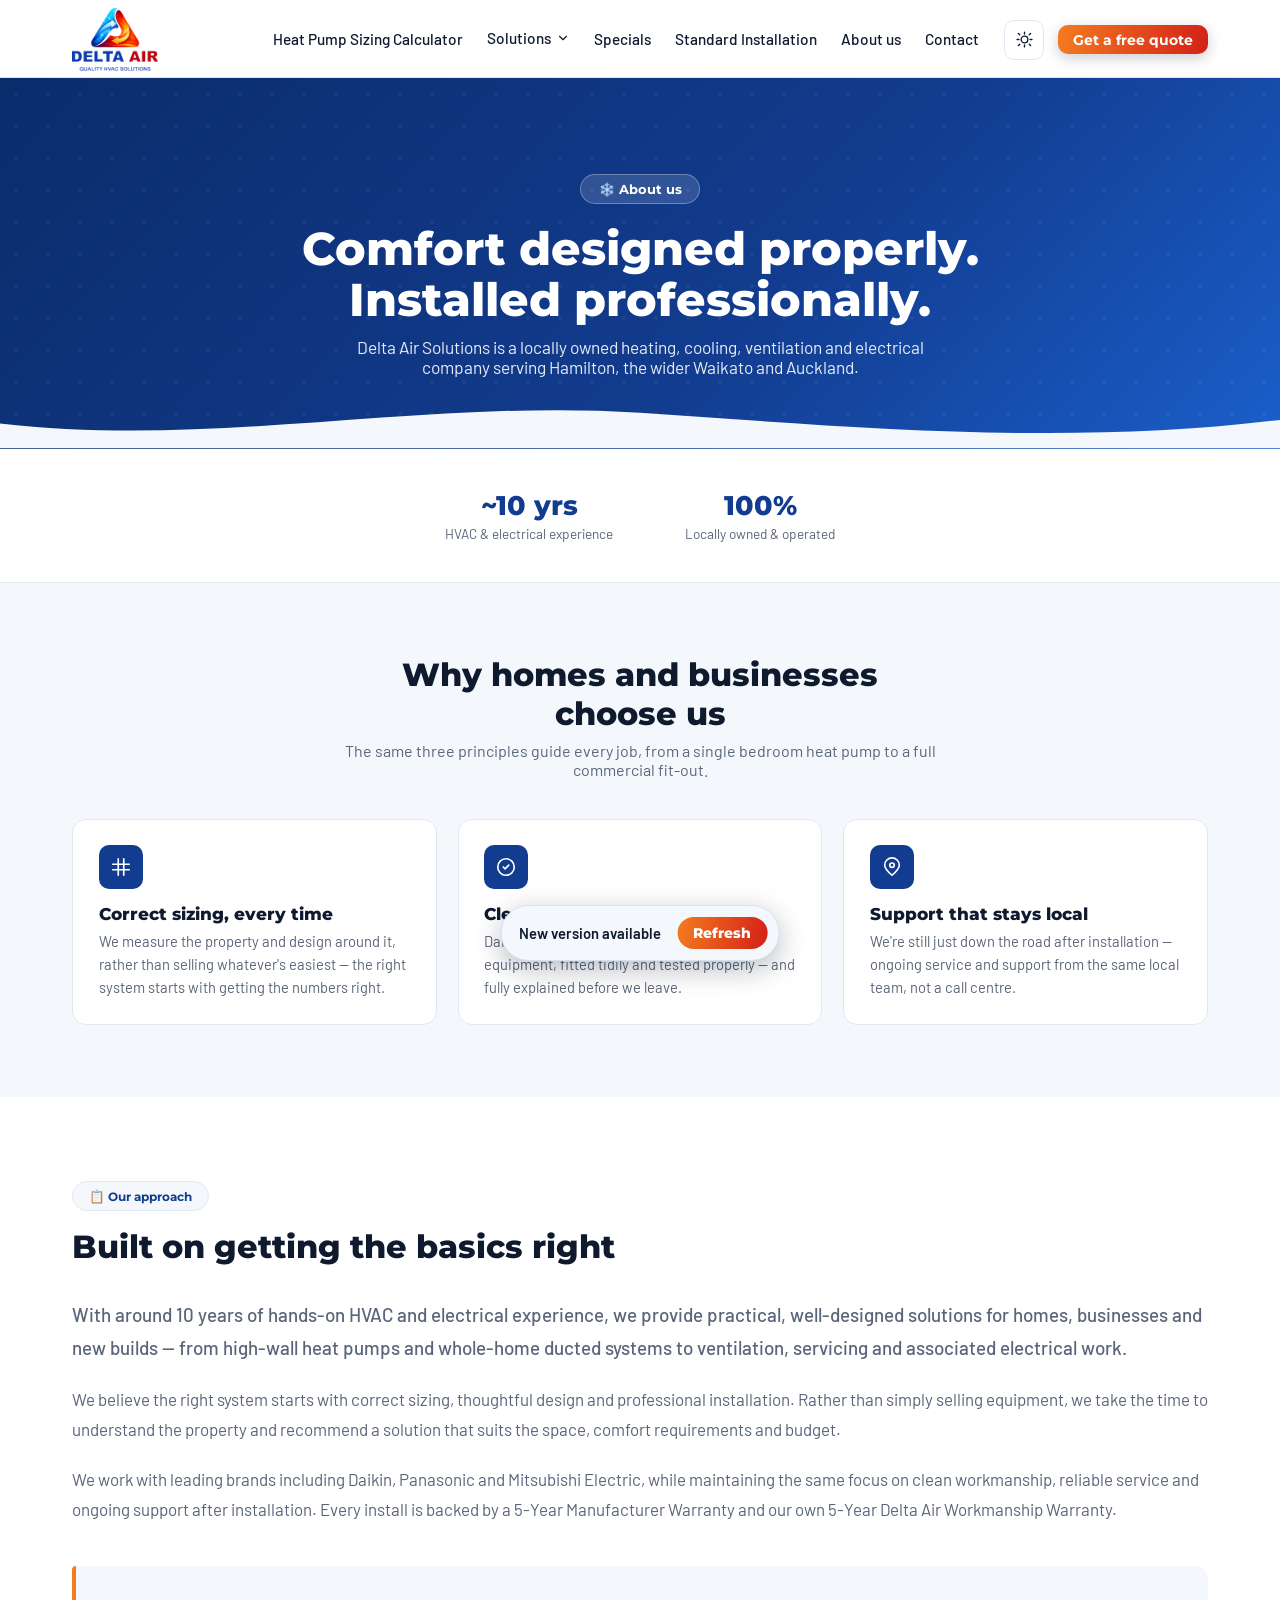
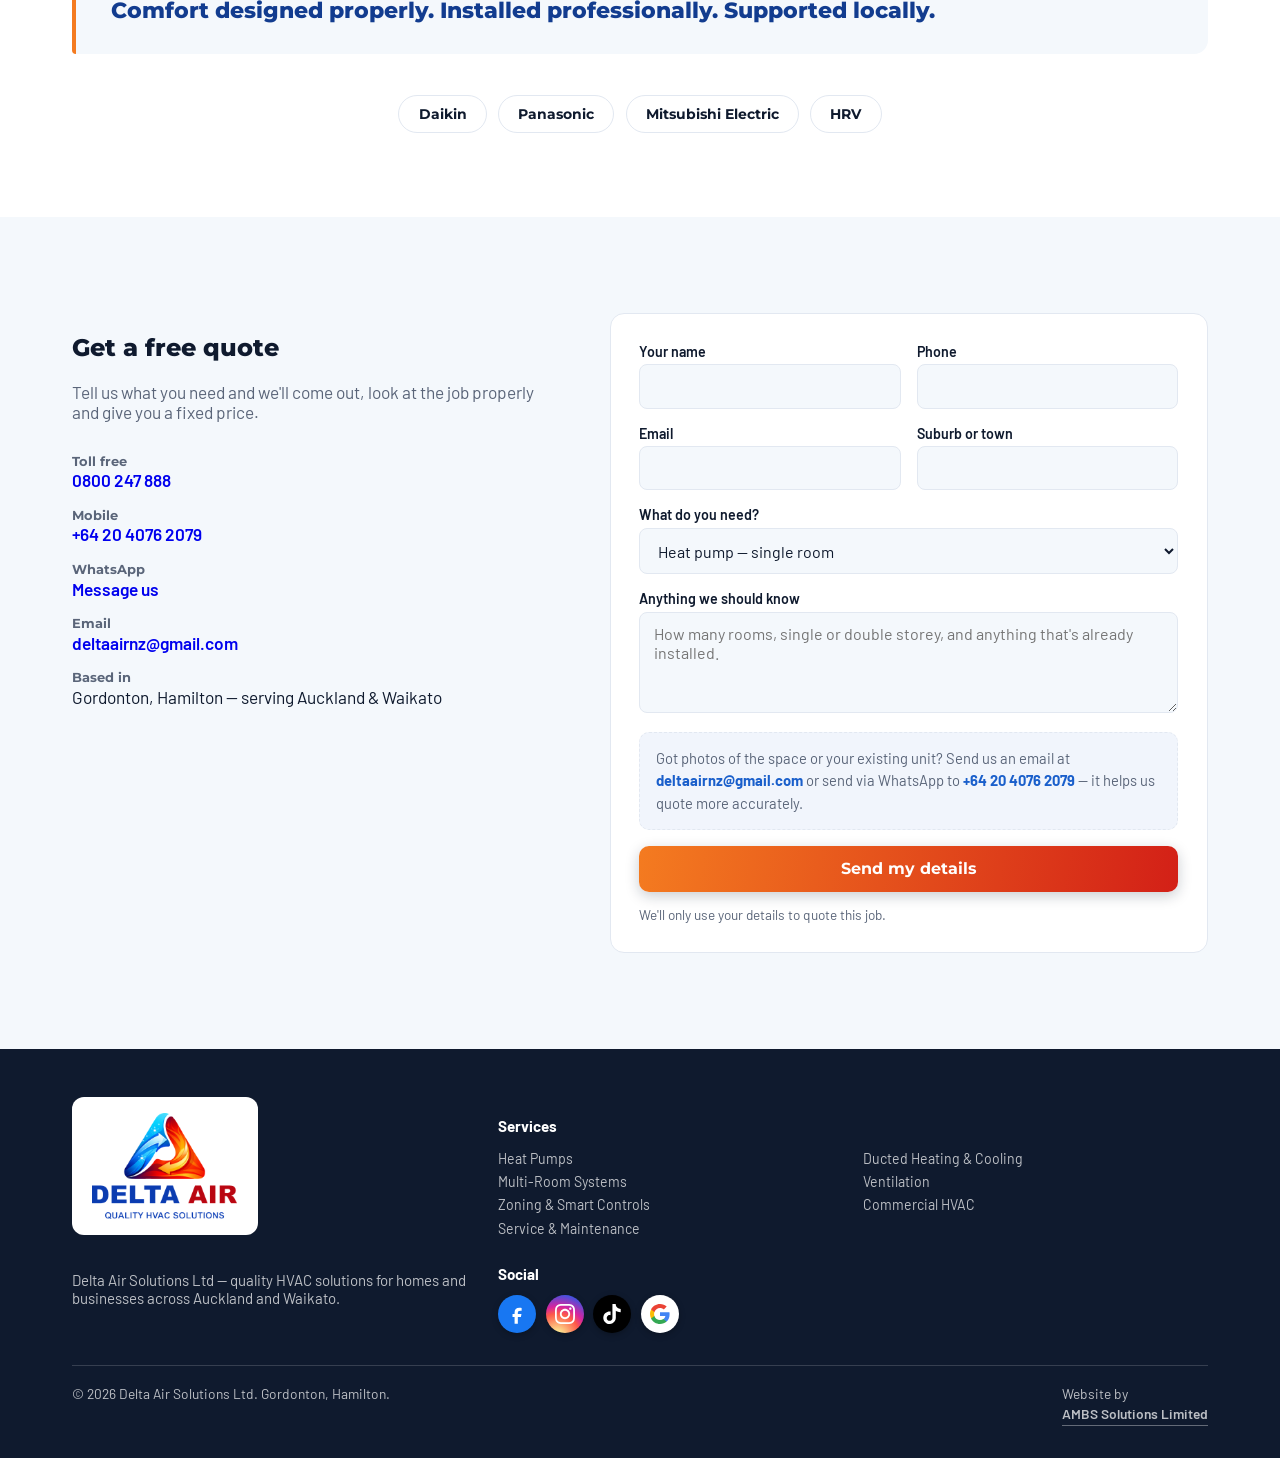
<file: about.html>
<!DOCTYPE html>
<html lang="en">
<head>
<meta charset="UTF-8">
<meta name="viewport" content="width=device-width, initial-scale=1.0, viewport-fit=cover">
<title>About Delta Air Solutions — Local HVAC Experts, Auckland & Waikato</title>
<meta name="description" content="Locally owned heating, cooling and ventilation company serving Hamilton, the wider Waikato and Auckland. Correct sizing, clean installs and local support.">
<link rel="preconnect" href="https://fonts.googleapis.com">
<link rel="preconnect" href="https://fonts.gstatic.com" crossorigin>
<link href="https://fonts.googleapis.com/css2?family=Montserrat:wght@600;700;800&family=Barlow:wght@400;500;600;700&display=swap" rel="stylesheet">
<link rel="icon" type="image/png" href="[data-uri]">
<link rel="apple-touch-icon" href="[data-uri]">
<style>
  :root{
    --ink:#0F1A2E; --muted:#5A6579; --bg:#F4F8FC; --card:#FFFFFF; --line:#E2E8F1;
    /* These three were declared ONLY inside the dark-mode blocks, so in light
       mode they resolved to nothing: the footer lost its navy background and
       its white text landed on the near-white page, and 33 surface usages had
       no colour. Light values must exist in the base :root, as on index. */
    --footer:#0F1A2E; --surface:#FFFFFF; --surface-2:#F4F8FC;
    --blue-900:#0B2C6B; --blue-800:#123C8F; --blue-600:#1A5FCB; --blue-400:#4FB2EE;
    --red-600:#D32017; --orange-500:#F47B20; --orange-400:#FBA01C;
  }
  *{box-sizing:border-box}
  /* height:100% caps the page at the viewport and breaks position:sticky
     on the header and promo bar — min-height keeps the layout intent. */
  html,body{min-height:100%}
  body{margin:0;background:var(--bg);color:var(--ink);font-family:'Barlow',system-ui,-apple-system,sans-serif;-webkit-font-smoothing:antialiased}
  h1,h2,h3{font-family:'Montserrat',system-ui,sans-serif;font-weight:800}
  .wrap{max-width:900px;margin:0 auto;padding:0 22px}
  .wrap--narrow{max-width:720px}

  .topbar{display:flex;align-items:center;justify-content:space-between;padding:1rem 1.2rem;background:#fff;border-bottom:1px solid var(--line)}
  .topbar .brand{display:flex;align-items:center;gap:.6rem;text-decoration:none;color:var(--ink);font-family:'Montserrat',sans-serif;font-weight:800;font-size:1.05rem}
  .topbar .brand img{width:32px;height:32px;border-radius:6px}
  .topbar .home-link{font-family:'Montserrat',sans-serif;font-weight:700;font-size:.88rem;color:var(--blue-600);text-decoration:none}
  .topbar .home-link:hover{text-decoration:underline}

  /* Hero */
  .about-hero{position:relative;overflow:hidden;background:linear-gradient(135deg,var(--blue-900),var(--blue-800) 60%,var(--blue-600));color:#fff;padding:clamp(56px,9vw,96px) 0 clamp(50px,7vw,72px);text-align:center}
  .about-hero__decor{position:absolute;inset:0;background-image:radial-gradient(rgba(255,255,255,.1) 2px,transparent 2px);background-size:32px 32px;opacity:.5;pointer-events:none}
  .about-hero__inner{position:relative}
  .about-hero__kicker{display:inline-flex;align-items:center;gap:.4rem;background:rgba(255,255,255,.14);border:1px solid rgba(255,255,255,.3);border-radius:999px;padding:.4rem 1.1rem;font-family:'Montserrat',sans-serif;font-weight:700;font-size:.8rem;margin-bottom:1.2rem}
  .about-hero h1{font-size:clamp(2rem,5vw,2.9rem);color:#fff;margin:0 0 .7rem;line-height:1.1}
  .about-hero p{font-size:1.08rem;color:rgba(255,255,255,.9);max-width:58ch;margin:0 auto}
  .about-wave{position:absolute;left:0;bottom:0;display:block;width:100%;height:auto}

  /* Stats strip */
  .stats-strip{background:var(--card);border-bottom:1px solid var(--line);padding:clamp(28px,4vw,40px) 0}
  /* Auto-fits however many stats are present, so the row stays centred
     rather than leaving empty columns. */
  .stats-grid{display:flex;flex-wrap:wrap;justify-content:center;gap:clamp(1.8rem,6vw,4.5rem);text-align:center}
  .stat-item b{display:block;font-family:'Montserrat',sans-serif;font-weight:800;font-size:clamp(1.3rem,2.6vw,1.7rem);color:var(--blue-800)}
  .stat-item span{display:block;font-size:.85rem;color:var(--muted);margin-top:.2rem}
  @media(max-width:700px){.stats-grid{grid-template-columns:repeat(2,1fr);gap:1.6rem 1rem}}

  /* Why us grid */
  .why-us{background:var(--bg);padding:clamp(48px,7vw,72px) 0}
  .why-us__head{text-align:center;max-width:600px;margin:0 auto clamp(28px,4vw,40px)}
  .why-us__head h2{font-size:clamp(1.5rem,3.2vw,2rem);margin:0 0 .5rem}
  .why-us__head p{color:var(--muted);margin:0;font-size:1rem}
  .why-grid{display:grid;grid-template-columns:repeat(3,1fr);gap:1.3rem}
  .why-card{background:var(--card);border:1px solid var(--line);border-radius:14px;padding:1.6rem;text-align:left;transition:border-color .15s,box-shadow .15s,transform .12s}
  .why-card:hover{border-color:var(--blue-400);box-shadow:0 10px 24px rgba(11,44,107,.08);transform:translateY(-2px)}
  .why-card__icon{width:44px;height:44px;border-radius:10px;background:var(--blue-800);color:#fff;display:grid;place-items:center;margin-bottom:.9rem}
  .why-card__icon svg{width:22px;height:22px}
  .why-card h3{font-size:1.05rem;margin:0 0 .4rem}
  .why-card p{margin:0;color:var(--muted);font-size:.92rem;line-height:1.55}
  @media(max-width:760px){.why-grid{grid-template-columns:1fr}}

  /* Story */
  .about-story{background:var(--card);padding:clamp(56px,8vw,84px) 0}
  .about-story__head{text-align:left;max-width:600px;margin:0 0 clamp(24px,3.4vw,32px)}
  .about-story__kicker{display:inline-flex;align-items:center;gap:.4rem;background:var(--bg);border:1px solid var(--line);border-radius:999px;padding:.4rem 1rem;font-family:'Montserrat',sans-serif;font-weight:700;font-size:.78rem;color:var(--blue-800);margin-bottom:1rem}
  .about-story__head h2{font-size:clamp(1.5rem,3.2vw,2rem);margin:0}
  .about-story p{font-size:1.06rem;line-height:1.75;color:var(--ink);margin:0 0 1.3rem}
  .about-story p:first-of-type{font-size:1.18rem;font-weight:500;color:var(--blue-900)}

  .about-tagline{position:relative;font-family:'Montserrat',sans-serif;font-weight:800;font-size:clamp(1.1rem,2.4vw,1.35rem);color:var(--blue-800);text-align:left;margin:2.6rem 0;padding:1.8rem 1.8rem 1.8rem 2.2rem;background:var(--bg);border-left:4px solid var(--orange-500);border-radius:4px 14px 14px 4px;line-height:1.4}

  .brands-row{display:flex;flex-wrap:wrap;gap:.7rem;justify-content:center;margin:2.2rem 0 0}
  .brands-row span{display:flex;align-items:center;gap:.4rem;font-family:'Montserrat',sans-serif;font-weight:700;font-size:.9rem;background:var(--card);border:1px solid var(--line);border-radius:999px;padding:.55rem 1.2rem;color:var(--ink)}

  /* CTA band */
  .about-cta{background:linear-gradient(120deg,var(--blue-900),var(--blue-800));color:#fff;text-align:center;padding:clamp(48px,7vw,72px) 0}
  .about-cta h2{color:#fff;font-size:clamp(1.4rem,3vw,1.9rem);margin:0 0 .6rem}
  .about-cta p{color:rgba(255,255,255,.85);margin:0 0 1.6rem;font-size:1rem}
  .about-cta__btn{display:inline-block;font-family:'Montserrat',sans-serif;font-weight:800;font-size:1rem;color:#fff;background:linear-gradient(100deg,#F47B20,#D32017);padding:1rem 2.2rem;border-radius:10px;text-decoration:none;box-shadow:0 10px 24px rgba(211,32,23,.35);transition:transform .12s ease}
  .about-cta__btn:hover{transform:translateY(-2px)}
  .about-cta__phone{display:block;margin:1.1rem 0 0 0!important;font-size:.92rem;color:rgba(255,255,255,.75)}
  .about-cta__phone a{color:#fff;font-weight:700;text-decoration:none}
  .about-cta__phone a:hover{text-decoration:underline}

/* ===== Header / nav (shared with the homepage) ===== */
.header{position:sticky;top:0;z-index:50;background:rgba(255,255,255,.95);backdrop-filter:blur(10px);border-bottom:1px solid var(--line)}

/* a little breathing room under the logo on laptop/desktop */
.header__bar{display:flex;align-items:center;gap:1.4rem;padding:.5rem 22px .4rem;max-width:var(--wrap);margin:0 auto}

/* Daikin heat pump giveaway — promo bar */
.giveaway-fab{
  position:fixed;right:1.1rem;bottom:1.1rem;z-index:80;
  display:flex;align-items:center;gap:.6rem;
  background:linear-gradient(100deg,var(--red-600),var(--orange-500));color:#fff;
  font-family:"Montserrat",sans-serif;
  padding:.7rem 1.1rem;border-radius:999px;text-decoration:none;
  box-shadow:0 10px 26px rgba(211,32,23,.4);
  animation:fabPulse 2.6s ease-in-out infinite, fabShake 6s ease-in-out infinite;
  transition:transform .15s ease,box-shadow .15s ease;
}
.giveaway-fab:hover{transform:translateY(-3px) !important;box-shadow:0 14px 30px rgba(211,32,23,.48)}
.giveaway-fab__icon{font-size:1.4rem;line-height:1;display:inline-block;animation:fabIconWiggle 1.8s ease-in-out infinite}
.giveaway-fab__body{display:flex;flex-direction:column;gap:.05rem;line-height:1.15}
.giveaway-fab__text{font-weight:800;font-size:.86rem;white-space:nowrap}
.giveaway-fab__countdown{font-weight:700;font-size:.72rem;color:#FFE7B8;white-space:nowrap}
@keyframes fabPulse{0%,100%{box-shadow:0 10px 26px rgba(211,32,23,.4)}50%{box-shadow:0 10px 26px rgba(211,32,23,.4),0 0 0 9px rgba(211,32,23,.16)}}
@keyframes fabShake{0%,88%,100%{transform:rotate(0)}90%{transform:rotate(-4deg)}92%{transform:rotate(4deg)}94%{transform:rotate(-3deg)}96%{transform:rotate(3deg)}98%{transform:rotate(0)}}
@keyframes fabIconWiggle{0%,100%{transform:rotate(0) scale(1)}50%{transform:rotate(-8deg) scale(1.08)}}
@media(prefers-reduced-motion:reduce){.giveaway-fab,.giveaway-fab__icon{animation:none}}
@media(max-width:480px){
  .giveaway-fab{right:.8rem;bottom:.8rem;padding:.6rem .95rem}
  .giveaway-fab__icon{font-size:1.2rem}
  .giveaway-fab__text{font-size:.78rem}
  .giveaway-fab__countdown{font-size:.66rem}
}
.brand{display:flex;align-items:center;text-decoration:none;flex:0 0 auto}
.brand__logo{display:block;width:135px;height:63px;background:var(--logo) left center/contain no-repeat}
.nav{display:flex;gap:1.5rem;margin-left:auto}
.nav a{font-weight:500;font-size:.96rem;color:var(--ink);text-decoration:none;padding:.3rem 0;border-bottom:2px solid transparent}
.nav a:hover{border-bottom-color:var(--orange-500)}
.nav__drop{position:relative;pointer-events:none}
.nav__panel-back{display:none}
.nav__drop > *{pointer-events:auto}
.nav__drop-btn{display:inline-flex;align-items:center;gap:.3rem;font-family:inherit;font-weight:500;font-size:.96rem;line-height:1.65;color:var(--ink);background:none;border:none;border-bottom:2px solid transparent;padding:.3rem 0;cursor:pointer}
.nav__drop-btn:hover{border-bottom-color:var(--orange-500)}
.nav__chev{width:14px;height:14px;transition:transform .2s ease;flex:0 0 auto}
.nav__drop.is-open .nav__chev{transform:rotate(180deg)}
.nav__panel{
  position:absolute;top:calc(100% + 14px);left:50%;transform:translateX(-50%) translateY(-6px);
  background:var(--surface);border:1px solid var(--line);border-radius:12px;
  box-shadow:0 16px 34px rgba(3,12,36,.16);padding:.5rem;min-width:230px;
  display:flex;flex-direction:column;gap:.1rem;
  opacity:0;pointer-events:none;transition:opacity .18s ease,transform .18s ease;z-index:60;
}
.nav__drop.is-open .nav__panel{opacity:1;pointer-events:auto;transform:translateX(-50%) translateY(0)}
.nav__panel a{padding:.55rem .7rem;border-radius:8px;font-size:.92rem;color:var(--ink);text-decoration:none;border-bottom:none!important;font-weight:500}
.nav__panel a:hover{background:var(--surface-2);color:var(--blue-600)}
.header__cta{display:flex;align-items:center;gap:.85rem}
.header__cta .btn{padding:.4rem .95rem;font-size:.85rem}
.header__call{display:grid;place-items:center;width:34px;height:34px;border-radius:50%;border:2px solid var(--line);color:var(--blue-800);text-decoration:none;transition:background .18s,border-color .18s,color .18s;flex:0 0 auto;animation:callFlash 2s ease-in-out infinite}
@keyframes callFlash{
  0%,100%{box-shadow:0 0 0 0 rgba(26,95,203,.45);border-color:var(--line)}
  50%{box-shadow:0 0 0 7px rgba(26,95,203,0);border-color:var(--blue-600)}
}
@media(prefers-reduced-motion:reduce){.header__call{animation:none}}
.header__call:hover{background:var(--blue-800);border-color:var(--blue-800);color:#fff;animation:none}
.header__call svg{width:16px;height:16px;fill:currentColor}
.burger{display:none;background:none;border:1px solid var(--line);border-radius:8px;padding:.45rem .7rem;font-size:1.1rem;cursor:pointer}
@media(max-width:980px){
  /* On mobile the Solutions item opens a slide-in submenu rather than an
     accordion, so point the chevron right (">") instead of down. */
  .nav__chev{transform:rotate(-90deg)}
  .nav__drop.is-open .nav__chev{transform:rotate(-90deg)}
  .nav{
    display:flex;order:3;width:100%;flex-direction:column;align-items:center;gap:0;
    max-height:0;opacity:0;overflow:hidden;
    transition:max-height .8s cubic-bezier(.4,0,.2,1),opacity .6s ease,padding-bottom .8s ease;
    padding-bottom:0;
  }
  /* Overlay the open menu rather than letting it expand the sticky header.
     Expanding in-flow grew the header ~250px, which pushed page content down
     and shifted the visitor's scroll position whenever they opened the menu
     part-way down the page. */
  .nav.is-open{
    max-height:calc(100vh - 100%);opacity:1;padding-bottom:.5rem;
    position:absolute;left:0;right:0;top:100%;
    background:rgba(255,255,255,.98);backdrop-filter:blur(10px);
    border-bottom:1px solid var(--line);
    box-shadow:0 18px 32px rgba(3,14,40,.16);
    overflow-y:auto;z-index:55;
  }
  .nav > a, .nav > .nav__drop{
    width:100%;text-align:center;padding:.7rem 0;border-bottom:1px solid var(--line);
    opacity:0;transform:translateY(-16px);
  }
  .nav.is-open > a, .nav.is-open > .nav__drop{animation:navDrop .6s cubic-bezier(.2,.8,.2,1) forwards}
  .nav.is-open > *:nth-child(1){animation-delay:.15s}
  .nav.is-open > *:nth-child(2){animation-delay:.28s}
  .nav.is-open > *:nth-child(3){animation-delay:.41s}
  .nav.is-open > *:nth-child(4){animation-delay:.54s}
  .nav.is-open > *:nth-child(5){animation-delay:.67s}
  .nav.is-open > *:nth-child(6){animation-delay:.80s}
  .nav__drop-btn{width:100%;justify-content:center;padding:.7rem 0}
  .nav > .nav__drop{border-bottom:none;padding:0;position:static}
  .nav__drop .nav__drop-btn{border-bottom:1px solid var(--line)}
  .nav__panel{
    position:static;transform:none!important;box-shadow:none;border:none;border-radius:0;
    background:var(--surface-2);min-width:0;padding:0;
    max-height:0;opacity:1;overflow:hidden;transition:max-height .4s ease;
  }
  .nav__drop.is-open .nav__panel{max-height:400px}
  .nav__panel a{text-align:center;border-radius:0;padding:.65rem 0;border-bottom:1px solid var(--line)!important}
  .nav__panel-back{display:none;width:100%;align-items:center;justify-content:center;gap:.4rem;background:none;border:none;border-bottom:1px solid var(--line);padding:.75rem 0;font-family:inherit;font-weight:700;font-size:.92rem;color:var(--blue-600);cursor:pointer}
  .nav__panel-back svg{width:16px;height:16px}
  /* Mobile drill-down: tapping "Solutions" replaces the main menu with the
     full Solutions submenu (plus the Back button above), rather than an
     inline accordion — tap Back to return to the main menu. */
  .nav.submenu-active > a, .nav.submenu-active > .nav__drop > .nav__drop-btn{display:none!important}
  .nav.submenu-active .nav__panel{
    display:flex!important;flex-direction:column;max-height:none!important;overflow:visible!important;
    position:static!important;width:100%;opacity:1!important;pointer-events:auto!important;
  }
  .nav.submenu-active .nav__panel a{display:block;width:100%}
  .nav.submenu-active .nav__panel-back{display:flex}
  @keyframes navDrop{
    from{opacity:0;transform:translateY(-16px)}
    to{opacity:1;transform:translateY(0)}
  }
  .header__bar{flex-wrap:wrap;gap:.7rem}
  .header__cta{margin-left:auto}
  .header__cta .btn{display:none}
  .burger{display:block;margin-left:.2rem}
  .brand__logo{width:106px;height:50px}
}

@media (prefers-color-scheme: dark){
html:not([data-theme="light"]){
    --ink:#E9EFF7;
    --muted:#97A6BC;
    --line:#22314C;
    --surface:#0B1220;
    --surface-2:#111B2C;
    --footer:#060B14;
  }
html:not([data-theme="light"]) body{background:var(--surface)}
html:not([data-theme="light"]) .header{background:rgba(11,18,32,.92);border-bottom-color:var(--line)}
html:not([data-theme="light"]) .header__call{border-color:var(--line);color:#9CC6FF}
html:not([data-theme="light"]) .header__call:hover{background:#9CC6FF;border-color:#9CC6FF;color:#0B1220}
html:not([data-theme="light"]) .burger{color:var(--ink);border-color:var(--line)}
html:not([data-theme="light"]) /* cards and panels */
  .hero__card, html:not([data-theme="light"]) .offer, html:not([data-theme="light"]) .form, html:not([data-theme="light"]) .revs__arrow, html:not([data-theme="light"]) .brands span, html:not([data-theme="light"]) .cards span{background:#121D31;border-color:var(--line);color:var(--ink)}
html:not([data-theme="light"]) .hero__card .price, html:not([data-theme="light"]) .offer .price{color:#9CC6FF}
html:not([data-theme="light"]) .offer:nth-child(2) .price{color:#FF9A5A}
html:not([data-theme="light"]) .field input, html:not([data-theme="light"]) .field select, html:not([data-theme="light"]) .field textarea{background:#0D1626;border-color:var(--line);color:var(--ink)}
html:not([data-theme="light"]) .field input:focus, html:not([data-theme="light"]) .field select:focus, html:not([data-theme="light"]) .field textarea:focus{background:#121D31}
html:not([data-theme="light"]) .revs__arrow{color:#9CC6FF}
html:not([data-theme="light"]) .revs__arrow:hover{background:#9CC6FF;border-color:#9CC6FF;color:#0B1220}
html:not([data-theme="light"]) .form__ok{background:#11301F;border-color:#245C3A;color:#B6F0C9}
html:not([data-theme="light"]) a{color:#9CC6FF}

  }

/* ===== About page dark mode ===== */
@media (prefers-color-scheme: dark){
html:not([data-theme="light"]) body{background:var(--surface);color:var(--ink)}
html:not([data-theme="light"]) .stats-strip{background:var(--surface-2);border-bottom-color:var(--line)}
html:not([data-theme="light"]) .stat-item b{color:#9CC6FF}
html:not([data-theme="light"]) .stat-item span{color:var(--muted)}
html:not([data-theme="light"]) .why-card, html:not([data-theme="light"]) .about-story__card{background:var(--surface-2);border-color:var(--line)}
html:not([data-theme="light"]) .why-card h3, html:not([data-theme="light"]) .about-story h2, html:not([data-theme="light"]) .why h2{color:var(--ink)}
html:not([data-theme="light"]) .why-card p, html:not([data-theme="light"]) .about-story p{color:var(--muted)}
html:not([data-theme="light"]) .nav__panel{background:var(--surface-2);border-color:var(--line);box-shadow:0 18px 38px rgba(0,0,0,.55)}
html:not([data-theme="light"]) .nav__panel a{color:var(--ink)}
html:not([data-theme="light"]) .nav.is-open{background:var(--surface-2);border-bottom-color:var(--line)}
html:not([data-theme="light"]) .nav a, html:not([data-theme="light"]) .nav__drop-btn{color:var(--ink)}
}

/* Header logo (background image, copied from the homepage) */
.brand__logo{display:block;width:135px;height:63px;background:var(--logo) left center/contain no-repeat}
/* Dark mode: the why-us and story sections kept light backgrounds. */
@media (prefers-color-scheme: dark){
html:not([data-theme="light"]) .why-us{background:var(--surface)}
html:not([data-theme="light"]) .why-us__head h2{color:var(--ink)}
html:not([data-theme="light"]) .why-us__head p{color:var(--muted)}
html:not([data-theme="light"]) .why-us__card, html:not([data-theme="light"]) .why-us .card{background:var(--surface-2);border-color:var(--line)}
html:not([data-theme="light"]) .why-us__card h3{color:var(--ink)}
html:not([data-theme="light"]) .why-us__card p{color:var(--muted)}
html:not([data-theme="light"]) .about-story{background:var(--surface-2)}
html:not([data-theme="light"]) .about-story h2{color:var(--ink)}
html:not([data-theme="light"]) .about-story p{color:var(--muted)}
}

/* "New version available" banner */
.update-bar{
  position:fixed;left:50%;bottom:18px;transform:translateX(-50%) translateY(140%);
  z-index:200;display:flex;align-items:center;gap:1rem;
  background:var(--ink);color:#fff;border-radius:999px;
  padding:.7rem .7rem .7rem 1.1rem;box-shadow:0 14px 34px rgba(3,12,36,.35);
  font-size:.92rem;max-width:calc(100% - 32px);
  transition:transform .4s cubic-bezier(.2,.8,.2,1);
}
.update-bar.is-visible{transform:translateX(-50%) translateY(0)}
.update-bar span{white-space:nowrap;overflow:hidden;text-overflow:ellipsis}
.update-bar button{
  flex:0 0 auto;background:var(--orange-500);color:#fff;border:0;border-radius:999px;
  font-family:"Montserrat",sans-serif;font-weight:700;font-size:.86rem;
  padding:.5rem 1rem;cursor:pointer;transition:background .2s;
}
.update-bar button:hover{background:var(--orange-400)}

/* ===== Mobile nav panel — dark mode ==================================
   The open menu kept a near-white background while the links went light,
   leaving the items almost invisible with the page showing through. */
@media (prefers-color-scheme: dark){
html:not([data-theme="light"]) .nav.is-open{
    background:#111B2C!important;
    border-bottom-color:#22314C!important;
    box-shadow:0 18px 32px rgba(0,0,0,.6)!important;
  }
html:not([data-theme="light"]) .nav.is-open > a, html:not([data-theme="light"]) .nav.is-open > .nav__drop > .nav__drop-btn{color:#E9EFF7!important}
html:not([data-theme="light"]) .nav > a, html:not([data-theme="light"]) .nav > .nav__drop{border-bottom-color:#22314C!important}
html:not([data-theme="light"]) .nav__panel{background:#111B2C!important;border-color:#22314C!important}
html:not([data-theme="light"]) .nav__panel a{color:#E9EFF7!important}
html:not([data-theme="light"]) .nav__panel-back{color:#9CC6FF!important;border-bottom-color:#22314C!important}
}

/* The open mobile menu kept a white background in dark mode while the link
   text went light — leaving the items nearly invisible with page content
   showing through. */
@media (prefers-color-scheme: dark){
html:not([data-theme="light"]) .nav.is-open{background:var(--surface-2)!important;border-bottom-color:var(--line)!important}
html:not([data-theme="light"]) .nav a, html:not([data-theme="light"]) .nav__drop-btn{color:var(--ink)!important}
html:not([data-theme="light"]) .nav__panel{background:var(--surface-2)!important;border-color:var(--line)!important}
html:not([data-theme="light"]) .nav__panel a{color:var(--ink)!important}
html:not([data-theme="light"]) .nav__panel-back{color:#9CC6FF!important}
html:not([data-theme="light"]) .nav > a, html:not([data-theme="light"]) .nav > .nav__drop{border-bottom-color:var(--line)!important}
}
/* mobile nav must be dark — marker */

/* "Install app" sits in the menu rather than the header bar — browsers bury
   their own install prompt, and the header had no room for another button.
   Hidden until the browser confirms the page is actually installable. */
.nav__install{display:none!important;align-items:center;gap:.4rem;color:var(--blue-600)!important;font-weight:700}
.nav__install.is-ready{display:inline-flex!important}
@media(max-width:980px){.nav__install.is-ready{display:block!important;width:100%;text-align:center}}
@media (prefers-color-scheme: dark){
html:not([data-theme="light"]) .nav__install{color:#9CC6FF!important}}

/* Promo banner (shared with the homepage) */
.giveaway-carousel{color:#fff;transition:background .5s ease;position:sticky;top:72px;z-index:49}
.giveaway-carousel{top:70px}
.giveaway-carousel[data-scheme="orange"]{background:linear-gradient(100deg,var(--red-600),var(--orange-500))}
.giveaway-carousel[data-scheme="blue"]{background:linear-gradient(100deg,var(--blue-900),var(--blue-600))}
.giveaway-carousel__inner{display:flex;align-items:center;justify-content:center;gap:1.4rem;flex-wrap:nowrap;padding:.5rem 22px;text-align:center;min-height:0}
.giveaway-carousel__viewport{flex:1 1 auto;min-width:0;overflow:hidden}
.giveaway-carousel__marquee{display:flex;width:max-content;will-change:transform;animation:giveawayMarquee 38s linear infinite}
.giveaway-carousel:hover .giveaway-carousel__marquee{animation-play-state:paused}
.giveaway-carousel__strip{
  display:inline-flex;align-items:center;flex:0 0 auto;white-space:nowrap;
  font-family:"Montserrat",sans-serif;font-weight:600;font-size:.98rem;line-height:1;
}
.giveaway-carousel__strip{font-weight:700}
.giveaway-carousel__strip b{font-weight:700}
.giveaway-carousel__sep{display:inline-block;width:4.5rem}
.giveaway-carousel__marquee{animation:none}
.giveaway-carousel__cta{font-family:"Montserrat",sans-serif;font-weight:800;font-size:.9rem;color:var(--red-600);background:#fff;text-decoration:none;white-space:nowrap;flex:0 0 auto;padding:.42rem 1.05rem;border-radius:999px;box-shadow:0 3px 10px rgba(0,0,0,.22);transition:transform .15s ease,box-shadow .15s ease;animation:ctaFlash 1.6s ease-in-out infinite}
.giveaway-carousel__cta{animation:none}
.giveaway-carousel__cta:hover{transform:translateY(-1px);box-shadow:0 5px 14px rgba(0,0,0,.28)}
.giveaway-carousel[data-scheme="blue"] .giveaway-carousel__cta{background:linear-gradient(100deg,#F47B20,#D32017);color:#fff}
.giveaway-carousel.is-hidden{display:none}
  .giveaway-carousel__inner{padding:.42rem 10px;gap:.6rem}
  .giveaway-carousel__strip{font-size:.8rem}
  .giveaway-carousel__cta{font-size:.8rem;padding:.38rem .75rem}
  .giveaway-carousel__strip{font-size:.72rem}
  .giveaway-carousel__cta{font-size:.72rem;padding:.34rem .65rem}
  .giveaway-carousel__inner{gap:.4rem}
  .giveaway-carousel__strip{font-size:.66rem}
  .giveaway-carousel__cta{font-size:.66rem;padding:.3rem .55rem}
.giveaway-carousel__clock{
  flex:0 0 auto;display:inline-flex;align-items:center;gap:.25rem;
  font-family:"Barlow",monospace;font-weight:700;font-size:.76rem;
  color:#fff;background:rgba(0,0,0,.2);
  border:1px solid rgba(255,255,255,.3);border-radius:999px;
  padding:.2rem .55rem;white-space:nowrap;letter-spacing:.01em;
}
.giveaway-carousel__clock{font-size:.66rem;padding:.16rem .4rem}
.giveaway-carousel__clock{font-size:.6rem;padding:.14rem .32rem;gap:.15rem}
.giveaway-carousel__clock{font-size:.55rem;padding:.12rem .28rem}
  .giveaway-carousel__cta{background:#1A5FCB;color:#fff;box-shadow:0 3px 10px rgba(0,0,0,.35)}
  .giveaway-carousel[data-scheme="blue"] .giveaway-carousel__cta{background:linear-gradient(100deg,#F47B20,#D32017);color:#fff}
  html:not([data-theme="dark"]) .giveaway-carousel__cta{background:#fff;color:var(--red-600);box-shadow:0 3px 10px rgba(0,0,0,.22)}
.giveaway-carousel__clock{
  font-family:"Montserrat",sans-serif!important;
  font-size:.86rem!important;font-weight:700!important;
  font-variant-numeric:tabular-nums;
}
.giveaway-carousel__cta{font-size:.86rem;font-weight:700}
.giveaway-carousel__strip{font-size:.8rem;font-weight:700}
.giveaway-carousel__strip b{font-size:inherit;font-weight:700}
  .giveaway-carousel__clock{font-size:.66rem!important}
  .giveaway-carousel__cta{font-size:.72rem}
  .giveaway-carousel__strip{font-size:.7rem}
  .giveaway-carousel__strip b{font-size:inherit}
  .giveaway-carousel__clock{font-size:.6rem!important}
  .giveaway-carousel__cta{font-size:.64rem}
  .giveaway-carousel__strip{font-size:.64rem}
  .giveaway-carousel__strip b{font-size:inherit}
  .giveaway-carousel__inner{gap:.5rem;padding-left:12px;padding-right:12px}
  .giveaway-carousel__clock{font-size:.62rem!important;padding:.12rem .38rem!important;gap:.12rem}
  .giveaway-carousel__cta{font-size:.68rem;padding:.3rem .6rem}
  .giveaway-carousel__strip{font-size:.76rem}
  .giveaway-carousel__inner{gap:.38rem;padding-left:10px;padding-right:10px}
  .giveaway-carousel__clock{font-size:.58rem!important;padding:.1rem .3rem!important}
  .giveaway-carousel__cta{font-size:.62rem;padding:.26rem .5rem}
  .giveaway-carousel__strip{font-size:.72rem}
.giveaway-carousel__strip{
  font-family:"Montserrat","Helvetica Neue",Arial,sans-serif!important;
  font-weight:700!important;
  -webkit-text-size-adjust:100%!important;
  text-size-adjust:100%!important;
}
.giveaway-carousel__strip b,
.giveaway-carousel__strip span{
  font-family:inherit!important;
  font-size:inherit!important;
  font-weight:inherit!important;
  font-style:normal!important;
}
    var sep = '<span class="giveaway-carousel__sep"></span>';
    var html = '';
    for (var i = 0; i < messages.length; i++) {
      var m = messages[i];
      html += (typeof m === 'function' ? m() : m) + sep;
    }
@media(max-width:1023px){.giveaway-carousel{top:70px}}
@media(prefers-reduced-motion:reduce){.giveaway-carousel__marquee{animation:none}}
@media(prefers-reduced-motion:reduce){.giveaway-carousel__cta{animation:none}}
@media(max-width:780px){.giveaway-carousel__clock{font-size:.66rem;padding:.16rem .4rem}}
@media(max-width:520px){.giveaway-carousel__clock{font-size:.6rem;padding:.14rem .32rem;gap:.15rem}}
@media(max-width:400px){.giveaway-carousel__clock{font-size:.55rem;padding:.12rem .28rem}}
@media (prefers-color-scheme: light){
  html:not([data-theme="dark"]) .giveaway-carousel__cta{background:#fff;color:var(--red-600);box-shadow:0 3px 10px rgba(0,0,0,.22)}
}

/* The phone icon is a mobile convenience — on desktop the number is in the
   footer and contact section, so it only adds clutter beside the CTA. */
@media(min-width:981px){
  .header__call{display:none!important}
}
/* phone icon is mobile-only — marker */

/* Promo bar — re-declared last so the homepage values win over any
   earlier page-specific overrides, keeping the bar identical
   across every page. */
.giveaway-carousel{color:#fff;transition:background .5s ease;position:sticky;top:72px;z-index:49}

@media(max-width:1023px){.giveaway-carousel{top:70px}}
.giveaway-carousel[data-scheme="orange"]{background:linear-gradient(100deg,var(--red-600),var(--orange-500))}

.giveaway-carousel[data-scheme="blue"]{background:linear-gradient(100deg,var(--blue-900),var(--blue-600))}

.giveaway-carousel__inner{display:flex;align-items:center;justify-content:center;gap:1.4rem;flex-wrap:nowrap;padding:.5rem 22px;text-align:center;min-height:0}

.giveaway-carousel__viewport{flex:1 1 auto;min-width:0;overflow:hidden}

.giveaway-carousel__marquee{display:flex;width:max-content;will-change:transform;animation:giveawayMarquee 38s linear infinite}

.giveaway-carousel:hover .giveaway-carousel__marquee{animation-play-state:paused}

.giveaway-carousel__strip{
  display:inline-flex;align-items:center;flex:0 0 auto;white-space:nowrap;
  font-family:"Montserrat",sans-serif;font-weight:600;font-size:.98rem;line-height:1;
}

.giveaway-carousel__strip{font-weight:700}

.giveaway-carousel__strip b{font-weight:700}

.giveaway-carousel__sep{display:inline-block;width:4.5rem}

@media(prefers-reduced-motion:reduce){.giveaway-carousel__marquee{animation:none}}
.giveaway-carousel__cta{font-family:"Montserrat",sans-serif;font-weight:800;font-size:.9rem;color:var(--red-600);background:#fff;text-decoration:none;white-space:nowrap;flex:0 0 auto;padding:.42rem 1.05rem;border-radius:999px;box-shadow:0 3px 10px rgba(0,0,0,.22);transition:transform .15s ease,box-shadow .15s ease;animation:ctaFlash 1.6s ease-in-out infinite}

@media(prefers-reduced-motion:reduce){.giveaway-carousel__cta{animation:none}}
.giveaway-carousel__cta:hover{transform:translateY(-1px);box-shadow:0 5px 14px rgba(0,0,0,.28)}

.giveaway-carousel[data-scheme="blue"] .giveaway-carousel__cta{background:linear-gradient(100deg,#F47B20,#D32017);color:#fff}

.giveaway-carousel.is-hidden{display:none}

@media(max-width:640px){
  .giveaway-carousel__inner{padding:.42rem 10px;gap:.6rem}
  
.giveaway-carousel__strip{font-size:.8rem}
  
.giveaway-carousel__cta{font-size:.8rem;padding:.38rem .75rem}
}
@media(max-width:360px){
  .giveaway-carousel__strip{font-size:.72rem}
  
.giveaway-carousel__cta{font-size:.72rem;padding:.34rem .65rem}
}
@media(max-width:330px){
  .giveaway-carousel__inner{gap:.4rem}
  
.giveaway-carousel__strip{font-size:.66rem}
  
.giveaway-carousel__cta{font-size:.66rem;padding:.3rem .55rem}
}
.giveaway-carousel__clock{
  flex:0 0 auto;display:inline-flex;align-items:center;gap:.25rem;
  font-family:"Barlow",monospace;font-weight:700;font-size:.76rem;
  color:#fff;background:rgba(0,0,0,.2);
  border:1px solid rgba(255,255,255,.3);border-radius:999px;
  padding:.2rem .55rem;white-space:nowrap;letter-spacing:.01em;
}

@media(max-width:780px){.giveaway-carousel__clock{font-size:.66rem;padding:.16rem .4rem}}
@media(max-width:520px){.giveaway-carousel__clock{font-size:.6rem;padding:.14rem .32rem;gap:.15rem}}
@media(max-width:400px){.giveaway-carousel__clock{font-size:.55rem;padding:.12rem .28rem}}
@media (prefers-color-scheme: dark){
html:not([data-theme="light"]) .giveaway-carousel__cta{background:#1A5FCB;color:#fff;box-shadow:0 3px 10px rgba(0,0,0,.35)}
html:not([data-theme="light"]) .giveaway-carousel[data-scheme="blue"] .giveaway-carousel__cta{background:linear-gradient(100deg,#F47B20,#D32017);color:#fff}
}
@media (prefers-color-scheme: light){
  html:not([data-theme="dark"]) .giveaway-carousel__cta{background:#fff;color:var(--red-600);box-shadow:0 3px 10px rgba(0,0,0,.22)}
}
.giveaway-carousel__clock{
  font-family:"Montserrat",sans-serif!important;
  font-size:.86rem!important;font-weight:700!important;
  font-variant-numeric:tabular-nums;
}

.giveaway-carousel__cta{font-size:.86rem;font-weight:700}

.giveaway-carousel__strip{font-size:.8rem;font-weight:700}

.giveaway-carousel__strip b{font-size:inherit;font-weight:700}

@media(max-width:780px){
  .giveaway-carousel__clock{font-size:.66rem!important}
  
.giveaway-carousel__cta{font-size:.72rem}
  
.giveaway-carousel__strip{font-size:.7rem}
  
.giveaway-carousel__strip b{font-size:inherit}
}
@media(max-width:520px){
  .giveaway-carousel__clock{font-size:.6rem!important}
  
.giveaway-carousel__cta{font-size:.64rem}
  
.giveaway-carousel__strip{font-size:.64rem}
  
.giveaway-carousel__strip b{font-size:inherit}
}
@media(max-width:560px){
  .giveaway-carousel__inner{gap:.5rem;padding-left:12px;padding-right:12px}
  
.giveaway-carousel__clock{font-size:.62rem!important;padding:.12rem .38rem!important;gap:.12rem}
  
.giveaway-carousel__cta{font-size:.68rem;padding:.3rem .6rem}
  
.giveaway-carousel__strip{font-size:.76rem}
}
@media(max-width:400px){
  .giveaway-carousel__inner{gap:.38rem;padding-left:10px;padding-right:10px}
  
.giveaway-carousel__clock{font-size:.58rem!important;padding:.1rem .3rem!important}
  
.giveaway-carousel__cta{font-size:.62rem;padding:.26rem .5rem}
  
.giveaway-carousel__strip{font-size:.72rem}
}
.giveaway-carousel__strip{
  font-family:"Montserrat","Helvetica Neue",Arial,sans-serif!important;
  font-weight:700!important;
  -webkit-text-size-adjust:100%!important;
  text-size-adjust:100%!important;
}

.giveaway-carousel__strip b,
.giveaway-carousel__strip span{
  font-family:inherit!important;
  font-size:inherit!important;
  font-weight:inherit!important;
  font-style:normal!important;
}


    var sep = '<span class="giveaway-carousel__sep"></span>';
    var html = '';
    for (var i = 0; i < messages.length; i++) {
      var m = messages[i];
      html += (typeof m === 'function' ? m() : m) + sep;
    }
    
/* About used a narrower content width than the rest of the site */
:root{ --wrap:1180px; }

/* Pin the pill and button geometry to the homepage values — page CSS
   was giving them different padding, so the bar sat shorter. */
.giveaway-carousel .giveaway-carousel__cta{font-family:"Montserrat",sans-serif;font-weight:800;font-size:.9rem;color:var(--red-600);background:#fff;text-decoration:none;white-space:nowrap;flex:0 0 auto;padding:.42rem 1.05rem;border-radius:999px;box-shadow:0 3px 10px rgba(0,0,0,.22);transition:transform .15s ease,box-shadow .15s ease;animation:ctaFlash 1.6s ease-in-out infinite}
.giveaway-carousel .giveaway-carousel__clock{
  flex:0 0 auto;display:inline-flex;align-items:center;gap:.25rem;
  font-family:"Barlow",monospace;font-weight:700;font-size:.76rem;
  color:#fff;background:rgba(0,0,0,.2);
  border:1px solid rgba(255,255,255,.3);border-radius:999px;
  padding:.2rem .55rem;white-space:nowrap;letter-spacing:.01em;
}

/* Page-level link/button styles kept altering the pill padding, so the bar
   rendered a few px shorter than the homepage. Fix the geometry outright. */
.giveaway-carousel .giveaway-carousel__inner{min-height:36px}
.giveaway-carousel .giveaway-carousel__cta{
  padding:.42rem 1.05rem!important;line-height:1.45!important;min-height:0!important;
  display:inline-flex!important;align-items:center!important;border-radius:999px!important;
}
.giveaway-carousel .giveaway-carousel__clock{
  padding:.2rem .55rem!important;line-height:1.45!important;min-height:0!important;
}

/* Final: one fixed height for the bar and its controls on every page. */
.giveaway-carousel .giveaway-carousel__inner{min-height:38px;align-items:center}
.giveaway-carousel .giveaway-carousel__cta{height:30px!important;padding:0 1rem!important}
.giveaway-carousel .giveaway-carousel__clock{height:24px!important;padding:0 .55rem!important}
@media(max-width:560px){
  .giveaway-carousel .giveaway-carousel__cta{height:26px!important;padding:0 .7rem!important}
  .giveaway-carousel .giveaway-carousel__clock{height:22px!important;padding:0 .4rem!important}
}

/* The marquee keyframes did not come across with the banner CSS, so the
   animation was assigned but had nothing to run. */
@keyframes giveawayMarquee{from{transform:translateX(0)}to{transform:translateX(-50%)}}

/* The promo bar must span the same width on every page — About in particular
   was using a 900px content wrapper, which squeezed the scrolling message
   into far less space than the homepage. */
/* About has its own narrower .wrap (900px) for body copy; the promo bar
   must still span the full site width like every other page. */
.giveaway-carousel > .wrap,
.giveaway-carousel .giveaway-carousel__inner{max-width:1180px!important;width:100%}

/* Promo bar width — declared last, with an id selector so it beats any
   page-specific .wrap rule (About caps body copy at 900px). */
#giveawayCarousel .wrap{max-width:1180px!important;width:100%!important}
#giveawayCarousel .giveaway-carousel__viewport{flex:1 1 auto!important}

/* Promo bar spans the full site width on every page (About caps its body
   .wrap at 900px, which was squeezing the scrolling message). */
#giveawayCarousel .wrap{max-width:1180px!important;width:100%!important}

/* Logo image and CTA button styles were missing here, so the header
   showed no logo and a plain underlined link instead of the button. */
:root{
  /* --logo now lives in shared.css */
}
.btn{display:inline-flex;align-items:center;justify-content:center;gap:.5rem;font-family:"Montserrat",sans-serif;font-weight:700;font-size:.97rem;padding:.85rem 1.5rem;border-radius:10px;border:2px solid transparent;text-decoration:none;cursor:pointer;transition:transform .12s ease,box-shadow .12s ease,background .2s}
.btn--hot{background:linear-gradient(100deg,#F47B20,#D32017);color:#fff;box-shadow:0 6px 18px rgba(211,32,23,.26)}
.header .brand__logo{background:var(--logo) left center/contain no-repeat;display:block;width:135px;height:63px}
@media(max-width:980px){.header .brand__logo{width:106px;height:50px}}

/* ===== Critical chrome fixes (also in shared.css) ====================
   Duplicated inline so the page still renders correctly if shared.css
   is unavailable — e.g. previewing this file on its own. */
.nav a,.nav__drop-btn{line-height:1.65!important;display:inline-flex;align-items:center}
.nav__drop-btn{padding-top:.3rem;padding-bottom:.3rem}
@media(min-width:981px){
  .hero__inner{align-items:start}
  .hero__card{margin-top:0}
}
.about-story h2,.why-us__head h2,.why-us__card h3{color:var(--ink)}
.about-story p,.why-us__head p,.why-us__card p,.stat-item span{color:var(--muted)}
.stat-item b{color:var(--blue-800)}

/* ===== Header in dark mode =========================================
   The header kept its white background while the rest of the page went
   dark, which left a bright band across the top and a hard black seam
   where it met the promo bar. */
@media (prefers-color-scheme: dark){
html:not([data-theme="light"]) .header{
    background:rgba(11,18,32,.95)!important;
    border-bottom-color:var(--line)!important;
  }
html:not([data-theme="light"]) .header__bar{background:transparent!important}
html:not([data-theme="light"]) .burger{border-color:var(--line)!important;color:var(--ink)!important;background:transparent!important}
html:not([data-theme="light"]) .header__call{border-color:var(--line)!important;color:#9CC6FF!important}
html:not([data-theme="light"]) .header__call:hover{background:var(--blue-600)!important;border-color:var(--blue-600)!important;color:#fff!important}
html:not([data-theme="light"]) .nav a, html:not([data-theme="light"]) .nav__drop-btn{color:var(--ink)!important}
html:not([data-theme="light"]) body{background:var(--surface)}
}

/* Mobile menu items centred (fallback if shared.css is absent) */
@media(max-width:980px){
  .nav > a,.nav > .nav__drop,.nav__install{
    width:100%!important;text-align:center!important;
    display:block!important;
  }
  .nav > .nav__drop > .nav__drop-btn{
    width:100%!important;justify-content:center!important;
  }
}


/* The promo bar's sticky offset (72px) was larger than the header's actual
   height on tablet and mobile (65px), leaving a strip of page showing
   between the two as you scroll. Match the offset to the real height. */

/* Brand pills kept a white background in dark mode while the text went
   light, leaving white-on-white. Give them the dark surface instead. */
@media (prefers-color-scheme: dark){
html:not([data-theme="light"]) .brands span, html:not([data-theme="light"]) .brands-row span, html:not([data-theme="light"]) .cards span, html:not([data-theme="light"]) .about-brands span, html:not([data-theme="light"]) .why-us .brands span{
    background:var(--surface-2)!important;
    border-color:var(--line)!important;
    color:var(--ink)!important;
  }
}

/* The CTA carried a red-tinted glow behind an orange gradient, which read as
   a second colour bleeding out around the edges rather than as a shadow.
   A neutral shadow gives the same lift without the colour halo. */
.btn--hot{
  box-shadow:0 4px 14px rgba(15,26,46,.22)!important;
}
.btn--hot:hover{
  box-shadow:0 6px 18px rgba(15,26,46,.28)!important;
}

/* Brand gradient restored (orange into red). The red *glow* behind the
   button is what was removed — the shadow is neutral, with a subtle inner
   highlight so the button still reads as embossed. */
.btn--hot{
  background:linear-gradient(100deg,#F47B20,#D32017)!important;
  box-shadow:0 4px 14px rgba(15,26,46,.24),
             inset 0 1px 0 rgba(255,255,255,.28)!important;
}
.btn--hot:hover{
  background:linear-gradient(100deg,#F58B2E,#E0311F)!important;
  box-shadow:0 6px 18px rgba(15,26,46,.30),
             inset 0 1px 0 rgba(255,255,255,.34)!important;
}

/* Gradient stays within the orange family — the previous orange-to-red ramp
   left a visibly red edge that read as a second colour. */
.btn--hot,
a.btn--hot,
button.btn--hot,
.header .btn--hot,
.hero__actions .btn--hot{
  background-image:linear-gradient(100deg,#F47B20,#D32017)!important;
  background-color:#EA6A1A!important;
  box-shadow:0 4px 14px rgba(15,26,46,.22)!important;
}
.btn--hot:hover{
  background-image:linear-gradient(100deg,#F98A2E,#E03226)!important;
}

/* The button carries a 2px transparent border. With background-clip at its
   default (border-box) the solid fill paints under that border and shows as
   a darker strip down the left edge. Clip to the padding box and drop the
   solid colour so only the gradient renders. */
/* No border at all, rather than a transparent one. A transparent border with
   padding-box clipping showed the page through it as a white ring; with
   border-box clipping it showed the fill as a dark strip. Removing it avoids
   both. */
.btn--hot,
a.btn--hot,
button.btn--hot{
  border:0!important;
  background-color:transparent!important;
  background-clip:border-box!important;
}

/* Sticky header + promo bar, hardened.
   position:sticky silently fails if any ancestor has overflow other than
   visible, or if html/body are height-constrained — both of which have bitten
   this site already. Pin the chain explicitly so it holds on every browser. */
/* No overflow on html/body: any value other than visible can silently
   disable position:sticky for descendants in some browsers. */
html,body{overflow:visible;min-height:100%;height:auto}
body{position:relative}
main,.app-wrap,.app{overflow:visible!important}
.header{position:sticky!important;top:0!important;z-index:60!important}
.giveaway-carousel{position:sticky!important;z-index:59!important}
@supports (position:-webkit-sticky){
  .header{position:-webkit-sticky!important;top:0!important}
  .giveaway-carousel{position:-webkit-sticky!important}
}

/* Dark mode: the intro paragraph in the narrow wrap kept a deep-blue colour
   that is unreadable on a dark background. Covered in shared.css, duplicated
   here so it still holds if that file is unavailable. */
@media (prefers-color-scheme: dark){
html:not([data-theme="light"]) .wrap--narrow p, html:not([data-theme="light"]) .about-story p, html:not([data-theme="light"]) .why-us__head p, html:not([data-theme="light"]) .why-card p, html:not([data-theme="light"]) .why-us__card p{color:var(--muted)!important}
html:not([data-theme="light"]) .wrap--narrow h2, html:not([data-theme="light"]) .about-story h2, html:not([data-theme="light"]) .why-card h3, html:not([data-theme="light"]) .why-us__card h3{color:var(--ink)!important}
}

/* The scrolling marquee is ~1638px wide by design; it must be clipped by its
   viewport. On solutions/calculator it was escaping, which made the whole
   page horizontally scrollable — that sideways scroll is what made the
   sticky header appear to drift away. */
#giveawayCarousel{overflow:hidden!important;max-width:100vw}
#giveawayCarousel .giveaway-carousel__viewport{overflow:hidden!important;min-width:0}
#giveawayCarousel .wrap{overflow:hidden}

/* Show the full hint wherever it fits — the shortened variants were kicking
   in earlier than necessary on phones. */
@media(max-width:820px){
  .hpunit__hint-full{display:inline!important}
  .hpunit__hint-mid,.hpunit__hint-short{display:none!important}
}
@media(max-width:345px){
  .hpunit__hint-full{display:none!important}
  .hpunit__hint-mid{display:inline!important}
}

/* The "new version available" bar had dark text on a dark panel in dark mode. */

/* Contact form + footer styles (shared with solutions) */
.wrap{width:100%;max-width:var(--wrap);margin:0 auto;padding:0 22px}
.section{padding:clamp(54px,7.5vw,96px) 0}
.section--tint{background:var(--surface-2)}
.lede{font-size:1.08rem;color:var(--muted);max-width:62ch}
.head{max-width:60ch;margin-bottom:2.4rem}
.head h2{margin-bottom:.6rem}
.btn{display:inline-flex;align-items:center;justify-content:center;gap:.5rem;font-family:"Montserrat",sans-serif;font-weight:700;font-size:.97rem;padding:.85rem 1.5rem;border-radius:10px;border:2px solid transparent;text-decoration:none;cursor:pointer;transition:transform .12s ease,box-shadow .12s ease,background .2s}
.btn--hot{background:linear-gradient(100deg,#F47B20,#D32017);color:#fff;box-shadow:0 6px 18px rgba(211,32,23,.26)}
.btn--hot:hover{transform:translateY(-2px)}
.btn--cool{background:linear-gradient(100deg,var(--blue-800),var(--blue-600));color:#fff;box-shadow:0 6px 18px rgba(18,60,143,.24)}
.btn--cool:hover{transform:translateY(-2px)}
.btn--ghost{background:transparent;border-color:var(--line);color:var(--ink)}
.btn--ghost:hover{border-color:var(--blue-600);color:var(--blue-800)}
.header{position:sticky;top:0;z-index:50;background:rgba(255,255,255,.95);backdrop-filter:blur(10px);border-bottom:1px solid var(--line)}
/* a little breathing room under the logo on laptop/desktop */
.header__bar{display:flex;align-items:center;gap:1.4rem;padding:.5rem 22px .4rem;max-width:var(--wrap);margin:0 auto}
.header__cta{display:flex;align-items:center;gap:.85rem}
.header__cta .btn{padding:.4rem .95rem;font-size:.85rem}
.header__call{display:grid;place-items:center;width:34px;height:34px;border-radius:50%;border:2px solid var(--line);color:var(--blue-800);text-decoration:none;transition:background .18s,border-color .18s,color .18s;flex:0 0 auto;animation:callFlash 2s ease-in-out infinite}
@media(prefers-reduced-motion:reduce){.header__call{animation:none}}
.header__call:hover{background:var(--blue-800);border-color:var(--blue-800);color:#fff;animation:none}
.header__call svg{width:16px;height:16px;fill:currentColor}
@media(max-width:980px){
  /* On mobile the Solutions item opens a slide-in submenu rather than an
     accordion, so point the chevron right (">") instead of down. */
  .nav__chev{transform:rotate(-90deg)}
  .nav__drop.is-open .nav__chev{transform:rotate(-90deg)}
  .nav{
    display:flex;order:3;width:100%;flex-direction:column;align-items:center;gap:0;
    max-height:0;opacity:0;overflow:hidden;
    transition:max-height .8s cubic-bezier(.4,0,.2,1),opacity .6s ease,padding-bottom .8s ease;
    padding-bottom:0;
  }
  /* Overlay the open menu rather than letting it expand the sticky header.
     Expanding in-flow grew the header ~250px, which pushed page content down
     and shifted the visitor's scroll position whenever they opened the menu
     part-way down the page. */
  .nav.is-open{
    max-height:calc(100vh - 100%);opacity:1;padding-bottom:.5rem;
    position:absolute;left:0;right:0;top:100%;
    background:rgba(255,255,255,.98);backdrop-filter:blur(10px);
    border-bottom:1px solid var(--line);
    box-shadow:0 18px 32px rgba(3,14,40,.16);
    overflow-y:auto;z-index:55;
  }
  .nav > a, .nav > .nav__drop{
    width:100%;text-align:center;padding:.7rem 0;border-bottom:1px solid var(--line);
    opacity:0;transform:translateY(-16px);
  }
  .nav.is-open > a, .nav.is-open > .nav__drop{animation:navDrop .6s cubic-bezier(.2,.8,.2,1) forwards}
  .nav.is-open > *:nth-child(1){animation-delay:.15s}
  .nav.is-open > *:nth-child(2){animation-delay:.28s}
  .nav.is-open > *:nth-child(3){animation-delay:.41s}
  .nav.is-open > *:nth-child(4){animation-delay:.54s}
  .nav.is-open > *:nth-child(5){animation-delay:.67s}
  .nav.is-open > *:nth-child(6){animation-delay:.80s}
  .nav__drop-btn{width:100%;justify-content:center;padding:.7rem 0}
  .nav > .nav__drop{border-bottom:none;padding:0;position:static}
  .nav__drop .nav__drop-btn{border-bottom:1px solid var(--line)}
  .nav__panel{
    position:static;transform:none!important;box-shadow:none;border:none;border-radius:0;
    background:var(--surface-2);min-width:0;padding:0;
    max-height:0;opacity:1;overflow:hidden;transition:max-height .4s ease;
  }
  .nav__drop.is-open .nav__panel{max-height:400px}
  .nav__panel a{text-align:center;border-radius:0;padding:.65rem 0;border-bottom:1px solid var(--line)!important}
  .nav__panel-back{display:none;width:100%;align-items:center;justify-content:center;gap:.4rem;background:none;border:none;border-bottom:1px solid var(--line);padding:.75rem 0;font-family:inherit;font-weight:700;font-size:.92rem;color:var(--blue-600);cursor:pointer}
  .nav__panel-back svg{width:16px;height:16px}
  /* Mobile drill-down: tapping "Solutions" replaces the main menu with the
     full Solutions submenu (plus the Back button above), rather than an
     inline accordion — tap Back to return to the main menu. */
  .nav.submenu-active > a, .nav.submenu-active > .nav__drop > .nav__drop-btn{display:none!important}
  .nav.submenu-active .nav__panel{
    display:flex!important;flex-direction:column;max-height:none!important;overflow:visible!important;
    position:static!important;width:100%;opacity:1!important;pointer-events:auto!important;
  }
  .nav.submenu-active .nav__panel a{display:block;width:100%}
  .nav.submenu-active .nav__panel-back{display:flex}
  @keyframes navDrop{
    from{opacity:0;transform:translateY(-16px)}
    to{opacity:1;transform:translateY(0)}
  }
  .header__bar{flex-wrap:wrap;gap:.7rem}
  .header__cta{margin-left:auto}
  .header__cta .btn{display:none}
  .burger{display:block;margin-left:.2rem}
  .brand__logo{width:106px;height:50px}
}
.hero .btn--ghost{border-color:rgba(255,255,255,.5);color:#fff}
.hero .btn--ghost:hover{border-color:#fff;background:rgba(255,255,255,.1)}
.hero .btn--hot{transition:background .4s ease,transform .12s ease,box-shadow .12s ease}
/* Hero CTAs always contrast against whichever background is showing —
   orange buttons on the blue (cooling) background, blue buttons on the
   orange (heating) background — instead of blending into it. */
.hero[data-mode="heating"] .hero__actions .btn--hot{background:linear-gradient(100deg,var(--blue-800),var(--blue-600));box-shadow:0 6px 18px rgba(18,60,143,.35)}
.hero[data-mode="heating"] .hero__actions .btn--ghost{border-color:rgba(111,200,255,.75)}
.hero[data-mode="heating"] .hero__actions .btn--ghost:hover{border-color:#fff;background:rgba(111,200,255,.15)}
.hero[data-mode="cooling"] .hero__actions .btn--hot{background:linear-gradient(100deg,#F47B20,#D32017);box-shadow:0 6px 18px rgba(211,32,23,.35)}
.hero[data-mode="cooling"] .hero__actions .btn--ghost{border-color:rgba(255,178,110,.8)}
.hero[data-mode="cooling"] .hero__actions .btn--ghost:hover{border-color:#fff;background:rgba(255,178,110,.15)}
.tick{color:var(--orange-500);font-weight:700}
@media(max-width:700px){
  .hpunit__air{display:block;width:380px;height:150px;top:calc(100% - 8px);--travel:82px;--depth:165px}
  .hpunit__air{width:340px;margin-left:-170px;height:150px;--travel:80px}
  .hero__inner{padding:1.4rem 0 2.4rem;gap:1.6rem}
  .hero h1{font-size:clamp(1.85rem,7.4vw,2.35rem)}
  .hpunit{margin-bottom:.8rem}
  /* Legacy sizing from the original toggle design — scoped so it no longer
     overrides the room-temperature +/- buttons, which set their own size. */
  .toggle button:not(.toggle__step){width:34px;height:32px}
  .toggle__brand{width:26px;height:21px}
  .hero__sub{font-size:1rem;margin:.75rem 0 1.15rem}
  .hero__actions{gap:.6rem}
  .hero__actions .btn{flex:1 1 100%;padding:.8rem 1.2rem}
  .hero__marks{margin-top:1.4rem;padding-top:.8rem}
  .hero__marks span{font-size:.82rem;padding-right:.7rem;margin-right:.7rem}
  .hero__stars{font-size:.92rem}
}
/* Offers */
.offers{display:grid;grid-template-columns:repeat(2,1fr);gap:1.6rem}
.offers--3{grid-template-columns:repeat(3,1fr)}
.offer{border:1px solid var(--line);border-radius:14px;padding:1.8rem;background:#fff;border-top:5px solid var(--blue-600);display:flex;flex-direction:column}
.offer:nth-child(2){border-top-color:var(--orange-500)}
.offer__badge{display:inline-block;font-family:"Montserrat",sans-serif;font-weight:800;font-size:.68rem;letter-spacing:.02em;text-transform:uppercase;padding:.4rem .7rem;border-radius:6px;margin-bottom:1rem;align-self:flex-start}
.offer__badge--urgent{background:var(--red-600);color:#fff}
.offer__badge--launch{background:var(--orange-500);color:#fff}
.offer__kicker{font-size:.9rem;font-weight:600;color:var(--muted);margin-bottom:.3rem}
.offer .price{font-family:"Montserrat";font-weight:800;font-size:3.1rem;line-height:1;color:var(--blue-900);margin:.7rem 0 .2rem}
.offer:nth-child(2) .price{color:var(--red-600)}
.offer .price sup{font-size:1.1rem;top:-1.1em}
.offer .price small{display:inline-block;font-size:1rem;font-weight:700;color:var(--muted)}
.offer ul{list-style:none;margin:1.1rem 0 1.3rem;padding:0}
.offer li{display:flex;gap:.55rem;padding:.4rem 0;font-size:.97rem;border-bottom:1px solid var(--line)}
.offer li:last-child{border-bottom:0}
.offer .btn{margin-top:auto}
@media(max-width:1000px){.offers--3{grid-template-columns:repeat(2,1fr)}}
@media(max-width:860px){.offers{grid-template-columns:1fr}}
.calc-promo .btn--hot{flex:0 0 auto}
@media(max-width:720px){
  .calc-promo{padding:2.2rem 0}
  .calc-promo__inner{text-align:center;justify-content:center}
  .calc-promo__text{min-width:100%}
  .calc-promo .btn--hot{width:100%}
}
@media(max-width:720px){.avail__inner{text-align:center;justify-content:center}.avail .btn{width:100%}}
.promise .wrap{position:relative;z-index:2}
/* Contact */
.contact{display:grid;grid-template-columns:.9fr 1.1fr;gap:3rem}
.contact__detail dt{font-family:"Montserrat";font-weight:700;font-size:.8rem;color:var(--muted);margin-bottom:.1rem}
.contact__detail dd{margin:0 0 1.1rem;font-size:1.08rem}
.contact__detail a{text-decoration:none;font-weight:600}
.form{background:#fff;border:1px solid var(--line);border-radius:14px;padding:1.8rem}
.field{margin-bottom:1rem}
.field label{display:block;font-size:.89rem;font-weight:600;margin-bottom:.3rem}
.field input,.field select,.field textarea{width:100%;font-family:inherit;font-size:1rem;padding:.72rem .85rem;border:1px solid var(--line);border-radius:8px;background:var(--surface-2);color:var(--ink)}
.field input:focus,.field select:focus,.field textarea:focus{background:#fff;border-color:var(--blue-600);outline:none;box-shadow:0 0 0 3px rgba(26,95,203,.15)}
.field--row{display:grid;grid-template-columns:1fr 1fr;gap:1rem}
.form__note{font-size:.85rem;color:var(--muted);margin:.9rem 0 0}
.form__ok{display:none;background:#E9F7EE;border:1px solid #B7E3C6;color:#14532D;padding:.9rem 1rem;border-radius:8px;margin-bottom:1rem}
.form__ok.is-visible{display:block}
@media(max-width:900px){.contact{grid-template-columns:1fr;gap:2rem}.field--row{grid-template-columns:1fr}}
/* Footer */
.footer{background:var(--footer);color:rgba(255,255,255,.72);padding:3rem 0 2rem;font-size:.94rem}
.footer__grid{display:grid;grid-template-columns:1fr 1.8fr;gap:2rem;margin-bottom:2rem}
.footer h4{font-size:.95rem;color:#fff;margin-bottom:.7rem}
.footer a{color:rgba(255,255,255,.72);text-decoration:none;display:block;padding:.2rem 0}
.footer__contact-item{display:flex;align-items:center;gap:.55rem}
.footer__contact-item svg{width:15px;height:15px;flex:0 0 auto;fill:currentColor;opacity:.85}
.footer__contact-item span{overflow-wrap:anywhere}
.footer__services-list{display:grid;grid-template-columns:1fr 1fr;column-gap:1.2rem}
.footer__services-list a{font-size:.88rem}
.footer a:hover{color:var(--orange-400)}
.footer__logo{display:inline-block;width:186px;height:138px;background:#fff var(--logo) center/78% no-repeat;border-radius:12px;margin-bottom:1.1rem}
.footer__social{display:flex;gap:.6rem;margin-top:0}
.footer__social-heading{font-size:.95rem;color:#fff;margin:1.6rem 0 .7rem}
.footer__social a{width:38px;height:38px;border-radius:50%;display:grid;place-items:center;transition:transform .15s,box-shadow .2s;box-shadow:0 2px 6px rgba(0,0,0,.25)}
.footer__social a:hover{transform:translateY(-2px);box-shadow:0 6px 14px rgba(0,0,0,.35)}
.footer__social a[aria-label*="Facebook"]{background:#1877F2}
.footer__social a[aria-label*="Google"]{background:#fff}
.footer__social a[aria-label*="TikTok"]{background:#000}
.footer__social a[aria-label*="Instagram"]{background:radial-gradient(circle at 30% 107%,#fdf497 0%,#fdf497 5%,#fd5949 45%,#d6249f 60%,#285AEB 90%)}
.footer__social svg{width:20px;height:20px}
.footer__base{border-top:1px solid rgba(255,255,255,.16);padding-top:1.2rem;display:flex;flex-wrap:wrap;gap:1rem;justify-content:space-between;font-size:.86rem}
.footer__credit{display:inline;color:#fff;font-weight:600;text-decoration:none;border-bottom:1px solid rgba(255,255,255,.35);padding:0}
.footer__credit:hover{color:var(--orange-400);border-bottom-color:var(--orange-400)}
@media(max-width:820px){.footer__grid{grid-template-columns:1fr;gap:1.6rem}}
@media(max-width:680px){
  .sol__cards--2,.sol__cards--3,.sol__products{grid-template-columns:1fr}
  .sol__cta .btn{flex:1 1 100%}
}
/* Optional photo upload on the quote form */
.filedrop{display:flex;flex-direction:column;align-items:center;gap:.3rem;padding:1.15rem 1rem;border:2px dashed var(--line);border-radius:12px;cursor:pointer;text-align:center;transition:border-color .15s,background .15s}
.filedrop:hover,.filedrop.is-over{border-color:var(--blue-600);background:rgba(26,95,203,.05)}
.filedrop svg{width:22px;height:22px;color:var(--blue-600)}
.filedrop__text{font-weight:600;font-size:.94rem;color:var(--ink)}
.filedrop__hint{font-size:.8rem;color:var(--muted)}
.filedrop__input{position:absolute;width:1px;height:1px;opacity:0;pointer-events:none}
.filelist{list-style:none;margin:.6rem 0 0;padding:0;display:flex;flex-direction:column;gap:.35rem}
.filelist li{display:flex;align-items:center;gap:.5rem;font-size:.88rem;background:var(--bg);border:1px solid var(--line);border-radius:8px;padding:.4rem .6rem}
.filelist li span{flex:1;overflow:hidden;text-overflow:ellipsis;white-space:nowrap}
.filelist li small{color:var(--muted);flex:0 0 auto}
.filelist button{border:none;background:none;color:var(--muted);cursor:pointer;font-size:1rem;line-height:1;padding:0 .2rem;flex:0 0 auto}
.filelist button:hover{color:var(--red-600)}
.field__err{color:var(--red-600);font-size:.85rem;margin:.45rem 0 0}
html[data-theme="dark"] .filelist li,
html:not([data-theme="light"]) .filelist li{background:var(--surface-2);border-color:var(--line)}
/* The promo bar must span the same width on every page — About in particular
   was using a 900px content wrapper, which squeezed the scrolling message
   into far less space than the homepage. */
.giveaway-carousel .wrap{max-width:1180px!important}
/* Promo bar width — declared last, with an id selector so it beats any
   page-specific .wrap rule (About caps body copy at 900px). */
#giveawayCarousel .wrap{max-width:1180px!important;width:100%!important}
/* Promo bar spans the full site width on every page (About caps its body
   .wrap at 900px, which was squeezing the scrolling message). */
#giveawayCarousel .wrap{max-width:1180px!important;width:100%!important}
/* The CTA carried a red-tinted glow behind an orange gradient, which read as
   a second colour bleeding out around the edges rather than as a shadow.
   A neutral shadow gives the same lift without the colour halo. */
.btn--hot{
  box-shadow:0 4px 14px rgba(15,26,46,.22)!important;
}
.btn--hot:hover{
  box-shadow:0 6px 18px rgba(15,26,46,.28)!important;
}
/* Brand gradient restored (orange into red). The red *glow* behind the
   button is what was removed — the shadow is neutral, with a subtle inner
   highlight so the button still reads as embossed. */
.btn--hot{
  background:linear-gradient(100deg,#F47B20,#D32017)!important;
  box-shadow:0 4px 14px rgba(15,26,46,.24),
             inset 0 1px 0 rgba(255,255,255,.28)!important;
}
.btn--hot:hover{
  background:linear-gradient(100deg,#F58B2E,#E0311F)!important;
  box-shadow:0 6px 18px rgba(15,26,46,.30),
             inset 0 1px 0 rgba(255,255,255,.34)!important;
}
/* Gradient stays within the orange family — the previous orange-to-red ramp
   left a visibly red edge that read as a second colour. */
.btn--hot,
a.btn--hot,
button.btn--hot,
.header .btn--hot,
.hero__actions .btn--hot{
  background-image:linear-gradient(100deg,#F47B20,#D32017)!important;
  background-color:#EA6A1A!important;
  box-shadow:0 4px 14px rgba(15,26,46,.22)!important;
}
.btn--hot:hover{
  background-image:linear-gradient(100deg,#F98A2E,#E03226)!important;
}
/* The button carries a 2px transparent border. With background-clip at its
   default (border-box) the solid fill paints under that border and shows as
   a darker strip down the left edge. Clip to the padding box and drop the
   solid colour so only the gradient renders. */
/* No border at all, rather than a transparent one. A transparent border with
   padding-box clipping showed the page through it as a white ring; with
   border-box clipping it showed the fill as a dark strip. Removing it avoids
   both. */
.btn--hot,
a.btn--hot,
button.btn--hot{
  border:0!important;
  background-color:transparent!important;
  background-clip:border-box!important;
}
.header{position:sticky!important;top:0!important;z-index:60!important}
#giveawayCarousel .wrap{overflow:hidden}
/* The visually-hidden file input was positioned past the right edge, which
   made the whole page horizontally scrollable on phones — and that sideways
   scroll is what made the sticky header look like it drifted off. Hide it
   without giving it any layout width. */
.filedrop__input{
  position:absolute!important;
  width:1px!important;height:1px!important;
  left:0!important;top:0!important;right:auto!important;
  opacity:0!important;pointer-events:none!important;
  overflow:hidden!important;
}

/* The quote form card kept a white background on About while its labels
   switched to the dark-mode light colour, so the headings vanished. */
@media (prefers-color-scheme: dark){
html:not([data-theme="light"]) #contact .form{background:#121D31!important;border-color:var(--line)!important}
html:not([data-theme="light"]) #contact .form label, html:not([data-theme="light"]) #contact .field label{color:var(--ink)!important}
html:not([data-theme="light"]) #contact .form input, html:not([data-theme="light"]) #contact .form select, html:not([data-theme="light"]) #contact .form textarea{
    background:#0D1626!important;border-color:var(--line)!important;color:var(--ink)!important;
  }
html:not([data-theme="light"]) #contact .form input::placeholder, html:not([data-theme="light"]) #contact .form textarea::placeholder{color:var(--muted)!important}
html:not([data-theme="light"]) #contact .form__fine, html:not([data-theme="light"]) #contact .form small{color:var(--muted)!important}
html:not([data-theme="light"]) #contact .filedrop{border-color:var(--line)!important}
html:not([data-theme="light"]) #contact .filedrop__text{color:var(--ink)!important}
html:not([data-theme="light"]) #contact .filedrop__hint{color:var(--muted)!important}
html:not([data-theme="light"]) #contact h2{color:var(--ink)!important}
html:not([data-theme="light"]) #contact .lede, html:not([data-theme="light"]) #contact p{color:var(--muted)!important}
}

/* Update banner: a light panel with dark text in BOTH colour schemes. The
   previous dark-mode treatment wasn't winning, leaving near-white text on a
   white panel. Fixing the colours outright avoids the conflict. */
.update-bar,
#updateBar{
  background:#F4F8FC!important;
  border:1px solid #D7E0EC!important;
  color:#0F1A2E!important;
  box-shadow:0 8px 28px rgba(3,14,40,.28)!important;
}
.update-bar span,
#updateBar span{color:#0F1A2E!important;font-weight:600}
.update-bar button,
#updateBar button{
  background:linear-gradient(100deg,#F47B20,#D32017)!important;
  color:#fff!important;border:0!important;font-weight:800!important;
}

@media(max-width:560px){
  .update-bar span,#updateBar span{font-size:.9rem}
  .update-bar,#updateBar{gap:.6rem;padding:.7rem .8rem}
}

/* Note replacing the photo upload */
.photo-note{margin:0;font-size:.92rem;line-height:1.55;color:var(--muted);
  background:rgba(26,95,203,.06);border:1px dashed var(--line);border-radius:10px;padding:.85rem 1rem}
.photo-note a{color:var(--blue-600);font-weight:700;text-decoration:none}
.photo-note a:hover{text-decoration:underline}
@media (prefers-color-scheme: dark){
html:not([data-theme="light"]) .photo-note{background:rgba(156,198,255,.07);border-color:var(--line);color:var(--muted)}
html:not([data-theme="light"]) .photo-note a{color:#9CC6FF}
}

/* ===== THEME OVERRIDE: manual dark mode ===== */
html[data-theme="dark"]{
    --ink:#E9EFF7;
    --muted:#97A6BC;
    --line:#22314C;
    --surface:#0B1220;
    --surface-2:#111B2C;
    --footer:#060B14;
  }
html[data-theme="dark"] body{background:var(--surface)}
html[data-theme="dark"] .header{background:rgba(11,18,32,.92);border-bottom-color:var(--line)}
html[data-theme="dark"] .header__call{border-color:var(--line);color:#9CC6FF}
html[data-theme="dark"] .header__call:hover{background:#9CC6FF;border-color:#9CC6FF;color:#0B1220}
html[data-theme="dark"] .burger{color:var(--ink);border-color:var(--line)}
html[data-theme="dark"] /* cards and panels */
  .hero__card, html[data-theme="dark"] .offer, html[data-theme="dark"] .form, html[data-theme="dark"] .revs__arrow, html[data-theme="dark"] .brands span, html[data-theme="dark"] .cards span{background:#121D31;border-color:var(--line);color:var(--ink)}
html[data-theme="dark"] .hero__card .price, html[data-theme="dark"] .offer .price{color:#9CC6FF}
html[data-theme="dark"] .offer:nth-child(2) .price{color:#FF9A5A}
html[data-theme="dark"] .field input, html[data-theme="dark"] .field select, html[data-theme="dark"] .field textarea{background:#0D1626;border-color:var(--line);color:var(--ink)}
html[data-theme="dark"] .field input:focus, html[data-theme="dark"] .field select:focus, html[data-theme="dark"] .field textarea:focus{background:#121D31}
html[data-theme="dark"] .revs__arrow{color:#9CC6FF}
html[data-theme="dark"] .revs__arrow:hover{background:#9CC6FF;border-color:#9CC6FF;color:#0B1220}
html[data-theme="dark"] .form__ok{background:#11301F;border-color:#245C3A;color:#B6F0C9}
html[data-theme="dark"] a{color:#9CC6FF}
html[data-theme="dark"] body{background:var(--surface);color:var(--ink)}
html[data-theme="dark"] .stats-strip{background:var(--surface-2);border-bottom-color:var(--line)}
html[data-theme="dark"] .stat-item b{color:#9CC6FF}
html[data-theme="dark"] .stat-item span{color:var(--muted)}
html[data-theme="dark"] .why-card, html[data-theme="dark"] .about-story__card{background:var(--surface-2);border-color:var(--line)}
html[data-theme="dark"] .why-card h3, html[data-theme="dark"] .about-story h2, html[data-theme="dark"] .why h2{color:var(--ink)}
html[data-theme="dark"] .why-card p, html[data-theme="dark"] .about-story p{color:var(--muted)}
html[data-theme="dark"] .nav__panel{background:var(--surface-2);border-color:var(--line);box-shadow:0 18px 38px rgba(0,0,0,.55)}
html[data-theme="dark"] .nav__panel a{color:var(--ink)}
html[data-theme="dark"] .nav.is-open{background:var(--surface-2);border-bottom-color:var(--line)}
html[data-theme="dark"] .nav a, html[data-theme="dark"] .nav__drop-btn{color:var(--ink)}
html[data-theme="dark"] .why-us{background:var(--surface)}
html[data-theme="dark"] .why-us__head h2{color:var(--ink)}
html[data-theme="dark"] .why-us__head p{color:var(--muted)}
html[data-theme="dark"] .why-us__card, html[data-theme="dark"] .why-us .card{background:var(--surface-2);border-color:var(--line)}
html[data-theme="dark"] .why-us__card h3{color:var(--ink)}
html[data-theme="dark"] .why-us__card p{color:var(--muted)}
html[data-theme="dark"] .about-story{background:var(--surface-2)}
html[data-theme="dark"] .about-story h2{color:var(--ink)}
html[data-theme="dark"] .about-story p{color:var(--muted)}
html[data-theme="dark"] .nav.is-open{
    background:#111B2C!important;
    border-bottom-color:#22314C!important;
    box-shadow:0 18px 32px rgba(0,0,0,.6)!important;
  }
html[data-theme="dark"] .nav.is-open > a, html[data-theme="dark"] .nav.is-open > .nav__drop > .nav__drop-btn{color:#E9EFF7!important}
html[data-theme="dark"] .nav > a, html[data-theme="dark"] .nav > .nav__drop{border-bottom-color:#22314C!important}
html[data-theme="dark"] .nav__panel{background:#111B2C!important;border-color:#22314C!important}
html[data-theme="dark"] .nav__panel a{color:#E9EFF7!important}
html[data-theme="dark"] .nav__panel-back{color:#9CC6FF!important;border-bottom-color:#22314C!important}
html[data-theme="dark"] .nav.is-open{background:var(--surface-2)!important;border-bottom-color:var(--line)!important}
html[data-theme="dark"] .nav a, html[data-theme="dark"] .nav__drop-btn{color:var(--ink)!important}
html[data-theme="dark"] .nav__panel{background:var(--surface-2)!important;border-color:var(--line)!important}
html[data-theme="dark"] .nav__panel a{color:var(--ink)!important}
html[data-theme="dark"] .nav__panel-back{color:#9CC6FF!important}
html[data-theme="dark"] .nav > a, html[data-theme="dark"] .nav > .nav__drop{border-bottom-color:var(--line)!important}
html[data-theme="dark"] .nav__install{color:#9CC6FF!important}
html[data-theme="dark"] .giveaway-carousel__cta{background:#1A5FCB;color:#fff;box-shadow:0 3px 10px rgba(0,0,0,.35)}
html[data-theme="dark"] .giveaway-carousel[data-scheme="blue"] .giveaway-carousel__cta{background:linear-gradient(100deg,#F47B20,#D32017);color:#fff}
html[data-theme="dark"] .header{
    background:rgba(11,18,32,.95)!important;
    border-bottom-color:var(--line)!important;
  }
html[data-theme="dark"] .header__bar{background:transparent!important}
html[data-theme="dark"] .burger{border-color:var(--line)!important;color:var(--ink)!important;background:transparent!important}
html[data-theme="dark"] .header__call{border-color:var(--line)!important;color:#9CC6FF!important}
html[data-theme="dark"] .header__call:hover{background:var(--blue-600)!important;border-color:var(--blue-600)!important;color:#fff!important}
html[data-theme="dark"] .nav a, html[data-theme="dark"] .nav__drop-btn{color:var(--ink)!important}
html[data-theme="dark"] body{background:var(--surface)}
html[data-theme="dark"] .brands span, html[data-theme="dark"] .brands-row span, html[data-theme="dark"] .cards span, html[data-theme="dark"] .about-brands span, html[data-theme="dark"] .why-us .brands span{
    background:var(--surface-2)!important;
    border-color:var(--line)!important;
    color:var(--ink)!important;
  }
html[data-theme="dark"] .wrap--narrow p, html[data-theme="dark"] .about-story p, html[data-theme="dark"] .why-us__head p, html[data-theme="dark"] .why-card p, html[data-theme="dark"] .why-us__card p{color:var(--muted)!important}
html[data-theme="dark"] .wrap--narrow h2, html[data-theme="dark"] .about-story h2, html[data-theme="dark"] .why-card h3, html[data-theme="dark"] .why-us__card h3{color:var(--ink)!important}
html[data-theme="dark"] #contact .form{background:#121D31!important;border-color:var(--line)!important}
html[data-theme="dark"] #contact .form label, html[data-theme="dark"] #contact .field label{color:var(--ink)!important}
html[data-theme="dark"] #contact .form input, html[data-theme="dark"] #contact .form select, html[data-theme="dark"] #contact .form textarea{
    background:#0D1626!important;border-color:var(--line)!important;color:var(--ink)!important;
  }
html[data-theme="dark"] #contact .form input::placeholder, html[data-theme="dark"] #contact .form textarea::placeholder{color:var(--muted)!important}
html[data-theme="dark"] #contact .form__fine, html[data-theme="dark"] #contact .form small{color:var(--muted)!important}
html[data-theme="dark"] #contact .filedrop{border-color:var(--line)!important}
html[data-theme="dark"] #contact .filedrop__text{color:var(--ink)!important}
html[data-theme="dark"] #contact .filedrop__hint{color:var(--muted)!important}
html[data-theme="dark"] #contact h2{color:var(--ink)!important}
html[data-theme="dark"] #contact .lede, html[data-theme="dark"] #contact p{color:var(--muted)!important}
html[data-theme="dark"] .photo-note{background:rgba(156,198,255,.07);border-color:var(--line);color:var(--muted)}
html[data-theme="dark"] .photo-note a{color:#9CC6FF}

/* Light / dark toggle in the header */
.themetoggle{
  display:inline-flex;align-items:center;justify-content:center;
  width:40px;height:40px;flex:0 0 auto;
  background:transparent;border:1px solid var(--line);border-radius:10px;
  color:var(--ink);cursor:pointer;padding:0;margin-left:.15rem;
  transition:background .18s,border-color .18s;
}
.themetoggle:hover{background:rgba(26,95,203,.08);border-color:var(--blue-600)}
.themetoggle svg{width:19px;height:19px;fill:none;stroke:currentColor;stroke-width:1.7}
.themetoggle__moon{display:none;fill:currentColor;stroke:none}
/* show the moon when dark is active, the sun when light is */
html[data-theme="dark"] .themetoggle__sun{display:none}
html[data-theme="dark"] .themetoggle__moon{display:block}
@media (prefers-color-scheme: dark){
html:not([data-theme="light"]):not([data-theme="light"]) .themetoggle__sun{display:none}
html:not([data-theme="light"]):not([data-theme="light"]) .themetoggle__moon{display:block}
}
html[data-theme="light"] .themetoggle__sun{display:block}
html[data-theme="light"] .themetoggle__moon{display:none}
@media(max-width:980px){ .themetoggle{width:36px;height:36px} }

/* Explicit light-mode surface so toggling back from dark restores the
   background rather than leaving it transparent. */
html[data-theme="light"] body{background:var(--surface,#F4F8FC)!important;color:var(--ink,#0F1A2E)!important}
html[data-theme="light"]{color-scheme:light}
html[data-theme="dark"]{color-scheme:dark}

/* The mobile menu's item dividers were leaking onto the desktop nav in dark
   mode — they belong only to the stacked mobile menu. */
@media(min-width:981px){
  .header .nav > a,
  .header .nav > .nav__drop,
  html[data-theme="dark"] .header .nav > a,
  html[data-theme="dark"] .header .nav > .nav__drop{
    border-bottom:0!important;
  }
}

/* The mobile menu panel's own background/border/shadow were showing on the
   desktop nav in dark mode. They belong to the stacked menu only. */
@media(min-width:981px){
  .header .nav,
  html[data-theme="dark"] .header .nav,
  html:not([data-theme="light"]) .header .nav{
    background:transparent!important;
    border:0!important;
    box-shadow:none!important;
    position:static!important;
    visibility:visible!important;
    opacity:1!important;
    transform:none!important;
  }
}

/* Success confirmation sits directly under the Send button, where the eye
   already is after clicking, rather than above the form where it can be
   scrolled out of view. */
.form__ok{margin-top:1rem;margin-bottom:0}
.form__ok.is-visible{
  display:block;
  animation:okPop .35s ease-out;
  scroll-margin-top:120px;
}
@keyframes okPop{ from{opacity:0;transform:translateY(-6px)} to{opacity:1;transform:none} }

/* iOS Safari auto-inflates text runs independently of the CSS; this makes the
   declared sizes authoritative on iPhone. */
html{-webkit-text-size-adjust:100%;text-size-adjust:100%}
</style>
<link rel="stylesheet" href="shared.css">
<meta name="app-version" content="delta-air-v107">
<link rel="canonical" href="https://deltaair.co.nz/about.html">
<meta property="og:type" content="website">
<meta property="og:site_name" content="Delta Air Solutions">
<meta property="og:locale" content="en_NZ">
<meta property="og:title" content="About Delta Air Solutions — Local HVAC Experts, Auckland & Waikato">
<meta property="og:description" content="Locally owned heating, cooling and ventilation company serving Hamilton, the wider Waikato and Auckland. Correct sizing, clean installs and local support.">
<meta property="og:url" content="https://deltaair.co.nz/about.html">
<meta property="og:image" content="https://deltaair.co.nz/og-image.png">
<meta name="twitter:card" content="summary_large_image">
<meta name="twitter:title" content="About Delta Air Solutions — Local HVAC Experts, Auckland & Waikato">
<meta name="twitter:description" content="Locally owned heating, cooling and ventilation company serving Hamilton, the wider Waikato and Auckland. Correct sizing, clean installs and local support.">
<meta name="twitter:image" content="https://deltaair.co.nz/icon-512.png">
<script type="application/ld+json">{"@context": "https://schema.org", "@type": "HVACBusiness", "@id": "https://deltaair.co.nz/#business", "name": "Delta Air Solutions Ltd", "url": "https://deltaair.co.nz", "telephone": "+64800247888", "email": "deltaairnz@gmail.com", "image": "https://deltaair.co.nz/icon-512.png", "priceRange": "$$", "address": {"@type": "PostalAddress", "addressLocality": "Gordonton", "addressRegion": "Waikato", "addressCountry": "NZ"}, "areaServed": [{"@type": "Place", "name": "Auckland"}, {"@type": "Place", "name": "Waikato"}, {"@type": "Place", "name": "Hamilton"}], "sameAs": ["https://www.facebook.com/share/1Ewu4qPWee/", "https://www.instagram.com/deltaairnz"]}</script>
</head>
<body>
<div class="update-bar" id="updateBar" role="status" aria-live="polite">
  <span>New version available</span>
  <button type="button" id="updateBarBtn">Refresh</button>
</div>

<header class="header">
  <div class="header__bar">
    <a class="brand" href="index.html" aria-label="Delta Air Solutions — home">
      <span class="brand__logo" role="img" aria-label="Delta Air Solutions — Quality HVAC Solutions"></span>
    </a>
    <nav class="nav" id="nav">
      <a href="calculator.html">Heat Pump Sizing Calculator</a>
      <div class="nav__drop">
        <button type="button" class="nav__drop-btn" id="solutionsBtn" data-href="solutions.html" aria-expanded="false" aria-controls="solutionsPanel">
          Solutions
          <svg class="nav__chev" viewBox="0 0 24 24" aria-hidden="true"><path d="M6 9l6 6 6-6" stroke="currentColor" stroke-width="2" fill="none" stroke-linecap="round" stroke-linejoin="round"/></svg>
        </button>
        <div class="nav__panel" id="solutionsPanel">
          <button type="button" class="nav__panel-back" id="solutionsBack">
            <svg viewBox="0 0 24 24" aria-hidden="true"><path d="M15 18l-6-6 6-6" stroke="currentColor" stroke-width="2.2" fill="none" stroke-linecap="round" stroke-linejoin="round"/></svg>
            Back
          </button>
          <a href="solutions.html#heat-pumps">Heat Pumps</a>
          <a href="solutions.html#ducted-heating-cooling">Ducted Heating &amp; Cooling</a>
          <a href="solutions.html#multi-room-systems">Multi-Room Systems</a>
          <a href="solutions.html#ventilation">Ventilation</a>
          <a href="solutions.html#zoning-smart-controls">Zoning &amp; Smart Controls</a>
          <a href="solutions.html#commercial-hvac">Commercial HVAC</a>
          <a href="solutions.html#service-maintenance">Service &amp; Maintenance</a>
        </div>
      </div>
      <a href="index.html#offers">Specials</a>
      <a href="index.html#installdetail">Standard Installation</a>
      <a href="about.html">About us</a>
      <a href="index.html#contact">Contact</a>
      <a href="#" class="nav__install" id="installBtn" hidden>⬇ Install app</a>
    </nav>
    <div class="header__cta">
      <button type="button" class="themetoggle" id="themeToggle" aria-label="Switch between light and dark mode" title="Light / dark mode">
        <svg class="themetoggle__sun" viewBox="0 0 24 24" aria-hidden="true"><circle cx="12" cy="12" r="4.2"/><g stroke-linecap="round"><path d="M12 2.6v2.4M12 19v2.4M4.3 4.3l1.7 1.7M18 18l1.7 1.7M2.6 12h2.4M19 12h2.4M4.3 19.7L6 18M18 6l1.7-1.7"/></g></svg>
        <svg class="themetoggle__moon" viewBox="0 0 24 24" aria-hidden="true"><path d="M20 14.2A8.2 8.2 0 0 1 9.8 4a8.4 8.4 0 1 0 10.2 10.2z"/></svg>
      </button>
      <a class="header__call" href="tel:0800247888" aria-label="Call Delta Air Solutions on 0800 247 888" title="0800 247 888">
        <svg viewBox="0 0 24 24" aria-hidden="true"><path d="M6.6 10.8a15.1 15.1 0 0 0 6.6 6.6l2.2-2.2c.3-.3.7-.4 1-.2 1.2.4 2.4.6 3.6.6.6 0 1 .4 1 1V20c0 .6-.4 1-1 1C10.5 21 3 13.5 3 4c0-.6.4-1 1-1h3.5c.6 0 1 .4 1 1 0 1.3.2 2.5.6 3.6.1.4 0 .8-.2 1l-2.3 2.2z"/></svg>
      </a>
      <a class="btn btn--hot" href="index.html#contact">Get a free quote</a>
    </div>
    <button class="burger" aria-expanded="false" aria-controls="nav" aria-label="Menu">☰</button>
  </div>
</header>

<div class="giveaway-carousel" id="giveawayCarousel" data-scheme="orange">
  <div class="wrap giveaway-carousel__inner">
    <div class="giveaway-carousel__viewport">
      <div class="giveaway-carousel__marquee" id="giveawayMarquee">
        <!-- The strip is rendered twice back-to-back; the animation scrolls
             exactly one copy's width, so the loop is seamless. -->
        <span class="giveaway-carousel__strip" id="giveawayStripA"></span>
        <span class="giveaway-carousel__strip" id="giveawayStripB" aria-hidden="true"></span>
      </div>
    </div>
    <span class="giveaway-carousel__clock" id="giveawayClock" aria-label="Time remaining to enter"></span>
    <a href="giveaway.html" class="giveaway-carousel__cta">Enter now →</a>
  </div>
</div>


<section class="about-hero">
  <div class="about-hero__decor" aria-hidden="true"></div>
  <div class="wrap about-hero__inner">
    <div class="about-hero__kicker">❄️ About us</div>
    <h1>Comfort designed properly.<br>Installed professionally.</h1>
    <p>Delta Air Solutions is a locally owned heating, cooling, ventilation and electrical company serving Hamilton, the wider Waikato and Auckland.</p>
  </div>
  <svg class="about-wave" viewBox="0 0 1440 60" preserveAspectRatio="none" aria-hidden="true">
    <path d="M0,32 C240,60 480,4 720,20 C960,36 1200,58 1440,28 L1440,60 L0,60 Z" fill="#F4F8FC"/>
  </svg>
</section>

<section class="stats-strip">
  <div class="wrap">
    <div class="stats-grid">
      <div class="stat-item"><b>~10 yrs</b><span>HVAC &amp; electrical experience</span></div>
      <div class="stat-item"><b>100%</b><span>Locally owned &amp; operated</span></div>
    </div>
  </div>
</section>

<section class="why-us">
  <div class="wrap">
    <div class="why-us__head">
      <h2>Why homes and businesses choose us</h2>
      <p>The same three principles guide every job, from a single bedroom heat pump to a full commercial fit-out.</p>
    </div>
    <div class="why-grid">
      <div class="why-card">
        <div class="why-card__icon"><svg viewBox="0 0 24 24" fill="none"><path d="M9 3v18M15 3v18M3 9h18M3 15h18" stroke="currentColor" stroke-width="1.8" stroke-linecap="round"/></svg></div>
        <h3>Correct sizing, every time</h3>
        <p>We measure the property and design around it, rather than selling whatever's easiest — the right system starts with getting the numbers right.</p>
      </div>
      <div class="why-card">
        <div class="why-card__icon"><svg viewBox="0 0 24 24" fill="none"><path d="M9 12l2 2 4-4M21 12a9 9 0 11-18 0 9 9 0 0118 0z" stroke="currentColor" stroke-width="1.8" stroke-linecap="round" stroke-linejoin="round"/></svg></div>
        <h3>Clean, professional installs</h3>
        <p>Daikin, Panasonic and Mitsubishi Electric equipment, fitted tidily and tested properly — and fully explained before we leave.</p>
      </div>
      <div class="why-card">
        <div class="why-card__icon"><svg viewBox="0 0 24 24" fill="none"><path d="M12 21c-4-3.5-8-7-8-11a8 8 0 0116 0c0 4-4 7.5-8 11z" stroke="currentColor" stroke-width="1.8" stroke-linejoin="round"/><circle cx="12" cy="10" r="2.4" stroke="currentColor" stroke-width="1.8"/></svg></div>
        <h3>Support that stays local</h3>
        <p>We're still just down the road after installation — ongoing service and support from the same local team, not a call centre.</p>
      </div>
    </div>
  </div>
</section>

<section class="about-story">
  <div class="wrap wrap--narrow">
    <div class="about-story__head">
      <div class="about-story__kicker">📋 Our approach</div>
      <h2>Built on getting the basics right</h2>
    </div>

    <p>With around 10 years of hands-on HVAC and electrical experience, we provide practical, well-designed solutions for homes, businesses and new builds — from high-wall heat pumps and whole-home ducted systems to ventilation, servicing and associated electrical work.</p>

    <p>We believe the right system starts with correct sizing, thoughtful design and professional installation. Rather than simply selling equipment, we take the time to understand the property and recommend a solution that suits the space, comfort requirements and budget.</p>

    <p>We work with leading brands including Daikin, Panasonic and Mitsubishi Electric, while maintaining the same focus on clean workmanship, reliable service and ongoing support after installation. Every install is backed by a 5-Year Manufacturer Warranty and our own 5-Year Delta Air Workmanship Warranty.</p>

    <div class="about-tagline">Comfort designed properly. Installed professionally. Supported locally.</div>

    <div class="brands-row">
      <span>Daikin</span><span>Panasonic</span><span>Mitsubishi Electric</span><span>HRV</span>
    </div>
  </div>
</section>







<section class="section" id="contact">
    <div class="wrap">
      <div class="contact">
        <div>
          <h2>Get a free quote</h2>
          <p class="lede" style="margin-bottom:2rem">Tell us what you need and we'll come out, look at the job properly and give you a fixed price.</p>
          <dl class="contact__detail">
            <dt>Toll free</dt>
            <dd><a href="tel:0800247888">0800 247 888</a></dd>
            <dt>Mobile</dt>
            <dd><a href="tel:+642040762079">+64 20 4076 2079</a></dd>
            <dt>WhatsApp</dt>
            <dd><a href="https://wa.me/642040762079" target="_blank" rel="noopener" aria-label="Message us on WhatsApp">Message us</a></dd>
            <dt>Email</dt>
            <dd><a href="mailto:deltaairnz@gmail.com">deltaairnz@gmail.com</a></dd>
            <dt>Based in</dt>
            <dd>Gordonton, Hamilton — serving Auckland &amp; Waikato</dd>
          </dl>
        </div>

        <!--
          HOOK THE FORM UP: easiest options for a static site are Formspree
          (formspree.io) or a Vercel form endpoint. Replace action="#" with
          your endpoint, then delete the submit handler at the bottom of the file.
        -->
        <form class="form" action="#" method="post" enctype="multipart/form-data" novalidate>
          <div class="field--row">
            <div class="field">
              <label for="name">Your name</label>
              <input id="name" name="name" type="text" autocomplete="name" required>
            </div>
            <div class="field">
              <label for="phone">Phone</label>
              <input id="phone" name="phone" type="tel" autocomplete="tel" required>
            </div>
          </div>
          <div class="field--row">
            <div class="field">
              <label for="email">Email</label>
              <input id="email" name="email" type="email" autocomplete="email">
            </div>
            <div class="field">
              <label for="suburb">Suburb or town</label>
              <input id="suburb" name="suburb" type="text">
            </div>
          </div>
          <div class="field">
            <label for="service">What do you need?</label>
            <select id="service" name="service">
              <option>Heat pump — single room</option>
              <option>Ducted heating &amp; cooling</option>
              <option>Home ventilation or HRV</option>
              <option>Commercial air conditioning</option>
              <option>Service or repair</option>
              <option>Something else</option>
            </select>
          </div>
          <div class="field">
            <label for="message">Anything we should know</label>
            <textarea id="message" name="message" rows="4" placeholder="How many rooms, single or double storey, and anything that's already installed."></textarea>
          </div>
          <div class="field">
            <p class="photo-note">Got photos of the space or your existing unit? Send us an email at
              <a href="mailto:deltaairnz@gmail.com">deltaairnz@gmail.com</a> or send via WhatsApp to
              <a href="https://wa.me/642040762079" target="_blank" rel="noopener">+64 20 4076 2079</a> — it helps us quote more accurately.</p>
          </div>
          <button class="btn btn--hot" type="submit" style="width:100%">Send my details</button>
<div class="form__ok" id="formOk">Thanks — we've got your details and will be in touch within one business day.</div>

          <p class="form__note">We'll only use your details to quote this job.</p>
        </form>
      </div>
    </div>
  </section>

<footer class="footer">
  <div class="wrap">
    <div class="footer__grid">
      <div>
        <span class="footer__logo" role="img" aria-label="Delta Air Solutions"></span>
        <p>Delta Air Solutions Ltd — quality HVAC solutions for homes and businesses across Auckland and Waikato.</p>
      </div>
      <div>
        <h4>Services</h4>
        <div class="footer__services-list">
          <a href="#heat-pumps">Heat Pumps</a>
          <a href="#ducted-heating-cooling">Ducted Heating &amp; Cooling</a>
          <a href="#multi-room-systems">Multi-Room Systems</a>
          <a href="#ventilation">Ventilation</a>
          <a href="#zoning-smart-controls">Zoning &amp; Smart Controls</a>
          <a href="#commercial-hvac">Commercial HVAC</a>
          <a href="#service-maintenance">Service &amp; Maintenance</a>
        </div>
        <h4 class="footer__social-heading">Social</h4>
        <div class="footer__social">
          <a href="https://www.facebook.com/share/1Ewu4qPWee/" target="_blank" rel="noopener" aria-label="Delta Air Solutions on Facebook" title="Facebook">
            <svg viewBox="0 0 24 24" aria-hidden="true"><path fill="#fff" d="M9.101 23.691v-7.98H6.627v-3.667h2.474v-1.58c0-4.085 1.848-5.978 5.858-5.978.401 0 .955.042 1.468.103a8.68 8.68 0 0 1 1.141.195v3.325a8.623 8.623 0 0 0-.653-.036c-.257-.019-.628-.019-.939-.019-1.117 0-1.865.194-2.323.708-.457.514-.665 1.213-.665 2.187v1.09h4.35v.008l-.658 3.664h-3.68v7.98H9.107Z"/></svg>
          </a>
          <a href="https://www.instagram.com/deltaairnz" target="_blank" rel="noopener" aria-label="Delta Air Solutions on Instagram" title="Instagram">
            <svg viewBox="0 0 24 24" aria-hidden="true"><path fill="#fff" d="M12 0C8.74 0 8.333.015 7.053.072 5.775.132 4.905.333 4.14.63c-.789.306-1.459.717-2.126 1.384S.935 3.35.63 4.14C.333 4.905.131 5.775.072 7.053.012 8.333 0 8.74 0 12s.015 3.667.072 4.947c.06 1.277.261 2.148.558 2.913.306.788.717 1.459 1.384 2.126.667.666 1.336 1.079 2.126 1.384.766.296 1.636.499 2.913.558C8.333 23.988 8.74 24 12 24s3.667-.015 4.947-.072c1.277-.06 2.148-.262 2.913-.558.788-.306 1.459-.718 2.126-1.384.666-.667 1.079-1.335 1.384-2.126.296-.765.499-1.636.558-2.913.06-1.28.072-1.687.072-4.947s-.015-3.667-.072-4.947c-.06-1.277-.262-2.149-.558-2.913-.306-.789-.718-1.459-1.384-2.126C21.319 1.347 20.651.935 19.86.63c-.765-.297-1.636-.499-2.913-.558C15.667.012 15.26 0 12 0zm0 2.16c3.203 0 3.585.016 4.85.071 1.17.055 1.805.249 2.227.415.562.217.96.477 1.382.896.419.42.679.819.896 1.381.164.422.36 1.057.413 2.227.057 1.266.07 1.646.07 4.85s-.015 3.585-.074 4.85c-.061 1.17-.256 1.805-.421 2.227-.224.562-.479.96-.899 1.382-.419.419-.824.679-1.38.896-.42.164-1.065.36-2.235.413-1.274.057-1.649.07-4.859.07-3.211 0-3.586-.015-4.859-.074-1.171-.061-1.816-.256-2.236-.421-.569-.224-.96-.479-1.379-.899-.421-.419-.69-.824-.9-1.38-.165-.42-.359-1.065-.42-2.235-.045-1.26-.061-1.649-.061-4.844 0-3.196.016-3.586.061-4.861.061-1.17.255-1.814.42-2.234.21-.57.479-.96.9-1.381.418-.419.81-.689 1.379-.898.42-.166 1.051-.361 2.221-.421 1.275-.045 1.65-.06 4.859-.06l.045.03zm0 3.678c-3.405 0-6.162 2.76-6.162 6.162 0 3.405 2.76 6.162 6.162 6.162 3.405 0 6.162-2.76 6.162-6.162 0-3.405-2.76-6.162-6.162-6.162zM12 16c-2.21 0-4-1.79-4-4s1.79-4 4-4 4 1.79 4 4-1.79 4-4 4zm7.846-10.405c0 .795-.646 1.44-1.44 1.44-.795 0-1.44-.646-1.44-1.44 0-.794.646-1.439 1.44-1.439.793-.001 1.44.645 1.44 1.439z"/></svg>
          </a>
          <a href="https://www.tiktok.com/@deltaair.nz" target="_blank" rel="noopener" aria-label="Delta Air Solutions on TikTok" title="TikTok">
            <svg viewBox="0 0 24 24" aria-hidden="true"><path fill="#fff" d="M12.53.02C13.84 0 15.14.01 16.44 0c.08 1.53.63 3.09 1.75 4.17 1.12 1.11 2.7 1.62 4.24 1.79v4.03c-1.44-.05-2.89-.35-4.2-.97-.57-.26-1.1-.59-1.62-.93-.01 2.92.01 5.84-.02 8.75-.08 1.4-.54 2.79-1.35 3.94-1.31 1.92-3.58 3.17-5.91 3.21-1.43.08-2.86-.31-4.08-1.03-2.02-1.19-3.44-3.37-3.65-5.71-.02-.5-.03-1-.01-1.49.18-1.9 1.12-3.72 2.58-4.96 1.66-1.44 3.98-2.13 6.15-1.72.02 1.48-.04 2.96-.04 4.44-.99-.32-2.15-.23-3.02.37-.63.41-1.11 1.04-1.36 1.75-.21.51-.15 1.07-.14 1.61.24 1.64 1.82 3.02 3.5 2.87 1.12-.01 2.19-.66 2.77-1.61.19-.33.4-.67.41-1.06.1-1.79.06-3.57.07-5.36.01-4.03-.01-8.05.02-12.07z"/></svg>
          </a>
          <a href="https://maps.app.goo.gl/xtZ1iGaVWvUuCjAD9" target="_blank" rel="noopener" aria-label="Delta Air Solutions reviews on Google" title="Google reviews">
            <svg viewBox="0 0 18 18" aria-hidden="true"><path fill="#4285F4" d="M17.64 9.2045c0-.6381-.0573-1.2518-.1636-1.8409H9v3.4814h4.8436c-.2086 1.125-.8427 2.0782-1.7959 2.7164v2.2581h2.9087c1.7018-1.5668 2.6836-3.8741 2.6836-6.615z"/><path fill="#34A853" d="M9 18c2.43 0 4.4673-.806 5.9564-2.1805l-2.9087-2.2581c-.8059.54-1.8368.8591-3.0477.8591-2.344 0-4.3282-1.5831-5.036-3.7104H.9573v2.3318C2.4382 15.9832 5.4818 18 9 18Z"/><path fill="#FBBC05" d="M3.964 10.71c-.18-.54-.2823-1.1168-.2823-1.71s.1023-1.17.2823-1.71V4.9582H.9573A8.9965 8.9965 0 0 0 0 9c0 1.4523.3477 2.8268.9573 4.0418L3.964 10.71Z"/><path fill="#EA4335" d="M9 3.5799c1.3214 0 2.5077.4541 3.4405 1.346l2.5813-2.5814C13.4632.8918 11.426 0 9 0 5.4818 0 2.4382 2.0168.9573 4.9582L3.964 7.29C4.6718 5.1627 6.656 3.5799 9 3.5799Z"/></svg>
          </a>
        </div>
      </div>
    </div>
    <div class="footer__base">
      <!-- TODO: add the NZBN -->
      <span>© <span id="yr">2026</span> Delta Air Solutions Ltd. Gordonton, Hamilton.</span>
      <span>Website by <a class="footer__credit" href="https://ambs.co.nz" target="_blank" rel="noopener">AMBS Solutions Limited</a></span>
    </div>
  </div>
</footer>

<script>
// Header nav (matches the homepage): burger, Solutions dropdown/submenu,
// close on scroll, close on outside click or Escape.
var nav = document.getElementById('nav');
var burger = document.querySelector('.burger');
var solutionsDrop = document.querySelector('.nav__drop');
var solutionsBtn = document.getElementById('solutionsBtn');
var solutionsBack = document.getElementById('solutionsBack');
function closeNav(){
  if (!nav) return;
  nav.classList.remove('is-open','submenu-active');
  if (burger) burger.setAttribute('aria-expanded','false');
  if (solutionsDrop) solutionsDrop.classList.remove('is-open');
  if (solutionsBtn) solutionsBtn.setAttribute('aria-expanded','false');
}
if (burger && nav) {
  burger.addEventListener('click', function(e){
    e.preventDefault();
    try { burger.focus({preventScroll:true}); } catch(_) {}
    var keepY = window.scrollY;
    var pin = function(){ if (window.scrollY !== keepY) window.scrollTo(0, keepY); };
    pin(); requestAnimationFrame(pin); setTimeout(pin, 60);
    var open = nav.classList.toggle('is-open');
    burger.setAttribute('aria-expanded', open);
    if (!open) nav.classList.remove('submenu-active');
  });
}
function isMobileNav(){ return window.matchMedia('(max-width: 980px)').matches; }
if (solutionsBtn) {
  solutionsBtn.addEventListener('click', function(e){
    e.stopPropagation();
    if (isMobileNav()) { nav.classList.add('submenu-active'); solutionsBtn.setAttribute('aria-expanded','true'); return; }
    var open = solutionsDrop.classList.toggle('is-open');
    solutionsBtn.setAttribute('aria-expanded', open);
  });
}
if (solutionsBack) {
  solutionsBack.addEventListener('click', function(e){
    e.stopPropagation();
    nav.classList.remove('submenu-active');
    solutionsBtn.setAttribute('aria-expanded','false');
  });
}
document.addEventListener('click', function(e){
  if (!nav || !nav.classList.contains('is-open')) return;
  if (nav.contains(e.target) || (burger && burger.contains(e.target))) return;
  closeNav();
});
document.addEventListener('keydown', function(e){ if (e.key === 'Escape') closeNav(); });
var navScrollY = window.scrollY;
window.addEventListener('scroll', function(){
  if (!nav || !nav.classList.contains('is-open')) { navScrollY = window.scrollY; return; }
  if (Math.abs(window.scrollY - navScrollY) > 8) closeNav();
}, {passive:true});
var yr = document.getElementById('yr');
if (yr) yr.textContent = new Date().getFullYear();
</script>

<script>
if ('serviceWorker' in navigator) {
  window.addEventListener('load', function(){
    navigator.serviceWorker.register('/sw.js', { scope: '/' }).then(function(reg){

      function showUpdateBar(worker){
        var bar = document.getElementById('updateBar');
        if (!bar || bar.classList.contains('is-visible')) return;
        bar.classList.add('is-visible');
        document.getElementById('updateBarBtn').addEventListener('click', function(){
          worker.postMessage('SKIP_WAITING');
        }, { once: true });
      }

      // A worker was already waiting when this page loaded.
      if (reg.waiting) showUpdateBar(reg.waiting);

      // A new worker just finished installing.
      reg.addEventListener('updatefound', function(){
        var incoming = reg.installing;
        if (!incoming) return;
        incoming.addEventListener('statechange', function(){
          if (incoming.state === 'installed' && navigator.serviceWorker.controller){
            showUpdateBar(incoming);
          }
        });
      });

      // Once the new worker takes over, reload so the fresh HTML/assets apply.
      var reloading = false;
      navigator.serviceWorker.addEventListener('controllerchange', function(){
        if (reloading) return;
        reloading = true;
        window.location.reload();
      });

      // Installed PWAs often reopen from a cached launch rather than doing a
      // fresh navigation, so the browser's own update check can lag. Force a
      // check whenever the app regains focus, plus hourly as a backstop.
      document.addEventListener('visibilitychange', function(){
        if (document.visibilityState === 'visible') reg.update();
      });
      setInterval(function(){ reg.update(); }, 60 * 60 * 1000);

      // Belt-and-braces for iOS Safari, where standalone-PWA service worker
      // update timing is the least reliable: poll a tiny, never-cached
      // version.json and compare it to this page's own version. A mismatch
      // means a deploy has happened even if the SW hasn't noticed yet.
      var currentVersion = document.querySelector('meta[name="app-version"]');
      currentVersion = currentVersion ? currentVersion.content : null;
      function checkVersionFile(){
        fetch('version.json', { cache: 'no-store' })
          .then(function(r){ return r.ok ? r.json() : null; })
          .then(function(data){
            if (data && currentVersion && data.version !== currentVersion) {
              reg.update();
              showUpdateBar(reg.waiting || reg.active);
            }
          })
          .catch(function(){ /* offline — nothing to do */ });
      }
      document.addEventListener('visibilitychange', function(){
        if (document.visibilityState === 'visible') checkVersionFile();
      });
      setInterval(checkVersionFile, 30 * 60 * 1000);

    }).catch(function(err){
      console.warn('Service worker registration failed:', err);
    });
  });
}
</script>
<script>
// Clicking the "Solutions" label on desktop goes to the solutions page;
// the chevron (and any tap on mobile) still opens the submenu instead.
(function(){
  var btn = document.getElementById('solutionsBtn');
  if (!btn || !btn.dataset.href) return;
  btn.addEventListener('click', function(e){
    if (window.matchMedia('(max-width: 980px)').matches) return;   // mobile: submenu
    if (e.target.closest('.nav__chev')) return;                    // chevron: dropdown
    window.location.href = btn.dataset.href;
  }, true);
})();
</script>
<script>
</script>
<script>
</script>
<script>
// Promo banner — self-contained: config, scrolling marquee and countdown.
(function(){
  var GIVEAWAY_DEADLINE = new Date('2026-09-27T20:59:00+12:00');
  var GIVEAWAY_ENABLED = true;
  var ACTIVE = GIVEAWAY_ENABLED && (new Date() < GIVEAWAY_DEADLINE);

  var bar = document.getElementById('giveawayCarousel');
  if (!bar) return;

  // Some pages cap .wrap narrower than the site width (About uses 900px for
  // body copy), which squeezed the scrolling message. Pin the bar's own
  // wrapper to the full width so the banner reads the same everywhere.
  var barWrap = bar.querySelector('.wrap');
  if (barWrap) { barWrap.style.maxWidth = '1180px'; barWrap.style.width = '100%'; }
  // and let the message area take all the space the pill and button leave
  var barVp = bar.querySelector('.giveaway-carousel__viewport');
  if (barVp) { barVp.style.flex = '1 1 auto'; barVp.style.maxWidth = 'none'; barVp.style.minWidth = '0'; }
  if (!ACTIVE) { bar.remove(); return; }

  // --- scrolling message -------------------------------------------------
  var stripA = document.getElementById('giveawayStripA');
  var stripB = document.getElementById('giveawayStripB');
  if (stripA && stripB) {
    var full = ['🎉 <b>WIN a Daikin Alira Premium 2.5kW heat pump</b>&nbsp;plus standard installation, worth $2,499 incl. GST — entries close 8:59pm NZ on 27 September 2026, winner drawn at random and announced live on stage.'];
    var short = ['🎉 <b>WIN a Daikin Alira 2.5kW heat pump</b>&nbsp;plus installation, worth $2,499 — entries close 8:59pm, 27 September, winner drawn live on stage.'];
    var tiny  = ['🎉 <b>WIN a Daikin heat pump</b>&nbsp;plus installation, worth $2,499 — closes 8:59pm 27 September, drawn live on stage.'];
    var mqNarrow = window.matchMedia('(max-width: 520px)');
    var mqTiny   = window.matchMedia('(max-width: 380px)');
    function pick(){ return mqTiny.matches ? tiny : (mqNarrow.matches ? short : full); }
    function build(){
      var sep = '<span class="giveaway-carousel__sep"></span>';
      var html = pick().map(function(m){ return m + sep; }).join('');
      stripA.innerHTML = html;
      stripB.innerHTML = html;
    }
    build();
    mqNarrow.addEventListener('change', build);
    mqTiny.addEventListener('change', build);
  }

  // --- countdown ---------------------------------------------------------
  var clock = document.getElementById('giveawayClock');
  if (clock) {
    var compact = window.matchMedia('(max-width: 780px)');
    function pad(n){ return n < 10 ? '0' + n : '' + n; }
    function tick(){
      var diff = GIVEAWAY_DEADLINE - new Date();
      if (diff <= 0) { clock.textContent = 'Entries closed'; clearInterval(t); bar.remove(); return; }
      var d = Math.floor(diff / 86400000);
      var h = Math.floor((diff % 86400000) / 3600000);
      var m = Math.floor((diff % 3600000) / 60000);
      var s = Math.floor((diff % 60000) / 1000);
      var hms = pad(h) + ':' + pad(m) + ':' + pad(s);
      clock.textContent = '⏳ ' + (d > 0 ? d + 'd ' : '') + hms + (compact.matches ? '' : ' left');
    }
    tick();
    var t = setInterval(tick, 1000);
  }
})();
</script>
<script>
// Install-as-app menu item.
//
// Chrome / Edge / Samsung Internet fire beforeinstallprompt when the page is
// installable — tapping then opens the real install dialog straight away.
// The item is shown on Android regardless, because waiting for that event
// left the option invisible whenever it fired late (or not at all), and the
// manual steps are better than no route in.
(function(){
  var btn = document.getElementById('installBtn');
  if (!btn) return;

  var ua = navigator.userAgent;
  var deferred  = null;
  var isIOS     = /iPad|iPhone|iPod/.test(ua) && !window.MSStream;
  var isAndroid = /Android/i.test(ua);
  var isSamsung = /SamsungBrowser/i.test(ua);
  var isFirefox = /Firefox|FxiOS/i.test(ua);
  var standalone = window.matchMedia('(display-mode: standalone)').matches || navigator.standalone;
  if (standalone) return;                       // already installed

  function show(){ btn.hidden = false; btn.classList.add('is-ready'); }
  function hide(){ btn.hidden = true;  btn.classList.remove('is-ready'); }

  // Catch the event whenever it arrives — it can fire before or after load.
  window.addEventListener('beforeinstallprompt', function(e){
    e.preventDefault();
    deferred = e;
    show();
  });

  // Phones and tablets only. Chrome fires beforeinstallprompt on desktop too,
  // but a "install app" item in a laptop menu is noise — people there just
  // use the site in a tab.
  var isMobile = isAndroid || isIOS || /Mobile|Tablet/i.test(ua);
  if (!isMobile) return;
  show();

  btn.addEventListener('click', function(e){
    e.preventDefault();

    if (deferred) {                              // native dialog — one tap
      deferred.prompt();
      deferred.userChoice.then(function(choice){
        if (choice && choice.outcome === 'accepted') hide();
        deferred = null;
      });
      return;
    }

    if (isIOS) {
      alert('To install:\n\n1. Tap the Share button in Safari\n2. Tap "Add to Home Screen"\n3. Tap Add');
    } else if (isSamsung) {
      alert('To install:\n\n1. Tap the menu (three lines) in Samsung Internet\n2. Tap "Add page to"\n3. Choose "Home screen"');
    } else if (isFirefox) {
      alert('To install:\n\n1. Tap the menu (three dots)\n2. Tap "Install" or "Add to Home screen"');
    } else {
      alert('To install:\n\n1. Tap the menu (three dots) in your browser\n2. Tap "Install app" or "Add to Home screen"');
    }
  });

  window.addEventListener('appinstalled', function(){ deferred = null; hide(); });
})();
</script>
<script>
// The promo bar's sticky offset has to equal the header's real height, which
// differs a little between pages and breakpoints. Measure it rather than
// hard-coding a value that leaves a gap on some pages and overlaps on others.
(function(){
  var bar = document.getElementById('giveawayCarousel');
  var hdr = document.querySelector('.header');
  if (!bar || !hdr) return;
  function sync(){
    bar.style.top = Math.round(hdr.getBoundingClientRect().height) + 'px';
  }
  sync();
  window.addEventListener('resize', sync);
  window.addEventListener('load', sync);
  if (window.ResizeObserver) new ResizeObserver(sync).observe(hdr);
})();
</script>

<script>
// Clicking the logo returns to the top of the page rather than just the
// nearest anchor position.
(function(){
  var brand = document.querySelector('.header .brand');
  if (!brand) return;
  brand.addEventListener('click', function(e){
    var here = location.pathname.split('/').pop() || 'index.html';
    var target = (brand.getAttribute('href')||'').split('/').pop().split('#')[0] || 'index.html';
    if (target === here || target === '' ) {
      e.preventDefault();
      window.scrollTo({ top: 0, behavior: 'smooth' });
      history.replaceState(null, '', location.pathname);
    }
  });
})();
</script>
<script>
// Contact form -> Web3Forms. Sends name, phone, email, suburb, service,
// message and any attached photos, then shows the success panel.
(function(){
  var form = document.querySelector('#contact .form');
  if (!form) return;
  var okPanel = document.getElementById('formOk');
  var btn = form.querySelector('button[type=submit]');

  form.addEventListener('submit', function(e){
    e.preventDefault();

    // basic validation — name and phone are the minimum we need to call back
    var name  = form.querySelector('#name');
    var phone = form.querySelector('#phone');
    var email = form.querySelector('#email');

    function flag(el, msg){
      if (!el) return;
      el.setAttribute('aria-invalid','true');
      var err = el.parentElement.querySelector('.field__err');
      if (!err){
        err = document.createElement('p');
        err.className = 'field__err';
        el.parentElement.appendChild(err);
      }
      err.textContent = msg;
      err.hidden = false;
      el.focus();
    }
    function clearFlag(el){
      if (!el) return;
      el.removeAttribute('aria-invalid');
      var err = el.parentElement.querySelector('.field__err');
      if (err) err.hidden = true;
    }
    [name, phone, email].forEach(clearFlag);

    if (name && !name.value.trim())  { flag(name,  'Please enter your name.'); return; }
    if (phone && !phone.value.trim()){ flag(phone, 'Please enter a phone number we can reach you on.'); return; }

    // NZ numbers only. Accepts 0-prefixed and +64 forms, with spaces,
    // brackets or dashes anywhere:
    //   mobile    021/022/027/029 + 6-8 digits
    //   landline  03/04/06/07/09  + 7 digits
    //   toll free 0800/0508       + 5-8 digits
    if (phone){
      var raw = phone.value.trim();
      var d = raw.replace(/[\s()\-.]/g, '');
      if (d.indexOf('+64') === 0) d = '0' + d.slice(3);
      else if (d.indexOf('0064') === 0) d = '0' + d.slice(4);
      else if (d.indexOf('64') === 0 && d.length >= 10) d = '0' + d.slice(2);

      var nzOk = /^0(2[01279])\d{6,8}$/.test(d)          // mobile
              || /^0[34679]\d{7}$/.test(d)                // landline
              || /^0(800|508)\d{5,8}$/.test(d);           // toll free
      if (!/^[0-9+\s()\-.]+$/.test(raw) || !nzOk){
        flag(phone, 'Please enter a New Zealand phone number, e.g. 021 234 5678 or 07 123 4567.');
        return;
      }
    }

    // Email is optional, but if one is given it has to be usable — the form
    // is novalidate, so the browser won't check type="email" for us.
    if (email && email.value.trim()){
      var v = email.value.trim();
      var ok = /^[^\s@]+@[^\s@]+\.[^\s@]{2,}$/.test(v) && !/\.\./.test(v);
      if (!ok){ flag(email, 'That email address doesn\'t look right — please check it.'); return; }
    }

    var original = btn ? btn.textContent : '';
    if (btn) { btn.disabled = true; btn.textContent = 'Sending…'; }

    var data = new FormData(form);
    data.append('access_key', 'c81ae06f-8a07-47b7-8896-48ddd8217cda');
    data.append('subject', 'New quote request — deltaair.co.nz');
    data.append('from_name', 'Delta Air website');
    // Where the enquiry came from. A plain page name reads better in the
    // inbox than a raw URL; the full URL still goes through underneath so
    // campaign parameters aren't lost.
    var PAGE_NAMES = {
      'index.html': 'Homepage',
      '': 'Homepage',
      '/': 'Homepage',
      'solutions.html': 'Solutions',
      'about.html': 'About us',
      'calculator.html': 'Heat pump calculator',
      'giveaway.html': 'Giveaway'
    };
    var file = window.location.pathname.split('/').pop();
    data.append('Page', PAGE_NAMES[file] || document.title);
    data.append('Page URL', window.location.href);
    var cta = (typeof window.DELTA_LAST_CTA === 'function') ? window.DELTA_LAST_CTA() : '';
    if (cta) data.append('Came from button', cta);
    // Only report a referrer when it's from outside the site. An internal
    // referrer just says which page they were on before, which reads as if
    // the enquiry came from there — misleading next to "Page".
    try {
      if (document.referrer) {
        var ref = new URL(document.referrer);
        if (ref.hostname !== window.location.hostname) {
          data.append('Found us via', ref.hostname);
        }
      }
    } catch (e) { /* malformed referrer — skip it */ }

    fetch('https://api.web3forms.com/submit', { method: 'POST', body: data })
      .then(function(r){ return r.json(); })
      .then(function(res){
        if (res.success) {
          // Greet by first name only — "Thanks, Satwinder" reads better than
          // the full name.
          var nameField = form.querySelector('#name');
          var first = nameField ? (nameField.value.trim().split(/\s+/)[0] || '') : '';
          if (okPanel) {
            var line = okPanel.querySelector('[data-ok-text]') || okPanel;
            line.textContent = first
              ? 'Thanks, ' + first + " — we've got your details and will be in touch within one business day."
              : "Thanks — we've got your details and will be in touch within one business day.";
          }
          form.reset();
          if (okPanel) {
            okPanel.classList.add('is-visible');
            okPanel.scrollIntoView({ block: 'center' });
          }
        } else {
          alert('Sorry, that didn\'t send. Please call 0800 247 888 and we\'ll sort it out.');
        }
      })
      .catch(function(){
        alert('Sorry, that didn\'t send — you may be offline. Please call 0800 247 888.');
      })
      .finally(function(){
        if (btn) { btn.disabled = false; btn.textContent = original; }
      });
  });
})();
</script>

<script>
// Light / dark toggle. Defaults to the device setting; an explicit choice is
// remembered so it survives navigation and repeat visits.
(function(){
  var KEY = 'delta-theme';
  var root = document.documentElement;
  try {
    // The override is deliberately SESSION-scoped. A choice made now sticks
    // while you browse, but opening the site fresh goes back to following the
    // device — which is what people expect from a phone that switches at
    // sunset. Any legacy value in localStorage is cleared, otherwise the first
    // tap a visitor ever made would pin them permanently.
    localStorage.removeItem(KEY);
  } catch(e) {}
  try {
    var saved = sessionStorage.getItem(KEY);
    if (saved === 'dark' || saved === 'light') root.setAttribute('data-theme', saved);
  } catch(e) {}

  function current(){
    var set = root.getAttribute('data-theme');
    if (set) return set;
    return window.matchMedia('(prefers-color-scheme: dark)').matches ? 'dark' : 'light';
  }

  function systemTheme(){
    return window.matchMedia('(prefers-color-scheme: dark)').matches ? 'dark' : 'light';
  }

  document.addEventListener('click', function(e){
    var btn = e.target.closest('#themeToggle');
    if (!btn) return;
    var next = current() === 'dark' ? 'light' : 'dark';

    if (next === systemTheme()) {
      // Toggling back to whatever the device is set to means "follow my phone
      // again" — so drop the override rather than pinning it. Without this the
      // first tap ever made stuck forever, and the site stopped following the
      // device when it switched at sunset.
      root.removeAttribute('data-theme');
      try { sessionStorage.removeItem(KEY); } catch(err) {}
    } else {
      root.setAttribute('data-theme', next);
      try { sessionStorage.setItem(KEY, next); } catch(err) {}
    }
  });

  // With no explicit override, track the device live — so the site changes with
  // the phone at sunset instead of only on the next page load.
  try {
    var mq = window.matchMedia('(prefers-color-scheme: dark)');
    var onChange = function(){
      var saved = null;
      try { saved = sessionStorage.getItem(KEY); } catch(err) {}
      if (saved !== 'dark' && saved !== 'light') root.removeAttribute('data-theme');
    };
    mq.addEventListener ? mq.addEventListener('change', onChange) : mq.addListener(onChange);
  } catch(e) {}
})();
</script>

<script>
// Live validation: flag problems as the person leaves a field, and clear the
// message as soon as they start correcting it — rather than holding
// everything back until they press Send.
(function(){
  var form = document.querySelector('#contact .form');
  if (!form) return;

  function nzPhoneOk(raw){
    var d = raw.replace(/[\s()\-.]/g, '');
    if (d.indexOf('+64') === 0) d = '0' + d.slice(3);
    else if (d.indexOf('0064') === 0) d = '0' + d.slice(4);
    else if (d.indexOf('64') === 0 && d.length >= 10) d = '0' + d.slice(2);
    return /^0(2[01279])\d{6,8}$/.test(d) || /^0[34679]\d{7}$/.test(d) || /^0(800|508)\d{5,8}$/.test(d);
  }
  function emailOk(v){ return /^[^\s@]+@[^\s@]+\.[^\s@]{2,}$/.test(v) && !/\.\./.test(v); }

  function errEl(field){
    var e = field.parentElement.querySelector('.field__err');
    if (!e){
      e = document.createElement('p');
      e.className = 'field__err';
      field.parentElement.appendChild(e);
    }
    return e;
  }
  function show(field, msg){
    var e = errEl(field);
    e.textContent = msg; e.hidden = false;
    field.setAttribute('aria-invalid','true');
  }
  function clear(field){
    var e = field.parentElement.querySelector('.field__err');
    if (e) e.hidden = true;
    field.removeAttribute('aria-invalid');
  }

  function check(field){
    var v = (field.value || '').trim();
    if (field.id === 'name'){
      if (!v){ show(field,'Please enter your name.'); return false; }
    }
    if (field.id === 'phone'){
      if (!v){ show(field,'Please enter a phone number we can reach you on.'); return false; }
      if (!nzPhoneOk(v)){ show(field,'Please enter a New Zealand phone number, e.g. 021 234 5678 or 07 123 4567.'); return false; }
    }
    if (field.id === 'email'){
      if (v && !emailOk(v)){ show(field,"That email address doesn't look right — please check it."); return false; }
    }
    clear(field);
    return true;
  }

  ['name','phone','email'].forEach(function(id){
    var f = form.querySelector('#' + id);
    if (!f) return;
    // validate when they move on
    f.addEventListener('blur', function(){ check(f); });
    // and clear the moment they start fixing it
    f.addEventListener('input', function(){
      if (f.getAttribute('aria-invalid')) clear(f);
    });
  });
})();
</script>

<script>
// Expose the deploy time in the visitor's own local timezone. The stored
// value is an ISO timestamp with the NZ offset, so it converts correctly
// wherever the site is opened from.
(function(){
  fetch('version.json', { cache: 'no-store' })
    .then(function(r){ return r.json(); })
    .then(function(v){
      if (!v || !v.deployedAt) return;
      var d = new Date(v.deployedAt);
      if (isNaN(d)) return;
      var local = d.toLocaleString(undefined, {
        day: 'numeric', month: 'short', year: 'numeric',
        hour: 'numeric', minute: '2-digit'
      });
      window.DELTA_BUILD = { version: v.version, deployedLocal: local, deployedISO: v.deployedAt };
      var bar = document.getElementById('updateBar');
      if (bar) bar.setAttribute('title', 'Latest version published ' + local);
    })
    .catch(function(){ /* offline — nothing to show */ });
})();
</script>

<script>
// The refresh banner can be triggered by the version-file check even when no
// service worker is sitting in "waiting" — in that case the button had no
// handler and tapping it did nothing. Guarantee a reload either way.
(function(){
  var btn = document.getElementById('updateBarBtn');
  if (!btn) return;

  btn.addEventListener('click', function(){
    btn.disabled = true;
    btn.textContent = 'Refreshing…';

    var done = false;
    function hardReload(){
      if (done) return;
      done = true;
      // cache-bust so the new build is fetched rather than the cached one
      var u = new URL(window.location.href);
      u.searchParams.set('_v', Date.now());
      window.location.replace(u.toString());
    }

    // Ask any waiting worker to take over, and clear caches so the reload
    // can't be served the old build.
    if ('serviceWorker' in navigator) {
      navigator.serviceWorker.getRegistration().then(function(reg){
        if (reg && reg.waiting) reg.waiting.postMessage('SKIP_WAITING');
      }).catch(function(){});
    }
    if (window.caches && caches.keys) {
      caches.keys().then(function(keys){
        return Promise.all(keys.map(function(k){ return caches.delete(k); }));
      }).catch(function(){}).finally(hardReload);
    } else {
      hardReload();
    }

    // Never leave the button stuck if something above stalls.
    setTimeout(hardReload, 1500);
  });
})();
</script>

<script>
// Record which call-to-action brought someone to the form, so the enquiry
// says "Hero — Get your free quote" rather than just naming the page.
(function(){
  var KEY = 'delta-last-cta';

  function sectionName(el){
    var sec = el.closest('section, header, footer, .hero, .offer');
    if (!sec) return '';
    if (sec.id){
      var NAMES = {
        contact: 'Contact', offers: 'Specials', solutions: 'Solutions',
        finance: 'Finance', availability: 'Availability', reviews: 'Reviews'
      };
      return NAMES[sec.id] || sec.id;
    }
    if (sec.classList.contains('hero')) return 'Hero';
    if (sec.tagName === 'HEADER') return 'Header';
    if (sec.tagName === 'FOOTER') return 'Footer';
    var h = sec.querySelector('h2, h3');
    return h ? h.textContent.trim().slice(0, 40) : '';
  }

  document.addEventListener('click', function(e){
    var el = e.target.closest('a[href*="#contact"], button[data-cta], .btn');
    if (!el) return;
    // ignore the form's own submit button
    if (el.closest('#contact .form')) return;
    var label = (el.textContent || '').trim().replace(/\s+/g, ' ').slice(0, 60);
    if (!label) return;
    var sec = sectionName(el);
    try { sessionStorage.setItem(KEY, sec ? sec + ' — ' + label : label); } catch(err) {}
  }, true);

  window.DELTA_LAST_CTA = function(){
    try { return sessionStorage.getItem(KEY) || ''; } catch(err) { return ''; }
  };
})();
</script>
</body>
</html>
</file>
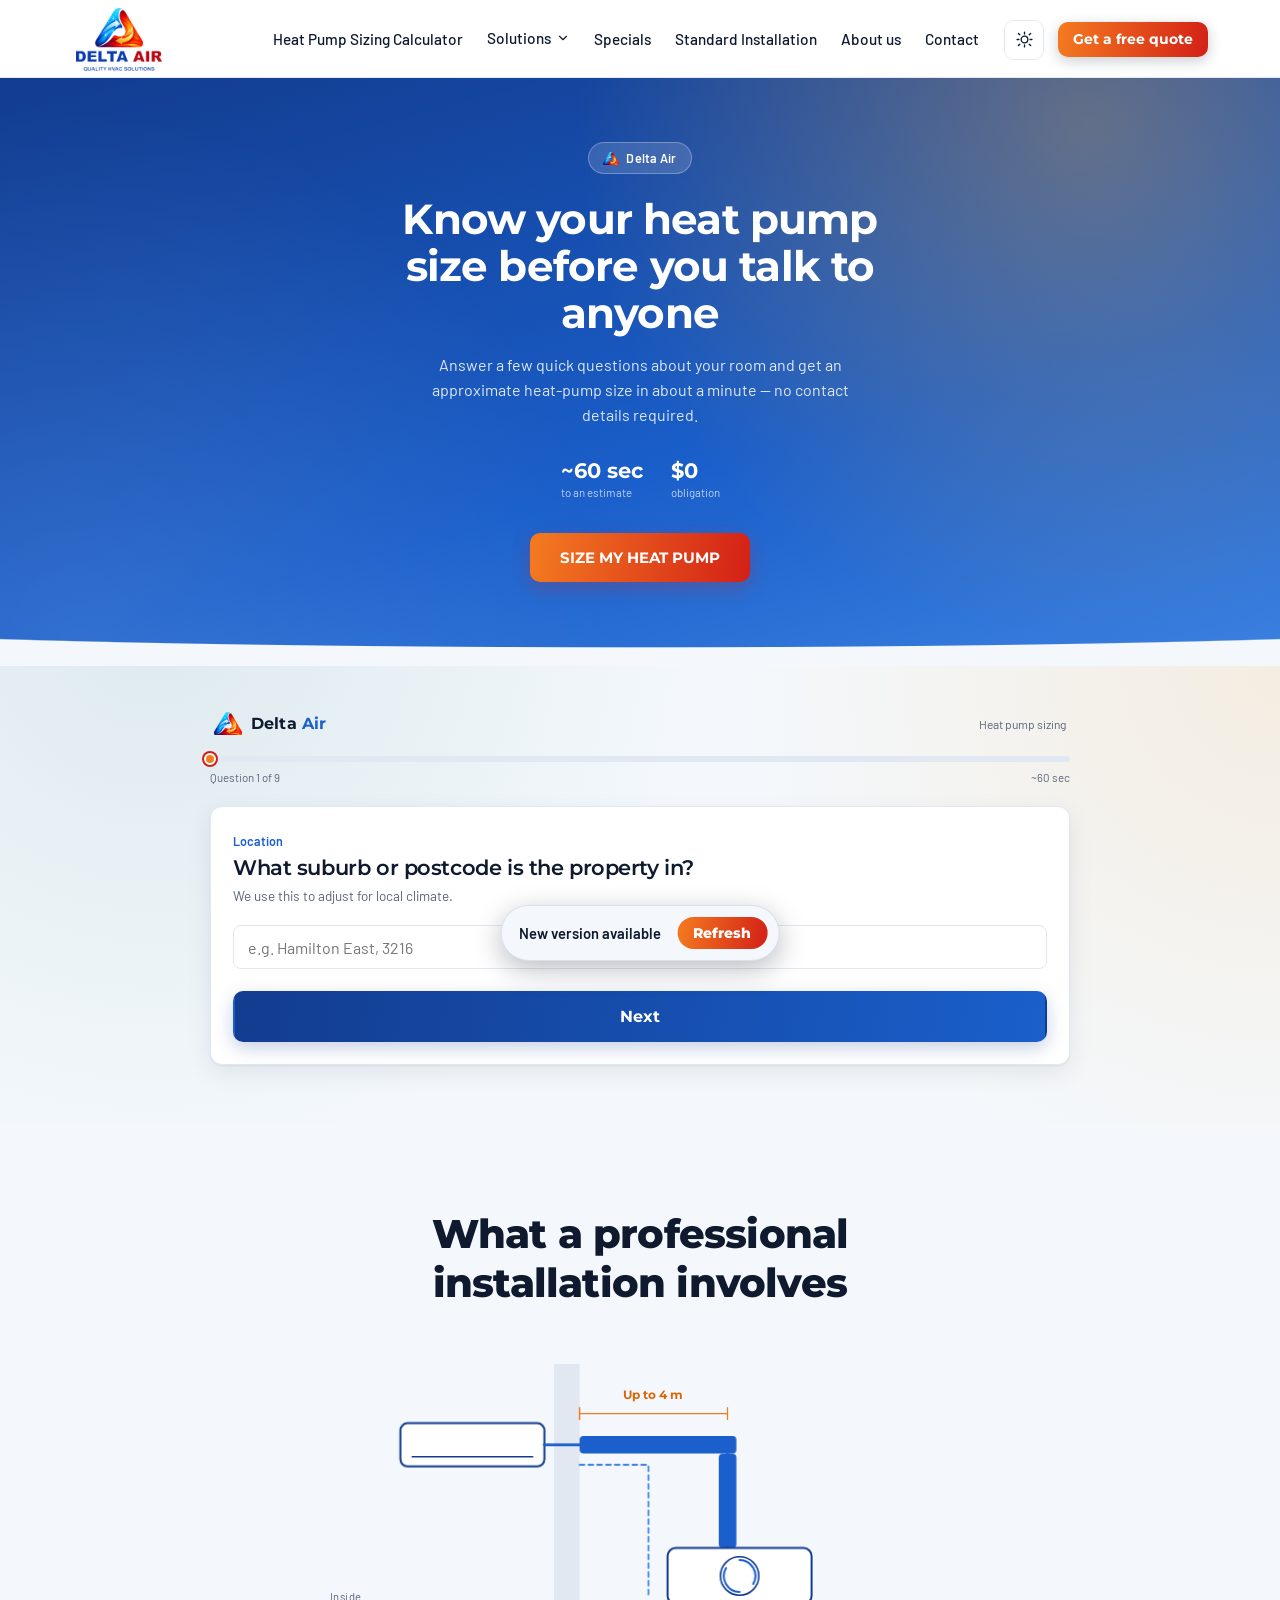
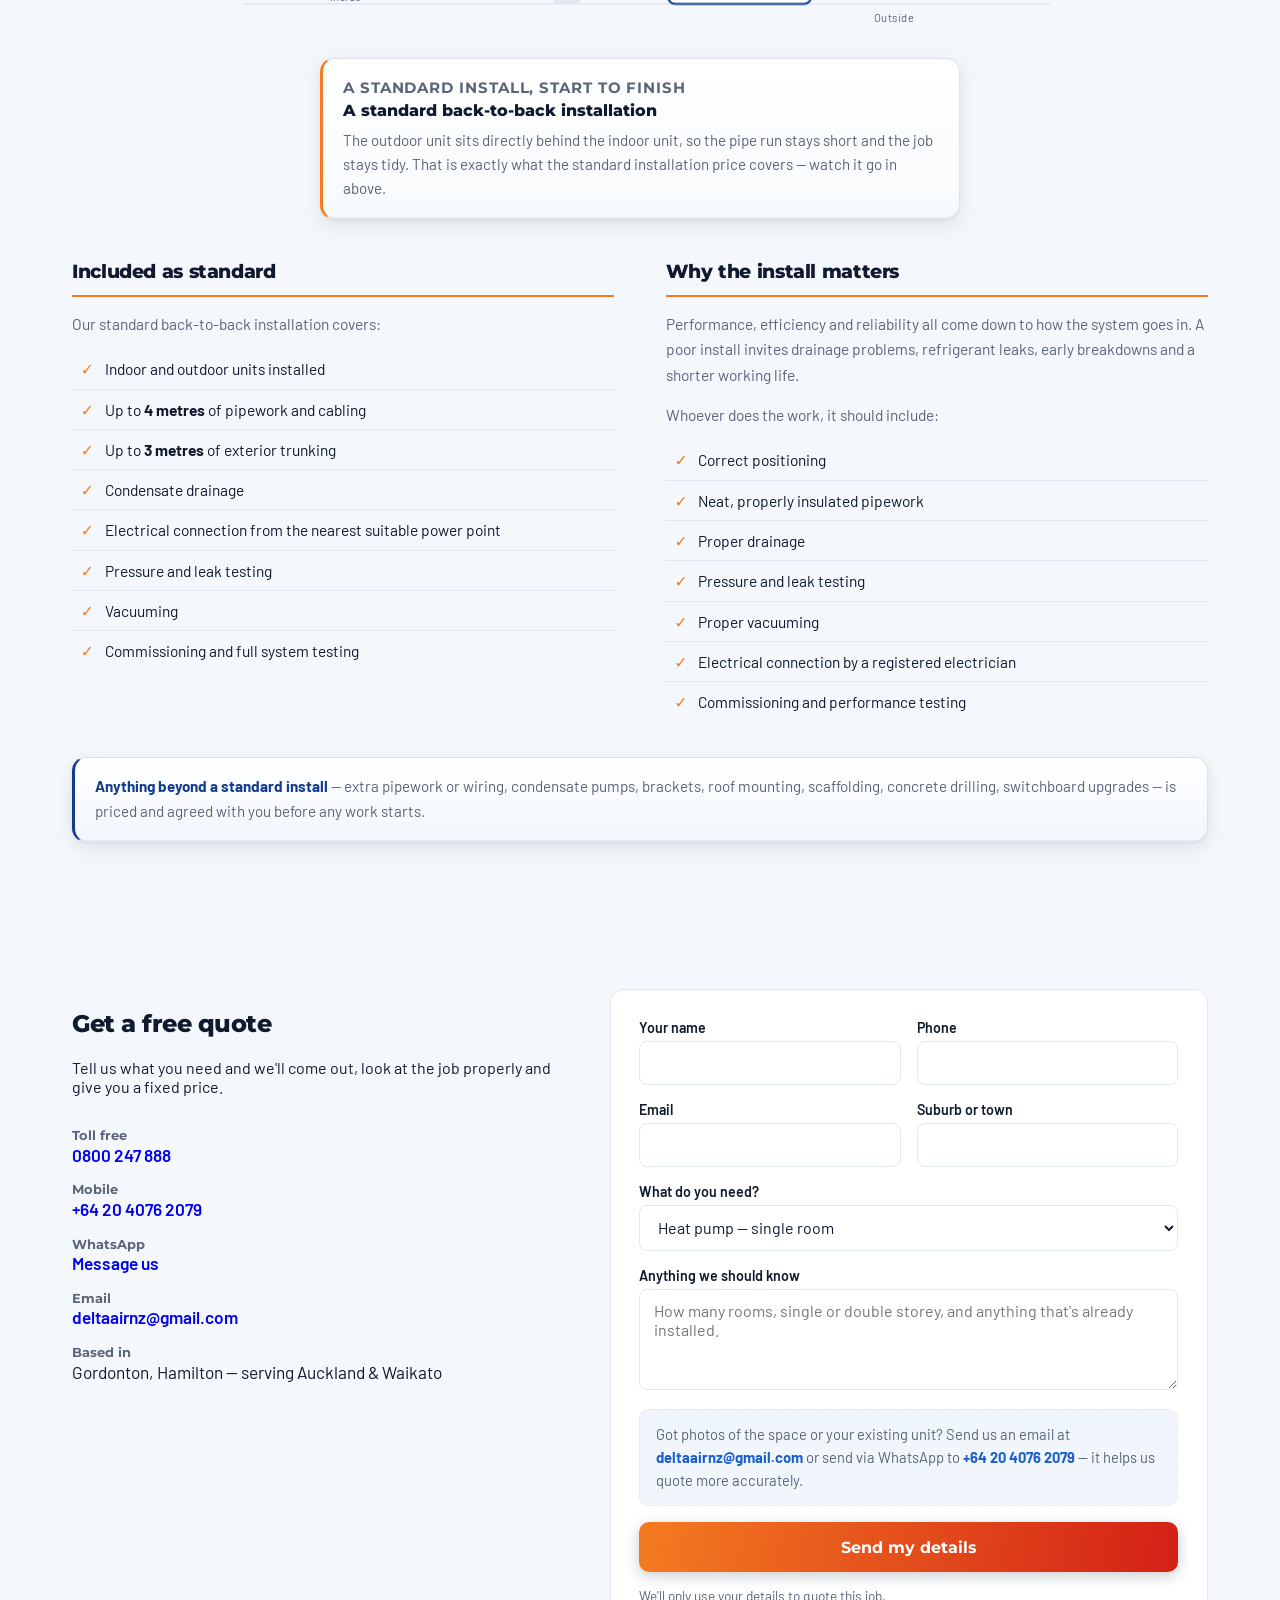
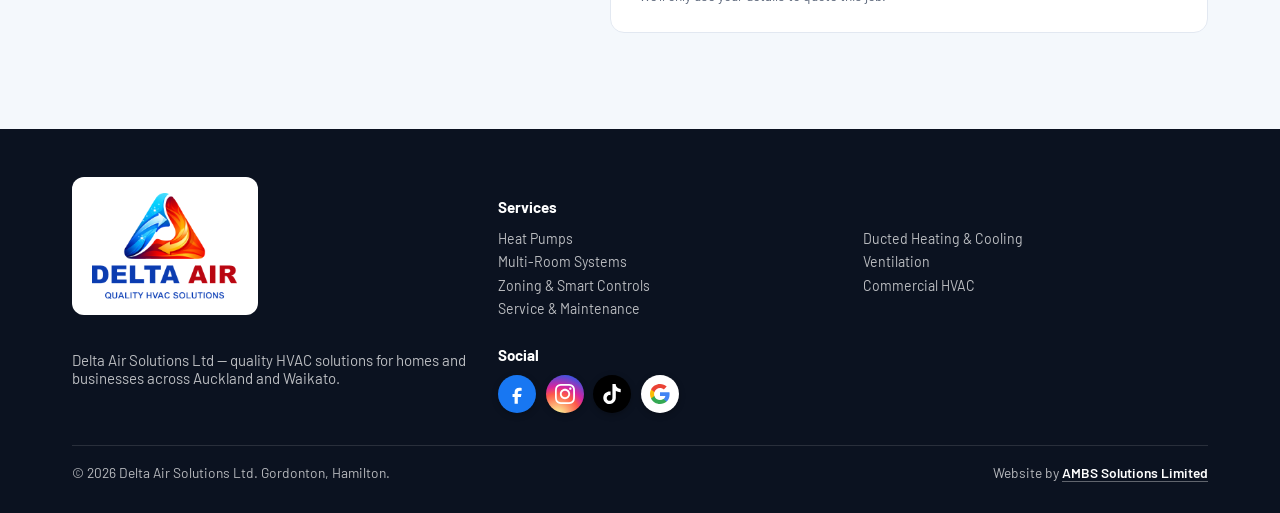
<file: calculator.html>
<!DOCTYPE html>
<html lang="en">
<head>
<meta charset="UTF-8">
<meta name="viewport" content="width=device-width, initial-scale=1.0, viewport-fit=cover">
<title>Heat Pump Sizing Calculator — Free Room Size Estimate | Delta Air</title>
<meta name="description" content="Work out what size heat pump your room needs in about a minute. Free, no contact details required. Sized for Auckland and Waikato homes by Delta Air Solutions.">
<link rel="preconnect" href="https://fonts.googleapis.com">
<link rel="preconnect" href="https://fonts.gstatic.com" crossorigin>
<link href="https://fonts.googleapis.com/css2?family=Montserrat:wght@600;700;800&family=Barlow:wght@400;500;600;700&display=swap" rel="stylesheet">
<link rel="icon" type="image/png" href="[data-uri]">
<link rel="apple-touch-icon" href="[data-uri]">
<style>
  :root{
    --ink:#0F1A2E;
    --muted:#5A6579;
    --bg:#F4F8FC;
    --card:#FFFFFF;
    --line:#E2E8F1;
    --primary:#1A5FCB;
    --primary-dark:#123C8F;
    --primary-tint:#EAF1FC;
    --accent:#F47B20;
    --accent-deep:#D32017;
    --accent-tint:#FDEEE1;
    --danger:#D32017;
    --danger-tint:#FBEAE8;
    --radius:12px;
    --shadow: 0 1px 2px rgba(15,26,46,.06), 0 8px 24px rgba(15,26,46,.08);
  }
  *{box-sizing:border-box;}
  html,body{min-height:100%;}
  body{
    margin:0;
    background:var(--bg);
    color:var(--ink);
    font-family:'Barlow',system-ui,-apple-system,sans-serif;
    -webkit-font-smoothing:antialiased;
  }
  h1,h2,h3,.display{ font-family:'Montserrat',system-ui,sans-serif; font-weight:800; letter-spacing:-.02em; }
  .app-wrap{
    display:flex;
    justify-content:center;
    padding:44px 14px 60px;
    background-image:
      radial-gradient(circle at 12% -10%, rgba(27,110,118,.10), transparent 45%),
      radial-gradient(circle at 100% 0%, rgba(242,169,59,.14), transparent 40%);
  }
  .app{ width:100%; max-width:460px; }

  /* ---------- hero ---------- */
  .hero{
    position:relative;
    overflow:hidden;
    background:linear-gradient(165deg, var(--primary-dark) 0%, var(--primary) 62%, var(--blue-400,#4FB2EE) 100%);
    color:#fff;
    padding:64px 20px 84px;
    text-align:center;
  }
  .hero::before{
    content:"";
    position:absolute; inset:0;
    background-image:
      radial-gradient(circle at 85% 8%, rgba(242,169,59,.35), transparent 42%),
      radial-gradient(circle at 6% 95%, rgba(255,255,255,.10), transparent 40%);
    pointer-events:none;
  }
  .hero-inner{ position:relative; max-width:560px; margin:0 auto; }
  .hero-badge{
    display:inline-flex; align-items:center; gap:7px;
    background:rgba(255,255,255,.14); border:1px solid rgba(255,255,255,.28);
    color:#fff; font-size:12.5px; font-weight:600; letter-spacing:.01em;
    padding:7px 14px; border-radius:20px; margin-bottom:22px;
  }
  .hero h1{
    font-size:clamp(30px,6vw,42px); line-height:1.12; font-weight:700;
    margin:0 0 16px; color:#fff;
  }
  .hero p{
    font-size:16px; line-height:1.55; color:rgba(255,255,255,.86);
    max-width:440px; margin:0 auto 30px;
  }
  .hero-stats{
    display:flex; justify-content:center; gap:28px; margin-bottom:34px; flex-wrap:wrap;
  }
  .hero-stats .stat{ text-align:left; }
  .hero-stats .stat .num{ font-family:'Montserrat'; font-size:21px; font-weight:700; color:#fff; }
  .hero-stats .stat .lbl{ font-size:11.5px; color:rgba(255,255,255,.72); margin-top:2px; }
  .hero-cta{
    appearance:none; border:none; cursor:pointer;
    background:linear-gradient(100deg,var(--accent),var(--accent-deep)); color:#fff;
    font-family:'Montserrat',sans-serif; font-weight:700; font-size:15px;
    padding:15px 30px; border-radius:10px;
    box-shadow:0 6px 18px rgba(211,32,23,.26);
    transition:transform .12s ease,box-shadow .12s ease;
  }
  .hero-cta:hover{ transform:translateY(-2px); box-shadow:0 10px 24px rgba(211,32,23,.32); }
  .hero-inner{ z-index:2; }
  .hero-wave{
    pointer-events:none; z-index:1;
    position:absolute; left:0; right:0; bottom:-1px; height:48px;
    background:var(--bg);
    -webkit-mask:radial-gradient(120% 100% at 50% 0%, transparent 58%, #000 60%);
    mask:radial-gradient(120% 100% at 50% 0%, transparent 58%, #000 60%);
  }
  @media (max-width:480px){ .hero{ padding:52px 18px 76px; } }

  /* ---------- brand header ---------- */
  .brand-mark{ display:inline-block; flex:none; background:url("[data-uri]") center/contain no-repeat; }
  .brand{ display:flex; align-items:center; gap:9px; margin-bottom:18px; padding:0 4px; }
  .brand svg{ flex:none; }
  .brand-name{ font-family:'Montserrat'; font-weight:700; font-size:16px; letter-spacing:.01em; }
  .brand-name b{ color:var(--primary); }
  .brand-sub{ margin-left:auto; font-size:12px; color:var(--muted); }

  /* ---------- gauge / progress ---------- */
  .gauge-wrap{ margin-bottom:22px; }
  .gauge-track{ position:relative; height:6px; border-radius:6px; background:var(--line); overflow:visible; }
  .gauge-fill{ position:absolute; left:0; top:0; height:100%; border-radius:6px;
    background:linear-gradient(90deg, var(--primary), var(--accent)); transition:width .35s ease; }
  .gauge-dot{ position:absolute; top:50%; width:12px; height:12px; border-radius:50%;
    background:var(--accent); border:2px solid #fff; box-shadow:0 0 0 2px var(--accent-deep);
    transform:translate(-50%,-50%); transition:left .35s ease; }
  .gauge-label{ display:flex; justify-content:space-between; margin-top:8px; font-size:11.5px; color:var(--muted); }

  /* ---------- card ---------- */
  .card{ background:var(--card); border:1px solid var(--line); border-radius:var(--radius);
    box-shadow:var(--shadow); padding:26px 22px 22px; }
  .kicker{ font-size:12.5px; color:var(--primary); font-weight:600; margin-bottom:6px; }
  .q-title{ font-size:21px; font-weight:600; line-height:1.28; margin:0 0 4px; }
  .q-help{ font-size:13.5px; color:var(--muted); margin:0 0 20px; line-height:1.45; }

  /* ---------- option cards ---------- */
  .options{ display:flex; flex-direction:column; gap:9px; margin-bottom:6px; }
  .opt{ display:flex; align-items:center; gap:12px; width:100%; text-align:left;
    border:1.5px solid var(--line); background:#fff; border-radius:11px; padding:13px 14px;
    font-family:'Barlow'; font-size:15px; font-weight:500; color:var(--ink); cursor:pointer;
    transition:border-color .15s, background .15s; min-height:50px; }
  .opt:hover{ border-color:#B8CFCD; }
  .opt .bar{ width:4px; align-self:stretch; border-radius:3px; background:var(--line); flex:none; }
  .opt.selected{ border-color:var(--primary); background:var(--primary-tint); }
  .opt.selected .bar{ background:var(--primary); }
  .opt .opt-sub{ display:block; font-size:12px; font-weight:400; color:var(--muted); margin-top:2px; }
  .opt-grid{ display:grid; grid-template-columns:1fr 1fr; gap:9px; margin-bottom:6px; }
  .opt-grid .opt{ justify-content:center; text-align:center; flex-direction:column; gap:2px; }

  /* ---------- inputs ---------- */
  .field{ margin-bottom:16px; }
  .field label{ display:block; font-size:13px; font-weight:600; color:var(--ink); margin-bottom:7px; }
  .field .hint{ font-size:12px; color:var(--muted); margin-top:6px; }
  input[type=text], input[type=number], input[type=tel], input[type=email]{
    width:100%; border:1.5px solid var(--line); border-radius:10px; padding:13px 14px;
    font-size:16px; font-family:'Barlow'; color:var(--ink); background:#fff; }
  input:focus{ outline:none; border-color:var(--primary); box-shadow:0 0 0 3px var(--primary-tint); }
  .dim-row{ display:flex; gap:10px; }
  .dim-row .field{ flex:1; margin-bottom:0; }
  .unit-suffix{ position:relative; }
  .unit-suffix span{ position:absolute; right:13px; top:50%; transform:translateY(-50%);
    font-size:12.5px; color:var(--muted); pointer-events:none; }

  .toggle-row{ display:flex; gap:10px; margin-bottom:6px; }
  .toggle-row .opt{ flex:1; justify-content:center; text-align:center; }

  .error{ color:var(--danger); font-size:13px; margin:2px 0 14px; display:none; }
  .error.show{ display:block; }

  /* ---------- nav buttons ---------- */
  .nav{ display:flex; gap:10px; margin-top:22px; }
  .btn{ appearance:none; border:none; border-radius:10px; font-family:'Montserrat',sans-serif; font-weight:700;
    font-size:15px; padding:14px 18px; cursor:pointer; min-height:50px;
    transition:transform .12s ease,box-shadow .12s ease,background .2s; }
  .btn-primary{ background:linear-gradient(100deg,var(--primary-dark),var(--primary)); color:#fff; flex:1;
    box-shadow:0 6px 18px rgba(18,60,143,.24); }
  .btn-primary:hover{ transform:translateY(-2px); box-shadow:0 10px 24px rgba(18,60,143,.3); }
  .btn-primary:disabled{ background:#A9BFBD; box-shadow:none; transform:none; cursor:not-allowed; }
  .btn-ghost{ background:transparent; color:var(--muted); border:1.5px solid var(--line); }
  .btn-ghost:hover{ border-color:var(--primary); color:var(--primary-dark); }
  .btn-full{ width:100%; }
  .btn-outline{ background:#fff; color:var(--primary); border:1.5px solid var(--primary); width:100%; }
  .btn-outline:hover{ background:var(--primary-tint); border-color:var(--primary-dark); color:var(--primary-dark); }

  /* ---------- result ---------- */
  .result-hero{ text-align:center; padding:6px 0 18px; }
  .result-line{ margin-bottom:0; }
  .result-line__label{ display:block; font-size:13px; color:var(--muted); font-weight:600; margin-bottom:6px; }
  .result-line--main .result-line__value{ font-size:40px; font-weight:800; color:var(--primary-dark); line-height:1.1; }
  .result-line--class{ margin-top:18px; padding-top:16px; border-top:1px solid var(--line); }
  .result-line--class .result-line__value{ font-size:22px; font-weight:700; color:var(--accent-deep); }

  .product-card{ display:flex; gap:12px; border:1.5px solid var(--line); border-radius:12px;
    padding:14px; margin:18px 0 6px; align-items:flex-start; }
  .product-card .thumb{ flex:none; width:52px; height:52px; border-radius:10px; background:var(--primary-tint);
    display:flex; align-items:center; justify-content:center; overflow:hidden; }
  .product-card .thumb img{ width:100%; height:100%; object-fit:cover; }
  .product-card .pinfo{ flex:1; min-width:0; }
  .product-card .pinfo .cat{ font-size:11px; font-weight:700; color:var(--accent-deep); text-transform:uppercase; letter-spacing:.04em; }
  .product-card .pinfo .name{ font-size:15.5px; font-weight:600; margin:2px 0; line-height:1.25; text-wrap:balance; }
  .product-card .pinfo .spec{ font-size:12.5px; color:var(--muted); }
  .product-card .price{ flex:none; text-align:right; font-family:'Montserrat'; font-weight:700; font-size:17px; color:var(--ink); padding-top:1px; }

  .cta-stack{ display:flex; flex-direction:column; gap:10px; margin-top:18px; }

  .disclaimer{ margin-top:20px; padding-top:16px; border-top:1px solid var(--line);
    font-size:11.5px; line-height:1.5; color:var(--muted); }

  /* ---------- referral ---------- */
  .referral-box{ text-align:center; padding:10px 0 4px; }
  .referral-box .icon{ width:52px; height:52px; margin:0 auto 16px; }
  .referral-box h2{ font-size:19px; margin:0 0 8px; }
  .referral-box p{ font-size:14px; color:var(--muted); line-height:1.5; margin:0 0 4px; }

  /* ---------- summary chip list (lead screen) ---------- */
  .summary-list{ border:1px solid var(--line); border-radius:10px; padding:4px 14px; margin-bottom:18px; }
  .summary-list .row{ display:flex; justify-content:space-between; gap:10px; padding:9px 0;
    border-bottom:1px solid var(--line); font-size:12.5px; }
  .summary-list .row:last-child{ border-bottom:none; }
  .summary-list .row span:first-child{ color:var(--muted); }
  .summary-list .row span:last-child{ font-weight:600; text-align:right; }

  .confirm-box{ text-align:center; padding:14px 0; }
  .confirm-box .tick{ width:52px; height:52px; border-radius:50%; background:var(--primary-tint);
    display:flex; align-items:center; justify-content:center; margin:0 auto 16px; }

  footer.small-print{ text-align:center; font-size:11px; color:var(--muted); margin-top:20px; padding:0 10px; }

/* ===== Dark mode =====================================================
   The page is built on CSS variables, so most of dark mode is a token
   swap. A few components with literal colours are corrected below. */
@media (prefers-color-scheme: dark){
html:not([data-theme="light"]){
    --ink:#E9EFF7;
    --muted:#97A6BC;
    --bg:#0B1220;
    --card:#111B2C;
    --line:#22314C;
    --primary:#3D82E0;
    --primary-dark:#1A5FCB;
    --primary-tint:#16233A;
    --accent:#F47B20;
    --accent-deep:#D32017;
    --accent-tint:#2A1A12;
    --danger:#FF6B5E;
    --danger-tint:#2A1416;
    --shadow: 0 1px 2px rgba(0,0,0,.4), 0 8px 24px rgba(0,0,0,.45);
  }
html:not([data-theme="light"]) body{background:var(--bg);color:var(--ink)}
html:not([data-theme="light"]) .card, html:not([data-theme="light"]) .panel, html:not([data-theme="light"]) .opt, html:not([data-theme="light"]) .result-card, html:not([data-theme="light"]) .q-card{background:var(--card);border-color:var(--line);color:var(--ink)}
html:not([data-theme="light"]) input, html:not([data-theme="light"]) select, html:not([data-theme="light"]) textarea{background:#0D1626;border-color:var(--line);color:var(--ink)}
html:not([data-theme="light"]) input::placeholder, html:not([data-theme="light"]) textarea::placeholder{color:var(--muted)}
html:not([data-theme="light"]) .opt:hover{border-color:var(--primary)}
html:not([data-theme="light"]) .opt.is-selected, html:not([data-theme="light"]) .opt[aria-pressed="true"]{background:var(--primary-tint);border-color:var(--primary);color:var(--ink)}
html:not([data-theme="light"]) .btn-ghost{background:transparent;border-color:var(--line);color:var(--ink)}
html:not([data-theme="light"]) .btn-ghost:hover{background:var(--primary-tint)}
html:not([data-theme="light"]) .progress{background:var(--line)}
html:not([data-theme="light"]) .nav, html:not([data-theme="light"]) .app-wrap{background:transparent}
html:not([data-theme="light"]) .fine, html:not([data-theme="light"]) .hint, html:not([data-theme="light"]) small{color:var(--muted)}
html:not([data-theme="light"]) h1, html:not([data-theme="light"]) h2, html:not([data-theme="light"]) h3, html:not([data-theme="light"]) .display{color:var(--ink)}
}

/* ===== Shared header / footer / form (from the homepage) =============
   The calculator defines its own colour tokens, so the homepage variable
   names used by these components are mapped onto them here. */
:root{
  --blue-900:#0A1F3F; --blue-800:#123C8F; --blue-600:#1A5FCB; --blue-400:#3D82E0;
  --orange-500:#F47B20; --orange-400:#FF9A4D; --red-600:#D32017;
  --surface:#F4F8FC; --surface-2:#FFFFFF; --footer:#0B1220;
}
@media (prefers-color-scheme: dark){
html:not([data-theme="light"]){ --surface:#0B1220; --surface-2:#111B2C; --footer:#060B14; }
}

.header{position:sticky;top:0;z-index:50;background:rgba(255,255,255,.95);backdrop-filter:blur(10px);border-bottom:1px solid var(--line)}

/* a little breathing room under the logo on laptop/desktop */
.header__bar{display:flex;align-items:center;gap:1.4rem;padding:.5rem 22px .4rem;max-width:var(--wrap);margin:0 auto}

/* Daikin heat pump giveaway — promo bar */
.giveaway-fab{
  position:fixed;right:1.1rem;bottom:1.1rem;z-index:80;
  display:flex;align-items:center;gap:.6rem;
  background:linear-gradient(100deg,var(--red-600),var(--orange-500));color:#fff;
  font-family:"Montserrat",sans-serif;
  padding:.7rem 1.1rem;border-radius:999px;text-decoration:none;
  box-shadow:0 10px 26px rgba(211,32,23,.4);
  animation:fabPulse 2.6s ease-in-out infinite, fabShake 6s ease-in-out infinite;
  transition:transform .15s ease,box-shadow .15s ease;
}
.giveaway-fab:hover{transform:translateY(-3px) !important;box-shadow:0 14px 30px rgba(211,32,23,.48)}
.giveaway-fab__icon{font-size:1.4rem;line-height:1;display:inline-block;animation:fabIconWiggle 1.8s ease-in-out infinite}
.giveaway-fab__body{display:flex;flex-direction:column;gap:.05rem;line-height:1.15}
.giveaway-fab__text{font-weight:800;font-size:.86rem;white-space:nowrap}
.giveaway-fab__countdown{font-weight:700;font-size:.72rem;color:#FFE7B8;white-space:nowrap}
@keyframes fabPulse{0%,100%{box-shadow:0 10px 26px rgba(211,32,23,.4)}50%{box-shadow:0 10px 26px rgba(211,32,23,.4),0 0 0 9px rgba(211,32,23,.16)}}
@keyframes fabShake{0%,88%,100%{transform:rotate(0)}90%{transform:rotate(-4deg)}92%{transform:rotate(4deg)}94%{transform:rotate(-3deg)}96%{transform:rotate(3deg)}98%{transform:rotate(0)}}
@keyframes fabIconWiggle{0%,100%{transform:rotate(0) scale(1)}50%{transform:rotate(-8deg) scale(1.08)}}
@media(prefers-reduced-motion:reduce){.giveaway-fab,.giveaway-fab__icon{animation:none}}
@media(max-width:480px){
  .giveaway-fab{right:.8rem;bottom:.8rem;padding:.6rem .95rem}
  .giveaway-fab__icon{font-size:1.2rem}
  .giveaway-fab__text{font-size:.78rem}
  .giveaway-fab__countdown{font-size:.66rem}
}
.brand{display:flex;align-items:center;text-decoration:none;flex:0 0 auto}
.brand__logo{display:block;width:135px;height:63px;background:var(--logo) left center/contain no-repeat}
.nav{display:flex;gap:1.5rem;margin-left:auto}
.nav a{font-weight:500;font-size:.96rem;color:var(--ink);text-decoration:none;padding:.3rem 0;border-bottom:2px solid transparent}
.nav a:hover{border-bottom-color:var(--orange-500)}
.nav__drop{position:relative;pointer-events:none}
.nav__panel-back{display:none}
.nav__drop > *{pointer-events:auto}
.nav__drop-btn{display:inline-flex;align-items:center;gap:.3rem;font-family:inherit;font-weight:500;font-size:.96rem;line-height:1.65;color:var(--ink);background:none;border:none;border-bottom:2px solid transparent;padding:.3rem 0;cursor:pointer}
.nav__drop-btn:hover{border-bottom-color:var(--orange-500)}
.nav__chev{width:14px;height:14px;transition:transform .2s ease;flex:0 0 auto}
.nav__drop.is-open .nav__chev{transform:rotate(180deg)}
.nav__panel{
  position:absolute;top:calc(100% + 14px);left:50%;transform:translateX(-50%) translateY(-6px);
  background:var(--surface);border:1px solid var(--line);border-radius:12px;
  box-shadow:0 16px 34px rgba(3,12,36,.16);padding:.5rem;min-width:230px;
  display:flex;flex-direction:column;gap:.1rem;
  opacity:0;pointer-events:none;transition:opacity .18s ease,transform .18s ease;z-index:60;
}
.nav__drop.is-open .nav__panel{opacity:1;pointer-events:auto;transform:translateX(-50%) translateY(0)}
.nav__panel a{padding:.55rem .7rem;border-radius:8px;font-size:.92rem;color:var(--ink);text-decoration:none;border-bottom:none!important;font-weight:500}
.nav__panel a:hover{background:var(--surface-2);color:var(--blue-600)}
.header__cta{display:flex;align-items:center;gap:.85rem}
.header__cta .btn{padding:.4rem .95rem;font-size:.85rem}
.header__call{display:grid;place-items:center;width:34px;height:34px;border-radius:50%;border:2px solid var(--line);color:var(--blue-800);text-decoration:none;transition:background .18s,border-color .18s,color .18s;flex:0 0 auto;animation:callFlash 2s ease-in-out infinite}
@keyframes callFlash{
  0%,100%{box-shadow:0 0 0 0 rgba(26,95,203,.45);border-color:var(--line)}
  50%{box-shadow:0 0 0 7px rgba(26,95,203,0);border-color:var(--blue-600)}
}
@media(prefers-reduced-motion:reduce){.header__call{animation:none}}
.header__call:hover{background:var(--blue-800);border-color:var(--blue-800);color:#fff;animation:none}
.header__call svg{width:16px;height:16px;fill:currentColor}
.burger{display:none;background:none;border:1px solid var(--line);border-radius:8px;padding:.45rem .7rem;font-size:1.1rem;cursor:pointer}
@media(max-width:980px){
  /* On mobile the Solutions item opens a slide-in submenu rather than an
     accordion, so point the chevron right (">") instead of down. */
  .nav__chev{transform:rotate(-90deg)}
  .nav__drop.is-open .nav__chev{transform:rotate(-90deg)}
  .nav{
    display:flex;order:3;width:100%;flex-direction:column;align-items:center;gap:0;
    max-height:0;opacity:0;overflow:hidden;
    transition:max-height .8s cubic-bezier(.4,0,.2,1),opacity .6s ease,padding-bottom .8s ease;
    padding-bottom:0;
  }
  /* Overlay the open menu rather than letting it expand the sticky header.
     Expanding in-flow grew the header ~250px, which pushed page content down
     and shifted the visitor's scroll position whenever they opened the menu
     part-way down the page. */
  .nav.is-open{
    max-height:calc(100vh - 100%);opacity:1;padding-bottom:.5rem;
    position:absolute;left:0;right:0;top:100%;
    background:rgba(255,255,255,.98);backdrop-filter:blur(10px);
    border-bottom:1px solid var(--line);
    box-shadow:0 18px 32px rgba(3,14,40,.16);
    overflow-y:auto;z-index:55;
  }
  .nav > a, .nav > .nav__drop{
    width:100%;text-align:center;padding:.7rem 0;border-bottom:1px solid var(--line);
    opacity:0;transform:translateY(-16px);
  }
  .nav.is-open > a, .nav.is-open > .nav__drop{animation:navDrop .6s cubic-bezier(.2,.8,.2,1) forwards}
  .nav.is-open > *:nth-child(1){animation-delay:.15s}
  .nav.is-open > *:nth-child(2){animation-delay:.28s}
  .nav.is-open > *:nth-child(3){animation-delay:.41s}
  .nav.is-open > *:nth-child(4){animation-delay:.54s}
  .nav.is-open > *:nth-child(5){animation-delay:.67s}
  .nav.is-open > *:nth-child(6){animation-delay:.80s}
  .nav__drop-btn{width:100%;justify-content:center;padding:.7rem 0}
  .nav > .nav__drop{border-bottom:none;padding:0;position:static}
  .nav__drop .nav__drop-btn{border-bottom:1px solid var(--line)}
  .nav__panel{
    position:static;transform:none!important;box-shadow:none;border:none;border-radius:0;
    background:var(--surface-2);min-width:0;padding:0;
    max-height:0;opacity:1;overflow:hidden;transition:max-height .4s ease;
  }
  .nav__drop.is-open .nav__panel{max-height:400px}
  .nav__panel a{text-align:center;border-radius:0;padding:.65rem 0;border-bottom:1px solid var(--line)!important}
  .nav__panel-back{display:none;width:100%;align-items:center;justify-content:center;gap:.4rem;background:none;border:none;border-bottom:1px solid var(--line);padding:.75rem 0;font-family:inherit;font-weight:700;font-size:.92rem;color:var(--blue-600);cursor:pointer}
  .nav__panel-back svg{width:16px;height:16px}
  /* Mobile drill-down: tapping "Solutions" replaces the main menu with the
     full Solutions submenu (plus the Back button above), rather than an
     inline accordion — tap Back to return to the main menu. */
  .nav.submenu-active > a, .nav.submenu-active > .nav__drop > .nav__drop-btn{display:none!important}
  .nav.submenu-active .nav__panel{
    display:flex!important;flex-direction:column;max-height:none!important;overflow:visible!important;
    position:static!important;width:100%;opacity:1!important;pointer-events:auto!important;
  }
  .nav.submenu-active .nav__panel a{display:block;width:100%}
  .nav.submenu-active .nav__panel-back{display:flex}
  @keyframes navDrop{
    from{opacity:0;transform:translateY(-16px)}
    to{opacity:1;transform:translateY(0)}
  }
  .header__bar{flex-wrap:wrap;gap:.7rem}
  .header__cta{margin-left:auto}
  .header__cta .btn{display:none}
  .burger{display:block;margin-left:.2rem}
  .brand__logo{width:106px;height:50px}
}

.brand__logo{display:block;width:135px;height:63px;background:var(--logo) left center/contain no-repeat}
.section{padding:clamp(54px,7.5vw,96px) 0}
.section--tint{background:var(--surface-2)}

.footer{background:var(--footer);color:rgba(255,255,255,.72);padding:3rem 0 2rem;font-size:.94rem}
.footer__grid{display:grid;grid-template-columns:1fr 1.8fr;gap:2rem;margin-bottom:2rem}
.footer h4{font-size:.95rem;color:#fff;margin-bottom:.7rem}
.footer a{color:rgba(255,255,255,.72);text-decoration:none;display:block;padding:.2rem 0}
.footer__contact-item{display:flex;align-items:center;gap:.55rem}
.footer__contact-item svg{width:15px;height:15px;flex:0 0 auto;fill:currentColor;opacity:.85}
.footer__contact-item span{overflow-wrap:anywhere}
.footer__services-list{display:grid;grid-template-columns:1fr 1fr;column-gap:1.2rem}
.footer__services-list a{font-size:.88rem}
.footer a:hover{color:var(--orange-400)}
.footer__logo{display:inline-block;width:186px;height:138px;background:#fff var(--logo) center/78% no-repeat;border-radius:12px;margin-bottom:1.1rem}
.footer__social{display:flex;gap:.6rem;margin-top:0}
.footer__social-heading{font-size:.95rem;color:#fff;margin:1.6rem 0 .7rem}
.footer__social a{width:38px;height:38px;border-radius:50%;display:grid;place-items:center;transition:transform .15s,box-shadow .2s;box-shadow:0 2px 6px rgba(0,0,0,.25)}
.footer__social a:hover{transform:translateY(-2px);box-shadow:0 6px 14px rgba(0,0,0,.35)}
.footer__social a[aria-label*="Facebook"]{background:#1877F2}
.footer__social a[aria-label*="Google"]{background:#fff}
.footer__social a[aria-label*="TikTok"]{background:#000}
.footer__social a[aria-label*="Instagram"]{background:radial-gradient(circle at 30% 107%,#fdf497 0%,#fdf497 5%,#fd5949 45%,#d6249f 60%,#285AEB 90%)}
.footer__social svg{width:20px;height:20px}
.footer__base{display:flex;flex-wrap:wrap;align-items:center;justify-content:space-between;gap:.4rem 1.2rem;padding-top:1.1rem;border-top:1px solid rgba(255,255,255,.12);font-size:.86rem;color:rgba(255,255,255,.7)}
/* keep the credit on a single line rather than wrapping mid-phrase */
.footer__base > span{white-space:nowrap}
.footer__credit{white-space:nowrap}
@media(max-width:560px){
  .footer__base{justify-content:center;text-align:center}
  .footer__base > span,.footer__credit{white-space:normal}
}
/* .footer a sets display:block for the link columns; the credit is inline
   text inside a sentence, so it needs to opt out or it drops to its own line. */
.footer .footer__credit{display:inline;color:#fff;font-weight:600;text-decoration:none;border-bottom:1px solid rgba(255,255,255,.35);padding:0}
.form{background:#fff;border:1px solid var(--line);border-radius:14px;padding:1.8rem}
.field{margin-bottom:1rem}
.field label{display:block;font-size:.89rem;font-weight:600;margin-bottom:.3rem}
.field input,.field select,.field textarea{width:100%;font-family:inherit;font-size:1rem;padding:.72rem .85rem;border:1px solid var(--line);border-radius:8px;background:var(--surface-2);color:var(--ink)}
.field input:focus,.field select:focus,.field textarea:focus{background:#fff;border-color:var(--blue-600);outline:none;box-shadow:0 0 0 3px rgba(26,95,203,.15)}
.field--row{display:grid;grid-template-columns:1fr 1fr;gap:1rem}
.form__note{font-size:.85rem;color:var(--muted);margin:.9rem 0 0}
.form__ok{display:none;background:#E9F7EE;border:1px solid #B7E3C6;color:#14532D;padding:.9rem 1rem;border-radius:8px;margin-bottom:1rem}
.form__ok.is-visible{display:block}

/* Sticky mobile call bar */
.callbar{display:none}
@media(max-width:900px){
  .callbar{display:grid;grid-template-columns:1fr 1fr;gap:0;position:fixed;left:0;right:0;bottom:0;z-index:60;box-shadow:0 -4px 18px rgba(0,0,0,.18);transform:translateY(110%);opacity:0;pointer-events:none;transition:transform .3s ease,opacity .3s ease}
  .callbar.is-visible{transform:none;opacity:1;pointer-events:auto}
  .callbar a{padding:.95rem;text-align:center;font-family:"Montserrat";font-weight:700;color:#fff;text-decoration:none;font-size:.95rem}
  .callbar a:first-child{background:var(--blue-800)}
  .callbar a:last-child{background:linear-gradient(100deg,#F47B20,#D32017)}
  body{padding-bottom:58px}
  /* Keep the giveaway floating button clear of the sticky call bar below it */
  .giveaway-fab{bottom:calc(1.1rem + 58px)}
}

/* scroll reveals and counters */
.reveal{opacity:0;transform:translateY(22px);transition:opacity .7s cubic-bezier(.2,.7,.3,1),transform .7s cubic-bezier(.2,.7,.3,1)}
.reveal.is-in{opacity:1;transform:none}
.count{font-variant-numeric:tabular-nums}
@media(prefers-reduced-motion:reduce){.reveal{opacity:1;transform:none;transition:none}}


.hero h1{transition:transform .55s cubic-bezier(.3,.85,.3,1);animation:airnudge 9s cubic-bezier(.35,.1,.25,1) infinite 3.6s}
.hero__sub{transition:transform .55s cubic-bezier(.3,.85,.3,1);animation:airnudge 9s cubic-bezier(.35,.1,.25,1) infinite 4s}
.hero__actions{transition:transform .55s cubic-bezier(.3,.85,.3,1);animation:airnudge 9s cubic-bezier(.35,.1,.25,1) infinite 4.3s}
@keyframes airnudge{0%{transform:translateY(0)}9%{transform:translateY(14px)}42%{transform:translateY(0)}100%{transform:translateY(0)}}
.hero.unit-off h1,.hero.unit-off .hero__sub,.hero.unit-off .hero__actions{animation:none;opacity:1;transform:translateY(0);transition:transform .55s cubic-bezier(.3,.85,.3,1)}
@media(prefers-reduced-motion:reduce){.hero h1,.hero__sub,.hero__actions{animation:none}}

/* hero text arrival */
.hero h1 .w{display:inline-block;opacity:0;transform:translateY(26px);animation:wordin .75s cubic-bezier(.2,.75,.3,1) forwards}
@keyframes wordin{to{opacity:1;transform:none}}
.hero__sub,.hero__actions,.hero__marks{opacity:0;transform:translateY(16px);animation:heroin .8s cubic-bezier(.2,.75,.3,1) forwards}
.hero__sub{animation-delay:.7s}
.hero__actions{animation-delay:.88s}
.hero__marks{animation-delay:1.05s}
@keyframes heroin{to{opacity:1;transform:none}}
.hero__sub.is-swapping{opacity:0;transform:translateY(6px);transition:opacity .22s,transform .22s}
@media(prefers-reduced-motion:reduce){
  .hero h1 .w,.hero__sub,.hero__actions,.hero__marks{opacity:1;transform:none;animation:none}
}

/* ---------- dark mode: follows the phone's system setting ---------- */
@media (prefers-color-scheme: dark){
html:not([data-theme="light"]){
    --ink:#E9EFF7;
    --muted:#97A6BC;
    --line:#22314C;
    --surface:#0B1220;
    --surface-2:#111B2C;
    --footer:#060B14;
  }
html:not([data-theme="light"]) body{background:var(--surface)}
html:not([data-theme="light"]) .header{background:rgba(11,18,32,.92);border-bottom-color:var(--line)}
html:not([data-theme="light"]) .header__call{border-color:var(--line);color:#9CC6FF}
html:not([data-theme="light"]) .header__call:hover{background:#9CC6FF;border-color:#9CC6FF;color:#0B1220}
html:not([data-theme="light"]) .burger{color:var(--ink);border-color:var(--line)}
html:not([data-theme="light"]) /* cards and panels */
  .hero__card, html:not([data-theme="light"]) .offer, html:not([data-theme="light"]) .form, html:not([data-theme="light"]) .revs__arrow, html:not([data-theme="light"]) .brands span, html:not([data-theme="light"]) .cards span{background:#121D31;border-color:var(--line);color:var(--ink)}
html:not([data-theme="light"]) .hero__card .price, html:not([data-theme="light"]) .offer .price{color:#9CC6FF}
html:not([data-theme="light"]) .offer:nth-child(2) .price{color:#FF9A5A}
html:not([data-theme="light"]) .field input, html:not([data-theme="light"]) .field select, html:not([data-theme="light"]) .field textarea{background:#0D1626;border-color:var(--line);color:var(--ink)}
html:not([data-theme="light"]) .field input:focus, html:not([data-theme="light"]) .field select:focus, html:not([data-theme="light"]) .field textarea:focus{background:#121D31}
html:not([data-theme="light"]) .revs__arrow{color:#9CC6FF}
html:not([data-theme="light"]) .revs__arrow:hover{background:#9CC6FF;border-color:#9CC6FF;color:#0B1220}
html:not([data-theme="light"]) .form__ok{background:#11301F;border-color:#245C3A;color:#B6F0C9}
html:not([data-theme="light"]) a{color:#9CC6FF}

  /* the unit stays white — it is a physical appliance, not a panel */

}

/* Footer */
.footer{background:var(--footer);color:rgba(255,255,255,.72);padding:3rem 0 2rem;font-size:.94rem}
.footer__grid{display:grid;grid-template-columns:1fr 1.8fr;gap:2rem;margin-bottom:2rem}
.footer h4{font-size:.95rem;color:#fff;margin-bottom:.7rem}
.footer a{color:rgba(255,255,255,.72);text-decoration:none;display:block;padding:.2rem 0}
.footer__contact-item{display:flex;align-items:center;gap:.55rem}
.footer__contact-item svg{width:15px;height:15px;flex:0 0 auto;fill:currentColor;opacity:.85}
.footer__contact-item span{overflow-wrap:anywhere}
.footer__services-list{display:grid;grid-template-columns:1fr 1fr;column-gap:1.2rem}
.footer__services-list a{font-size:.88rem}
.footer a:hover{color:var(--orange-400)}
.footer__logo{display:inline-block;width:186px;height:138px;background:#fff var(--logo) center/78% no-repeat;border-radius:12px;margin-bottom:1.1rem}
.footer__social{display:flex;gap:.6rem;margin-top:0}
.footer__social-heading{font-size:.95rem;color:#fff;margin:1.6rem 0 .7rem}
.footer__social a{width:38px;height:38px;border-radius:50%;display:grid;place-items:center;transition:transform .15s,box-shadow .2s;box-shadow:0 2px 6px rgba(0,0,0,.25)}
.footer__social a:hover{transform:translateY(-2px);box-shadow:0 6px 14px rgba(0,0,0,.35)}
.footer__social a[aria-label*="Facebook"]{background:#1877F2}
.footer__social a[aria-label*="Google"]{background:#fff}
.footer__social a[aria-label*="TikTok"]{background:#000}
.footer__social a[aria-label*="Instagram"]{background:radial-gradient(circle at 30% 107%,#fdf497 0%,#fdf497 5%,#fd5949 45%,#d6249f 60%,#285AEB 90%)}
.footer__social svg{width:20px;height:20px}
.footer__base{display:flex;flex-wrap:wrap;align-items:center;justify-content:space-between;gap:.4rem 1.2rem;padding-top:1.1rem;border-top:1px solid rgba(255,255,255,.12);font-size:.86rem;color:rgba(255,255,255,.7)}
/* keep the credit on a single line rather than wrapping mid-phrase */
.footer__base > span{white-space:nowrap}
.footer__credit{white-space:nowrap}
@media(max-width:560px){
  .footer__base{justify-content:center;text-align:center}
  .footer__base > span,.footer__credit{white-space:normal}
}
/* .footer a sets display:block for the link columns; the credit is inline
   text inside a sentence, so it needs to opt out or it drops to its own line. */
.footer .footer__credit{display:inline;color:#fff;font-weight:600;text-decoration:none;border-bottom:1px solid rgba(255,255,255,.35);padding:0}
.footer__credit:hover{color:var(--orange-400);border-bottom-color:var(--orange-400)}
@media(max-width:820px){.footer__grid{grid-template-columns:1fr;gap:1.6rem}}

/* Update-available banner (shown by the service worker update flow) */
.update-bar{
  position:fixed;left:50%;bottom:18px;transform:translateX(-50%) translateY(140%);
  z-index:200;display:flex;align-items:center;gap:1rem;
  background:var(--ink);color:#fff;border-radius:999px;
  padding:.7rem .7rem .7rem 1.1rem;box-shadow:0 14px 34px rgba(3,12,36,.35);
  font-size:.92rem;max-width:calc(100% - 32px);
  transition:transform .4s cubic-bezier(.2,.8,.2,1);
}
.update-bar.is-visible{transform:translateX(-50%) translateY(0)}
.update-bar span{white-space:nowrap;overflow:hidden;text-overflow:ellipsis}
.update-bar button{
  flex:0 0 auto;background:var(--orange-500);color:#fff;border:0;border-radius:999px;
  font-family:"Montserrat",sans-serif;font-weight:700;font-size:.86rem;
  padding:.5rem 1rem;cursor:pointer;transition:background .2s;
}
.update-bar button:hover{background:var(--orange-400)}
@media(max-width:480px){
  .update-bar{left:16px;right:16px;transform:translateY(140%);max-width:none}
  .update-bar.is-visible{transform:translateY(0)}
}

@media(prefers-reduced-motion:reduce){
  *{animation-duration:.001s !important;transition-duration:.001s !important}
  .hero__air path{animation:none !important;stroke-dasharray:none;stroke-dashoffset:0;opacity:.3}
  .toggle__dot,.ring,.hero__wave,.hpunit__air i{animation:none !important}
  .hpunit__flap{transition:none}
  .hpunit__flap{transform:rotateX(-70deg)}
  .toggle__dot{opacity:1}
  .meet__flow path{animation:none !important;stroke-dasharray:none;stroke-dashoffset:0;opacity:.3}
  .brandstrip__track{animation:none !important;flex-wrap:wrap;width:auto}
  .brandstrip__set{flex-wrap:wrap}
  .brandstrip__set[aria-hidden="true"]{display:none}
  html{scroll-behavior:auto;scroll-padding-top:90px}
  .nav{transition:none}
  .nav a{animation:none !important;opacity:1;transform:none}
}

/* === Realistic Daikin-style hero indoor unit ===================
   One consolidated definition (this replaces three earlier, overlapping
   attempts that had drifted out of sync with each other and silently
   broken the vent-opening animation). Matches the proportions and
   branding layout of a real wall-mounted Daikin high-wall unit: wide
   flat white body, DAIKIN wordmark bottom-left, INVERTER badge
   bottom-right, a thin vent slit that actually opens when the unit
   powers on, and a small OUT/ROOM readout above the vent.
   Existing power, temperature and heat/cool control behaviour is
   unchanged — only the unit's outer appearance is new. */
.hpunit-mount{position:relative;display:inline-block}
.hpunit{
  position:relative;
  display:inline-flex;
  width:min(100%,600px);
  /* Hold the wide, flat proportions of a real high-wall unit at every
     screen size. Padding is expressed as a percentage of the unit's own
     width, so the interior scales with the box instead of fixed pixel
     padding forcing the height up and squashing the ratio on narrow
     screens. min-height keeps the controls usable on very small phones. */
  aspect-ratio:2.85/1;
  min-height:118px;
  padding:4.4% 4.4% 9.4%;
  /* Base gap below the unit, before the "Breathe better." heading.
     Grows further once the unit is running and air is flowing — see
     .hpunit.spaced below. */
  margin-bottom:1.6rem;
  transition:margin-bottom 1.1s cubic-bezier(.3,.85,.3,1);
  border:1px solid rgba(205,214,224,.9);
  border-radius:20px 20px 16px 16px;
  background:linear-gradient(180deg,#ffffff 0%,#fbfcfd 55%,#eef1f5 100%);
  box-shadow:
    0 24px 40px rgba(3,12,36,.32),
    0 8px 14px rgba(3,12,36,.14),
    inset 0 2px 0 rgba(255,255,255,1),
    inset 0 -1px 0 rgba(151,164,180,.28);
  isolation:isolate;
}
/* Daikin badge — an SVG of the real logo (triangular mark + wordmark)
   rather than styled text, so the proportions and colours are accurate. */
.hpunit__logo{
  position:absolute;
  left:24px;
  bottom:56px;
  z-index:3;
  display:block;
  width:104px;
  line-height:0;
  filter:drop-shadow(0 1px 0 rgba(255,255,255,.9));
}
.hpunit__logo svg{width:100%;height:auto;display:block}
.hpunit .toggle{
  position:relative;
  z-index:2;
  width:100%;
  min-width:0;
  min-height:58px;
  align-self:center;
  flex-direction:column;
  align-items:center;
  justify-content:center;
  gap:0;
  padding:7px 11px;
  border:none;
  border-radius:0;
  background:transparent;
  box-shadow:none;
}
.toggle__row{display:flex;align-items:center;justify-content:center;gap:.45rem;flex-wrap:wrap}
.hpunit .toggle__power,
.hpunit .toggle__mode{background:none}


/* The vent slit + opening flap — a single, unambiguous definition.
   Closed by default; .run rotates the flap open and reveals the dark
   vent gap behind it. */
.hpunit__vent{
  position:absolute;left:22px;right:22px;bottom:32px;height:9px;
  border-radius:2px 2px 7px 7px;
  /* Closed: same tone as the unit body, so nothing shows through the
     seams of the flap sitting over it. */
  background:linear-gradient(180deg,#f7f9fb,#eef1f5);
  box-shadow:none;
  overflow:visible;
  transition:background .45s ease,box-shadow .45s ease;
}
.hpunit__vent::before{
  content:"";
  position:absolute;left:5%;right:5%;top:2px;height:2px;
  opacity:0;
  background:repeating-linear-gradient(90deg,rgba(255,255,255,.28) 0 1px,transparent 1px 9px);
  transition:opacity .4s ease .9s;
}
.hpunit.run .hpunit__vent{
  background:linear-gradient(180deg,#243343 0%,#0c1724 55%,#334252 56%,#152231 100%);
  box-shadow:inset 0 2px 3px rgba(0,0,0,.45),0 1px 0 rgba(255,255,255,.75);
}
.hpunit.run .hpunit__vent::before{opacity:.48}
.hpunit__flap{
  position:absolute;left:-2px;right:-2px;top:-3px;height:15px;z-index:3;
  /* Closed state: matches the unit's own body so the vent reads as
     completely sealed, with only a hairline seam to suggest the join. */
  background:linear-gradient(180deg,#fdfefe 0%,#f7f9fb 55%,#eef1f5 100%);
  border:none;
  border-radius:2px 2px 9px 9px;
  transform-origin:50% 0;
  transform:perspective(90px) rotateX(0deg) translateY(0);
  box-shadow:0 1px 0 rgba(151,164,180,.22);
  transition:transform 1.7s cubic-bezier(.4,.05,.3,1),box-shadow 1.7s ease,border-color 1.7s ease;
}
.hpunit.run .hpunit__flap{
  transform:perspective(90px) rotateX(-74deg) translateY(5px);
  box-shadow:0 6px 6px rgba(3,12,36,.24);
  transition-duration:1.9s;transition-delay:1.9s;
}
/* Airflow must emanate from BELOW the vent opening, not above it. The vent
   sits 32px up from the unit base and is 9px tall, so its lower edge is
   ~23px from the bottom — start the airflow just under that. */
.hpunit__air{top:calc(100% - 21px)}
/* When the unit is running, open up more room beneath it so the airflow
   animation has space to breathe before the headline starts. The delay
   lets the vent finish opening first. */
.hpunit.spaced{margin-bottom:clamp(3.2rem,6vw,5rem);transition-delay:1.9s}

@media(max-width:640px){
  .hpunit{padding:3.6% 4% 15%;width:100%;min-height:118px}
  .hpunit-mount{display:block}
  .hpunit__logo{left:14px;bottom:38px;width:60px}
  .hpunit .toggle{padding:4px 4px;gap:.3rem;min-height:44px}
  .hpunit__vent{left:14px;right:14px;bottom:26px;height:6px}
  /* Keep everything on one row on phones by shrinking the controls */
  .toggle__row{flex-wrap:nowrap;gap:.3rem}
  .toggle__stat{min-width:0;padding:3px 6px;gap:2px;height:44px}
  .toggle__stat i{font-size:.52rem;letter-spacing:.02em}
  .toggle__stat b{font-size:.86rem}
  .toggle__step{width:17px;height:17px;min-width:17px;min-height:17px;font-size:.66rem}
  .toggle__temp-ctrl{gap:.22rem}
  .toggle__power{min-width:0;padding:3px 6px;gap:2px;height:44px}
  .toggle__mode{min-width:0;padding:3px 6px;gap:2px;height:44px}
  .toggle__power svg,.toggle__mode svg{width:17px;height:17px}
  .toggle__power em,.toggle__mode em{font-size:.54rem}
  .toggle__div{height:24px}
}
/* Narrowest phones: the hint is too wide to sit beside the badge, so give
   the badge its own centred line beneath it rather than letting them collide. */
@media(max-width:380px){
  .hpunit{padding:3.6% 4% 20%;min-height:128px}
  .hpunit__logo{bottom:40px;width:56px}
  .hpunit__hint{font-size:.6rem}
}


/* ===== Solutions sections ===== */
.sol{scroll-margin-top:0}

.sol__eyebrow{display:inline-block;font-family:"Montserrat",sans-serif;font-weight:800;font-size:.72rem;letter-spacing:.12em;text-transform:uppercase;color:var(--blue-600);margin-bottom:.5rem}
.sol__badges{display:flex;flex-wrap:wrap;gap:.5rem;margin:0 0 1.6rem}
.sol__badge{font-family:"Montserrat",sans-serif;font-weight:700;font-size:.78rem;color:var(--blue-800);background:#fff;border:1px solid var(--line);border-radius:999px;padding:.4rem 1rem}
.sol__cards{display:grid;gap:1.2rem;margin-bottom:1.6rem}
.sol__cards--2{grid-template-columns:repeat(2,1fr)}
.sol__cards--3{grid-template-columns:repeat(3,1fr)}
.sol__card{background:#fff;border:1px solid var(--line);border-radius:14px;padding:1.5rem}
.sol__card h3{font-size:1.05rem;margin:0 0 .6rem}
.sol__card p{margin:0 0 .8rem;color:var(--muted);font-size:.94rem;line-height:1.6}
.sol__card p:last-child{margin-bottom:0}
.sol__card--accent{border-left:4px solid var(--orange-500)}
.sol__tag{display:inline-block;font-family:"Montserrat",sans-serif;font-weight:800;font-size:.66rem;letter-spacing:.08em;text-transform:uppercase;color:var(--orange-500);margin-bottom:.5rem}
.sol__label{font-family:"Montserrat",sans-serif;font-weight:700;font-size:.78rem;color:var(--ink);margin:.9rem 0 .4rem!important}
.sol__list{margin:0 0 .4rem;padding-left:1.1rem;color:var(--muted);font-size:.92rem;line-height:1.7}
.sol__list li{margin-bottom:.15rem}
.sol__note{background:#fff;border:1px solid var(--line);border-radius:14px;padding:1.5rem;margin-bottom:1.6rem}
.sol__note h3{font-size:1.02rem;margin:0 0 .5rem}
.sol__note p{margin:0 0 .7rem;color:var(--muted);font-size:.94rem;line-height:1.65}
.sol__note p:last-child{margin-bottom:0}
.sol__products{display:grid;grid-template-columns:repeat(3,1fr);gap:1.2rem;margin-bottom:1.6rem}
.sol__product{background:#fff;border:1px solid var(--line);border-radius:14px;padding:1.5rem;border-top:3px solid var(--blue-600)}
.sol__product h3{font-size:1.02rem;margin:0 0 .4rem;color:var(--blue-800)}
.sol__product p{margin:0 0 .7rem;color:var(--muted);font-size:.92rem}
.sol__elec{font-size:.9rem;color:var(--muted);font-style:italic;border-left:3px solid var(--line);padding-left:.9rem;margin:0 0 1.6rem}
.sol__cta{display:flex;flex-wrap:wrap;gap:.8rem}
@media(max-width:900px){
  .sol__cards--3,.sol__products{grid-template-columns:repeat(2,1fr)}
}
@media(max-width:680px){
  .sol__cards--2,.sol__cards--3,.sol__products{grid-template-columns:1fr}
  .sol__cta .btn{flex:1 1 100%}
}

/* Tablet range: keep every control on one row. Between ~640px and ~980px
   the desktop sizing is too wide to fit, but the phone overrides don't
   apply yet — without this the HEAT button wraps onto a second line and
   collides with the Daikin badge. */
/* Tablet range. Above 640px the phone overrides stop applying, but the
   unit isn't width-matched to the headline until 900px — so without these
   the desktop logo/hint sizing lands inside a much smaller box and the
   Daikin badge collides with the control row. */
@media(min-width:641px) and (max-width:980px){
  .hpunit{width:100%;min-height:150px;padding:4% 4% 14%}
  .toggle__row{flex-wrap:nowrap;gap:.3rem}
  .toggle__stat{min-width:0;padding:4px 8px}
  .toggle__stat i{font-size:.56rem}
  .toggle__stat b{font-size:1rem}
  .toggle__power,.toggle__mode{min-width:0;padding:5px 7px}
  .toggle__step{width:19px;height:19px;font-size:.78rem}
  .toggle__temp-ctrl{gap:.25rem}
  .hpunit__hint{font-size:.76rem;margin-top:.45rem}
  .hpunit__hint svg{width:13px;height:13px}
  .hpunit__logo{left:18px;bottom:40px;width:80px}
  .hpunit__vent{left:16px;right:16px;bottom:22px;height:8px}
}

.sol__link{display:block;background:#fff;border:1px solid var(--line);border-radius:14px;padding:1.4rem;text-decoration:none;transition:border-color .15s,box-shadow .15s,transform .12s}
.sol__link:hover{border-color:var(--blue-400);box-shadow:0 10px 24px rgba(11,44,107,.08);transform:translateY(-2px)}
.sol__link h3{font-size:1.02rem;margin:0 0 .4rem;color:var(--ink)}
.sol__link p{margin:0;color:var(--muted);font-size:.92rem;line-height:1.55}

/* The hint text comes in three lengths so it stays comfortably inside the
   unit at any width, rather than one long sentence crowding narrow units. */
.hpunit__hint-mid,.hpunit__hint-short{display:none}
@media(max-width:820px){
  .hpunit__hint-full{display:none}
  .hpunit__hint-mid{display:inline}
}
@media(max-width:400px){
  .hpunit__hint-mid{display:none}
  .hpunit__hint-short{display:inline}
}



/* Countdown pill — always visible, sitting beside the sliding carousel. */
.giveaway-carousel__clock{
  flex:0 0 auto;display:inline-flex;align-items:center;gap:.25rem;
  font-family:"Barlow",monospace;font-weight:700;font-size:.76rem;
  color:#fff;background:rgba(0,0,0,.2);
  border:1px solid rgba(255,255,255,.3);border-radius:999px;
  padding:.2rem .55rem;white-space:nowrap;letter-spacing:.01em;
}
@media(max-width:780px){.giveaway-carousel__clock{font-size:.66rem;padding:.16rem .4rem}}
@media(max-width:520px){.giveaway-carousel__clock{font-size:.6rem;padding:.14rem .32rem;gap:.15rem}}
@media(max-width:400px){.giveaway-carousel__clock{font-size:.55rem;padding:.12rem .28rem}}

/* ===== Dark mode: components defined after the main dark block =====
   These selectors are declared later in the file, so their light-mode
   values would otherwise win on source order regardless of the media
   query. Keeping them here, last, makes the override reliable. */
@media (prefers-color-scheme: dark){
html:not([data-theme="light"]) .sol__link{background:var(--surface-2);border-color:var(--line)}
html:not([data-theme="light"]) .sol__link h3{color:var(--ink)}
html:not([data-theme="light"]) .sol__link p{color:var(--muted)}
html:not([data-theme="light"]) .sol__link:hover{border-color:#9CC6FF;box-shadow:0 10px 24px rgba(0,0,0,.45)}
html:not([data-theme="light"]) .nav__panel{background:var(--surface-2);border-color:var(--line);box-shadow:0 18px 38px rgba(0,0,0,.55)}
html:not([data-theme="light"]) .nav__panel a{color:var(--ink)}
html:not([data-theme="light"]) .nav__panel a:hover{background:rgba(156,198,255,.12)}
html:not([data-theme="light"]) .nav__panel-back{color:#9CC6FF;border-bottom-color:var(--line)}
html:not([data-theme="light"]) .nav.is-open{background:var(--surface-2);border-bottom-color:var(--line);box-shadow:0 18px 32px rgba(0,0,0,.55)}
html:not([data-theme="light"]) .nav > a, html:not([data-theme="light"]) .nav > .nav__drop{border-bottom-color:var(--line)}
html:not([data-theme="light"]) .nav a, html:not([data-theme="light"]) .nav__drop-btn{color:var(--ink)}
}

/* ===== Manual light/dark toggle =====
   [data-theme] on <html> overrides the OS preference, so the same
   dark styles apply whichever way the theme was chosen. */
html[data-theme="dark"]{
  --ink:#E9EFF7; --muted:#97A6BC; --line:#22314C;
  --surface:#0B1220; --surface-2:#111B2C; --footer:#060B14;
}
html[data-theme="dark"] body{background:var(--surface)}
html[data-theme="dark"] .header{background:rgba(11,18,32,.92);border-bottom-color:var(--line)}
html[data-theme="dark"] .burger{color:var(--ink);border-color:var(--line)}
html[data-theme="dark"] .header__call{border-color:var(--line);color:#9CC6FF}
html[data-theme="dark"] .hero__card,
html[data-theme="dark"] .offer,
html[data-theme="dark"] .form,
html[data-theme="dark"] .revs__arrow,
html[data-theme="dark"] .brands span,
html[data-theme="dark"] .cards span{background:#121D31;border-color:var(--line);color:var(--ink)}
html[data-theme="dark"] .hero__card .price,
html[data-theme="dark"] .offer .price{color:#9CC6FF}
html[data-theme="dark"] .field input,
html[data-theme="dark"] .field select,
html[data-theme="dark"] .field textarea{background:#0D1626;border-color:var(--line);color:var(--ink)}
html[data-theme="dark"] .sol__link{background:var(--surface-2);border-color:var(--line)}
html[data-theme="dark"] .sol__link h3{color:var(--ink)}
html[data-theme="dark"] .sol__link p{color:var(--muted)}
html[data-theme="dark"] .sol__card,
html[data-theme="dark"] .sol__note,
html[data-theme="dark"] .sol__product{background:var(--surface-2);border-color:var(--line)}
html[data-theme="dark"] .nav__panel{background:var(--surface-2);border-color:var(--line);box-shadow:0 18px 38px rgba(0,0,0,.55)}
html[data-theme="dark"] .nav__panel a{color:var(--ink)}
html[data-theme="dark"] .nav__panel-back{color:#9CC6FF;border-bottom-color:var(--line)}
html[data-theme="dark"] .nav.is-open{background:var(--surface-2);border-bottom-color:var(--line);box-shadow:0 18px 32px rgba(0,0,0,.55)}
/* the submenu fills the panel, so drop the strip of nav padding that
   otherwise shows as a mismatched band under the last item */
html[data-theme="dark"] .nav.submenu-active{padding-bottom:0}
.nav.submenu-active{padding-bottom:0}
html[data-theme="dark"] .nav > a,
html[data-theme="dark"] .nav > .nav__drop{border-bottom-color:var(--line)}
html[data-theme="dark"] .nav a,
html[data-theme="dark"] .nav__drop-btn{color:var(--ink)}
html[data-theme="dark"] a{color:#9CC6FF}

/* Force light even when the OS prefers dark */
html[data-theme="light"] body{background:var(--bg)}



/* Dark mode: both CTAs go blue rather than inheriting the light-mode
   white/orange fills, which were leaving pale blue text on pale
   backgrounds and reading poorly. */
/* Scoped to the dark media query — without it these applied in light mode
   too, which left the "Enter now" button white-on-white while the hero was
   in heating mode. */
@media (prefers-color-scheme: dark){
html:not([data-theme="light"]) .giveaway-carousel__cta{background:#1A5FCB;color:#fff;box-shadow:0 3px 10px rgba(0,0,0,.35)}
html:not([data-theme="light"]) .giveaway-carousel[data-scheme="blue"] .giveaway-carousel__cta{background:linear-gradient(100deg,#F47B20,#D32017);color:#fff}
}
/* The bottom call bar keeps its light-mode colours in dark mode — the
   0800 button and Free quote button stay exactly as they are. Only the
   text colour is pinned white, so the dark-mode link colour can't leak in. */
.callbar a{color:#fff!important}
@media (prefers-color-scheme: light){
  html:not([data-theme="dark"]) .giveaway-carousel__cta{background:#fff;color:var(--red-600);box-shadow:0 3px 10px rgba(0,0,0,.22)}
}

/* Optional photo upload on the quote form */
.filedrop{display:flex;flex-direction:column;align-items:center;gap:.3rem;padding:1.15rem 1rem;border:2px dashed var(--line);border-radius:12px;cursor:pointer;text-align:center;transition:border-color .15s,background .15s}
.filedrop:hover,.filedrop.is-over{border-color:var(--blue-600);background:rgba(26,95,203,.05)}
.filedrop svg{width:22px;height:22px;color:var(--blue-600)}
.filedrop__text{font-weight:600;font-size:.94rem;color:var(--ink)}
.filedrop__hint{font-size:.8rem;color:var(--muted)}
.filedrop__input{position:absolute;width:1px;height:1px;opacity:0;pointer-events:none}
.filelist{list-style:none;margin:.6rem 0 0;padding:0;display:flex;flex-direction:column;gap:.35rem}
.filelist li{display:flex;align-items:center;gap:.5rem;font-size:.88rem;background:var(--bg);border:1px solid var(--line);border-radius:8px;padding:.4rem .6rem}
.filelist li span{flex:1;overflow:hidden;text-overflow:ellipsis;white-space:nowrap}
.filelist li small{color:var(--muted);flex:0 0 auto}
.filelist button{border:none;background:none;color:var(--muted);cursor:pointer;font-size:1rem;line-height:1;padding:0 .2rem;flex:0 0 auto}
.filelist button:hover{color:var(--red-600)}
.field__err{color:var(--red-600);font-size:.85rem;margin:.45rem 0 0}
/* Optional photo upload on the quote form */
.filedrop{display:flex;flex-direction:column;align-items:center;gap:.3rem;padding:1.15rem 1rem;border:2px dashed var(--line);border-radius:12px;cursor:pointer;text-align:center;transition:border-color .15s,background .15s}
.filedrop:hover,.filedrop.is-over{border-color:var(--blue-600);background:rgba(26,95,203,.05)}
.filedrop svg{width:22px;height:22px;color:var(--blue-600)}
.filedrop__text{font-weight:600;font-size:.94rem;color:var(--ink)}
.filedrop__hint{font-size:.8rem;color:var(--muted)}
.filedrop__input{position:absolute;width:1px;height:1px;opacity:0;pointer-events:none}
.filelist{list-style:none;margin:.6rem 0 0;padding:0;display:flex;flex-direction:column;gap:.35rem}
.filelist li{display:flex;align-items:center;gap:.5rem;font-size:.88rem;background:var(--bg);border:1px solid var(--line);border-radius:8px;padding:.4rem .6rem}
.filelist li span{flex:1;overflow:hidden;text-overflow:ellipsis;white-space:nowrap}
.filelist li small{color:var(--muted);flex:0 0 auto}
.filelist button{border:none;background:none;color:var(--muted);cursor:pointer;font-size:1rem;line-height:1;padding:0 .2rem;flex:0 0 auto}
.filelist button:hover{color:var(--red-600)}
.field__err{color:var(--red-600);font-size:.85rem;margin:.45rem 0 0}
html[data-theme="dark"] .filelist li,
html:not([data-theme="light"]) .filelist li{background:var(--surface-2);border-color:var(--line)}

/* Brand lockup + button styles the shared header depends on */
.brand{display:flex;align-items:center;text-decoration:none;flex:0 0 auto}
.btn{display:inline-flex;align-items:center;justify-content:center;gap:.5rem;font-family:"Montserrat",sans-serif;font-weight:700;font-size:.97rem;padding:.85rem 1.5rem;border-radius:10px;border:2px solid transparent;text-decoration:none;cursor:pointer;transition:transform .12s ease,box-shadow .12s ease,background .2s}
.btn--hot{background:linear-gradient(100deg,#F47B20,#D32017);color:#fff;box-shadow:0 6px 18px rgba(211,32,23,.26)}
.btn--hot:hover{transform:translateY(-2px)}
.btn--cool{background:linear-gradient(100deg,var(--blue-800),var(--blue-600));color:#fff;box-shadow:0 6px 18px rgba(18,60,143,.24)}
.btn--cool:hover{transform:translateY(-2px)}
.btn--ghost{background:transparent;border-color:var(--line);color:var(--ink)}

.header .brand__logo{display:block}

/* Logo image (base64 data URI, shared with the homepage) */
:root{
  /* --logo now lives in shared.css */
}

/* Contact section layout */
.wrap{width:100%;max-width:var(--wrap);margin:0 auto;padding:0 22px}
.contact{display:grid;grid-template-columns:.9fr 1.1fr;gap:3rem}
.contact__detail dt{font-family:"Montserrat";font-weight:700;font-size:.8rem;color:var(--muted);margin-bottom:.1rem}
.contact__detail dd{margin:0 0 1.1rem;font-size:1.08rem}
.contact__detail a{text-decoration:none;font-weight:600}

/* layout width token used by .wrap */
:root{ --wrap:1180px; }

/* Form row grid + the responsive breakpoint (missing here, so the two
   contact columns stayed side-by-side and overflowed on phones). */
.field--row{display:grid;grid-template-columns:1fr 1fr;gap:1rem}
.header__cta .btn{padding:.4rem .95rem;font-size:.85rem}
/* match the homepage header height */
.header__cta .btn{line-height:1.65}

/* Responsive breakpoints last, so they are not overridden by the
   unconditional rules declared later in the sheet. */
@media(max-width:900px){.contact{grid-template-columns:1fr;gap:2rem}.field--row{grid-template-columns:1fr}}
@media(max-width:900px){.header__bar{flex-wrap:wrap}}

/* The calculator's own .btn sets min-height:50px for its large touch
   targets; the header CTA should match the homepage instead. */
.header .header__cta .btn{min-height:0!important;line-height:1.65!important}

/* The calculator page has global vertical margins on links/nav that the
   shared header does not expect, pushing it ~18px taller than the
   homepage. Zero them inside the header only. */
/* Zero the page's global vertical margins inside the header, but keep the
   nav's margin-left:auto — that is what pushes it to the right. */
.header .brand,.header .nav,.header .header__cta,.header .burger{margin-top:0!important;margin-bottom:0!important}
.header .nav{margin-left:auto!important}

/* Mobile header sizing to match the homepage */
@media(max-width:980px){
  .brand__logo{width:106px;height:50px}
}

/* Install-as-app button — only shown when the browser actually offers it */
.installbtn{
  display:none;align-items:center;gap:.45rem;
  font-family:"Montserrat",sans-serif;font-weight:700;font-size:.8rem;
  color:var(--blue-800);background:#fff;border:2px solid var(--line);
  border-radius:999px;padding:.4rem .9rem;cursor:pointer;flex:0 0 auto;
  transition:background .18s,border-color .18s;
}
.installbtn.is-ready{display:inline-flex}
.installbtn:hover{background:var(--blue-800);border-color:var(--blue-800);color:#fff}
.installbtn svg{width:14px;height:14px;fill:currentColor}
@media(max-width:980px){.installbtn{font-size:.72rem;padding:.32rem .7rem}}
@media (prefers-color-scheme: dark){
html:not([data-theme="light"]) .installbtn{background:transparent;color:#9CC6FF;border-color:var(--line)}
}

/* "New version available" banner */
.update-bar{
  position:fixed;left:50%;bottom:18px;transform:translateX(-50%) translateY(140%);
  z-index:200;display:flex;align-items:center;gap:1rem;
  background:var(--ink);color:#fff;border-radius:999px;
  padding:.7rem .7rem .7rem 1.1rem;box-shadow:0 14px 34px rgba(3,12,36,.35);
  font-size:.92rem;max-width:calc(100% - 32px);
  transition:transform .4s cubic-bezier(.2,.8,.2,1);
}
.update-bar.is-visible{transform:translateX(-50%) translateY(0)}
.update-bar span{white-space:nowrap;overflow:hidden;text-overflow:ellipsis}
.update-bar button{
  flex:0 0 auto;background:var(--orange-500);color:#fff;border:0;border-radius:999px;
  font-family:"Montserrat",sans-serif;font-weight:700;font-size:.86rem;
  padding:.5rem 1rem;cursor:pointer;transition:background .2s;
}
.update-bar button:hover{background:var(--orange-400)}

/* ===== Mobile nav panel — dark mode ==================================
   The open menu kept a near-white background while the links went light,
   leaving the items almost invisible with the page showing through. */
@media (prefers-color-scheme: dark){
html:not([data-theme="light"]) .nav.is-open{
    background:#111B2C!important;
    border-bottom-color:#22314C!important;
    box-shadow:0 18px 32px rgba(0,0,0,.6)!important;
  }
html:not([data-theme="light"]) .nav.is-open > a, html:not([data-theme="light"]) .nav.is-open > .nav__drop > .nav__drop-btn{color:#E9EFF7!important}
html:not([data-theme="light"]) .nav > a, html:not([data-theme="light"]) .nav > .nav__drop{border-bottom-color:#22314C!important}
html:not([data-theme="light"]) .nav__panel{background:#111B2C!important;border-color:#22314C!important}
html:not([data-theme="light"]) .nav__panel a{color:#E9EFF7!important}
html:not([data-theme="light"]) .nav__panel-back{color:#9CC6FF!important;border-bottom-color:#22314C!important}
}

/* The open mobile menu kept a white background in dark mode while the link
   text went light — leaving the items nearly invisible with page content
   showing through. */
@media (prefers-color-scheme: dark){
html:not([data-theme="light"]) .nav.is-open{background:var(--surface-2)!important;border-bottom-color:var(--line)!important}
html:not([data-theme="light"]) .nav a, html:not([data-theme="light"]) .nav__drop-btn{color:var(--ink)!important}
html:not([data-theme="light"]) .nav__panel{background:var(--surface-2)!important;border-color:var(--line)!important}
html:not([data-theme="light"]) .nav__panel a{color:var(--ink)!important}
html:not([data-theme="light"]) .nav__panel-back{color:#9CC6FF!important}
html:not([data-theme="light"]) .nav > a, html:not([data-theme="light"]) .nav > .nav__drop{border-bottom-color:var(--line)!important}
}
/* mobile nav must be dark — marker */

/* "Install app" sits in the menu rather than the header bar — browsers bury
   their own install prompt, and the header had no room for another button.
   Hidden until the browser confirms the page is actually installable. */
.nav__install{display:none!important;align-items:center;gap:.4rem;color:var(--blue-600)!important;font-weight:700}
.nav__install.is-ready{display:inline-flex!important}
@media(max-width:980px){.nav__install.is-ready{display:block!important;width:100%;text-align:center}}
@media (prefers-color-scheme: dark){
html:not([data-theme="light"]) .nav__install{color:#9CC6FF!important}}

/* Promo banner (shared with the homepage) */
.giveaway-carousel{color:#fff;transition:background .5s ease;position:sticky;top:72px;z-index:49}
.giveaway-carousel{top:70px}
.giveaway-carousel[data-scheme="orange"]{background:linear-gradient(100deg,var(--red-600),var(--orange-500))}
.giveaway-carousel[data-scheme="blue"]{background:linear-gradient(100deg,var(--blue-900),var(--blue-600))}
.giveaway-carousel__inner{display:flex;align-items:center;justify-content:center;gap:1.4rem;flex-wrap:nowrap;padding:.5rem 22px;text-align:center;min-height:0}
.giveaway-carousel__viewport{flex:1 1 auto;min-width:0;overflow:hidden}
.giveaway-carousel__marquee{display:flex;width:max-content;will-change:transform;animation:giveawayMarquee 38s linear infinite}
.giveaway-carousel:hover .giveaway-carousel__marquee{animation-play-state:paused}
.giveaway-carousel__strip{
  display:inline-flex;align-items:center;flex:0 0 auto;white-space:nowrap;
  font-family:"Montserrat",sans-serif;font-weight:600;font-size:.98rem;line-height:1;
}
.giveaway-carousel__strip{font-weight:700}
.giveaway-carousel__strip b{font-weight:700}
.giveaway-carousel__sep{display:inline-block;width:4.5rem}
.giveaway-carousel__marquee{animation:none}
.giveaway-carousel__cta{font-family:"Montserrat",sans-serif;font-weight:800;font-size:.9rem;color:var(--red-600);background:#fff;text-decoration:none;white-space:nowrap;flex:0 0 auto;padding:.42rem 1.05rem;border-radius:999px;box-shadow:0 3px 10px rgba(0,0,0,.22);transition:transform .15s ease,box-shadow .15s ease;animation:ctaFlash 1.6s ease-in-out infinite}
.giveaway-carousel__cta{animation:none}
.giveaway-carousel__cta:hover{transform:translateY(-1px);box-shadow:0 5px 14px rgba(0,0,0,.28)}
.giveaway-carousel[data-scheme="blue"] .giveaway-carousel__cta{background:linear-gradient(100deg,#F47B20,#D32017);color:#fff}
.giveaway-carousel.is-hidden{display:none}
  .giveaway-carousel__inner{padding:.42rem 10px;gap:.6rem}
  .giveaway-carousel__strip{font-size:.8rem}
  .giveaway-carousel__cta{font-size:.8rem;padding:.38rem .75rem}
  .giveaway-carousel__strip{font-size:.72rem}
  .giveaway-carousel__cta{font-size:.72rem;padding:.34rem .65rem}
  .giveaway-carousel__inner{gap:.4rem}
  .giveaway-carousel__strip{font-size:.66rem}
  .giveaway-carousel__cta{font-size:.66rem;padding:.3rem .55rem}
.giveaway-carousel__clock{
  flex:0 0 auto;display:inline-flex;align-items:center;gap:.25rem;
  font-family:"Barlow",monospace;font-weight:700;font-size:.76rem;
  color:#fff;background:rgba(0,0,0,.2);
  border:1px solid rgba(255,255,255,.3);border-radius:999px;
  padding:.2rem .55rem;white-space:nowrap;letter-spacing:.01em;
}
.giveaway-carousel__clock{font-size:.66rem;padding:.16rem .4rem}
.giveaway-carousel__clock{font-size:.6rem;padding:.14rem .32rem;gap:.15rem}
.giveaway-carousel__clock{font-size:.55rem;padding:.12rem .28rem}
  .giveaway-carousel__cta{background:#1A5FCB;color:#fff;box-shadow:0 3px 10px rgba(0,0,0,.35)}
  .giveaway-carousel[data-scheme="blue"] .giveaway-carousel__cta{background:linear-gradient(100deg,#F47B20,#D32017);color:#fff}
  html:not([data-theme="dark"]) .giveaway-carousel__cta{background:#fff;color:var(--red-600);box-shadow:0 3px 10px rgba(0,0,0,.22)}
.giveaway-carousel__clock{
  font-family:"Montserrat",sans-serif!important;
  font-size:.86rem!important;font-weight:700!important;
  font-variant-numeric:tabular-nums;
}
.giveaway-carousel__cta{font-size:.86rem;font-weight:700}
.giveaway-carousel__strip{font-size:.8rem;font-weight:700}
.giveaway-carousel__strip b{font-size:inherit;font-weight:700}
  .giveaway-carousel__clock{font-size:.66rem!important}
  .giveaway-carousel__cta{font-size:.72rem}
  .giveaway-carousel__strip{font-size:.7rem}
  .giveaway-carousel__strip b{font-size:inherit}
  .giveaway-carousel__clock{font-size:.6rem!important}
  .giveaway-carousel__cta{font-size:.64rem}
  .giveaway-carousel__strip{font-size:.64rem}
  .giveaway-carousel__strip b{font-size:inherit}
  .giveaway-carousel__inner{gap:.5rem;padding-left:12px;padding-right:12px}
  .giveaway-carousel__clock{font-size:.62rem!important;padding:.12rem .38rem!important;gap:.12rem}
  .giveaway-carousel__cta{font-size:.68rem;padding:.3rem .6rem}
  .giveaway-carousel__strip{font-size:.76rem}
  .giveaway-carousel__inner{gap:.38rem;padding-left:10px;padding-right:10px}
  .giveaway-carousel__clock{font-size:.58rem!important;padding:.1rem .3rem!important}
  .giveaway-carousel__cta{font-size:.62rem;padding:.26rem .5rem}
  .giveaway-carousel__strip{font-size:.72rem}
.giveaway-carousel__strip{
  font-family:"Montserrat","Helvetica Neue",Arial,sans-serif!important;
  font-weight:700!important;
  -webkit-text-size-adjust:100%!important;
  text-size-adjust:100%!important;
}
.giveaway-carousel__strip b,
.giveaway-carousel__strip span{
  font-family:inherit!important;
  font-size:inherit!important;
  font-weight:inherit!important;
  font-style:normal!important;
}
    var sep = '<span class="giveaway-carousel__sep"></span>';
    var html = '';
    for (var i = 0; i < messages.length; i++) {
      var m = messages[i];
      html += (typeof m === 'function' ? m() : m) + sep;
    }
@media(max-width:1023px){.giveaway-carousel{top:70px}}
@media(prefers-reduced-motion:reduce){.giveaway-carousel__marquee{animation:none}}
@media(prefers-reduced-motion:reduce){.giveaway-carousel__cta{animation:none}}
@media(max-width:780px){.giveaway-carousel__clock{font-size:.66rem;padding:.16rem .4rem}}
@media(max-width:520px){.giveaway-carousel__clock{font-size:.6rem;padding:.14rem .32rem;gap:.15rem}}
@media(max-width:400px){.giveaway-carousel__clock{font-size:.55rem;padding:.12rem .28rem}}
@media (prefers-color-scheme: light){
  html:not([data-theme="dark"]) .giveaway-carousel__cta{background:#fff;color:var(--red-600);box-shadow:0 3px 10px rgba(0,0,0,.22)}
}

/* The phone icon is a mobile convenience — on desktop the number is in the
   footer and contact section, so it only adds clutter beside the CTA. */
@media(min-width:981px){
  .header__call{display:none!important}
}
/* phone icon is mobile-only — marker */

/* Promo bar — re-declared last so the homepage values win over any
   earlier page-specific overrides, keeping the bar identical
   across every page. */
.giveaway-carousel{color:#fff;transition:background .5s ease;position:sticky;top:72px;z-index:49}

@media(max-width:1023px){.giveaway-carousel{top:70px}}
.giveaway-carousel[data-scheme="orange"]{background:linear-gradient(100deg,var(--red-600),var(--orange-500))}

.giveaway-carousel[data-scheme="blue"]{background:linear-gradient(100deg,var(--blue-900),var(--blue-600))}

.giveaway-carousel__inner{display:flex;align-items:center;justify-content:center;gap:1.4rem;flex-wrap:nowrap;padding:.5rem 22px;text-align:center;min-height:0}

.giveaway-carousel__viewport{flex:1 1 auto;min-width:0;overflow:hidden}

.giveaway-carousel__marquee{display:flex;width:max-content;will-change:transform;animation:giveawayMarquee 38s linear infinite}

.giveaway-carousel:hover .giveaway-carousel__marquee{animation-play-state:paused}

.giveaway-carousel__strip{
  display:inline-flex;align-items:center;flex:0 0 auto;white-space:nowrap;
  font-family:"Montserrat",sans-serif;font-weight:600;font-size:.98rem;line-height:1;
}

.giveaway-carousel__strip{font-weight:700}

.giveaway-carousel__strip b{font-weight:700}

.giveaway-carousel__sep{display:inline-block;width:4.5rem}

@media(prefers-reduced-motion:reduce){.giveaway-carousel__marquee{animation:none}}
.giveaway-carousel__cta{font-family:"Montserrat",sans-serif;font-weight:800;font-size:.9rem;color:var(--red-600);background:#fff;text-decoration:none;white-space:nowrap;flex:0 0 auto;padding:.42rem 1.05rem;border-radius:999px;box-shadow:0 3px 10px rgba(0,0,0,.22);transition:transform .15s ease,box-shadow .15s ease;animation:ctaFlash 1.6s ease-in-out infinite}

@media(prefers-reduced-motion:reduce){.giveaway-carousel__cta{animation:none}}
.giveaway-carousel__cta:hover{transform:translateY(-1px);box-shadow:0 5px 14px rgba(0,0,0,.28)}

.giveaway-carousel[data-scheme="blue"] .giveaway-carousel__cta{background:linear-gradient(100deg,#F47B20,#D32017);color:#fff}

.giveaway-carousel.is-hidden{display:none}

@media(max-width:640px){
  .giveaway-carousel__inner{padding:.42rem 10px;gap:.6rem}
  
.giveaway-carousel__strip{font-size:.8rem}
  
.giveaway-carousel__cta{font-size:.8rem;padding:.38rem .75rem}
}
@media(max-width:360px){
  .giveaway-carousel__strip{font-size:.72rem}
  
.giveaway-carousel__cta{font-size:.72rem;padding:.34rem .65rem}
}
@media(max-width:330px){
  .giveaway-carousel__inner{gap:.4rem}
  
.giveaway-carousel__strip{font-size:.66rem}
  
.giveaway-carousel__cta{font-size:.66rem;padding:.3rem .55rem}
}
.giveaway-carousel__clock{
  flex:0 0 auto;display:inline-flex;align-items:center;gap:.25rem;
  font-family:"Barlow",monospace;font-weight:700;font-size:.76rem;
  color:#fff;background:rgba(0,0,0,.2);
  border:1px solid rgba(255,255,255,.3);border-radius:999px;
  padding:.2rem .55rem;white-space:nowrap;letter-spacing:.01em;
}

@media(max-width:780px){.giveaway-carousel__clock{font-size:.66rem;padding:.16rem .4rem}}
@media(max-width:520px){.giveaway-carousel__clock{font-size:.6rem;padding:.14rem .32rem;gap:.15rem}}
@media(max-width:400px){.giveaway-carousel__clock{font-size:.55rem;padding:.12rem .28rem}}
@media (prefers-color-scheme: dark){
html:not([data-theme="light"]) .giveaway-carousel__cta{background:#1A5FCB;color:#fff;box-shadow:0 3px 10px rgba(0,0,0,.35)}
html:not([data-theme="light"]) .giveaway-carousel[data-scheme="blue"] .giveaway-carousel__cta{background:linear-gradient(100deg,#F47B20,#D32017);color:#fff}
}
@media (prefers-color-scheme: light){
  html:not([data-theme="dark"]) .giveaway-carousel__cta{background:#fff;color:var(--red-600);box-shadow:0 3px 10px rgba(0,0,0,.22)}
}
.giveaway-carousel__clock{
  font-family:"Montserrat",sans-serif!important;
  font-size:.86rem!important;font-weight:700!important;
  font-variant-numeric:tabular-nums;
}

.giveaway-carousel__cta{font-size:.86rem;font-weight:700}

.giveaway-carousel__strip{font-size:.8rem;font-weight:700}

.giveaway-carousel__strip b{font-size:inherit;font-weight:700}

@media(max-width:780px){
  .giveaway-carousel__clock{font-size:.66rem!important}
  
.giveaway-carousel__cta{font-size:.72rem}
  
.giveaway-carousel__strip{font-size:.7rem}
  
.giveaway-carousel__strip b{font-size:inherit}
}
@media(max-width:520px){
  .giveaway-carousel__clock{font-size:.6rem!important}
  
.giveaway-carousel__cta{font-size:.64rem}
  
.giveaway-carousel__strip{font-size:.64rem}
  
.giveaway-carousel__strip b{font-size:inherit}
}
@media(max-width:560px){
  .giveaway-carousel__inner{gap:.5rem;padding-left:12px;padding-right:12px}
  
.giveaway-carousel__clock{font-size:.62rem!important;padding:.12rem .38rem!important;gap:.12rem}
  
.giveaway-carousel__cta{font-size:.68rem;padding:.3rem .6rem}
  
.giveaway-carousel__strip{font-size:.76rem}
}
@media(max-width:400px){
  .giveaway-carousel__inner{gap:.38rem;padding-left:10px;padding-right:10px}
  
.giveaway-carousel__clock{font-size:.58rem!important;padding:.1rem .3rem!important}
  
.giveaway-carousel__cta{font-size:.62rem;padding:.26rem .5rem}
  
.giveaway-carousel__strip{font-size:.72rem}
}
.giveaway-carousel__strip{
  font-family:"Montserrat","Helvetica Neue",Arial,sans-serif!important;
  font-weight:700!important;
  -webkit-text-size-adjust:100%!important;
  text-size-adjust:100%!important;
}

.giveaway-carousel__strip b,
.giveaway-carousel__strip span{
  font-family:inherit!important;
  font-size:inherit!important;
  font-weight:inherit!important;
  font-style:normal!important;
}


    var sep = '<span class="giveaway-carousel__sep"></span>';
    var html = '';
    for (var i = 0; i < messages.length; i++) {
      var m = messages[i];
      html += (typeof m === 'function' ? m() : m) + sep;
    }
    
/* About used a narrower content width than the rest of the site */
:root{ --wrap:1180px; }

/* Pin the pill and button geometry to the homepage values — page CSS
   was giving them different padding, so the bar sat shorter. */
.giveaway-carousel .giveaway-carousel__cta{font-family:"Montserrat",sans-serif;font-weight:800;font-size:.9rem;color:var(--red-600);background:#fff;text-decoration:none;white-space:nowrap;flex:0 0 auto;padding:.42rem 1.05rem;border-radius:999px;box-shadow:0 3px 10px rgba(0,0,0,.22);transition:transform .15s ease,box-shadow .15s ease;animation:ctaFlash 1.6s ease-in-out infinite}
.giveaway-carousel .giveaway-carousel__clock{
  flex:0 0 auto;display:inline-flex;align-items:center;gap:.25rem;
  font-family:"Barlow",monospace;font-weight:700;font-size:.76rem;
  color:#fff;background:rgba(0,0,0,.2);
  border:1px solid rgba(255,255,255,.3);border-radius:999px;
  padding:.2rem .55rem;white-space:nowrap;letter-spacing:.01em;
}

/* Page-level link/button styles kept altering the pill padding, so the bar
   rendered a few px shorter than the homepage. Fix the geometry outright. */
.giveaway-carousel .giveaway-carousel__inner{min-height:36px}
.giveaway-carousel .giveaway-carousel__cta{
  padding:.42rem 1.05rem!important;line-height:1.45!important;min-height:0!important;
  display:inline-flex!important;align-items:center!important;border-radius:999px!important;
}
.giveaway-carousel .giveaway-carousel__clock{
  padding:.2rem .55rem!important;line-height:1.45!important;min-height:0!important;
}

/* Final: one fixed height for the bar and its controls on every page. */
.giveaway-carousel .giveaway-carousel__inner{min-height:38px;align-items:center}
.giveaway-carousel .giveaway-carousel__cta{height:30px!important;padding:0 1rem!important}
.giveaway-carousel .giveaway-carousel__clock{height:24px!important;padding:0 .55rem!important}
@media(max-width:560px){
  .giveaway-carousel .giveaway-carousel__cta{height:26px!important;padding:0 .7rem!important}
  .giveaway-carousel .giveaway-carousel__clock{height:22px!important;padding:0 .4rem!important}
}

/* The marquee keyframes did not come across with the banner CSS, so the
   animation was assigned but had nothing to run. */
@keyframes giveawayMarquee{from{transform:translateX(0)}to{transform:translateX(-50%)}}

/* The promo bar must span the same width on every page — About in particular
   was using a 900px content wrapper, which squeezed the scrolling message
   into far less space than the homepage. */
.giveaway-carousel .wrap{max-width:1180px!important}

/* Promo bar width — declared last, with an id selector so it beats any
   page-specific .wrap rule (About caps body copy at 900px). */
#giveawayCarousel .wrap{max-width:1180px!important;width:100%!important}
#giveawayCarousel .giveaway-carousel__viewport{flex:1 1 auto!important}

/* Promo bar spans the full site width on every page (About caps its body
   .wrap at 900px, which was squeezing the scrolling message). */
#giveawayCarousel .wrap{max-width:1180px!important;width:100%!important}

/* ===== Critical chrome fixes (also in shared.css) ====================
   Duplicated inline so the page still renders correctly if shared.css
   is unavailable — e.g. previewing this file on its own. */
.nav a,.nav__drop-btn{line-height:1.65!important;display:inline-flex;align-items:center}
.nav__drop-btn{padding-top:.3rem;padding-bottom:.3rem}
@media(min-width:981px){
  .hero__inner{align-items:start}
  .hero__card{margin-top:0}
}
.about-story h2,.why-us__head h2,.why-us__card h3{color:var(--ink)}
.about-story p,.why-us__head p,.why-us__card p,.stat-item span{color:var(--muted)}
.stat-item b{color:var(--blue-800)}

/* ===== Header in dark mode =========================================
   The header kept its white background while the rest of the page went
   dark, which left a bright band across the top and a hard black seam
   where it met the promo bar. */
@media (prefers-color-scheme: dark){
html:not([data-theme="light"]) .header{
    background:rgba(11,18,32,.95)!important;
    border-bottom-color:var(--line)!important;
  }
html:not([data-theme="light"]) .header__bar{background:transparent!important}
html:not([data-theme="light"]) .burger{border-color:var(--line)!important;color:var(--ink)!important;background:transparent!important}
html:not([data-theme="light"]) .header__call{border-color:var(--line)!important;color:#9CC6FF!important}
html:not([data-theme="light"]) .header__call:hover{background:var(--blue-600)!important;border-color:var(--blue-600)!important;color:#fff!important}
html:not([data-theme="light"]) .nav a, html:not([data-theme="light"]) .nav__drop-btn{color:var(--ink)!important}
html:not([data-theme="light"]) body{background:var(--surface)}
}

/* Mobile menu items centred (fallback if shared.css is absent) */
@media(max-width:980px){
  .nav > a,.nav > .nav__drop,.nav__install{
    width:100%!important;text-align:center!important;
    display:block!important;
  }
  .nav > .nav__drop > .nav__drop-btn{
    width:100%!important;justify-content:center!important;
  }
}

/* The promo bar's sticky offset (72px) was larger than the header's actual
   height on tablet and mobile (65px), leaving a strip of page showing
   between the two as you scroll. Match the offset to the real height. */

/* Brand pills kept a white background in dark mode while the text went
   light, leaving white-on-white. Give them the dark surface instead. */
@media (prefers-color-scheme: dark){
html:not([data-theme="light"]) .brands span, html:not([data-theme="light"]) .brands-row span, html:not([data-theme="light"]) .cards span, html:not([data-theme="light"]) .about-brands span, html:not([data-theme="light"]) .why-us .brands span{
    background:var(--surface-2)!important;
    border-color:var(--line)!important;
    color:var(--ink)!important;
  }
}

/* The CTA carried a red-tinted glow behind an orange gradient, which read as
   a second colour bleeding out around the edges rather than as a shadow.
   A neutral shadow gives the same lift without the colour halo. */
.btn--hot{
  box-shadow:0 4px 14px rgba(15,26,46,.22)!important;
}
.btn--hot:hover{
  box-shadow:0 6px 18px rgba(15,26,46,.28)!important;
}

/* Brand gradient restored (orange into red). The red *glow* behind the
   button is what was removed — the shadow is neutral, with a subtle inner
   highlight so the button still reads as embossed. */
.btn--hot{
  background:linear-gradient(100deg,#F47B20,#D32017)!important;
  box-shadow:0 4px 14px rgba(15,26,46,.24),
             inset 0 1px 0 rgba(255,255,255,.28)!important;
}
.btn--hot:hover{
  background:linear-gradient(100deg,#F58B2E,#E0311F)!important;
  box-shadow:0 6px 18px rgba(15,26,46,.30),
             inset 0 1px 0 rgba(255,255,255,.34)!important;
}

/* Gradient stays within the orange family — the previous orange-to-red ramp
   left a visibly red edge that read as a second colour. */
.btn--hot,
a.btn--hot,
button.btn--hot,
.header .btn--hot,
.hero__actions .btn--hot{
  background-image:linear-gradient(100deg,#F47B20,#D32017)!important;
  background-color:#EA6A1A!important;
  box-shadow:0 4px 14px rgba(15,26,46,.22)!important;
}
.btn--hot:hover{
  background-image:linear-gradient(100deg,#F98A2E,#E03226)!important;
}

/* The button carries a 2px transparent border. With background-clip at its
   default (border-box) the solid fill paints under that border and shows as
   a darker strip down the left edge. Clip to the padding box and drop the
   solid colour so only the gradient renders. */
/* No border at all, rather than a transparent one. A transparent border with
   padding-box clipping showed the page through it as a white ring; with
   border-box clipping it showed the fill as a dark strip. Removing it avoids
   both. */
.btn--hot,
a.btn--hot,
button.btn--hot{
  border:0!important;
  background-color:transparent!important;
  background-clip:border-box!important;
}

/* The calculator's own step controls use .nav, which collides with the site
   header's .nav — the mobile menu rules were hiding the Back/Next buttons.
   Scope the calculator's nav back to visible. */
.app .nav,
.app-wrap .nav{
  position:static!important;
  visibility:visible!important;
  opacity:1!important;
  transform:none!important;
  display:flex!important;
  flex-direction:row!important;
  background:transparent!important;
  box-shadow:none!important;
  border:0!important;
  max-height:none!important;
}
.app .nav button,
.app-wrap .nav button{visibility:visible!important;opacity:1!important}

/* Sticky header + promo bar, hardened.
   position:sticky silently fails if any ancestor has overflow other than
   visible, or if html/body are height-constrained — both of which have bitten
   this site already. Pin the chain explicitly so it holds on every browser. */
/* No overflow on html/body: any value other than visible can silently
   disable position:sticky for descendants in some browsers. */
html,body{overflow:visible;min-height:100%;height:auto}
body{position:relative}
main,.app-wrap,.app{overflow:visible!important}
.header{position:sticky!important;top:0!important;z-index:60!important}
.giveaway-carousel{position:sticky!important;z-index:59!important}
@supports (position:-webkit-sticky){
  .header{position:-webkit-sticky!important;top:0!important}
  .giveaway-carousel{position:-webkit-sticky!important}
}

/* The scrolling marquee is ~1638px wide by design; it must be clipped by its
   viewport. On solutions/calculator it was escaping, which made the whole
   page horizontally scrollable — that sideways scroll is what made the
   sticky header appear to drift away. */
#giveawayCarousel{overflow:hidden!important;max-width:100vw}
#giveawayCarousel .giveaway-carousel__viewport{overflow:hidden!important;min-width:0}
#giveawayCarousel .wrap{overflow:hidden}

/* The visually-hidden file input was positioned past the right edge, which
   made the whole page horizontally scrollable on phones — and that sideways
   scroll is what made the sticky header look like it drifted off. Hide it
   without giving it any layout width. */
.filedrop__input{
  position:absolute!important;
  width:1px!important;height:1px!important;
  left:0!important;top:0!important;right:auto!important;
  opacity:0!important;pointer-events:none!important;
  overflow:hidden!important;
}

/* 7. The calculator was capped at 460px regardless of screen size; let it
      use the available width while staying readable on large monitors. */
.app{max-width:min(720px,94vw)!important;width:100%}
@media(min-width:1024px){ .app{max-width:min(860px,80vw)!important} }

/* Show the full hint wherever it fits — the shortened variants were kicking
   in earlier than necessary on phones. */
@media(max-width:820px){
  .hpunit__hint-full{display:inline!important}
  .hpunit__hint-mid,.hpunit__hint-short{display:none!important}
}
@media(max-width:345px){
  .hpunit__hint-full{display:none!important}
  .hpunit__hint-mid{display:inline!important}
}

/* The "new version available" bar had dark text on a dark panel in dark mode. */

/* The quote form card kept a white background on About while its labels
   switched to the dark-mode light colour, so the headings vanished. */
@media (prefers-color-scheme: dark){
html:not([data-theme="light"]) #contact .form{background:#121D31!important;border-color:var(--line)!important}
html:not([data-theme="light"]) #contact .form label, html:not([data-theme="light"]) #contact .field label{color:var(--ink)!important}
html:not([data-theme="light"]) #contact .form input, html:not([data-theme="light"]) #contact .form select, html:not([data-theme="light"]) #contact .form textarea{
    background:#0D1626!important;border-color:var(--line)!important;color:var(--ink)!important;
  }
html:not([data-theme="light"]) #contact .form input::placeholder, html:not([data-theme="light"]) #contact .form textarea::placeholder{color:var(--muted)!important}
html:not([data-theme="light"]) #contact .form__fine, html:not([data-theme="light"]) #contact .form small{color:var(--muted)!important}
html:not([data-theme="light"]) #contact .filedrop{border-color:var(--line)!important}
html:not([data-theme="light"]) #contact .filedrop__text{color:var(--ink)!important}
html:not([data-theme="light"]) #contact .filedrop__hint{color:var(--muted)!important}
html:not([data-theme="light"]) #contact h2{color:var(--ink)!important}
html:not([data-theme="light"]) #contact .lede, html:not([data-theme="light"]) #contact p{color:var(--muted)!important}
}

/* Update banner: a light panel with dark text in BOTH colour schemes. The
   previous dark-mode treatment wasn't winning, leaving near-white text on a
   white panel. Fixing the colours outright avoids the conflict. */
.update-bar,
#updateBar{
  background:#F4F8FC!important;
  border:1px solid #D7E0EC!important;
  color:#0F1A2E!important;
  box-shadow:0 8px 28px rgba(3,14,40,.28)!important;
}
.update-bar span,
#updateBar span{color:#0F1A2E!important;font-weight:600}
.update-bar button,
#updateBar button{
  background:linear-gradient(100deg,#F47B20,#D32017)!important;
  color:#fff!important;border:0!important;font-weight:800!important;
}

@media(max-width:560px){
  .update-bar span,#updateBar span{font-size:.9rem}
  .update-bar,#updateBar{gap:.6rem;padding:.7rem .8rem}
}

/* Note replacing the photo upload */
.photo-note{margin:0;font-size:.92rem;line-height:1.55;color:var(--muted);
  background:rgba(26,95,203,.06);border:1px dashed var(--line);border-radius:10px;padding:.85rem 1rem}
.photo-note a{color:var(--blue-600);font-weight:700;text-decoration:none}
.photo-note a:hover{text-decoration:underline}
@media (prefers-color-scheme: dark){
html:not([data-theme="light"]) .photo-note{background:rgba(156,198,255,.07);border-color:var(--line);color:var(--muted)}
html:not([data-theme="light"]) .photo-note a{color:#9CC6FF}
}

/* ===== THEME OVERRIDE: manual dark mode ===== */
html[data-theme="dark"]{
    --ink:#E9EFF7;
    --muted:#97A6BC;
    --bg:#0B1220;
    --card:#111B2C;
    --line:#22314C;
    --primary:#3D82E0;
    --primary-dark:#1A5FCB;
    --primary-tint:#16233A;
    --accent:#F47B20;
    --accent-deep:#D32017;
    --accent-tint:#2A1A12;
    --danger:#FF6B5E;
    --danger-tint:#2A1416;
    --shadow: 0 1px 2px rgba(0,0,0,.4), 0 8px 24px rgba(0,0,0,.45);
  }
html[data-theme="dark"] body{background:var(--bg);color:var(--ink)}
html[data-theme="dark"] .card, html[data-theme="dark"] .panel, html[data-theme="dark"] .opt, html[data-theme="dark"] .result-card, html[data-theme="dark"] .q-card{background:var(--card);border-color:var(--line);color:var(--ink)}
html[data-theme="dark"] input, html[data-theme="dark"] select, html[data-theme="dark"] textarea{background:#0D1626;border-color:var(--line);color:var(--ink)}
html[data-theme="dark"] input::placeholder, html[data-theme="dark"] textarea::placeholder{color:var(--muted)}
html[data-theme="dark"] .opt:hover{border-color:var(--primary)}
html[data-theme="dark"] .opt.is-selected, html[data-theme="dark"] .opt[aria-pressed="true"]{background:var(--primary-tint);border-color:var(--primary);color:var(--ink)}
html[data-theme="dark"] .btn-ghost{background:transparent;border-color:var(--line);color:var(--ink)}
html[data-theme="dark"] .btn-ghost:hover{background:var(--primary-tint)}
html[data-theme="dark"] .progress{background:var(--line)}
html[data-theme="dark"] .nav, html[data-theme="dark"] .app-wrap{background:transparent}
html[data-theme="dark"] .fine, html[data-theme="dark"] .hint, html[data-theme="dark"] small{color:var(--muted)}
html[data-theme="dark"] h1, html[data-theme="dark"] h2, html[data-theme="dark"] h3, html[data-theme="dark"] .display{color:var(--ink)}
html[data-theme="dark"]{ --surface:#0B1220; --surface-2:#111B2C; --footer:#060B14; }
html[data-theme="dark"]{
    --ink:#E9EFF7;
    --muted:#97A6BC;
    --line:#22314C;
    --surface:#0B1220;
    --surface-2:#111B2C;
    --footer:#060B14;
  }
html[data-theme="dark"] body{background:var(--surface)}
html[data-theme="dark"] .header{background:rgba(11,18,32,.92);border-bottom-color:var(--line)}
html[data-theme="dark"] .header__call{border-color:var(--line);color:#9CC6FF}
html[data-theme="dark"] .header__call:hover{background:#9CC6FF;border-color:#9CC6FF;color:#0B1220}
html[data-theme="dark"] .burger{color:var(--ink);border-color:var(--line)}
html[data-theme="dark"] /* cards and panels */
  .hero__card, html[data-theme="dark"] .offer, html[data-theme="dark"] .form, html[data-theme="dark"] .revs__arrow, html[data-theme="dark"] .brands span, html[data-theme="dark"] .cards span{background:#121D31;border-color:var(--line);color:var(--ink)}
html[data-theme="dark"] .hero__card .price, html[data-theme="dark"] .offer .price{color:#9CC6FF}
html[data-theme="dark"] .offer:nth-child(2) .price{color:#FF9A5A}
html[data-theme="dark"] .field input, html[data-theme="dark"] .field select, html[data-theme="dark"] .field textarea{background:#0D1626;border-color:var(--line);color:var(--ink)}
html[data-theme="dark"] .field input:focus, html[data-theme="dark"] .field select:focus, html[data-theme="dark"] .field textarea:focus{background:#121D31}
html[data-theme="dark"] .revs__arrow{color:#9CC6FF}
html[data-theme="dark"] .revs__arrow:hover{background:#9CC6FF;border-color:#9CC6FF;color:#0B1220}
html[data-theme="dark"] .form__ok{background:#11301F;border-color:#245C3A;color:#B6F0C9}
html[data-theme="dark"] a{color:#9CC6FF}
html[data-theme="dark"] .sol__link{background:var(--surface-2);border-color:var(--line)}
html[data-theme="dark"] .sol__link h3{color:var(--ink)}
html[data-theme="dark"] .sol__link p{color:var(--muted)}
html[data-theme="dark"] .sol__link:hover{border-color:#9CC6FF;box-shadow:0 10px 24px rgba(0,0,0,.45)}
html[data-theme="dark"] .nav__panel{background:var(--surface-2);border-color:var(--line);box-shadow:0 18px 38px rgba(0,0,0,.55)}
html[data-theme="dark"] .nav__panel a{color:var(--ink)}
html[data-theme="dark"] .nav__panel a:hover{background:rgba(156,198,255,.12)}
html[data-theme="dark"] .nav__panel-back{color:#9CC6FF;border-bottom-color:var(--line)}
html[data-theme="dark"] .nav.is-open{background:var(--surface-2);border-bottom-color:var(--line);box-shadow:0 18px 32px rgba(0,0,0,.55)}
html[data-theme="dark"] .nav > a, html[data-theme="dark"] .nav > .nav__drop{border-bottom-color:var(--line)}
html[data-theme="dark"] .nav a, html[data-theme="dark"] .nav__drop-btn{color:var(--ink)}
html[data-theme="dark"] .giveaway-carousel__cta{background:#1A5FCB;color:#fff;box-shadow:0 3px 10px rgba(0,0,0,.35)}
html[data-theme="dark"] .giveaway-carousel[data-scheme="blue"] .giveaway-carousel__cta{background:linear-gradient(100deg,#F47B20,#D32017);color:#fff}
html[data-theme="dark"] .installbtn{background:transparent;color:#9CC6FF;border-color:var(--line)}
html[data-theme="dark"] .nav.is-open{
    background:#111B2C!important;
    border-bottom-color:#22314C!important;
    box-shadow:0 18px 32px rgba(0,0,0,.6)!important;
  }
html[data-theme="dark"] .nav.is-open > a, html[data-theme="dark"] .nav.is-open > .nav__drop > .nav__drop-btn{color:#E9EFF7!important}
html[data-theme="dark"] .nav > a, html[data-theme="dark"] .nav > .nav__drop{border-bottom-color:#22314C!important}
html[data-theme="dark"] .nav__panel{background:#111B2C!important;border-color:#22314C!important}
html[data-theme="dark"] .nav__panel a{color:#E9EFF7!important}
html[data-theme="dark"] .nav__panel-back{color:#9CC6FF!important;border-bottom-color:#22314C!important}
html[data-theme="dark"] .nav.is-open{background:var(--surface-2)!important;border-bottom-color:var(--line)!important}
html[data-theme="dark"] .nav a, html[data-theme="dark"] .nav__drop-btn{color:var(--ink)!important}
html[data-theme="dark"] .nav__panel{background:var(--surface-2)!important;border-color:var(--line)!important}
html[data-theme="dark"] .nav__panel a{color:var(--ink)!important}
html[data-theme="dark"] .nav__panel-back{color:#9CC6FF!important}
html[data-theme="dark"] .nav > a, html[data-theme="dark"] .nav > .nav__drop{border-bottom-color:var(--line)!important}
html[data-theme="dark"] .nav__install{color:#9CC6FF!important}
html[data-theme="dark"] .giveaway-carousel__cta{background:#1A5FCB;color:#fff;box-shadow:0 3px 10px rgba(0,0,0,.35)}
html[data-theme="dark"] .giveaway-carousel[data-scheme="blue"] .giveaway-carousel__cta{background:linear-gradient(100deg,#F47B20,#D32017);color:#fff}
html[data-theme="dark"] .header{
    background:rgba(11,18,32,.95)!important;
    border-bottom-color:var(--line)!important;
  }
html[data-theme="dark"] .header__bar{background:transparent!important}
html[data-theme="dark"] .burger{border-color:var(--line)!important;color:var(--ink)!important;background:transparent!important}
html[data-theme="dark"] .header__call{border-color:var(--line)!important;color:#9CC6FF!important}
html[data-theme="dark"] .header__call:hover{background:var(--blue-600)!important;border-color:var(--blue-600)!important;color:#fff!important}
html[data-theme="dark"] .nav a, html[data-theme="dark"] .nav__drop-btn{color:var(--ink)!important}
html[data-theme="dark"] body{background:var(--surface)}
html[data-theme="dark"] .brands span, html[data-theme="dark"] .brands-row span, html[data-theme="dark"] .cards span, html[data-theme="dark"] .about-brands span, html[data-theme="dark"] .why-us .brands span{
    background:var(--surface-2)!important;
    border-color:var(--line)!important;
    color:var(--ink)!important;
  }
html[data-theme="dark"] #contact .form{background:#121D31!important;border-color:var(--line)!important}
html[data-theme="dark"] #contact .form label, html[data-theme="dark"] #contact .field label{color:var(--ink)!important}
html[data-theme="dark"] #contact .form input, html[data-theme="dark"] #contact .form select, html[data-theme="dark"] #contact .form textarea{
    background:#0D1626!important;border-color:var(--line)!important;color:var(--ink)!important;
  }
html[data-theme="dark"] #contact .form input::placeholder, html[data-theme="dark"] #contact .form textarea::placeholder{color:var(--muted)!important}
html[data-theme="dark"] #contact .form__fine, html[data-theme="dark"] #contact .form small{color:var(--muted)!important}
html[data-theme="dark"] #contact .filedrop{border-color:var(--line)!important}
html[data-theme="dark"] #contact .filedrop__text{color:var(--ink)!important}
html[data-theme="dark"] #contact .filedrop__hint{color:var(--muted)!important}
html[data-theme="dark"] #contact h2{color:var(--ink)!important}
html[data-theme="dark"] #contact .lede, html[data-theme="dark"] #contact p{color:var(--muted)!important}
html[data-theme="dark"] .photo-note{background:rgba(156,198,255,.07);border-color:var(--line);color:var(--muted)}
html[data-theme="dark"] .photo-note a{color:#9CC6FF}

/* Light / dark toggle in the header */
.themetoggle{
  display:inline-flex;align-items:center;justify-content:center;
  width:40px;height:40px;flex:0 0 auto;
  background:transparent;border:1px solid var(--line);border-radius:10px;
  color:var(--ink);cursor:pointer;padding:0;margin-left:.15rem;
  transition:background .18s,border-color .18s;
}
.themetoggle:hover{background:rgba(26,95,203,.08);border-color:var(--blue-600)}
.themetoggle svg{width:19px;height:19px;fill:none;stroke:currentColor;stroke-width:1.7}
.themetoggle__moon{display:none;fill:currentColor;stroke:none}
/* show the moon when dark is active, the sun when light is */
html[data-theme="dark"] .themetoggle__sun{display:none}
html[data-theme="dark"] .themetoggle__moon{display:block}
@media (prefers-color-scheme: dark){
html:not([data-theme="light"]):not([data-theme="light"]) .themetoggle__sun{display:none}
html:not([data-theme="light"]):not([data-theme="light"]) .themetoggle__moon{display:block}
}
html[data-theme="light"] .themetoggle__sun{display:block}
html[data-theme="light"] .themetoggle__moon{display:none}
@media(max-width:980px){ .themetoggle{width:36px;height:36px} }

/* Explicit light-mode surface so toggling back from dark restores the
   background rather than leaving it transparent. */
html[data-theme="light"] body{background:var(--surface,#F4F8FC)!important;color:var(--ink,#0F1A2E)!important}
html[data-theme="light"]{color-scheme:light}
html[data-theme="dark"]{color-scheme:dark}

/* The mobile menu's item dividers were leaking onto the desktop nav in dark
   mode — they belong only to the stacked mobile menu. */
@media(min-width:981px){
  .header .nav > a,
  .header .nav > .nav__drop,
  html[data-theme="dark"] .header .nav > a,
  html[data-theme="dark"] .header .nav > .nav__drop{
    border-bottom:0!important;
  }
}

/* The mobile menu panel's own background/border/shadow were showing on the
   desktop nav in dark mode. They belong to the stacked menu only. */
@media(min-width:981px){
  .header .nav,
  html[data-theme="dark"] .header .nav,
  html:not([data-theme="light"]) .header .nav{
    background:transparent!important;
    border:0!important;
    box-shadow:none!important;
    position:static!important;
    visibility:visible!important;
    opacity:1!important;
    transform:none!important;
  }
}

/* Success confirmation sits directly under the Send button, where the eye
   already is after clicking, rather than above the form where it can be
   scrolled out of view. */
.form__ok{margin-top:1rem;margin-bottom:0}
.form__ok.is-visible{
  display:block;
  animation:okPop .35s ease-out;
  scroll-margin-top:120px;
}
@keyframes okPop{ from{opacity:0;transform:translateY(-6px)} to{opacity:1;transform:none} }

/* iOS Safari auto-inflates text runs independently of the CSS; this makes the
   declared sizes authoritative on iPhone. */
html{-webkit-text-size-adjust:100%;text-size-adjust:100%}

.pricenote{
  margin:10px 2px 0;
  font-size:.86rem;
  line-height:1.6;
  color:var(--muted,#5A6579);
  text-align:left;
}
.pricenote b{color:var(--ink,#0F1A2E)}
.pricenote a{color:var(--primary,#1A5FCB);font-weight:600}
@media (prefers-color-scheme: dark){
  html:not([data-theme="light"]) .pricenote{color:rgba(255,255,255,.72)}
  html:not([data-theme="light"]) .pricenote b{color:#F2F6FB}
  html:not([data-theme="light"]) .pricenote a{color:#9CC6FF}
}
html[data-theme="dark"] .pricenote{color:rgba(255,255,255,.72)}
html[data-theme="dark"] .pricenote b{color:#F2F6FB}
html[data-theme="dark"] .pricenote a{color:#9CC6FF}

/* The install walkthrough is lifted from the homepage and has to look identical
   on both pages. This page defines --surface-2 as white (the homepage uses it
   for the section tint) and runs a smaller h2 scale, so the section arrived
   untinted with a 24px heading instead of 40px. Pin just this section to the
   homepage values; the rest of the page keeps its own. */
.installsection{background:#F4F8FC}
.installsection .head h2{font-size:clamp(1.6rem,3.2vw,2.5rem)}
@media (prefers-color-scheme: dark){
  html:not([data-theme="light"]) .installsection{background:#111B2C}
}
html[data-theme="dark"] .installsection{background:#111B2C}

/* ===== Install walkthrough =====================================
   Copied inline from index.html, exactly as it is there. This section
   previously relied on shared.css alone, so wherever shared.css does not
   resolve — a downloaded copy opened from the filesystem, for instance —
   the SVG fell back to black fills, the write-up card lost its panel and
   the lists showed raw bullets. Every other page already duplicates its
   critical CSS inline for this reason; this one did not. */
.head--centred{text-align:center;max-width:70ch;margin-left:auto;margin-right:auto}
.installpair{
  display:grid;
  grid-template-columns:repeat(auto-fit,minmax(min(320px,100%),1fr));
  gap:clamp(1.6rem,4vw,3.2rem);
  align-items:start;
}
.installpair__col h3{
  margin:0 0 .6rem;
  font-family:"Montserrat",sans-serif;
  font-weight:800;
  font-size:1.16rem;
  line-height:1.25;
  color:var(--ink,#0F1A2E);
  padding-bottom:.7rem;
  border-bottom:2px solid var(--orange-500,#F2790A);
}
.installpair__intro{
  margin:.9rem 0 .8rem;
  font-size:.97rem;
  line-height:1.65;
  color:var(--muted,#5A6579);
}
.installpair__spec{list-style:none;margin:0;padding:0}
.installpair__spec li{
  display:flex;
  gap:.6rem;
  align-items:flex-start;
  padding:.5rem 0;
  font-size:.97rem;
  line-height:1.5;
  color:var(--ink,#0F1A2E);
  border-bottom:1px solid var(--line,#E2E8F1);
}
.installpair__spec li:last-child{border-bottom:0}
.installpair__spec .tick{color:var(--orange-500,#F2790A);font-weight:800;flex:none;line-height:1.5}
.installpair__spec b{font-weight:700}
/* Embossed plate, matching the diagram's write-up card. The leading edge and
   the tint follow the hero unit's mode — blue on COOL, orange on HEAT — via
   data-hero-mode mirrored onto <html> by setMode(). Pages without the hero
   unit (the calculator) fall back to the brand blue default below. */
.installpair__caveat{
  --caveat-edge:#123C8F;
  --caveat-text:#123C8F;
  --caveat-top:#FFFFFF;
  --caveat-bot:#F2F7FD;
  margin:clamp(1.6rem,3vw,2.2rem) 0 0;
  padding:1.05rem 1.25rem;
  background:linear-gradient(180deg,var(--caveat-top) 0%,var(--caveat-bot) 100%);
  border:1px solid rgba(15,26,46,.10);
  border-left:3px solid var(--caveat-edge);
  border-radius:14px;
  box-shadow:
    inset 0 1px 0 rgba(255,255,255,.95),
    inset 0 -1px 0 rgba(15,26,46,.05),
    0 1px 2px rgba(15,26,46,.07),
    0 6px 18px rgba(15,26,46,.10);
  transition:border-left-color .4s ease,background .4s ease;
  font-size:.95rem;
  line-height:1.65;
  color:var(--muted,#5A6579);
}
html[data-hero-mode="cooling"] .installpair__caveat{
  --caveat-edge:#123C8F;--caveat-text:#123C8F;--caveat-bot:#F2F7FD}
html[data-hero-mode="heating"] .installpair__caveat{
  --caveat-edge:#F2790A;--caveat-text:#A64E08;--caveat-bot:#FDF6EF}

/* The opening phrase carries the mode colour. The edge bar can use the vivid
   orange, but text cannot -- #F2790A on white is 2.9:1. #A64E08 is 5.40:1. */
.installpair__lead{font-weight:700;color:var(--caveat-text);transition:color .4s ease}
@media (prefers-reduced-motion:reduce){.installpair__lead{transition:none}}
@media (prefers-reduced-motion:reduce){
  .installpair__caveat{transition:none}
}
@media (prefers-color-scheme: dark){
  html:not([data-theme="light"]) .installpair__col h3{color:#F2F6FB}
  html:not([data-theme="light"]) .installpair__spec li{
    color:rgba(255,255,255,.88);border-bottom-color:rgba(255,255,255,.12)}
  html:not([data-theme="light"]) .installpair__intro,
  html:not([data-theme="light"]) .installpair__caveat{color:rgba(255,255,255,.75)}
  html:not([data-theme="light"]) .installpair__caveat{
    --caveat-top:#16233A;--caveat-bot:#101A2C;
    border-color:rgba(255,255,255,.10);
    border-left-color:var(--caveat-edge);
    box-shadow:
      inset 0 1px 0 rgba(255,255,255,.07),
      inset 0 -1px 0 rgba(0,0,0,.35),
      0 2px 4px rgba(0,0,0,.35),
      0 8px 22px rgba(0,0,0,.45)}
  html:not([data-theme="light"])[data-hero-mode="cooling"] .installpair__caveat{--caveat-edge:#7FB0FF;--caveat-text:#7FB0FF}
  html:not([data-theme="light"])[data-hero-mode="heating"] .installpair__caveat{--caveat-edge:#FF9A5A;--caveat-text:#FFA24D}
  html:not([data-theme="light"]) .installpair__caveat{--caveat-edge:#7FB0FF;--caveat-text:#7FB0FF}
}
html[data-theme="dark"] .installpair__col h3{color:#F2F6FB}
html[data-theme="dark"] .installpair__spec li{
  color:rgba(255,255,255,.88);border-bottom-color:rgba(255,255,255,.12)}
html[data-theme="dark"] .installpair__intro,
html[data-theme="dark"] .installpair__caveat{color:rgba(255,255,255,.75)}
html[data-theme="dark"] .installpair__caveat{
  --caveat-top:#16233A;--caveat-bot:#101A2C;
  --caveat-edge:#7FB0FF;
  --caveat-text:#7FB0FF;
  border-color:rgba(255,255,255,.10);
  border-left-color:var(--caveat-edge);
  box-shadow:
    inset 0 1px 0 rgba(255,255,255,.07),
    inset 0 -1px 0 rgba(0,0,0,.35),
    0 2px 4px rgba(0,0,0,.35),
    0 8px 22px rgba(0,0,0,.45)}
html[data-theme="dark"][data-hero-mode="heating"] .installpair__caveat{--caveat-edge:#FF9A5A;--caveat-text:#FFA24D}
.installdiag{margin:0 0 clamp(1.8rem,4vw,2.6rem);text-align:center}
.installdiag svg{
  width:100%;
  max-width:860px;
  height:auto;
  display:block;
  margin:0 auto;
  overflow:visible;
}
.installdiag figcaption{
  margin-top:.9rem;
  font-size:.92rem;
  line-height:1.55;
  color:var(--muted,#5A6579);
  max-width:56ch;
  margin-inline:auto;
}
.idg-ground{stroke:var(--line,#E2E8F1);stroke-width:2}
.idg-wall{fill:var(--line,#E2E8F1);opacity:.65}
.idg-unit{fill:var(--card,#fff);stroke:var(--blue-800,#123C8F);stroke-width:2.5}
.idg-vent{stroke:var(--blue-800,#123C8F);stroke-width:2;opacity:.45}
.idg-air{fill:none;stroke:var(--blue-400,#4FB2EE);stroke-width:2.5;stroke-linecap:round;opacity:.8}
.idg-pipe{fill:none;stroke:var(--blue-600,#1A5FCB);stroke-width:3.5;stroke-linecap:round;stroke-linejoin:round}
.idg-trunk{fill:var(--blue-600,#1A5FCB);opacity:.16}
.idg-drain{fill:none;stroke:var(--blue-400,#4FB2EE);stroke-width:2.2;stroke-dasharray:6 5;stroke-linecap:round}
.idg-fan{fill:none;stroke:var(--blue-800,#123C8F);stroke-width:2;opacity:.5}
.idg-fanblade{fill:none;stroke:var(--blue-600,#1A5FCB);stroke-width:2.5;stroke-linecap:round}
.idg-dim line{stroke:var(--orange-500,#F2790A);stroke-width:1.8}
.idg-dim text{fill:var(--orange-600,#D9660A);font-family:"Montserrat",sans-serif;font-weight:700;font-size:15px}
.idg-call line{stroke:var(--muted,#5A6579);stroke-width:1.4;opacity:.55}
.idg-call text{fill:var(--muted,#5A6579);font-family:"Barlow",sans-serif;font-size:15px}
.idg-side{fill:var(--muted,#5A6579);font-family:"Barlow",sans-serif;font-size:14px;letter-spacing:.04em;opacity:.8}
@media (prefers-color-scheme: dark){
  html:not([data-theme="light"]) .installdiag figcaption{color:rgba(255,255,255,.72)}
  html:not([data-theme="light"]) .idg-ground{stroke:rgba(255,255,255,.22)}
  html:not([data-theme="light"]) .idg-wall{fill:rgba(255,255,255,.14);opacity:1}
  html:not([data-theme="light"]) .idg-unit{fill:#0F1A2E;stroke:#9CC6FF}
  html:not([data-theme="light"]) .idg-vent{stroke:#9CC6FF}
  html:not([data-theme="light"]) .idg-pipe,
  html:not([data-theme="light"]) .idg-fanblade{stroke:#9CC6FF}
  html:not([data-theme="light"]) .idg-trunk{fill:#9CC6FF;opacity:.2}
  html:not([data-theme="light"]) .idg-fan{stroke:#9CC6FF;opacity:.45}
  html:not([data-theme="light"]) .idg-dim text{fill:#FFAE63}
  html:not([data-theme="light"]) .idg-dim line{stroke:#FF9A5A}
  html:not([data-theme="light"]) .idg-call line{stroke:rgba(255,255,255,.4)}
  html:not([data-theme="light"]) .idg-call text,
  html:not([data-theme="light"]) .idg-side{fill:rgba(255,255,255,.72)}
}
html[data-theme="dark"] .installdiag figcaption{color:rgba(255,255,255,.72)}
html[data-theme="dark"] .idg-ground{stroke:rgba(255,255,255,.22)}
html[data-theme="dark"] .idg-wall{fill:rgba(255,255,255,.14);opacity:1}
html[data-theme="dark"] .idg-unit{fill:#0F1A2E;stroke:#9CC6FF}
html[data-theme="dark"] .idg-vent{stroke:#9CC6FF}
html[data-theme="dark"] .idg-pipe,
html[data-theme="dark"] .idg-fanblade{stroke:#9CC6FF}
html[data-theme="dark"] .idg-trunk{fill:#9CC6FF;opacity:.2}
html[data-theme="dark"] .idg-fan{stroke:#9CC6FF;opacity:.45}
html[data-theme="dark"] .idg-dim text{fill:#FFAE63}
html[data-theme="dark"] .idg-dim line{stroke:#FF9A5A}
html[data-theme="dark"] .idg-call line{stroke:rgba(255,255,255,.4)}
html[data-theme="dark"] .idg-call text,
html[data-theme="dark"] .idg-side{fill:rgba(255,255,255,.72)}
.installpair__spec li{display:block;padding-left:2.05rem;position:relative}
.installpair__spec li .tick{position:absolute;left:.55rem;top:.5rem}
.installdiag{margin:0 0 clamp(1.8rem,4vw,2.6rem)}
.installdiag svg{width:100%;max-width:860px;height:auto;display:block;margin:0 auto}
.idg-hit{fill:transparent;stroke:none}
.idg-hot{cursor:pointer;outline:none}
.idg-hot .idg-unit,.idg-hot .idg-pipe,.idg-hot .idg-trunk,
.idg-hot .idg-drain,.idg-hot .idg-fan,.idg-hot .idg-fanblade,
.idg-hot .idg-air,.idg-hot .idg-vent,.idg-hot .idg-dim{
  transition:opacity .18s ease, stroke-width .18s ease;
}
.installdiag.is-picked .idg-hot{opacity:.32}
.installdiag.is-picked .idg-hot.is-on{opacity:1}
.idg-hot.is-on .idg-pipe{stroke-width:5}
.idg-hot.is-on .idg-unit{stroke-width:3.5}
.idg-hot:focus-visible .idg-hit{
  stroke:var(--orange-500,#F2790A);stroke-width:2.5;stroke-dasharray:5 4;fill:none}
.installdiag__hint{
  margin:.7rem auto 0;text-align:center;font-size:.86rem;
  color:var(--muted,#5A6579);opacity:.85}
.installdiag__panel{
  margin:.9rem auto 0;max-width:640px;
  /* embossed: a raised plate rather than a flat card — soft top highlight,
     grounded drop shadow, and the orange rule down the leading edge */
  background:linear-gradient(180deg,#FFFFFF 0%,#F7FAFD 100%);
  border:1px solid rgba(15,26,46,.10);
  border-left:3px solid var(--orange-500,#F2790A);
  border-radius:14px;
  padding:1.05rem 1.25rem;
  min-height:118px;
  box-shadow:
    inset 0 1px 0 rgba(255,255,255,.95),
    inset 0 -1px 0 rgba(15,26,46,.05),
    0 1px 2px rgba(15,26,46,.07),
    0 6px 18px rgba(15,26,46,.10);
}
.installdiag__panel{text-align:left}
.installdiag__panel h4{
  margin:0 0 .4rem;font-family:"Montserrat",sans-serif;font-weight:800;
  font-size:1rem;line-height:1.3;color:var(--ink,#0F1A2E)}
.installdiag__panel p{margin:0;font-size:.95rem;line-height:1.6;color:var(--muted,#5A6579)}
@media(prefers-reduced-motion:reduce){
  .installdiag .idg-hot *{transition:none}
}
@media(max-width:700px){
  .installdiag svg{min-width:0}
  .installdiag__panel{min-height:150px}
}
@media (prefers-color-scheme: dark){
  html:not([data-theme="light"]) .installdiag__panel{
    background:linear-gradient(180deg,#16233A 0%,#101A2C 100%);
    border-color:rgba(255,255,255,.10);
    border-left-color:#FF9A5A;
    box-shadow:
      inset 0 1px 0 rgba(255,255,255,.07),
      inset 0 -1px 0 rgba(0,0,0,.35),
      0 2px 4px rgba(0,0,0,.35),
      0 8px 22px rgba(0,0,0,.45)}
  html:not([data-theme="light"]) .installdiag__panel h4{color:#F2F6FB}
  html:not([data-theme="light"]) .installdiag__panel p,
  html:not([data-theme="light"]) .installdiag__hint{color:rgba(255,255,255,.75)}
}
html[data-theme="dark"] .installdiag__panel{
  background:linear-gradient(180deg,#16233A 0%,#101A2C 100%);
  border-color:rgba(255,255,255,.10);
  border-left-color:#FF9A5A;
  box-shadow:
    inset 0 1px 0 rgba(255,255,255,.07),
    inset 0 -1px 0 rgba(0,0,0,.35),
    0 2px 4px rgba(0,0,0,.35),
    0 8px 22px rgba(0,0,0,.45)}
html[data-theme="dark"] .installdiag__panel h4{color:#F2F6FB}
html[data-theme="dark"] .installdiag__panel p,
html[data-theme="dark"] .installdiag__hint{color:rgba(255,255,255,.75)}
.installdiag.js-anim svg .idg-hot > *,
.installdiag.js-anim svg .idg-wall,
.installdiag.js-anim svg .idg-ground,
.installdiag.js-anim svg .idg-side{opacity:0}
.installdiag.is-ready svg .idg-hot > *,
.installdiag.is-ready svg .idg-wall,
.installdiag.is-ready svg .idg-ground,
.installdiag.is-ready svg .idg-side{
  animation:idgIn .5s ease-out forwards;
}
@keyframes idgIn{from{opacity:0;transform:translateY(6px)}to{opacity:1;transform:none}}
.installdiag.is-ready svg .idg-ground{animation-delay:0s}
.installdiag.is-ready svg .idg-wall{animation-delay:.08s}
.installdiag.is-ready svg .idg-side{animation-delay:.16s}
.installdiag.is-ready svg .idg-hot[data-part="indoor"] > *{animation-delay:.24s}
.installdiag.is-ready svg .idg-hot[data-part="pipe"] > *{animation-delay:.42s}
.installdiag.is-ready svg .idg-hot[data-part="trunk"] > *{animation-delay:.62s}
.installdiag.is-ready svg .idg-hot[data-part="drain"] > *{animation-delay:.78s}
.installdiag.is-ready svg .idg-hot[data-part="outdoor"] > *{animation-delay:.9s}
.installdiag.is-ready svg .idg-pipe{
  stroke-dasharray:420;
  stroke-dashoffset:420;
  animation:idgIn .3s ease-out .42s forwards, idgDraw 1s ease-out .42s forwards;
}
@keyframes idgDraw{to{stroke-dashoffset:0}}
.installdiag.is-ready svg .idg-fanblade{
  transform-box:view-box;transform-origin:662px 295px;
  animation:idgIn .4s ease-out .9s forwards, idgSpin 3.2s linear 1.3s infinite;
}
@keyframes idgSpin{to{transform:rotate(360deg)}}
.installdiag.js-anim svg .idg-hot > .idg-air{animation:none;opacity:0}
.installdiag.is-ready.is-running svg .idg-hot > .idg-air{
  animation:idgIn .4s ease-out forwards, idgPuff 3s ease-in-out .9s infinite;
}
.installdiag.is-ready.is-running svg .idg-hot > .idg-air:nth-of-type(2){animation-delay:.36s,1.35s}
@media(prefers-reduced-motion:reduce){
  .installdiag.is-ready.is-running svg .idg-hot > .idg-air{opacity:.8;animation:none}
}
@keyframes idgPuff{
  0%,100%{opacity:.35;transform:translateX(0)}
  45%{opacity:.9;transform:translateX(14px)}
}
.installdiag.is-ready svg .idg-drain{
  animation:idgIn .4s ease-out .78s forwards, idgDrip 4s linear 1.4s infinite;
}
@keyframes idgDrip{to{stroke-dashoffset:-44}}
@media(prefers-reduced-motion:reduce){
  /* Must match the .js-anim specificity that hides these, or the override
     loses and the diagram renders empty for anyone who reduces motion. */
  .installdiag.js-anim svg .idg-hot > *,
  .installdiag.js-anim svg .idg-wall,
  .installdiag.js-anim svg .idg-ground,
  .installdiag.js-anim svg .idg-side{opacity:1!important}
  .installdiag svg *{animation:none!important;stroke-dashoffset:0!important}
}
.installdiag__step{
  margin:0 0 .3rem;font-family:"Montserrat",sans-serif;font-weight:700;
  font-size:.76rem;letter-spacing:.06em;text-transform:uppercase;
  color:var(--orange-600,#D9660A)}
.installdiag__why{
  margin:.6rem 0 0;padding-top:.6rem;border-top:1px dashed var(--line,#E2E8F1);
  font-size:.9rem;line-height:1.55;color:var(--muted,#5A6579);font-style:italic}
.installdiag__why::before{content:"Why it matters: ";font-style:normal;font-weight:700;color:var(--ink,#0F1A2E)}
.installdiag__nav{
  display:flex;align-items:center;justify-content:center;gap:.9rem;
  margin:.9rem auto 0;max-width:640px;flex-wrap:wrap}
.installdiag__btn{
  appearance:none;border:1px solid var(--line,#E2E8F1);background:var(--card,#fff);
  color:var(--ink,#0F1A2E);font-family:"Montserrat",sans-serif;font-weight:700;
  font-size:.88rem;padding:.55rem 1rem;border-radius:999px;cursor:pointer;
  transition:background .18s ease,border-color .18s ease,opacity .18s ease}
.installdiag__btn:hover:not(:disabled){border-color:var(--orange-500,#F2790A)}
.installdiag__btn:disabled{opacity:.4;cursor:default}
.installdiag__btn:focus-visible{outline:2px solid var(--orange-500,#F2790A);outline-offset:2px}
.installdiag__dots{display:flex;gap:.45rem}
.installdiag__dot{
  width:9px;height:9px;border-radius:50%;background:var(--line,#E2E8F1);
  cursor:pointer;transition:background .18s ease,width .18s ease}
.installdiag__dot.is-on{background:var(--orange-500,#F2790A);width:22px;border-radius:5px}
@media (prefers-color-scheme: dark){
  html:not([data-theme="light"]) .installdiag__step{color:#FFAE63}
  html:not([data-theme="light"]) .installdiag__why{
    color:rgba(255,255,255,.72);border-top-color:rgba(255,255,255,.18)}
  html:not([data-theme="light"]) .installdiag__why::before{color:#F2F6FB}
  html:not([data-theme="light"]) .installdiag__btn{
    background:var(--surface-2,#111B2C);border-color:rgba(255,255,255,.18);color:#F2F6FB}
  html:not([data-theme="light"]) .installdiag__dot{background:rgba(255,255,255,.22)}
}
html[data-theme="dark"] .installdiag__step{color:#FFAE63}
html[data-theme="dark"] .installdiag__why{
  color:rgba(255,255,255,.72);border-top-color:rgba(255,255,255,.18)}
html[data-theme="dark"] .installdiag__why::before{color:#F2F6FB}
html[data-theme="dark"] .installdiag__btn{
  background:var(--surface-2,#111B2C);border-color:rgba(255,255,255,.18);color:#F2F6FB}
html[data-theme="dark"] .installdiag__dot{background:rgba(255,255,255,.22)}
.idg-worker{opacity:0;transform:translate(300px,330px);transition:transform .55s cubic-bezier(.4,0,.2,1),opacity .3s ease}
.idg-worker.is-active{opacity:1}
.idg-ladder{opacity:0;transition:opacity .3s ease}
.idg-ladder line{stroke:var(--muted,#5A6579);stroke-width:3;stroke-linecap:round;opacity:.55}
.idg-worker.on-ladder .idg-ladder{opacity:1}
.idg-worker.on-ladder .idg-person{transform:translateY(-54px);transition:transform .45s ease}
.idg-person{transition:transform .45s ease}
.idg-worker.is-active .idg-arm{
  transform-box:fill-box;transform-origin:0% 100%;
  animation:idgWork 1.1s ease-in-out infinite}
@keyframes idgWork{0%,100%{transform:rotate(0deg)}50%{transform:rotate(-16deg)}}
.installdiag.is-picked .idg-hot.is-done{opacity:.75}
.installdiag.is-picked .idg-hot.is-pending{opacity:.12}
.installdiag.is-picked .idg-hot.is-pending @media(prefers-reduced-motion:reduce){
  .idg-worker,.idg-person,.idg-ladder{transition:none}
  .idg-worker.is-active .idg-arm{animation:none}
}
@media (prefers-color-scheme: dark){
  html:not([data-theme="light"]) .idg-torso{fill:#4A7FD4}
  html:not([data-theme="light"]) .idg-limb{stroke:#4A7FD4}
  html:not([data-theme="light"]) .idg-head{stroke:#4A7FD4}
  html:not([data-theme="light"]) .idg-ladder line{stroke:rgba(255,255,255,.55)}
}
html[data-theme="dark"] .idg-torso{fill:#4A7FD4}
html[data-theme="dark"] .idg-limb{stroke:#4A7FD4}
html[data-theme="dark"] .idg-head{stroke:#4A7FD4}
html[data-theme="dark"] .idg-ladder line{stroke:rgba(255,255,255,.55)}
.idg-boot{fill:#1E2A3D}
.idg-leg{stroke:#2B3A52;stroke-width:9;stroke-linecap:round;fill:none}
.idg-torso{fill:var(--blue-800,#123C8F)}
.idg-vest{fill:#FFD24A;opacity:.95}
.idg-belt{fill:#5A4630}
.idg-pouch{fill:#6E573B}
.idg-limb{stroke:var(--blue-800,#123C8F);stroke-width:7;stroke-linecap:round;fill:none}
.idg-glove{fill:#E8A33D}
.idg-head{fill:#F0C39B;stroke:#D9A377;stroke-width:1.2}
.idg-ear{fill:none;stroke:#D9A377;stroke-width:1.6}
.idg-hat{fill:var(--orange-500,#F2790A)}
.idg-tool{display:none;fill:#2B3A52}
.idg-bit{stroke:#8B97A8;stroke-width:3;stroke-linecap:round;fill:none}
.idg-pipecoil{fill:none;stroke:#9CC6FF;stroke-width:4;stroke-linecap:round}
.idg-jaw{fill:#2B3A52}
.idg-tool--gauge circle{fill:#fff;stroke:#2B3A52;stroke-width:3}
.idg-worker[data-tool="drill"]    .idg-tool--drill,
.idg-worker[data-tool="pipe"]     .idg-tool--pipe,
.idg-worker[data-tool="driver"]   .idg-tool--driver,
.idg-worker[data-tool="spanner"]  .idg-tool--spanner,
.idg-worker[data-tool="gauge"]    .idg-tool--gauge{display:block}
.idg-worker.is-active .idg-arm{
  transform-box:fill-box;transform-origin:0% 100%;
  animation:idgWork 1.1s ease-in-out infinite}
@media(prefers-reduced-motion:reduce){ .idg-worker.is-active .idg-arm{animation:none} }
@media (prefers-color-scheme: dark){
  html:not([data-theme="light"]) .idg-torso{fill:#2F63B8}
  html:not([data-theme="light"]) .idg-limb{stroke:#2F63B8}
  html:not([data-theme="light"]) .idg-leg{stroke:#3B4C68}
}
html[data-theme="dark"] .idg-torso{fill:#2F63B8}
html[data-theme="dark"] .idg-limb{stroke:#2F63B8}
html[data-theme="dark"] .idg-leg{stroke:#3B4C68}
.idg-boot{fill:#1B2433}
.idg-leg{stroke:#2C3E5C;stroke-width:8;stroke-linecap:round;fill:none}
.idg-torso{fill:var(--blue-800,#123C8F)}
.idg-vest{fill:#FFD84D;opacity:.95}
.idg-belt{fill:#6B4A2B}
.idg-pouch{fill:#8A5F35}
.idg-glove{fill:#1B2433}
.idg-head{fill:#F0C49B;stroke:#D9A87A;stroke-width:1.2}
.idg-ear{fill:none;stroke:#D9A87A;stroke-width:1.6}
.idg-hat{fill:var(--orange-500,#F2790A)}
.idg-limb{stroke:var(--blue-800,#123C8F);stroke-width:7;stroke-linecap:round;fill:none}
.idg-tool{display:none;fill:#3A4657}
.idg-bit{stroke:#8E9AAC;stroke-width:3.5;stroke-linecap:round;fill:none}
.idg-pipecoil{fill:none;stroke:#9AA7B8;stroke-width:4;stroke-linecap:round}
.idg-jaw{fill:#8E9AAC}
.idg-worker[data-tool="drill"]    .idg-tool--drill,
.idg-worker[data-tool="pipe"]     .idg-tool--pipe,
.idg-worker[data-tool="driver"]   .idg-tool--driver,
.idg-worker[data-tool="spanner"]  .idg-tool--spanner,
.idg-worker[data-tool="gauge"]    .idg-tool--gauge{display:block}
@media (prefers-color-scheme: dark){
  html:not([data-theme="light"]) .idg-torso{fill:#2E5FA8}
  html:not([data-theme="light"]) .idg-limb{stroke:#2E5FA8}
}
html[data-theme="dark"] .idg-torso{fill:#2E5FA8}
html[data-theme="dark"] .idg-limb{stroke:#2E5FA8}
.idg-brandmark path{fill:url(#idgBrand)}
.idg-brandmark__notch{fill:var(--blue-800,#123C8F)!important}
@media (prefers-color-scheme: dark){
  html:not([data-theme="light"]) .idg-brandmark__notch{fill:#2E5FA8!important}
}
html[data-theme="dark"] .idg-brandmark__notch{fill:#2E5FA8!important}
.idg-van{transform:translateX(230px);opacity:0;transition:transform 1.4s cubic-bezier(.3,0,.2,1),opacity .4s ease}
.idg-van.is-here{transform:translateX(0);opacity:1}
.idg-van.is-gone{transform:translateX(230px);opacity:0}
.idg-van__shell{fill:#F4F7FB;stroke:var(--blue-800,#123C8F);stroke-width:2.5}
.idg-van__glass{fill:#CFE2F6;stroke:var(--blue-800,#123C8F);stroke-width:2}
.idg-van__stripe{fill:var(--orange-500,#F2790A);opacity:.9}
.idg-van__mark path{fill:url(#idgBrand)}
.idg-van__wheel circle{fill:#1B2433}
.idg-van__hub{fill:#8E9AAC}
@media(prefers-reduced-motion:reduce){ .idg-van{transition:none} }
.idg-hot{transition:opacity .5s ease}
.idg-hot .idg-worker{transition:transform .8s cubic-bezier(.45,.05,.2,1),opacity .4s ease}
.idg-worker .idg-tool{transition:opacity .25s ease}
.installdiag__panel{transition:opacity .22s ease}
.installdiag__panel.is-swapping{opacity:0}
@media(prefers-reduced-motion:reduce){
  .idg-hot,.idg-worker,.installdiag__panel{transition:none}
}
.idg-van__decal{fill:#fff;stroke:rgba(15,26,46,.14);stroke-width:1}
.installdiag[data-stage="1"]{--stage:#123C8F;--stage-ink:#FFFFFF;--stage-edge:#123C8F}
.installdiag[data-stage="2"]{--stage:#4FB2EE;--stage-ink:#0B2C6B;--stage-edge:#4FB2EE}
.installdiag[data-stage="3"]{--stage:#FFFFFF;--stage-ink:#0F1A2E;--stage-edge:#C9D6E5}
.installdiag[data-stage="4"]{--stage:#F2790A;--stage-ink:#2B1400;--stage-edge:#F2790A}
.installdiag[data-stage="5"]{--stage:#FFB877;--stage-ink:#6B3A05;--stage-edge:#FFB877}
.installdiag__panel{
  border-left-color:var(--stage-edge,var(--orange-500,#F2790A));
  transition:opacity .22s ease, border-left-color .45s ease;
}
.installdiag__step{color:var(--stage-label,var(--orange-600,#D9660A));transition:color .45s ease}
.installdiag[data-stage="1"]{--stage-label:#123C8F}
.installdiag[data-stage="2"]{--stage-label:#1E7FC0}
.installdiag[data-stage="3"]{--stage-label:#5A6579}
.installdiag[data-stage="4"]{--stage-label:#D9660A}
.installdiag[data-stage="5"]{--stage-label:#B5702A}
@media (prefers-color-scheme: dark){
  html:not([data-theme="light"]) .installdiag[data-stage="1"]{--stage:#2E6FD4;--stage-ink:#fff;--stage-label:#7FB0FF}
  html:not([data-theme="light"]) .installdiag[data-stage="3"]{--stage:#E8EEF6;--stage-ink:#0F1A2E;--stage-label:#C3CEDC}
  html:not([data-theme="light"]) .installdiag[data-stage="5"]{--stage-label:#FFC08A}
}
html[data-theme="dark"] .installdiag[data-stage="1"]{--stage:#2E6FD4;--stage-ink:#fff;--stage-label:#7FB0FF}
html[data-theme="dark"] .installdiag[data-stage="3"]{--stage:#E8EEF6;--stage-ink:#0F1A2E;--stage-label:#C3CEDC}
html[data-theme="dark"] .installdiag[data-stage="5"]{--stage-label:#FFC08A}
.installdiag[data-stage="1"] .installdiag__step{color:#123C8F}
.installdiag[data-stage="2"] .installdiag__step{color:#1A6FA8}
.installdiag[data-stage="3"] .installdiag__step{color:#5A6579}
.installdiag[data-stage="4"] .installdiag__step{color:#A64E08}
.installdiag[data-stage="5"] .installdiag__step{color:#9C6024}
@media (prefers-color-scheme: dark){
  html:not([data-theme="light"]) .installdiag[data-stage="1"] .installdiag__step{color:#7FB0FF}
  html:not([data-theme="light"]) .installdiag[data-stage="2"] .installdiag__step{color:#79C6F5}
  html:not([data-theme="light"]) .installdiag[data-stage="3"] .installdiag__step{color:#C3CEDC}
  html:not([data-theme="light"]) .installdiag[data-stage="4"] .installdiag__step{color:#FFA24D}
  html:not([data-theme="light"]) .installdiag[data-stage="5"] .installdiag__step{color:#FFC08A}
}
html[data-theme="dark"] .installdiag[data-stage="1"] .installdiag__step{color:#7FB0FF}
html[data-theme="dark"] .installdiag[data-stage="2"] .installdiag__step{color:#79C6F5}
html[data-theme="dark"] .installdiag[data-stage="3"] .installdiag__step{color:#C3CEDC}
html[data-theme="dark"] .installdiag[data-stage="4"] .installdiag__step{color:#FFA24D}
html[data-theme="dark"] .installdiag[data-stage="5"] .installdiag__step{color:#FFC08A}
.idg-thumbsup{display:none}
.idg-worker.is-done .idg-thumbsup{display:block}
.idg-worker.is-done .idg-arm{display:none;animation:none}
.idg-van{transform-box:view-box;transform-origin:1026px 322px}
.idg-van.is-here{transform:translateX(0) scale(1.3)}
.idg-van.is-gone{transform:translateX(230px) scale(1.3)}
.idg-worker.is-invan,
.idg-worker.is-active.is-invan{
  opacity:0;
  transform-origin:center bottom;
}
.idg-worker.is-invan .idg-person{transform:translateY(6px) scale(.86)}

/* The walkthrough is a tall section already — the generic .section padding
   (54px phone / 96px desktop) left a large empty band above the heading and
   below the caveat. Duplicated inline on both pages so downloaded copies
   still render; keep the three copies in step. */
.installsection{padding:clamp(2rem,4vw,3.5rem) 0}

/* Anchor jumps landed the heading behind the sticky header + giveaway banner
   (104px on phones, 124px at desktop). Offset the scroll target so the heading
   clears the stack instead of hiding under it. */
.installsection{scroll-margin-top:120px}
@media(min-width:1024px){.installsection{scroll-margin-top:140px}}
</style>
<link rel="stylesheet" href="shared.css">
<link rel="icon" href="favicon.ico" sizes="any">
<link rel="icon" href="favicon-32x32.png" type="image/png" sizes="32x32">
<link rel="icon" href="favicon-16x16.png" type="image/png" sizes="16x16">
<link rel="icon" href="icon-192.png" type="image/png" sizes="192x192">
<link rel="apple-touch-icon" href="apple-touch-icon.png">
<meta name="app-version" content="delta-air-v107">
<link rel="manifest" href="calculator.webmanifest">
<meta name="apple-mobile-web-app-capable" content="yes">
<meta name="apple-mobile-web-app-status-bar-style" content="black-translucent">
<meta name="apple-mobile-web-app-title" content="HP Calculator">
<link rel="canonical" href="https://deltaair.co.nz/calculator.html">
<meta property="og:type" content="website">
<meta property="og:site_name" content="Delta Air Solutions">
<meta property="og:locale" content="en_NZ">
<meta property="og:title" content="Heat Pump Sizing Calculator — Free Room Size Estimate | Delta Air">
<meta property="og:description" content="Work out what size heat pump your room needs in about a minute. Free, no contact details required. Sized for Auckland and Waikato homes by Delta Air Solutions.">
<meta property="og:url" content="https://deltaair.co.nz/calculator.html">
<meta property="og:image" content="https://deltaair.co.nz/og-image.png">
<meta name="twitter:card" content="summary_large_image">
<meta name="twitter:title" content="Heat Pump Sizing Calculator — Free Room Size Estimate | Delta Air">
<meta name="twitter:description" content="Work out what size heat pump your room needs in about a minute. Free, no contact details required. Sized for Auckland and Waikato homes by Delta Air Solutions.">
<meta name="twitter:image" content="https://deltaair.co.nz/icon-512.png">
<script type="application/ld+json">{"@context": "https://schema.org", "@type": "HVACBusiness", "@id": "https://deltaair.co.nz/#business", "name": "Delta Air Solutions Ltd", "url": "https://deltaair.co.nz", "telephone": "+64800247888", "email": "deltaairnz@gmail.com", "image": "https://deltaair.co.nz/icon-512.png", "priceRange": "$$", "address": {"@type": "PostalAddress", "addressLocality": "Gordonton", "addressRegion": "Waikato", "addressCountry": "NZ"}, "areaServed": [{"@type": "Place", "name": "Auckland"}, {"@type": "Place", "name": "Waikato"}, {"@type": "Place", "name": "Hamilton"}], "sameAs": ["https://www.facebook.com/share/1Ewu4qPWee/", "https://www.instagram.com/deltaairnz"]}</script>
<script type="application/ld+json">{"@context": "https://schema.org", "@type": "WebApplication", "name": "Heat Pump Sizing Calculator", "applicationCategory": "BusinessApplication", "operatingSystem": "Any", "url": "https://deltaair.co.nz/calculator.html", "offers": {"@type": "Offer", "price": "0", "priceCurrency": "NZD"}, "provider": {"@id": "https://deltaair.co.nz/#business"}}</script>
</head>
<body>
<div class="update-bar" id="updateBar" role="status" aria-live="polite">
  <span>New version available</span>
  <button type="button" id="updateBarBtn">Refresh</button>
</div>

<header class="header">
  <div class="header__bar">
    <a class="brand" href="index.html" aria-label="Delta Air Solutions — home">
      <span class="brand__logo" role="img" aria-label="Delta Air Solutions — Quality HVAC Solutions"></span>
    </a>
    <nav class="nav" id="nav">
      <a href="calculator.html">Heat Pump Sizing Calculator</a>
      <div class="nav__drop">
        <button type="button" class="nav__drop-btn" id="solutionsBtn" data-href="solutions.html" aria-expanded="false" aria-controls="solutionsPanel">
          Solutions
          <svg class="nav__chev" viewBox="0 0 24 24" aria-hidden="true"><path d="M6 9l6 6 6-6" stroke="currentColor" stroke-width="2" fill="none" stroke-linecap="round" stroke-linejoin="round"/></svg>
        </button>
        <div class="nav__panel" id="solutionsPanel">
          <button type="button" class="nav__panel-back" id="solutionsBack">
            <svg viewBox="0 0 24 24" aria-hidden="true"><path d="M15 18l-6-6 6-6" stroke="currentColor" stroke-width="2.2" fill="none" stroke-linecap="round" stroke-linejoin="round"/></svg>
            Back
          </button>
          <a href="solutions.html#heat-pumps">Heat Pumps</a>
          <a href="solutions.html#ducted-heating-cooling">Ducted Heating &amp; Cooling</a>
          <a href="solutions.html#multi-room-systems">Multi-Room Systems</a>
          <a href="solutions.html#ventilation">Ventilation</a>
          <a href="solutions.html#zoning-smart-controls">Zoning &amp; Smart Controls</a>
          <a href="solutions.html#commercial-hvac">Commercial HVAC</a>
          <a href="solutions.html#service-maintenance">Service &amp; Maintenance</a>
        </div>
      </div>
      <a href="index.html#offers">Specials</a>
      <a href="#installdetail">Standard Installation</a>
      <a href="about.html">About us</a>
      <a href="#contact">Contact</a>
      <a href="#" class="nav__install" id="installBtn" hidden>⬇ Install app</a>
    </nav>
    <div class="header__cta">
      <button type="button" class="themetoggle" id="themeToggle" aria-label="Switch between light and dark mode" title="Light / dark mode">
        <svg class="themetoggle__sun" viewBox="0 0 24 24" aria-hidden="true"><circle cx="12" cy="12" r="4.2"/><g stroke-linecap="round"><path d="M12 2.6v2.4M12 19v2.4M4.3 4.3l1.7 1.7M18 18l1.7 1.7M2.6 12h2.4M19 12h2.4M4.3 19.7L6 18M18 6l1.7-1.7"/></g></svg>
        <svg class="themetoggle__moon" viewBox="0 0 24 24" aria-hidden="true"><path d="M20 14.2A8.2 8.2 0 0 1 9.8 4a8.4 8.4 0 1 0 10.2 10.2z"/></svg>
      </button>
      <a class="header__call" href="tel:0800247888" aria-label="Call Delta Air Solutions on 0800 247 888" title="0800 247 888">
        <svg viewBox="0 0 24 24" aria-hidden="true"><path d="M6.6 10.8a15.1 15.1 0 0 0 6.6 6.6l2.2-2.2c.3-.3.7-.4 1-.2 1.2.4 2.4.6 3.6.6.6 0 1 .4 1 1V20c0 .6-.4 1-1 1C10.5 21 3 13.5 3 4c0-.6.4-1 1-1h3.5c.6 0 1 .4 1 1 0 1.3.2 2.5.6 3.6.1.4 0 .8-.2 1l-2.3 2.2z"/></svg>
      </a>
      <a class="btn btn--hot" href="#contact">Get a free quote</a>
    </div>
    <button class="burger" aria-expanded="false" aria-controls="nav" aria-label="Menu">☰</button>
  </div>
</header>

<div class="giveaway-carousel" id="giveawayCarousel" data-scheme="orange">
  <div class="wrap giveaway-carousel__inner">
    <div class="giveaway-carousel__viewport">
      <div class="giveaway-carousel__marquee" id="giveawayMarquee">
        <!-- The strip is rendered twice back-to-back; the animation scrolls
             exactly one copy's width, so the loop is seamless. -->
        <span class="giveaway-carousel__strip" id="giveawayStripA"></span>
        <span class="giveaway-carousel__strip" id="giveawayStripB" aria-hidden="true"></span>
      </div>
    </div>
    <span class="giveaway-carousel__clock" id="giveawayClock" aria-label="Time remaining to enter"></span>
    <a href="giveaway.html" class="giveaway-carousel__cta">Enter now →</a>
  </div>
</div>


<section class="hero hero--standalone">
  <div class="hero-inner">
    <div class="hero-badge">
      <span class="brand-mark" role="img" aria-label="" style="width:16px;height:16px;border-radius:3px"></span>
      Delta Air
    </div>
    <h1>Know your heat pump size before you talk to anyone</h1>
    <p>Answer a few quick questions about your room and get an approximate heat-pump size in about a minute — no contact details required.</p>
    <div class="hero-stats">
      <div class="stat"><div class="num">~60 sec</div><div class="lbl">to an estimate</div></div>
      <div class="stat"><div class="num">$0</div><div class="lbl">obligation</div></div>
    </div>
    <button class="hero-cta" onclick="document.getElementById('calculator').scrollIntoView({behavior:'smooth'})">SIZE MY HEAT PUMP</button>
  </div>
  <div class="hero-wave"></div>
</section>

<div class="app-wrap" id="calculator">
<div class="app">
  <div class="brand">
    <a href="index.html" style="display:flex;align-items:center;gap:9px;text-decoration:none;color:inherit">
      <span class="brand-mark" role="img" aria-label="Delta Air" style="width:28px;height:28px;border-radius:5px"></span>
      <div class="brand-name">Delta <b>Air</b></div>
    </a>
    <div class="brand-sub">Heat pump sizing</div>
  </div>

  <div class="gauge-wrap" id="gaugeWrap">
    <div class="gauge-track"><div class="gauge-fill" id="gaugeFill"></div><div class="gauge-dot" id="gaugeDot"></div></div>
    <div class="gauge-label"><span id="gaugeText">Question 1 of 9</span><span>~60 sec</span></div>
  </div>

  <div class="card" id="card"></div>
</div>
</div>


  <!-- What a professional installation involves — the same animated
       walkthrough as the homepage. All its styling lives in shared.css,
       so nothing is duplicated here beyond the markup and its script. -->
  <section class="section section--tint installsection" id="installdetail">
    <div class="wrap">
      <div class="head head--centred"><h2>What a professional installation involves</h2></div>

      <figure class="installdiag" id="installdiag">
        <svg viewBox="0 0 1075 380" role="group" xmlns:xlink="http://www.w3.org/1999/xlink"
             aria-label="Interactive cross-section of a standard back-to-back heat pump installation">

          <defs>
            <linearGradient id="idgBrand" x1="0" y1="0" x2="1" y2="0">
              <stop offset="0%" stop-color="#2E86E8"/>
              <stop offset="34%" stop-color="#1A5FCB"/>
              <stop offset="58%" stop-color="#F2790A"/>
              <stop offset="100%" stop-color="#D92B1C"/>
            </linearGradient>
          </defs>

          <line class="idg-ground" x1="40" y1="330" x2="1050" y2="330"/>
          <rect class="idg-wall" x="430" y="30" width="32" height="300"/>
          <text class="idg-side" x="150" y="326">Inside</text>
          <text class="idg-side" x="880" y="352" text-anchor="end">Outside</text>

          <!-- 1. indoor unit -->
          <g class="idg-hot" data-worker-x="300" data-ladder="1" data-tool="drill" data-part="indoor" data-step="1"
             data-title="Indoor unit goes up"
             data-body="Mounted high on the wall and positioned so air reaches the whole room, rather than blowing straight at a sofa or bed. We decide the spot on site, not off a plan."
             data-why="Get this wrong and the room heats unevenly, or the unit blows cold air at someone all winter.">
            <rect class="idg-hit" x="228" y="88" width="200" height="110" rx="12"/>
            <rect class="idg-unit" x="238" y="104" width="180" height="54" rx="9"/>
            <line class="idg-vent" x1="252" y1="146" x2="404" y2="146"/>
            <path class="idg-air" d="M250 178 q28 18 56 0"/>
            <path class="idg-air" d="M314 186 q28 18 56 0"/>
          </g>

          <!-- 2. pipework through the wall -->
          <g class="idg-hot" data-worker-x="392" data-ladder="1" data-tool="pipe" data-part="pipe" data-step="2"
             data-title="Pipework &amp; cabling run through"
             data-body="Refrigerant pipework and control cabling pass straight through the wall to the unit behind. Up to 4 metres is included in the standard price; longer runs are quoted first."
             data-why="Every extra metre adds refrigerant volume and pressure drop, so length is capped for a reason.">
            <rect class="idg-hit" x="418" y="100" width="245" height="60" rx="10"/>
            <path class="idg-pipe" d="M418 131 H647 V260"/>
            <g class="idg-dim">
              <line x1="462" y1="92" x2="647" y2="92"/>
              <line x1="462" y1="84" x2="462" y2="100"/>
              <line x1="647" y1="84" x2="647" y2="100"/>
              <text x="554" y="74" text-anchor="middle">Up to 4 m</text>
            </g>
          </g>

          <!-- 3. trunking -->
          <g class="idg-hot" data-worker-x="720" data-ladder="1" data-tool="driver" data-part="trunk" data-step="3"
             data-title="Trunking covers the outside run"
             data-body="A moulded cover over the exterior pipework, up to 3 metres. It keeps weather and UV off the insulation and leaves the wall looking finished."
             data-why="Bare pipe insulation perishes within a few summers, and efficiency drops with it.">
            <rect class="idg-hit" x="455" y="112" width="215" height="40" rx="8"/>
            <rect class="idg-hit" x="626" y="138" width="42" height="126" rx="8"/>
            <rect class="idg-trunk" x="462" y="120" width="196" height="22" rx="5"/>
            <rect class="idg-trunk" x="636" y="142" width="22" height="118" rx="5"/>
          </g>

          <!-- 4. condensate drain -->
          <g class="idg-hot" data-worker-x="506" data-ladder="0" data-tool="spanner" data-part="drain" data-step="4"
             data-title="Condensate drain is set to fall"
             data-body="Cooling pulls moisture out of the air and it has to go somewhere. The drain runs to a safe discharge point outside, falling the whole way."
             data-why="A drain with a dip or a back-fall is the single most common cause of water staining a wall."
             >
            <rect class="idg-hit" x="530" y="150" width="40" height="176" rx="8"/>
            <path class="idg-drain" d="M462 156 H548 V322"/>
          </g>

          <!-- 5. outdoor unit -->
          <g class="idg-hot" data-worker-x="786" data-ladder="0" data-tool="gauge" data-part="outdoor" data-step="5"
             data-title="Outdoor unit, then commissioning"
             data-body="Sits directly behind the indoor unit &mdash; that is what back-to-back means. It needs clear airflow and a level, solid base. Then the system is pressure tested, vacuumed and commissioned."
             data-why="Skipping the vacuum leaves moisture in the lines, which turns acidic and kills the compressor early.">
            <rect class="idg-hit" x="562" y="250" width="200" height="90" rx="12"/>
            <rect class="idg-unit" x="572" y="260" width="180" height="70" rx="10"/>
            <circle class="idg-fan" cx="662" cy="295" r="24"/>
            <path class="idg-fanblade" d="M662 275 a20 20 0 0 1 17 30 M662 315 a20 20 0 0 1 -17 -30"/>
          </g>


          <!-- the Delta Air van: arrives, parks up, leaves when the job is done -->
          <g id="idgVan" class="idg-van" aria-hidden="true">
            <g class="idg-van__body">
              <path class="idg-van__shell" d="M902 322 v-56 a8 8 0 0 1 8-8 h86 l30 30 v34 z"/>
              <path class="idg-van__glass" d="M999 262 h6 l22 22 h-28 z"/>
              <!-- stripe stops inside the shell: the body ends at x=1026, and the
                   old 134-wide rect ran to 1036, hanging off the back of the van -->
              <rect class="idg-van__stripe" x="904" y="304" width="118" height="6"/>
              <!-- the real Delta Air logo, on a white decal panel. foreignObject
                   lets it reuse the existing --logo data URI rather than adding
                   another ~100KB copy of the artwork to the page. -->
              <rect class="idg-van__decal" x="906" y="262" width="96" height="38" rx="5"/>
              <!-- plain SVG <image>, not a foreignObject: foreign HTML inside a
                   scaled SVG group is unreliable in Safari, which is why the van
                   was showing up blank on iPhone. -->
              <!-- the logo is embedded as a data URI, exactly like the header logo
                   in shared.css: nothing separate to upload, nothing that can 404.
                   A plain SVG <image> rather than a foreignObject, so Safari
                   renders it. -->
              <image class="idg-van__logo"
                     x="909" y="264" width="90" height="34"
                     preserveAspectRatio="xMidYMid meet"
                     href="[data-uri]" xlink:href="[data-uri]"/>
            </g>
            <g class="idg-van__wheel"><circle cx="928" cy="322" r="11"/><circle class="idg-van__hub" cx="928" cy="322" r="4"/></g>
            <g class="idg-van__wheel"><circle cx="1012" cy="322" r="11"/><circle class="idg-van__hub" cx="1012" cy="322" r="4"/></g>
          </g>
          <!-- the installer -->
          <g id="idgWorker" class="idg-worker" aria-hidden="true">
            <g class="idg-ladder">
              <line x1="-20" y1="0" x2="-9" y2="-70"/>
              <line x1="18" y1="0" x2="7" y2="-70"/>
              <line x1="-17" y1="-18" x2="15" y2="-18"/>
              <line x1="-14" y1="-37" x2="12" y2="-37"/>
              <line x1="-11" y1="-56" x2="9" y2="-56"/>
            </g>

            <g class="idg-person">
              <!-- boots -->
              <path class="idg-boot" d="M-13 0 h13 v-7 h-13 z"/>
              <path class="idg-boot" d="M4 0 h13 v-7 h-13 z"/>
              <!-- legs -->
              <path class="idg-leg" d="M-7 -7 V-40 M8 -7 V-40"/>
              <!-- torso with hi-vis panel -->
              <path class="idg-torso" d="M-15 -40 v-32 a15 15 0 0 1 30 0 v32 z"/>
              <path class="idg-vest" d="M-15 -62 h30 v9 h-30 z"/>
              <!-- Delta Air mark on the chest: the brand triangle, small but
                   in the right colours, so the installer reads as ours -->
              <g class="idg-brandmark">
                <path d="M0 -79 L9 -64 L-9 -64 Z"/>
                <path class="idg-brandmark__notch" d="M0 -73 L3.4 -67.5 L-3.4 -67.5 Z"/>
              </g>
              <!-- tool belt -->
              <rect class="idg-belt" x="-16" y="-44" width="32" height="7" rx="3"/>
              <rect class="idg-pouch" x="6" y="-44" width="11" height="13" rx="2"/>
              <!-- rear arm -->
              <path class="idg-limb" d="M-13 -66 L-23 -48"/>
              <!-- handover pose: thumbs up once the job is done and tidied -->
              <g class="idg-thumbsup">
                <path class="idg-limb" d="M12 -68 L26 -82"/>
                <circle class="idg-glove" cx="28" cy="-85" r="6"/>
                <rect class="idg-glove" x="25.5" y="-98" width="5" height="11" rx="2.5"/>
              </g>
              <!-- working arm + hand -->
              <g class="idg-arm">
                <path class="idg-limb" d="M12 -68 L34 -80"/>
                <circle class="idg-glove" cx="36" cy="-81" r="5"/>
                <!-- the tool changes with the stage -->
                <g class="idg-tool idg-tool--drill">
                  <rect x="36" y="-88" width="20" height="10" rx="3"/>
                  <rect x="40" y="-78" width="7" height="10" rx="2"/>
                  <line class="idg-bit" x1="56" y1="-83" x2="70" y2="-83"/>
                </g>
                <g class="idg-tool idg-tool--pipe">
                  <path class="idg-pipecoil" d="M38 -84 q16 -10 26 0 q10 10 20 0"/>
                </g>
                <g class="idg-tool idg-tool--driver">
                  <rect x="36" y="-85" width="13" height="8" rx="3"/>
                  <line class="idg-bit" x1="49" y1="-81" x2="64" y2="-81"/>
                </g>
                <g class="idg-tool idg-tool--spanner">
                  <path d="M38 -85 h18 v8 h-18 z"/>
                  <path class="idg-jaw" d="M56 -88 h9 v5 h-5 v3 h5 v5 h-9 z"/>
                </g>
                <g class="idg-tool idg-tool--gauge">
                  <circle cx="48" cy="-84" r="9"/>
                  <line class="idg-bit" x1="48" y1="-75" x2="48" y2="-64"/>
                  <line class="idg-bit" x1="48" y1="-64" x2="66" y2="-64"/>
                </g>
              </g>
              <!-- head -->
              <circle class="idg-head" cx="0" cy="-84" r="10"/>
              <path class="idg-ear" d="M9 -86 a4 4 0 0 1 0 6"/>
              <!-- hard hat -->
              <path class="idg-hat" d="M-13 -89 a13 13 0 0 1 26 0 z"/>
              <rect class="idg-hat" x="-16" y="-90" width="32" height="4" rx="2"/>
            </g>
          </g>
        </svg>

        <div class="installdiag__panel" id="installdiagPanel" aria-hidden="false">
          <p class="installdiag__step" id="installdiagStep">A standard install, start to finish</p>
          <h4 id="installdiagTitle">A standard back-to-back installation</h4>
          <p id="installdiagBody">The outdoor unit sits directly behind the indoor unit, so the
            pipe run stays short and the job stays tidy. That is exactly what the standard
            installation price covers &mdash; watch it go in above.</p>
          <p class="installdiag__why" id="installdiagWhy" hidden></p>
        </div>

      </figure>

      <div class="installpair">
        <div class="installpair__col">
          <h3>Included as standard</h3>
          <p class="installpair__intro">Our standard back-to-back installation covers:</p>
          <ul class="installpair__spec">
            <li><span class="tick">✓</span> Indoor and outdoor units installed</li>
            <li><span class="tick">✓</span> Up to <b>4 metres</b> of pipework and cabling</li>
            <li><span class="tick">✓</span> Up to <b>3 metres</b> of exterior trunking</li>
            <li><span class="tick">✓</span> Condensate drainage</li>
            <li><span class="tick">✓</span> Electrical connection from the nearest suitable power point</li>
            <li><span class="tick">✓</span> Pressure and leak testing</li>
            <li><span class="tick">✓</span> Vacuuming</li>
            <li><span class="tick">✓</span> Commissioning and full system testing</li>
          </ul>
        </div>

        <div class="installpair__col">
          <h3>Why the install matters</h3>
          <p class="installpair__intro">Performance, efficiency and reliability all come down to how
            the system goes in. A poor install invites drainage problems, refrigerant leaks, early
            breakdowns and a shorter working life.</p>
          <p class="installpair__intro">Whoever does the work, it should include:</p>
          <ul class="installpair__spec">
            <li><span class="tick">✓</span> Correct positioning</li>
            <li><span class="tick">✓</span> Neat, properly insulated pipework</li>
            <li><span class="tick">✓</span> Proper drainage</li>
            <li><span class="tick">✓</span> Pressure and leak testing</li>
            <li><span class="tick">✓</span> Proper vacuuming</li>
            <li><span class="tick">✓</span> Electrical connection by a registered electrician</li>
            <li><span class="tick">✓</span> Commissioning and performance testing</li>
          </ul>
        </div>
      </div>

      <p class="installpair__caveat"><b class="installpair__lead">Anything beyond a standard install</b> &mdash; extra pipework or
        wiring, condensate pumps, brackets, roof mounting, scaffolding, concrete drilling,
        switchboard upgrades &mdash; is priced and agreed with you before any work starts.</p>
    </div>
  </section>

    <section class="section" id="contact">
    <div class="wrap">
      <div class="contact">
        <div>
          <h2>Get a free quote</h2>
          <p class="lede" style="margin-bottom:2rem">Tell us what you need and we'll come out, look at the job properly and give you a fixed price.</p>
          <dl class="contact__detail">
            <dt>Toll free</dt>
            <dd><a href="tel:0800247888">0800 247 888</a></dd>
            <dt>Mobile</dt>
            <dd><a href="tel:+642040762079">+64 20 4076 2079</a></dd>
            <dt>WhatsApp</dt>
            <dd><a href="https://wa.me/642040762079" target="_blank" rel="noopener" aria-label="Message us on WhatsApp">Message us</a></dd>
            <dt>Email</dt>
            <dd><a href="mailto:deltaairnz@gmail.com">deltaairnz@gmail.com</a></dd>
            <dt>Based in</dt>
            <dd>Gordonton, Hamilton — serving Auckland &amp; Waikato</dd>
          </dl>
        </div>

        <!--
          HOOK THE FORM UP: easiest options for a static site are Formspree
          (formspree.io) or a Vercel form endpoint. Replace action="#" with
          your endpoint, then delete the submit handler at the bottom of the file.
        -->
        <form class="form" action="#" method="post" enctype="multipart/form-data" novalidate>
          <div class="field--row">
            <div class="field">
              <label for="name">Your name</label>
              <input id="name" name="name" type="text" autocomplete="name" required>
            </div>
            <div class="field">
              <label for="phone">Phone</label>
              <input id="phone" name="phone" type="tel" autocomplete="tel" required>
            </div>
          </div>
          <div class="field--row">
            <div class="field">
              <label for="email">Email</label>
              <input id="email" name="email" type="email" autocomplete="email">
            </div>
            <div class="field">
              <label for="suburb">Suburb or town</label>
              <input id="suburb" name="suburb" type="text">
            </div>
          </div>
          <div class="field">
            <label for="service">What do you need?</label>
            <select id="service" name="service">
              <option>Heat pump — single room</option>
              <option>Ducted heating &amp; cooling</option>
              <option>Home ventilation or HRV</option>
              <option>Commercial air conditioning</option>
              <option>Service or repair</option>
              <option>Something else</option>
            </select>
          </div>
          <div class="field">
            <label for="message">Anything we should know</label>
            <textarea id="message" name="message" rows="4" placeholder="How many rooms, single or double storey, and anything that's already installed."></textarea>
          </div>
          <div class="field">
            <p class="photo-note">Got photos of the space or your existing unit? Send us an email at
              <a href="mailto:deltaairnz@gmail.com">deltaairnz@gmail.com</a> or send via WhatsApp to
              <a href="https://wa.me/642040762079" target="_blank" rel="noopener">+64 20 4076 2079</a> — it helps us quote more accurately.</p>
          </div>
          <button class="btn btn--hot" type="submit" style="width:100%">Send my details</button>
<div class="form__ok" id="formOk">Thanks — we've got your details and will be in touch within one business day.</div>

          <p class="form__note">We'll only use your details to quote this job.</p>
        </form>
      </div>
    </div>
  </section>

<footer class="footer">
  <div class="wrap">
    <div class="footer__grid">
      <div>
        <span class="footer__logo" role="img" aria-label="Delta Air Solutions"></span>
        <p>Delta Air Solutions Ltd — quality HVAC solutions for homes and businesses across Auckland and Waikato.</p>
      </div>
      <div>
        <h4>Services</h4>
        <div class="footer__services-list">
          <a href="solutions.html#heat-pumps">Heat Pumps</a>
          <a href="solutions.html#ducted-heating-cooling">Ducted Heating &amp; Cooling</a>
          <a href="solutions.html#multi-room-systems">Multi-Room Systems</a>
          <a href="solutions.html#ventilation">Ventilation</a>
          <a href="solutions.html#zoning-smart-controls">Zoning &amp; Smart Controls</a>
          <a href="solutions.html#commercial-hvac">Commercial HVAC</a>
          <a href="solutions.html#service-maintenance">Service &amp; Maintenance</a>
        </div>
        <h4 class="footer__social-heading">Social</h4>
        <div class="footer__social">
          <a href="https://www.facebook.com/share/1Ewu4qPWee/" target="_blank" rel="noopener" aria-label="Delta Air Solutions on Facebook" title="Facebook">
            <svg viewBox="0 0 24 24" aria-hidden="true"><path fill="#fff" d="M9.101 23.691v-7.98H6.627v-3.667h2.474v-1.58c0-4.085 1.848-5.978 5.858-5.978.401 0 .955.042 1.468.103a8.68 8.68 0 0 1 1.141.195v3.325a8.623 8.623 0 0 0-.653-.036c-.257-.019-.628-.019-.939-.019-1.117 0-1.865.194-2.323.708-.457.514-.665 1.213-.665 2.187v1.09h4.35v.008l-.658 3.664h-3.68v7.98H9.107Z"/></svg>
          </a>
          <a href="https://www.instagram.com/deltaairnz" data-ig-app="instagram://user?username=deltaairnz" target="_blank" rel="noopener" aria-label="Delta Air Solutions on Instagram" title="Instagram">
            <svg viewBox="0 0 24 24" aria-hidden="true"><path fill="#fff" d="M12 0C8.74 0 8.333.015 7.053.072 5.775.132 4.905.333 4.14.63c-.789.306-1.459.717-2.126 1.384S.935 3.35.63 4.14C.333 4.905.131 5.775.072 7.053.012 8.333 0 8.74 0 12s.015 3.667.072 4.947c.06 1.277.261 2.148.558 2.913.306.788.717 1.459 1.384 2.126.667.666 1.336 1.079 2.126 1.384.766.296 1.636.499 2.913.558C8.333 23.988 8.74 24 12 24s3.667-.015 4.947-.072c1.277-.06 2.148-.262 2.913-.558.788-.306 1.459-.718 2.126-1.384.666-.667 1.079-1.335 1.384-2.126.296-.765.499-1.636.558-2.913.06-1.28.072-1.687.072-4.947s-.015-3.667-.072-4.947c-.06-1.277-.262-2.149-.558-2.913-.306-.789-.718-1.459-1.384-2.126C21.319 1.347 20.651.935 19.86.63c-.765-.297-1.636-.499-2.913-.558C15.667.012 15.26 0 12 0zm0 2.16c3.203 0 3.585.016 4.85.071 1.17.055 1.805.249 2.227.415.562.217.96.477 1.382.896.419.42.679.819.896 1.381.164.422.36 1.057.413 2.227.057 1.266.07 1.646.07 4.85s-.015 3.585-.074 4.85c-.061 1.17-.256 1.805-.421 2.227-.224.562-.479.96-.899 1.382-.419.419-.824.679-1.38.896-.42.164-1.065.36-2.235.413-1.274.057-1.649.07-4.859.07-3.211 0-3.586-.015-4.859-.074-1.171-.061-1.816-.256-2.236-.421-.569-.224-.96-.479-1.379-.899-.421-.419-.69-.824-.9-1.38-.165-.42-.359-1.065-.42-2.235-.045-1.26-.061-1.649-.061-4.844 0-3.196.016-3.586.061-4.861.061-1.17.255-1.814.42-2.234.21-.57.479-.96.9-1.381.418-.419.81-.689 1.379-.898.42-.166 1.051-.361 2.221-.421 1.275-.045 1.65-.06 4.859-.06l.045.03zm0 3.678c-3.405 0-6.162 2.76-6.162 6.162 0 3.405 2.76 6.162 6.162 6.162 3.405 0 6.162-2.76 6.162-6.162 0-3.405-2.76-6.162-6.162-6.162zM12 16c-2.21 0-4-1.79-4-4s1.79-4 4-4 4 1.79 4 4-1.79 4-4 4zm7.846-10.405c0 .795-.646 1.44-1.44 1.44-.795 0-1.44-.646-1.44-1.44 0-.794.646-1.439 1.44-1.439.793-.001 1.44.645 1.44 1.439z"/></svg>
          </a>
          <a href="https://www.tiktok.com/@deltaair.nz" target="_blank" rel="noopener" aria-label="Delta Air Solutions on TikTok" title="TikTok">
            <svg viewBox="0 0 24 24" aria-hidden="true"><path fill="#fff" d="M12.53.02C13.84 0 15.14.01 16.44 0c.08 1.53.63 3.09 1.75 4.17 1.12 1.11 2.7 1.62 4.24 1.79v4.03c-1.44-.05-2.89-.35-4.2-.97-.57-.26-1.1-.59-1.62-.93-.01 2.92.01 5.84-.02 8.75-.08 1.4-.54 2.79-1.35 3.94-1.31 1.92-3.58 3.17-5.91 3.21-1.43.08-2.86-.31-4.08-1.03-2.02-1.19-3.44-3.37-3.65-5.71-.02-.5-.03-1-.01-1.49.18-1.9 1.12-3.72 2.58-4.96 1.66-1.44 3.98-2.13 6.15-1.72.02 1.48-.04 2.96-.04 4.44-.99-.32-2.15-.23-3.02.37-.63.41-1.11 1.04-1.36 1.75-.21.51-.15 1.07-.14 1.61.24 1.64 1.82 3.02 3.5 2.87 1.12-.01 2.19-.66 2.77-1.61.19-.33.4-.67.41-1.06.1-1.79.06-3.57.07-5.36.01-4.03-.01-8.05.02-12.07z"/></svg>
          </a>
          <a href="https://maps.app.goo.gl/xtZ1iGaVWvUuCjAD9" target="_blank" rel="noopener" aria-label="Delta Air Solutions reviews on Google" title="Google reviews">
            <svg viewBox="0 0 18 18" aria-hidden="true"><path fill="#4285F4" d="M17.64 9.2045c0-.6381-.0573-1.2518-.1636-1.8409H9v3.4814h4.8436c-.2086 1.125-.8427 2.0782-1.7959 2.7164v2.2581h2.9087c1.7018-1.5668 2.6836-3.8741 2.6836-6.615z"/><path fill="#34A853" d="M9 18c2.43 0 4.4673-.806 5.9564-2.1805l-2.9087-2.2581c-.8059.54-1.8368.8591-3.0477.8591-2.344 0-4.3282-1.5831-5.036-3.7104H.9573v2.3318C2.4382 15.9832 5.4818 18 9 18Z"/><path fill="#FBBC05" d="M3.964 10.71c-.18-.54-.2823-1.1168-.2823-1.71s.1023-1.17.2823-1.71V4.9582H.9573A8.9965 8.9965 0 0 0 0 9c0 1.4523.3477 2.8268.9573 4.0418L3.964 10.71Z"/><path fill="#EA4335" d="M9 3.5799c1.3214 0 2.5077.4541 3.4405 1.346l2.5813-2.5814C13.4632.8918 11.426 0 9 0 5.4818 0 2.4382 2.0168.9573 4.9582L3.964 7.29C4.6718 5.1627 6.656 3.5799 9 3.5799Z"/></svg>
          </a>
        </div>
      </div>
    </div>
    <div class="footer__base">
      <!-- TODO: add the NZBN -->
      <span>© <span id="yr">2026</span> Delta Air Solutions Ltd. Gordonton, Hamilton.</span>
      <span>Website by <a class="footer__credit" href="https://ambs.co.nz" target="_blank" rel="noopener">AMBS Solutions Limited</a></span>
    </div>
  </div>
</footer>

<script>
/* ================================================================
   PRODUCT DATABASE
   Edit this list to add, remove, reprice, or hide units.
   ----------------------------------------------------------------
   model        string   display name shown to customers
   category     string   "Budget Friendly" or "Premium Comfort"
   heatingKW    number   rated heating capacity (kW) — used for matching
   coolingKW    number   rated cooling capacity (kW) — display only
   price        number   indicative installed price (NZD)
   image        string   URL to a product photo. Leave "" to use the
                          built-in placeholder icon instead.
   active       boolean  false = hidden from customers, kept in DB

   PRICES BELOW ARE PLACEHOLDERS — swap in the real installed-price
   list once it's confirmed. The model names and capacities reflect the
   agreed product-matching rules; see computeResult() below for how the
   MHI Ciara 2.0kW carve-out works for small Budget Friendly rooms.
   ================================================================ */
const PRODUCT_DATABASE = [
  { model:"MHI Ciara 2.0",     category:"Budget Friendly", heatingKW:2.0, coolingKW:2.2, price:1599, image:"", active:true },
  { model:"Daikin Lite 2.5",   category:"Budget Friendly", heatingKW:2.5, coolingKW:2.6, price:1899, image:"", active:true },
  { model:"Daikin Lite 3.5",   category:"Budget Friendly", heatingKW:3.5, coolingKW:3.6, price:2199, image:"", active:true },
  { model:"Daikin Lite 4.2",   category:"Budget Friendly", heatingKW:4.2, coolingKW:4.4, price:2499, image:"", active:true },
  { model:"Daikin Lite 5.0",   category:"Budget Friendly", heatingKW:5.0, coolingKW:5.3, price:2799, image:"", active:true },
  { model:"Daikin Lite 6.0",   category:"Budget Friendly", heatingKW:6.0, coolingKW:6.5, price:3099, image:"", active:true },
  { model:"Daikin Lite 7.1",   category:"Budget Friendly", heatingKW:7.1, coolingKW:7.4, price:3499, image:"", active:true },
  { model:"Daikin Lite 8.0",   category:"Budget Friendly", heatingKW:8.0, coolingKW:8.5, price:3899, image:"", active:true },

  { model:"Daikin Alira X 2.5", category:"Premium Comfort", heatingKW:2.5, coolingKW:2.7, price:2399, image:"", active:true },
  { model:"Daikin Alira X 3.5", category:"Premium Comfort", heatingKW:3.5, coolingKW:3.8, price:2699, image:"", active:true },
  { model:"Daikin Cora 4.2",    category:"Premium Comfort", heatingKW:4.2, coolingKW:4.6, price:2999, image:"", active:true },
  { model:"Daikin Cora 5.0",    category:"Premium Comfort", heatingKW:5.0, coolingKW:5.6, price:3399, image:"", active:true },
  { model:"Daikin Cora 6.0",    category:"Premium Comfort", heatingKW:6.0, coolingKW:6.8, price:3899, image:"", active:true },
  { model:"Daikin Cora 7.1",    category:"Premium Comfort", heatingKW:7.1, coolingKW:7.9, price:4399, image:"", active:true },
  { model:"Daikin Cora 8.0",    category:"Premium Comfort", heatingKW:8.0, coolingKW:9.0, price:4899, image:"", active:true },
];

/* ================================================================
   LEAD DELIVERY — where a submitted enquiry actually gets sent.
   ----------------------------------------------------------------
   1. Go to https://formspree.io and create a free account.
   2. Create a new form, set its notification email to
      deltaairnz@gmail.com, and copy the endpoint it gives you
      (looks like https://formspree.io/f/xxxxxxxx).
   3. Paste it below, replacing the placeholder.
   Until this is set, submissions are only logged to the browser
   console (see the fallback in screenLead's submit() below) — they
   do NOT reach anyone at Delta Air.
   ================================================================ */
const LEAD_ENDPOINT = "https://api.web3forms.com/submit";
const LEAD_ACCESS_KEY = "01d48eaf-2f4c-4c67-bed7-1487393e0f40";

/* ================================================================
   CALCULATION CONFIG — matches the Delta Air sizing brief
   ================================================================ */
const BASE_LOAD = { modern:50, good:55, average:60, poor:65, unsure:60 };
const GLAZING_TYPE_ADJ = { double:0, mixed:2, single:4, unsure:2 };
const GLASS_AMOUNT_ADJ = { small:0, average:1, lots:2, floortoceiling:3 };
const EXT_WALL_ADJ = { "1":0, "2":1, "3":2, "4":3 };
const EXPOSURE_ADJ = { normal:0, shaded:0, exposed:2, afternoonsun:2 };
const SYSTEM_CLASSES = [2.5, 3.5, 4.2, 5.0, 6.0, 7.1, 8.0];
const REFERRAL_KW_THRESHOLD = 8;
/* Largest room volume (m³) the calculator will make an automatic residential
   high-wall recommendation for. Room Volume = Total Floor Area × Ceiling
   Height. Anything above this is referred for a site assessment instead —
   a larger system, multiple units or ducted may suit better. */
const MAX_AUTO_VOLUME_M3 = 160;

/* Suburb / postcode -> approximate climate factor.
   Simple keyword + postcode-range heuristic — refine with Delta Air's
   actual service-area list as needed. */
function getClimateFactor(raw){
  const text = (raw||"").toLowerCase();
  const has = (list)=> list.some(w=>text.includes(w));
  if (has(["auckland","akl","papakura","manukau","north shore","waitakere","howick","pukekohe","albany","henderson","botany","manurewa"])) return {factor:0.95,label:"Auckland"};
  if (has(["hamilton","waikato","cambridge","te awamutu","morrinsville","huntly","ngaruawahia","tokoroa","matamata"])) return {factor:1.00,label:"Hamilton / Waikato"};
  if (has(["rotorua"])) return {factor:1.03,label:"Rotorua"};
  if (has(["taupo","taupō","turangi"])) return {factor:1.05,label:"Taupō / elevated"};
  const pc = text.match(/\b\d{4}\b/);
  if (pc){
    const n = parseInt(pc[0],10);
    if (n>=3330 && n<=3384) return {factor:1.05,label:"Taupō / elevated (postcode)"};
    if (n>=3010 && n<=3072) return {factor:1.03,label:"Rotorua (postcode)"};
    if (n>=3200 && n<=3391) return {factor:1.00,label:"Waikato (postcode)"};
    if (n>=600 && n<=2699)  return {factor:0.95,label:"Auckland (postcode)"};
  }
  return {factor:1.00,label:"Other / unknown"};
}

/* ================================================================
   STATE
   ================================================================ */
const state = {
  suburb:"", roomType:"", roomTypeLabel:"",
  length:null, width:null, ceiling:null,
  openArea:null, openAreaSize:0,
  insulation:"", glazingType:"", glassAmount:"",
  extWalls:"", exposure:"",
  preference:"",
};
let result = null;      // filled by compute()
let referral = false;   // filled by compute()

const QUESTIONS = ["suburb","roomType","dimensions","openArea","insulation","glazing","extWalls","exposure","preference"];
let qIndex = 0;
let screen = "question"; // question | result | referral | lead | confirmation
let leadIntent = "";     // CHECK AVAILABILITY | GET A FREE QUOTE

const ROOM_TYPES = [
  {v:"living", l:"Living room"},
  {v:"openplan", l:"Open-plan living / kitchen / dining"},
  {v:"masterbed", l:"Master bedroom"},
  {v:"bedroom", l:"Bedroom"},
  {v:"kids", l:"Kids room"},
  {v:"office", l:"Home office"},
  {v:"stairwell", l:"Open stairwell / void"},
  {v:"other", l:"Other room"},
];
const INSULATION_OPTS = [
  {v:"modern", l:"Modern / very well insulated"},
  {v:"good", l:"Good insulation"},
  {v:"average", l:"Average / older insulated home"},
  {v:"poor", l:"Poor / cold / minimally insulated"},
  {v:"unsure", l:"Not sure"},
];
const GLAZING_TYPE_OPTS = [
  {v:"double", l:"Double glazed"},
  {v:"mixed", l:"Mixed glazing"},
  {v:"single", l:"Single glazed"},
  {v:"unsure", l:"Not sure"},
];
const GLASS_AMOUNT_OPTS = [
  {v:"small", l:"Small"},
  {v:"average", l:"Average"},
  {v:"lots", l:"Lots"},
  {v:"floortoceiling", l:"Very large / floor-to-ceiling"},
];
const EXT_WALL_OPTS = [{v:"1",l:"1 external wall"},{v:"2",l:"2 external walls"},{v:"3",l:"3 external walls"},{v:"4",l:"4 external walls"}];
const EXPOSURE_OPTS = [
  {v:"normal", l:"Normal"},
  {v:"shaded", l:"Mostly shaded"},
  {v:"exposed", l:"Very exposed / windy"},
  {v:"afternoonsun", l:"Strong afternoon sun + large glazing"},
];

/* ================================================================
   RENDER HELPERS
   ================================================================ */
const $ = (sel,root=document)=>root.querySelector(sel);
const cardEl = ()=>document.getElementById("card");

function updateGauge(){
  const wrap = document.getElementById("gaugeWrap");
  if (screen!=="question"){ wrap.style.opacity=.35; }
  else wrap.style.opacity=1;
  const pct = screen==="question" ? (qIndex/(QUESTIONS.length-1))*100 : 100;
  document.getElementById("gaugeFill").style.width = pct+"%";
  document.getElementById("gaugeDot").style.left = pct+"%";
  document.getElementById("gaugeText").textContent = screen==="question"
    ? `Question ${qIndex+1} of ${QUESTIONS.length}` : "Your estimate";
}

function optionCard(value, label, sub, selected, onSelect, grid){
  const d = document.createElement("button");
  d.type="button";
  d.className="opt"+(selected?" selected":"");
  d.innerHTML = `<span class="bar"></span><span>${label}${sub?`<span class="opt-sub">${sub}</span>`:""}</span>`;
  d.addEventListener("click", ()=>onSelect(value));
  return d;
}

function renderOptions(container, opts, currentVal, onSelect){
  const wrap = document.createElement("div");
  wrap.className = "options";
  opts.forEach(o=>{
    wrap.appendChild(optionCard(o.v, o.l, o.sub, currentVal===o.v, onSelect));
  });
  container.appendChild(wrap);
}

function navRow(backFn, nextFn, nextLabel="Next", nextDisabled=false){
  const nav = document.createElement("div");
  nav.className="nav";
  if (backFn){
    const b = document.createElement("button");
    b.className="btn btn-ghost"; b.textContent="Back"; b.onclick=backFn;
    nav.appendChild(b);
  }
  if (nextFn){
    const n = document.createElement("button");
    n.className="btn btn-primary"; n.textContent=nextLabel; n.disabled=nextDisabled;
    n.onclick=nextFn;
    nav.appendChild(n);
  }
  return nav;
}

/* Moving between steps swapped the card's contents but left the page scrolled
   where it was, so a short question could land above the viewport and you had
   to scroll back up to read it. Put the top of the card just under the sticky
   header/banner stack on every step change. */
function stickyOffset(){
  var h = 0;
  ["header.header", ".giveaway-carousel"].forEach(function(sel){
    var el = document.querySelector(sel);
    if (!el) return;
    var cs = getComputedStyle(el);
    if (cs.position !== "sticky" && cs.position !== "fixed") return;
    if (cs.display === "none" || cs.visibility === "hidden") return;
    h += el.getBoundingClientRect().height;
  });
  return h;
}
function focusCard(){
  var card = cardEl();
  if (!card) return;
  var reduce = window.matchMedia && window.matchMedia("(prefers-reduced-motion: reduce)").matches;
  var go = function(){
    var top = card.getBoundingClientRect().top + window.scrollY - stickyOffset() - 16;
    window.scrollTo({ top: Math.max(0, top), behavior: reduce ? "auto" : "smooth" });
  };
  if (window.requestAnimationFrame) requestAnimationFrame(function(){ requestAnimationFrame(go); });
  else setTimeout(go, 0);
}

function goBack(){
  if (screen==="question" && qIndex>0){ qIndex--; render(); focusCard(); }
  else if (screen==="result" || screen==="referral"){ screen="question"; qIndex=QUESTIONS.length-1; render(); focusCard(); }
  else if (screen==="lead"){ screen = referral ? "referral" : "result"; render(); focusCard(); }
}
function goNext(){
  if (qIndex < QUESTIONS.length-1){ qIndex++; render(); focusCard(); }
  else { compute(); screen = referral ? "referral" : "result"; render(); focusCard(); }
}

/* ================================================================
   QUESTION SCREENS
   ================================================================ */
function screenSuburb(root){
  root.innerHTML="";
  const kicker=document.createElement("div"); kicker.className="kicker"; kicker.textContent="Location";
  const title=document.createElement("h2"); title.className="q-title"; title.textContent="What suburb or postcode is the property in?";
  const help=document.createElement("p"); help.className="q-help"; help.textContent="We use this to adjust for local climate.";
  root.append(kicker,title,help);

  const field=document.createElement("div"); field.className="field";
  const input=document.createElement("input");
  input.type="text"; input.placeholder="e.g. Hamilton East, 3216";
  input.value=state.suburb;
  field.appendChild(input);
  root.appendChild(field);

  const err=document.createElement("div"); err.className="error"; err.textContent="Please enter a suburb or postcode.";
  root.appendChild(err);

  const next=()=>{
    if (!input.value.trim()){ err.classList.add("show"); return; }
    state.suburb = input.value.trim();
    goNext();
  };
  input.addEventListener("keydown", e=>{ if(e.key==="Enter") next(); });
  root.appendChild(navRow(null, next));
}

function screenRoomType(root){
  root.innerHTML="";
  root.append(kickerEl("Room"), titleEl("What type of room is this for?"));
  renderOptions(root, ROOM_TYPES, state.roomType, (v)=>{
    state.roomType=v; state.roomTypeLabel = ROOM_TYPES.find(o=>o.v===v).l;
    goNext();
  });
  root.appendChild(navRow(goBack, null));
}

function screenDimensions(root){
  root.innerHTML="";
  root.append(kickerEl("Room size"), titleEl("Room length, width and ceiling height"), helpEl("Measure in metres — approximate is fine."));

  const row=document.createElement("div"); row.className="dim-row";
  const mk=(label,key,ph)=>{
    const f=document.createElement("div"); f.className="field";
    const l=document.createElement("label"); l.textContent=label;
    const u=document.createElement("div"); u.className="unit-suffix";
    const i=document.createElement("input"); i.type="number"; i.min="0"; i.step="0.1"; i.placeholder=ph;
    if (state[key]!=null) i.value=state[key];
    const s=document.createElement("span"); s.textContent="m";
    u.append(i,s); f.append(l,u);
    row.appendChild(f);
    return i;
  };
  const lenI = mk("Length","length","5.0");
  const widI = mk("Width","width","4.0");
  root.appendChild(row);
  const ceilF=document.createElement("div"); ceilF.className="field"; ceilF.style.marginTop="12px";
  const ceilL=document.createElement("label"); ceilL.textContent="Ceiling height";
  const ceilU=document.createElement("div"); ceilU.className="unit-suffix";
  const ceilI=document.createElement("input"); ceilI.type="number"; ceilI.min="0"; ceilI.step="0.1"; ceilI.placeholder="2.4";
  if (state.ceiling!=null) ceilI.value=state.ceiling;
  const ceilS=document.createElement("span"); ceilS.textContent="m";
  ceilU.append(ceilI,ceilS); ceilF.append(ceilL,ceilU);
  root.appendChild(ceilF);

  const err=document.createElement("div"); err.className="error"; err.textContent="Please enter length, width and ceiling height as numbers greater than 0.";
  root.appendChild(err);
  const errRange=document.createElement("div"); errRange.className="error"; errRange.textContent="That doesn't look like a typical residential room — please check the numbers (length/width up to 25m, ceiling up to 6m), or call us if it's genuinely larger.";
  root.appendChild(errRange);

  const MAX_SIDE = 25, MAX_CEIL = 6;
  const next=()=>{
    err.classList.remove("show"); errRange.classList.remove("show");
    const L=parseFloat(lenI.value), W=parseFloat(widI.value), C=parseFloat(ceilI.value);
    if (!(L>0) || !(W>0) || !(C>0)){ err.classList.add("show"); return; }
    if (L>MAX_SIDE || W>MAX_SIDE || C>MAX_CEIL){ errRange.classList.add("show"); return; }
    state.length=L; state.width=W; state.ceiling=C;
    goNext();
  };
  root.appendChild(navRow(goBack, next));
}

function screenOpenArea(root){
  root.innerHTML="";
  root.append(kickerEl("Layout"), titleEl("Is there any permanently open connected area?"), helpEl("E.g. an open hallway, dining nook or kitchen with no door between it and this room."));

  const row=document.createElement("div"); row.className="toggle-row";
  const yes=optionCard("yes","Yes",null,state.openArea===true,()=>{ state.openArea=true; render(); });
  const no=optionCard("no","No",null,state.openArea===false,()=>{ state.openArea=false; state.openAreaSize=0; goNext(); });
  row.append(no,yes);
  root.appendChild(row);

  if (state.openArea===true){
    const f=document.createElement("div"); f.className="field"; f.style.marginTop="14px";
    const l=document.createElement("label"); l.textContent="Approx. size of that connected area";
    const u=document.createElement("div"); u.className="unit-suffix";
    const i=document.createElement("input"); i.type="number"; i.min="0"; i.step="0.5"; i.placeholder="8";
    if (state.openAreaSize) i.value=state.openAreaSize;
    const s=document.createElement("span"); s.textContent="m²";
    u.append(i,s); f.append(l,u);
    root.appendChild(f);
    const err=document.createElement("div"); err.className="error"; err.textContent="Please enter the extra area in square metres.";
    root.appendChild(err);
    const errRange=document.createElement("div"); errRange.className="error"; errRange.textContent="That's a lot of connected area for a typical home — please check the number (up to 100m²), or call us if it's genuinely that large.";
    root.appendChild(errRange);
    const MAX_AREA = 100;
    const next=()=>{
      err.classList.remove("show"); errRange.classList.remove("show");
      const A=parseFloat(i.value);
      if (!(A>=0)){ err.classList.add("show"); return; }
      if (A>MAX_AREA){ errRange.classList.add("show"); return; }
      state.openAreaSize=A; goNext();
    };
    root.appendChild(navRow(goBack,next));
  } else {
    root.appendChild(navRow(goBack,null));
  }
}

function screenInsulation(root){
  root.innerHTML="";
  root.append(kickerEl("Home condition"), titleEl("How would you describe the home's insulation?"));
  renderOptions(root, INSULATION_OPTS, state.insulation, v=>{ state.insulation=v; goNext(); });
  root.appendChild(navRow(goBack,null));
}

function screenGlazing(root){
  root.innerHTML="";
  root.append(kickerEl("Windows"), titleEl("Glazing type and amount of glass"), helpEl("Pick the option closest to what this room has."));

  const l1=document.createElement("label"); l1.textContent="Glazing type";
  l1.style.cssText="display:block;font-size:13px;font-weight:700;color:var(--ink);margin:0 0 10px;";
  root.appendChild(l1);
  renderOptions(root, GLAZING_TYPE_OPTS, state.glazingType, v=>{ state.glazingType=v; render(); paintGlazingSelections(root); });

  const l2=document.createElement("label"); l2.textContent="Amount of glass";
  l2.style.cssText="display:block;font-size:13px;font-weight:700;color:var(--ink);margin:22px 0 10px;padding-top:16px;border-top:1px solid var(--line);";
  root.appendChild(l2);
  renderOptions(root, GLASS_AMOUNT_OPTS, state.glassAmount, v=>{ state.glassAmount=v; render(); paintGlazingSelections(root); });

  const err=document.createElement("div"); err.className="error"; err.textContent="Please choose both a glazing type and amount of glass.";
  root.appendChild(err);
  const next=()=>{
    if (!state.glazingType || !state.glassAmount){ err.classList.add("show"); return; }
    goNext();
  };
  root.appendChild(navRow(goBack,next));
}
function paintGlazingSelections(){} // selection state is redrawn via render()

function screenExtWalls(root){
  root.innerHTML="";
  root.append(kickerEl("Exposure"), titleEl("How many external walls does the room have?"));
  renderOptions(root, EXT_WALL_OPTS, state.extWalls, v=>{ state.extWalls=v; goNext(); });
  root.appendChild(navRow(goBack,null));
}

function screenExposure(root){
  root.innerHTML="";
  root.append(kickerEl("Exposure"), titleEl("How exposed is the room?"));
  renderOptions(root, EXPOSURE_OPTS, state.exposure, v=>{ state.exposure=v; goNext(); });
  root.appendChild(navRow(goBack,null));
}

function screenPreference(root){
  root.innerHTML="";
  root.append(kickerEl("Almost done"), titleEl("What matters most to you?"));
  const opts=[
    {v:"Budget Friendly", l:"Budget Friendly", sub:"Great value, reliable comfort"},
    {v:"Premium Comfort", l:"Premium Comfort", sub:"Quieter, faster, more efficient"},
  ];
  renderOptions(root, opts, state.preference, v=>{ state.preference=v; goNext(); });
  root.appendChild(navRow(goBack,null));
}

function kickerEl(t){ const d=document.createElement("div"); d.className="kicker"; d.textContent=t; return d; }
function titleEl(t){ const d=document.createElement("h2"); d.className="q-title"; d.textContent=t; return d; }
function helpEl(t){ const d=document.createElement("p"); d.className="q-help"; d.textContent=t; return d; }

const QUESTION_RENDERERS = {
  suburb:screenSuburb, roomType:screenRoomType, dimensions:screenDimensions,
  openArea:screenOpenArea, insulation:screenInsulation, glazing:screenGlazing,
  extWalls:screenExtWalls, exposure:screenExposure, preference:screenPreference,
};

/* ================================================================
   CALCULATION
   ================================================================ */
function compute(){
  const floorArea = state.length * state.width;
  const totalFloorArea = floorArea + (state.openArea ? (state.openAreaSize||0) : 0);
  const totalVolume = totalFloorArea * state.ceiling;

  const base = BASE_LOAD[state.insulation];
  const adjusted = base
    + GLAZING_TYPE_ADJ[state.glazingType]
    + GLASS_AMOUNT_ADJ[state.glassAmount]
    + EXT_WALL_ADJ[state.extWalls]
    + EXPOSURE_ADJ[state.exposure];

  const climate = getClimateFactor(state.suburb);
  const estimatedWatts = totalVolume * adjusted * climate.factor;
  const estimatedKW = estimatedWatts / 1000;

  let systemClass = SYSTEM_CLASSES.find(c => c >= estimatedKW);
  if (!systemClass) systemClass = SYSTEM_CLASSES[SYSTEM_CLASSES.length-1];

  // ---- referral / edge-case checks ----
  // These only control WHEN the calculator is allowed to make an automatic
  // product recommendation. The heat-load calculation above is unchanged.
  referral = false;
  if (state.roomType === "stairwell") referral = true;
  if (state.ceiling > 3.2) referral = true;
  if (totalFloorArea > 55) referral = true;
  if (state.openArea && state.openAreaSize > 20) referral = true;
  if (estimatedKW > REFERRAL_KW_THRESHOLD) referral = true;
  // Room volume beyond the range a standard residential high-wall covers.
  if (totalVolume > MAX_AUTO_VOLUME_M3) referral = true;

  const candidates = PRODUCT_DATABASE.filter(p => p.active && p.category === state.preference);

  // Product-matching rules (calculation above this point is unchanged):
  //  - Budget Friendly at 2.0kW estimated requirement or below: always the
  //    MHI Ciara 2.0kW class specifically — never a larger Budget Friendly
  //    unit such as the Daikin Lite 2.5, even though it would technically
  //    also "fit".
  //  - Everything else: the smallest active, suitable product in the
  //    chosen category, matched against the rated heating capacity.
  let product;
  if (state.preference === "Budget Friendly" && estimatedKW <= 2.0) {
    product = candidates.find(p => /MHI Ciara/i.test(p.model));
  }
  if (!product) {
    product = candidates.filter(p=>p.heatingKW >= systemClass).sort((a,b)=>a.heatingKW-b.heatingKW)[0];
    if (!product) product = candidates.sort((a,b)=>b.heatingKW-a.heatingKW)[0];
  }

  // If the heat requirement exceeds the largest active suitable product, refer
  // for assessment rather than forcing an undersized recommendation.
  const largestActiveKW = candidates.reduce((max,p)=> p.heatingKW > max ? p.heatingKW : max, 0);
  if (!candidates.length || estimatedKW > largestActiveKW) referral = true;

  result = { floorArea, totalFloorArea, totalVolume, base, adjusted, climate, estimatedKW, systemClass, product };
}

/* ================================================================
   RESULT / REFERRAL / LEAD SCREENS
   ================================================================ */
function heatPumpIcon(color){
  return `<svg width="34" height="34" viewBox="0 0 48 48" fill="none">
    <rect x="4" y="10" width="40" height="20" rx="4" stroke="${color}" stroke-width="2.4"/>
    <circle cx="12" cy="20" r="2.2" fill="${color}"/>
    <path d="M20 16h18M20 20h18M20 24h18" stroke="${color}" stroke-width="2" stroke-linecap="round"/>
    <path d="M10 34 L10 40 M24 34 L24 40 M38 34 L38 40" stroke="${color}" stroke-width="2.4" stroke-linecap="round"/>
  </svg>`;
}

function screenResult(root){
  root.innerHTML="";
  const hero=document.createElement("div"); hero.className="result-hero";
  hero.innerHTML = `
    <div class="result-line result-line--main">
      <span class="result-line__label">Estimated heat requirement:</span>
      <span class="result-line__value">${result.estimatedKW.toFixed(1)} kW</span>
    </div>
    <div class="result-line result-line--class">
      <span class="result-line__label">Recommended system class:</span>
      <span class="result-line__value">${result.systemClass.toFixed(1)} kW</span>
    </div>
  `;
  root.appendChild(hero);

  const p = result.product;
  if (p){
    const pc=document.createElement("div"); pc.className="product-card";
    const imgHtml = p.image ? `<img src="${p.image}" alt="${p.model}">` : heatPumpIcon(p.category==="Premium Comfort"?"#D32017":"#1A5FCB");
    pc.innerHTML = `
      <div class="thumb">${imgHtml}</div>
      <div class="pinfo">
        <div class="cat">${p.category}</div>
        <div class="name">${p.model}</div>
        <div class="spec">${p.heatingKW.toFixed(1)} kW heating · ${p.coolingKW.toFixed(1)} kW cooling</div>
      </div>
      <div class="price">$${p.price.toLocaleString()}</div>
    `;
    root.appendChild(pc);

    // The figure is for a STANDARD back-to-back install. Saying so next to the
    // number, rather than only further down the page, keeps the expectation
    // and the price together.
    const pnote=document.createElement("p"); pnote.className="pricenote";
    pnote.innerHTML = 'Pricing shown is based on a <b>standard installation<\/b>, '
      + 'incl. GST, supplied &amp; installed. See '
      + '<a href="#installdetail">what that covers<\/a> below &mdash; anything beyond it '
      + '(extra pipework or wiring, condensate pumps, brackets, roof mounting, scaffolding, '
      + 'concrete drilling, switchboard upgrades) is discussed with you before any work starts.';
    root.appendChild(pnote);
  }

  // One CTA on the result screen — "Get a free quote" duplicated it, since
  // both routed to the same lead form.
  const cta=document.createElement("div"); cta.className="cta-stack";
  const b1=document.createElement("button"); b1.className="btn btn-primary"; b1.textContent="CHECK AVAILABILITY";
  b1.onclick=()=>{ leadIntent="CHECK AVAILABILITY"; screen="lead"; render(); };
  cta.append(b1);
  root.appendChild(cta);

  const back=document.createElement("button"); back.className="btn btn-ghost"; back.style.marginTop="10px"; back.style.width="100%";
  back.textContent="Back to answers"; back.onclick=goBack;
  root.appendChild(back);

  root.appendChild(disclaimerEl());
}

function screenReferral(root){
  root.innerHTML="";
  const box=document.createElement("div"); box.className="referral-box";
  box.innerHTML = `
    <div class="icon">${heatPumpIcon("#D32017")}</div>
    <h2>This space needs a closer look</h2>
    <p>Your space is larger than the range covered by our quick heat-pump calculator. Delta Air can assess whether a larger system, multiple units or a ducted solution would be more suitable.</p>
  `;
  root.appendChild(box);

  const cta=document.createElement("div"); cta.className="cta-stack";
  const b1=document.createElement("button"); b1.className="btn btn-primary"; b1.textContent="BOOK A FREE ASSESSMENT";
  b1.onclick=()=>{ leadIntent="BOOK A FREE ASSESSMENT"; screen="lead"; render(); };
  cta.appendChild(b1);
  root.appendChild(cta);

  const back=document.createElement("button"); back.className="btn btn-ghost"; back.style.marginTop="10px"; back.style.width="100%";
  back.textContent="Back to answers"; back.onclick=goBack;
  root.appendChild(back);

  root.appendChild(disclaimerEl());
}

function disclaimerEl(){
  const d=document.createElement("div"); d.className="disclaimer";
  d.textContent = "This calculator provides an approximate residential heat-pump sizing estimate only. Delta Air will confirm final system sizing before installation. It is not intended for Healthy Homes compliance assessment.";
  return d;
}

function buildLeadPayload(name, phone, email){
  return {
    intent: leadIntent,
    contact: { name, phone, email },
    answers: { ...state },
    result: result ? {
      estimatedKW: Number(result.estimatedKW.toFixed(2)),
      systemClass: result.systemClass,
      recommendedProduct: result.product ? result.product.model : null,
      indicativePrice: result.product && result.product.price ? result.product.price : null,
      totalFloorAreaM2: Number(result.totalFloorArea.toFixed(2)),
      totalVolumeM3: Number(result.totalVolume.toFixed(2)),
      climateRegion: result.climate.label,
      climateFactor: result.climate.factor,
    } : null,
    referral,
    submittedAt: new Date().toISOString(),
  };
}

function screenLead(root){
  root.innerHTML="";
  root.append(kickerEl(leadIntent), titleEl(referral ? "Book your free assessment" : "A few details and we're done"),
    helpEl("Every answer from the calculator — plus your estimate — is sent with your enquiry so the team is fully briefed."));

  const summary=document.createElement("div"); summary.className="summary-list";
  const rows = [
    ["Suburb/postcode", state.suburb],
    ["Room", state.roomTypeLabel],
    ["Size", `${state.length}m × ${state.width}m × ${state.ceiling}m`],
    ["Preference", state.preference],
    ["Estimate", result ? `${result.estimatedKW.toFixed(1)} kW (${result.systemClass.toFixed(1)} kW class)` : "To be assessed on-site"],
  ];
  rows.forEach(([k,v])=>{
    const r=document.createElement("div"); r.className="row";
    r.innerHTML=`<span>${k}</span><span>${v??"—"}</span>`;
    summary.appendChild(r);
  });
  root.appendChild(summary);

  // The label was previously a bare sibling of an input with no id, name or
  // autocomplete: screen readers could not associate the two, and browser
  // autofill had nothing to match on. Tapping the label did nothing either.
  const mkField=(label,type,placeholder,key,auto)=>{
    const f=document.createElement("div"); f.className="field";
    const id="lead-"+key;
    const l=document.createElement("label"); l.textContent=label; l.htmlFor=id;
    const i=document.createElement("input");
    i.type=type; i.placeholder=placeholder;
    i.id=id; i.name=key;
    if(auto) i.autocomplete=auto;
    f.append(l,i); root.appendChild(f);
    return i;
  };
  const nameI = mkField("Full name","text","Jordan Smith","name","name");
  const phoneI = mkField("Phone","tel","021 234 5678","phone","tel");
  const emailI = mkField("Email","email","jordan@email.co.nz","email","email");

  // Flag problems as the person leaves each field rather than holding them
  // back until Submit.
  (function liveCheck(){
    function fieldErr(input){
      let e = input.parentElement.querySelector(".inline-err");
      if (!e){
        e = document.createElement("div");
        e.className = "inline-err";
        e.style.cssText = "color:#D32017;font-size:.85rem;margin-top:.35rem;display:none";
        input.parentElement.appendChild(e);
      }
      return e;
    }
    function flag(input, msg){
      const e = fieldErr(input);
      e.textContent = msg; e.style.display = "block";
      input.style.borderColor = "#D32017";
    }
    function unflag(input){
      const e = input.parentElement.querySelector(".inline-err");
      if (e) e.style.display = "none";
      input.style.borderColor = "";
    }
    function nzOk(raw){
      let d = raw.replace(/[\s()\-.]/g, "");
      if (d.indexOf("+64") === 0) d = "0" + d.slice(3);
      else if (d.indexOf("0064") === 0) d = "0" + d.slice(4);
      else if (d.indexOf("64") === 0 && d.length >= 10) d = "0" + d.slice(2);
      return /^0(2[01279])\d{6,8}$/.test(d) || /^0[34679]\d{7}$/.test(d) || /^0(800|508)\d{5,8}$/.test(d);
    }
    function mailOk(v){ return /^[^\s@]+@[^\s@]+\.[^\s@]{2,}$/.test(v) && !/\.\./.test(v); }

    nameI.addEventListener("blur", () => {
      if (!nameI.value.trim()) flag(nameI, "Please enter your name."); else unflag(nameI);
    });
    phoneI.addEventListener("blur", () => {
      const v = phoneI.value.trim();
      if (v && !nzOk(v)) flag(phoneI, "Please enter a New Zealand phone number, e.g. 021 234 5678.");
      else unflag(phoneI);
    });
    emailI.addEventListener("blur", () => {
      const v = emailI.value.trim();
      if (v && !mailOk(v)) flag(emailI, "That email address doesn't look right — please check it.");
      else unflag(emailI);
    });
    [nameI, phoneI, emailI].forEach(i => i.addEventListener("input", () => unflag(i)));
  })();

  const err=document.createElement("div"); err.className="error"; err.textContent="Please enter your name and either a phone number or email.";
  root.appendChild(err);

  const sendErr=document.createElement("div"); sendErr.className="error"; sendErr.style.marginTop="-8px";
  sendErr.textContent="Something went wrong sending that — please try again, or call 0800 247 888.";
  root.appendChild(sendErr);

  const nav = navRow(goBack, null); // nextFn added manually below so we control disabling/labels
  const submitBtn=document.createElement("button");
  submitBtn.className="btn btn-primary"; submitBtn.textContent="Submit enquiry";
  nav.appendChild(submitBtn);
  root.appendChild(nav);

  // Same validation as the site contact forms: NZ numbers only, and a real
  // email if one is given.
  function nzPhoneOk(raw){
    let d = raw.replace(/[\s()\-.]/g, "");
    if (d.indexOf("+64") === 0) d = "0" + d.slice(3);
    else if (d.indexOf("0064") === 0) d = "0" + d.slice(4);
    else if (d.indexOf("64") === 0 && d.length >= 10) d = "0" + d.slice(2);
    return /^0(2[01279])\d{6,8}$/.test(d) || /^0[34679]\d{7}$/.test(d) || /^0(800|508)\d{5,8}$/.test(d);
  }
  function emailOk(v){
    return /^[^\s@]+@[^\s@]+\.[^\s@]{2,}$/.test(v) && !/\.\./.test(v);
  }

  submitBtn.onclick = () => {
    const nameV = nameI.value.trim(), phoneV = phoneI.value.trim(), emailV = emailI.value.trim();

    if (!nameV || (!phoneV && !emailV)){
      err.textContent = "Please enter your name and either a phone number or email.";
      err.classList.add("show"); sendErr.classList.remove("show"); return;
    }
    if (phoneV && !nzPhoneOk(phoneV)){
      err.textContent = "Please enter a New Zealand phone number, e.g. 021 234 5678 or 07 123 4567.";
      err.classList.add("show"); sendErr.classList.remove("show"); return;
    }
    if (emailV && !emailOk(emailV)){
      err.textContent = "That email address doesn't look right — please check it.";
      err.classList.add("show"); sendErr.classList.remove("show"); return;
    }
    err.classList.remove("show");
    const payload = buildLeadPayload(nameI.value.trim(), phoneI.value.trim(), emailI.value.trim());

    submitBtn.disabled = true; submitBtn.textContent = "Sending…";
    sendErr.classList.remove("show");

    // Web3Forms wants flat form fields plus the access key, so flatten the
    // nested payload rather than posting raw JSON.
    const flat = { access_key: LEAD_ACCESS_KEY,
                   subject: "Heat pump calculator lead — deltaair.co.nz",
                   from_name: "Delta Air calculator",
                   "Page URL": window.location.href,
                   "Page": "Heat pump calculator" };
    try {
      if (document.referrer) {
        const ref = new URL(document.referrer);
        if (ref.hostname !== window.location.hostname) flat["Found us via"] = ref.hostname;
      }
    } catch (e) {}
    // Contact details stay as their own fields; everything the person answered
    // and everything the tool worked out are each folded into one readable
    // block, so the email isn't twenty separate lines.
    const LABELS = {
      suburb: "Suburb / postcode", roomType: "Room type",
      length: "Length (m)", width: "Width (m)", ceiling: "Ceiling height (m)",
      extraArea: "Extra area (m²)", insulation: "Insulation",
      glazing: "Glazing", glassAmount: "Glass amount",
      extWalls: "External walls", exposure: "Exposure",
      preference: "Preference", openPlan: "Open plan"
    };
    function pretty(v){
      if (Array.isArray(v)) return v.join(", ");
      if (typeof v === "boolean") return v ? "Yes" : "No";
      return v;
    }
    // Internal bookkeeping keys and zero-value extras shouldn't appear in
    // the email.
    const SKIP = ["openAreaSize", "__lastName"];
    function block(obj, labels){
      return Object.keys(obj || {})
        .filter(k => !k.startsWith("__") && SKIP.indexOf(k) === -1)
        .filter(k => obj[k] !== undefined && obj[k] !== null && obj[k] !== "" && obj[k] !== 0)
        .map(k => "• " + ((labels && labels[k]) || k) + ": " + pretty(obj[k]))
        .join("\n");
    }

    if (payload.contact){
      if (payload.contact.name)  flat["Name"]  = payload.contact.name;
      if (payload.contact.phone) flat["Phone"] = payload.contact.phone;
      if (payload.contact.email) flat["Email"] = payload.contact.email;
    }
    if (payload.intent) flat["Enquiry type"] = payload.intent;

    const answersText = block(payload.answers, LABELS);
    if (answersText) flat["Room details"] = "\n" + answersText;

    if (payload.result){
      const r = payload.result;
      const summary = [];
      if (r.totalFloorAreaM2) summary.push("• Floor area: " + Math.round(r.totalFloorAreaM2 * 10) / 10 + " m²");
      if (r.totalVolumeM3)    summary.push("• Volume: " + Math.round(r.totalVolumeM3 * 10) / 10 + " m³");
      if (r.estimatedKW)      summary.push("• Estimated load: " + Math.round(r.estimatedKW * 10) / 10 + " kW");
      if (r.systemClass)      summary.push("• Suggested size: " + r.systemClass + " kW");
      if (r.recommendedProduct) summary.push("• Suggested model: " + r.recommendedProduct);
      if (r.indicativePrice) summary.push("• Price shown: $" + Number(r.indicativePrice).toLocaleString() + " incl. GST — standard back-to-back installation, supplied & installed");
      if (r.climateRegion)    summary.push("• Climate region: " + r.climateRegion);
      if (summary.length) flat["Calculator result"] = "\n" + summary.join("\n");
    }

    fetch(LEAD_ENDPOINT, {
      method: "POST",
      headers: { "Content-Type": "application/json", "Accept": "application/json" },
      body: JSON.stringify(flat),
    })
      .then((r) => r.json())
      .then((res) => { if (!res.success) throw new Error(res.message || "Request failed"); screen="confirmation"; render(); })
      .catch(() => {
        submitBtn.disabled = false; submitBtn.textContent = "Submit enquiry";
        sendErr.classList.add("show");
      });
  };
}

function screenConfirmation(root){
  root.innerHTML="";
  const box=document.createElement("div"); box.className="confirm-box";
  box.innerHTML = `
    <div class="tick"><svg width="26" height="26" viewBox="0 0 24 24" fill="none"><path d="M4 12.5l5 5L20 7" stroke="#1A5FCB" stroke-width="2.6" stroke-linecap="round" stroke-linejoin="round"/></svg></div>
    <h2 style="font-size:19px;margin:0 0 8px;">Thanks${state.__lastName? ", "+escapeHtml(String(state.__lastName).trim().split(/\s+/)[0]):""} &mdash; we&rsquo;ve got your details and will be in touch within one business day</h2>
    <p style="font-size:14px;color:var(--muted);line-height:1.5;">A Delta Air team member will be in touch shortly about your ${leadIntent.toLowerCase()}.</p>
  `;
  root.appendChild(box);
  const restart=document.createElement("button"); restart.className="btn btn-primary btn-full"; restart.style.marginTop="18px";
  restart.textContent="Start a new estimate"; restart.onclick=resetAll;
  root.appendChild(restart);
}
function escapeHtml(s){ return (s||"").replace(/[&<>"']/g, c=>({"&":"&amp;","<":"&lt;",">":"&gt;",'"':"&quot;","'":"&#39;"}[c])); }

function resetAll(){
  Object.keys(state).forEach(k=> state[k] = (typeof state[k]==="number")?0: (typeof state[k]==="boolean"? null : ""));
  state.openAreaSize=0;
  qIndex=0; screen="question"; result=null; referral=false; leadIntent="";
  render();
}

/* ================================================================
   MASTER RENDER
   ================================================================ */
function render(){
  const root = cardEl();
  if (screen==="question"){
    QUESTION_RENDERERS[QUESTIONS[qIndex]](root);
  } else if (screen==="result"){
    screenResult(root);
  } else if (screen==="referral"){
    screenReferral(root);
  } else if (screen==="lead"){
    screenLead(root);
    // remember name for confirmation greeting
    const nameInput = root.querySelectorAll("input[type=text]")[1] || root.querySelectorAll("input")[0];
  } else if (screen==="confirmation"){
    screenConfirmation(root);
  }
  updateGauge();
}

// capture name right before confirmation for the greeting line
const originalBuildLeadPayload = buildLeadPayload;
buildLeadPayload = function(name, phone, email){
  state.__lastName = name;
  return originalBuildLeadPayload(name, phone, email);
};

render();
</script>

<script>
// Header nav (matches the homepage): burger, Solutions dropdown/submenu,
// close on scroll, close on outside click or Escape.
var nav = document.getElementById('nav');
var burger = document.querySelector('.burger');
var solutionsDrop = document.querySelector('.nav__drop');
var solutionsBtn = document.getElementById('solutionsBtn');
var solutionsBack = document.getElementById('solutionsBack');
function closeNav(){
  if (!nav) return;
  nav.classList.remove('is-open','submenu-active');
  if (burger) burger.setAttribute('aria-expanded','false');
  if (solutionsDrop) solutionsDrop.classList.remove('is-open');
  if (solutionsBtn) solutionsBtn.setAttribute('aria-expanded','false');
}
if (burger && nav) {
  burger.addEventListener('click', function(e){
    e.preventDefault();
    try { burger.focus({preventScroll:true}); } catch(_) {}
    var keepY = window.scrollY;
    var pin = function(){ if (window.scrollY !== keepY) window.scrollTo(0, keepY); };
    pin(); requestAnimationFrame(pin); setTimeout(pin, 60);
    var open = nav.classList.toggle('is-open');
    burger.setAttribute('aria-expanded', open);
    if (!open) nav.classList.remove('submenu-active');
  });
}
function isMobileNav(){ return window.matchMedia('(max-width: 980px)').matches; }
if (solutionsBtn) {
  solutionsBtn.addEventListener('click', function(e){
    e.stopPropagation();
    if (isMobileNav()) { nav.classList.add('submenu-active'); solutionsBtn.setAttribute('aria-expanded','true'); return; }
    var open = solutionsDrop.classList.toggle('is-open');
    solutionsBtn.setAttribute('aria-expanded', open);
  });
}
if (solutionsBack) {
  solutionsBack.addEventListener('click', function(e){
    e.stopPropagation();
    nav.classList.remove('submenu-active');
    solutionsBtn.setAttribute('aria-expanded','false');
  });
}
document.addEventListener('click', function(e){
  if (!nav || !nav.classList.contains('is-open')) return;
  if (nav.contains(e.target) || (burger && burger.contains(e.target))) return;
  closeNav();
});
document.addEventListener('keydown', function(e){ if (e.key === 'Escape') closeNav(); });
var navScrollY = window.scrollY;
window.addEventListener('scroll', function(){
  if (!nav || !nav.classList.contains('is-open')) { navScrollY = window.scrollY; return; }
  if (Math.abs(window.scrollY - navScrollY) > 8) closeNav();
}, {passive:true});

var yr = document.getElementById("yr");
if (yr) yr.textContent = new Date().getFullYear();


</script>

<script>
// Register the service worker so the calculator can be installed as an app
// and still work offline once cached.
if ('serviceWorker' in navigator) {
  window.addEventListener('load', function(){
    navigator.serviceWorker.register('/sw.js', { scope: '/' }).then(function(reg){

      function showUpdateBar(worker){
        var bar = document.getElementById('updateBar');
        if (!bar || bar.classList.contains('is-visible')) return;
        bar.classList.add('is-visible');
        document.getElementById('updateBarBtn').addEventListener('click', function(){
          worker.postMessage('SKIP_WAITING');
        }, { once: true });
      }

      // A worker was already waiting when this page loaded.
      if (reg.waiting) showUpdateBar(reg.waiting);

      // A new worker just finished installing.
      reg.addEventListener('updatefound', function(){
        var incoming = reg.installing;
        if (!incoming) return;
        incoming.addEventListener('statechange', function(){
          if (incoming.state === 'installed' && navigator.serviceWorker.controller){
            showUpdateBar(incoming);
          }
        });
      });

      // Once the new worker takes over, reload so the fresh HTML/assets apply.
      var reloading = false;
      navigator.serviceWorker.addEventListener('controllerchange', function(){
        if (reloading) return;
        reloading = true;
        window.location.reload();
      });

      // Installed PWAs often reopen from a cached launch rather than doing a
      // fresh navigation, so the browser's own update check can lag. Force a
      // check whenever the app regains focus, plus hourly as a backstop.
      document.addEventListener('visibilitychange', function(){
        if (document.visibilityState === 'visible') reg.update();
      });
      setInterval(function(){ reg.update(); }, 60 * 60 * 1000);

      // Belt-and-braces for iOS Safari, where standalone-PWA service worker
      // update timing is the least reliable: poll a tiny, never-cached
      // version.json and compare it to this page's own version. A mismatch
      // means a deploy has happened even if the SW hasn't noticed yet.
      var currentVersion = document.querySelector('meta[name="app-version"]');
      currentVersion = currentVersion ? currentVersion.content : null;
      function checkVersionFile(){
        fetch('version.json', { cache: 'no-store' })
          .then(function(r){ return r.ok ? r.json() : null; })
          .then(function(data){
            if (data && currentVersion && data.version !== currentVersion) {
              reg.update();
              showUpdateBar(reg.waiting || reg.active);
            }
          })
          .catch(function(){ /* offline — nothing to do */ });
      }
      document.addEventListener('visibilitychange', function(){
        if (document.visibilityState === 'visible') checkVersionFile();
      });
      setInterval(checkVersionFile, 30 * 60 * 1000);

    }).catch(function(err){
      console.warn('Service worker registration failed:', err);
    });
  });
}
</script>

<script>
</script>
<script>
// Clicking the "Solutions" label on desktop goes to the solutions page;
// the chevron (and any tap on mobile) still opens the submenu instead.
(function(){
  var btn = document.getElementById('solutionsBtn');
  if (!btn || !btn.dataset.href) return;
  btn.addEventListener('click', function(e){
    if (window.matchMedia('(max-width: 980px)').matches) return;   // mobile: submenu
    if (e.target.closest('.nav__chev')) return;                    // chevron: dropdown
    window.location.href = btn.dataset.href;
  }, true);
})();
</script>
<script>
</script>
<script>
</script>
<script>
// Promo banner — self-contained: config, scrolling marquee and countdown.
(function(){
  var GIVEAWAY_DEADLINE = new Date('2026-09-27T20:59:00+12:00');
  var GIVEAWAY_ENABLED = true;
  var ACTIVE = GIVEAWAY_ENABLED && (new Date() < GIVEAWAY_DEADLINE);

  var bar = document.getElementById('giveawayCarousel');
  if (!bar) return;

  // Some pages cap .wrap narrower than the site width (About uses 900px for
  // body copy), which squeezed the scrolling message. Pin the bar's own
  // wrapper to the full width so the banner reads the same everywhere.
  var barWrap = bar.querySelector('.wrap');
  if (barWrap) { barWrap.style.maxWidth = '1180px'; barWrap.style.width = '100%'; }
  // and let the message area take all the space the pill and button leave
  var barVp = bar.querySelector('.giveaway-carousel__viewport');
  if (barVp) { barVp.style.flex = '1 1 auto'; barVp.style.maxWidth = 'none'; barVp.style.minWidth = '0'; }
  if (!ACTIVE) { bar.remove(); return; }

  // --- scrolling message -------------------------------------------------
  var stripA = document.getElementById('giveawayStripA');
  var stripB = document.getElementById('giveawayStripB');
  if (stripA && stripB) {
    var full = ['🎉 <b>WIN a Daikin Alira Premium 2.5kW heat pump</b>&nbsp;plus standard installation, worth $2,499 incl. GST — entries close 8:59pm NZ on 27 September 2026, winner drawn at random and announced live on stage.'];
    var short = ['🎉 <b>WIN a Daikin Alira 2.5kW heat pump</b>&nbsp;plus installation, worth $2,499 — entries close 8:59pm, 27 September, winner drawn live on stage.'];
    var tiny  = ['🎉 <b>WIN a Daikin heat pump</b>&nbsp;plus installation, worth $2,499 — closes 8:59pm 27 September, drawn live on stage.'];
    var mqNarrow = window.matchMedia('(max-width: 520px)');
    var mqTiny   = window.matchMedia('(max-width: 380px)');
    function pick(){ return mqTiny.matches ? tiny : (mqNarrow.matches ? short : full); }
    function build(){
      var sep = '<span class="giveaway-carousel__sep"></span>';
      var html = pick().map(function(m){ return m + sep; }).join('');
      stripA.innerHTML = html;
      stripB.innerHTML = html;
    }
    build();
    mqNarrow.addEventListener('change', build);
    mqTiny.addEventListener('change', build);
  }

  // --- countdown ---------------------------------------------------------
  var clock = document.getElementById('giveawayClock');
  if (clock) {
    var compact = window.matchMedia('(max-width: 780px)');
    function pad(n){ return n < 10 ? '0' + n : '' + n; }
    function tick(){
      var diff = GIVEAWAY_DEADLINE - new Date();
      if (diff <= 0) { clock.textContent = 'Entries closed'; clearInterval(t); bar.remove(); return; }
      var d = Math.floor(diff / 86400000);
      var h = Math.floor((diff % 86400000) / 3600000);
      var m = Math.floor((diff % 3600000) / 60000);
      var s = Math.floor((diff % 60000) / 1000);
      var hms = pad(h) + ':' + pad(m) + ':' + pad(s);
      clock.textContent = '⏳ ' + (d > 0 ? d + 'd ' : '') + hms + (compact.matches ? '' : ' left');
    }
    tick();
    var t = setInterval(tick, 1000);
  }
})();
</script>
<script>
// Install-as-app menu item.
//
// Chrome / Edge / Samsung Internet fire beforeinstallprompt when the page is
// installable — tapping then opens the real install dialog straight away.
// The item is shown on Android regardless, because waiting for that event
// left the option invisible whenever it fired late (or not at all), and the
// manual steps are better than no route in.
(function(){
  var btn = document.getElementById('installBtn');
  if (!btn) return;

  var ua = navigator.userAgent;
  var deferred  = null;
  var isIOS     = /iPad|iPhone|iPod/.test(ua) && !window.MSStream;
  var isAndroid = /Android/i.test(ua);
  var isSamsung = /SamsungBrowser/i.test(ua);
  var isFirefox = /Firefox|FxiOS/i.test(ua);
  var standalone = window.matchMedia('(display-mode: standalone)').matches || navigator.standalone;
  if (standalone) return;                       // already installed

  function show(){ btn.hidden = false; btn.classList.add('is-ready'); }
  function hide(){ btn.hidden = true;  btn.classList.remove('is-ready'); }

  // Catch the event whenever it arrives — it can fire before or after load.
  window.addEventListener('beforeinstallprompt', function(e){
    e.preventDefault();
    deferred = e;
    show();
  });

  // Phones and tablets only. Chrome fires beforeinstallprompt on desktop too,
  // but a "install app" item in a laptop menu is noise — people there just
  // use the site in a tab.
  var isMobile = isAndroid || isIOS || /Mobile|Tablet/i.test(ua);
  if (!isMobile) return;
  show();

  btn.addEventListener('click', function(e){
    e.preventDefault();

    if (deferred) {                              // native dialog — one tap
      deferred.prompt();
      deferred.userChoice.then(function(choice){
        if (choice && choice.outcome === 'accepted') hide();
        deferred = null;
      });
      return;
    }

    if (isIOS) {
      alert('To install:\n\n1. Tap the Share button in Safari\n2. Tap "Add to Home Screen"\n3. Tap Add');
    } else if (isSamsung) {
      alert('To install:\n\n1. Tap the menu (three lines) in Samsung Internet\n2. Tap "Add page to"\n3. Choose "Home screen"');
    } else if (isFirefox) {
      alert('To install:\n\n1. Tap the menu (three dots)\n2. Tap "Install" or "Add to Home screen"');
    } else {
      alert('To install:\n\n1. Tap the menu (three dots) in your browser\n2. Tap "Install app" or "Add to Home screen"');
    }
  });

  window.addEventListener('appinstalled', function(){ deferred = null; hide(); });
})();
</script>
<script>
// Contact form -> Web3Forms. Sends name, phone, email, suburb, service,
// message and any attached photos, then shows the success panel.
(function(){
  var form = document.querySelector('#contact .form');
  if (!form) return;
  var okPanel = document.getElementById('formOk');
  var btn = form.querySelector('button[type=submit]');

  form.addEventListener('submit', function(e){
    e.preventDefault();

    // basic validation — name and phone are the minimum we need to call back
    var name  = form.querySelector('#name');
    var phone = form.querySelector('#phone');
    var email = form.querySelector('#email');

    function flag(el, msg){
      if (!el) return;
      el.setAttribute('aria-invalid','true');
      var err = el.parentElement.querySelector('.field__err');
      if (!err){
        err = document.createElement('p');
        err.className = 'field__err';
        el.parentElement.appendChild(err);
      }
      err.textContent = msg;
      err.hidden = false;
      el.focus();
    }
    function clearFlag(el){
      if (!el) return;
      el.removeAttribute('aria-invalid');
      var err = el.parentElement.querySelector('.field__err');
      if (err) err.hidden = true;
    }
    [name, phone, email].forEach(clearFlag);

    if (name && !name.value.trim())  { flag(name,  'Please enter your name.'); return; }
    if (phone && !phone.value.trim()){ flag(phone, 'Please enter a phone number we can reach you on.'); return; }

    // NZ numbers only. Accepts 0-prefixed and +64 forms, with spaces,
    // brackets or dashes anywhere:
    //   mobile    021/022/027/029 + 6-8 digits
    //   landline  03/04/06/07/09  + 7 digits
    //   toll free 0800/0508       + 5-8 digits
    if (phone){
      var raw = phone.value.trim();
      var d = raw.replace(/[\s()\-.]/g, '');
      if (d.indexOf('+64') === 0) d = '0' + d.slice(3);
      else if (d.indexOf('0064') === 0) d = '0' + d.slice(4);
      else if (d.indexOf('64') === 0 && d.length >= 10) d = '0' + d.slice(2);

      var nzOk = /^0(2[01279])\d{6,8}$/.test(d)          // mobile
              || /^0[34679]\d{7}$/.test(d)                // landline
              || /^0(800|508)\d{5,8}$/.test(d);           // toll free
      if (!/^[0-9+\s()\-.]+$/.test(raw) || !nzOk){
        flag(phone, 'Please enter a New Zealand phone number, e.g. 021 234 5678 or 07 123 4567.');
        return;
      }
    }

    // Email is optional, but if one is given it has to be usable — the form
    // is novalidate, so the browser won't check type="email" for us.
    if (email && email.value.trim()){
      var v = email.value.trim();
      var ok = /^[^\s@]+@[^\s@]+\.[^\s@]{2,}$/.test(v) && !/\.\./.test(v);
      if (!ok){ flag(email, 'That email address doesn\'t look right — please check it.'); return; }
    }

    var original = btn ? btn.textContent : '';
    if (btn) { btn.disabled = true; btn.textContent = 'Sending…'; }

    var data = new FormData(form);
    data.append('access_key', '01d48eaf-2f4c-4c67-bed7-1487393e0f40');

    // If the visitor has run the sizing tool, send the result with the lead
    // so the job can be quoted without having to ask for the details again.
    try {
      if (typeof result !== 'undefined' && result) {
        if (result.totalFloorArea) data.append('Room floor area (m2)', Math.round(result.totalFloorArea * 10) / 10);
        if (result.totalVolume)    data.append('Room volume (m3)', Math.round(result.totalVolume * 10) / 10);
        if (result.estimatedKW)    data.append('Estimated heat load (kW)', Math.round(result.estimatedKW * 10) / 10);
        if (result.systemClass)    data.append('Suggested system size (kW)', result.systemClass);
        if (result.product && result.product.model) data.append('Suggested model', result.product.model);
        if (result.climate && result.climate.label) data.append('Climate zone', result.climate.label);
      }
      if (typeof leadIntent !== 'undefined' && leadIntent) data.append('Enquiry type', leadIntent);
    } catch (err) { /* sizing not run — send the plain enquiry */ }
    data.append('subject', 'Heat pump calculator enquiry — deltaair.co.nz');
    data.append('from_name', 'Delta Air website');
    // Where the enquiry came from. A plain page name reads better in the
    // inbox than a raw URL; the full URL still goes through underneath so
    // campaign parameters aren't lost.
    var PAGE_NAMES = {
      'index.html': 'Homepage',
      '': 'Homepage',
      '/': 'Homepage',
      'solutions.html': 'Solutions',
      'about.html': 'About us',
      'calculator.html': 'Heat pump calculator',
      'giveaway.html': 'Giveaway'
    };
    var file = window.location.pathname.split('/').pop();
    data.append('Page', PAGE_NAMES[file] || document.title);
    data.append('Page URL', window.location.href);
    var cta = (typeof window.DELTA_LAST_CTA === 'function') ? window.DELTA_LAST_CTA() : '';
    if (cta) data.append('Came from button', cta);
    // Only report a referrer when it's from outside the site. An internal
    // referrer just says which page they were on before, which reads as if
    // the enquiry came from there — misleading next to "Page".
    try {
      if (document.referrer) {
        var ref = new URL(document.referrer);
        if (ref.hostname !== window.location.hostname) {
          data.append('Found us via', ref.hostname);
        }
      }
    } catch (e) { /* malformed referrer — skip it */ }

    fetch('https://api.web3forms.com/submit', { method: 'POST', body: data })
      .then(function(r){ return r.json(); })
      .then(function(res){
        if (res.success) {
          // Greet by first name only — "Thanks, Satwinder" reads better than
          // the full name.
          var nameField = form.querySelector('#name');
          var first = nameField ? (nameField.value.trim().split(/\s+/)[0] || '') : '';
          if (okPanel) {
            var line = okPanel.querySelector('[data-ok-text]') || okPanel;
            line.textContent = first
              ? 'Thanks, ' + first + " — we've got your details and will be in touch within one business day."
              : "Thanks — we've got your details and will be in touch within one business day.";
          }
          form.reset();
          if (okPanel) {
            okPanel.classList.add('is-visible');
            okPanel.scrollIntoView({ block: 'center' });
          }
        } else {
          alert('Sorry, that didn\'t send. Please call 0800 247 888 and we\'ll sort it out.');
        }
      })
      .catch(function(){
        alert('Sorry, that didn\'t send — you may be offline. Please call 0800 247 888.');
      })
      .finally(function(){
        if (btn) { btn.disabled = false; btn.textContent = original; }
      });
  });
})();
</script>
<script>
// The promo bar's sticky offset has to equal the header's real height, which
// differs a little between pages and breakpoints. Measure it rather than
// hard-coding a value that leaves a gap on some pages and overlaps on others.
(function(){
  var bar = document.getElementById('giveawayCarousel');
  var hdr = document.querySelector('.header');
  if (!bar || !hdr) return;
  function sync(){
    bar.style.top = Math.round(hdr.getBoundingClientRect().height) + 'px';
  }
  sync();
  window.addEventListener('resize', sync);
  window.addEventListener('load', sync);
  if (window.ResizeObserver) new ResizeObserver(sync).observe(hdr);
})();
</script>

<script>
// Clicking the logo returns to the top of the page rather than just the
// nearest anchor position.
(function(){
  var brand = document.querySelector('.header .brand');
  if (!brand) return;
  brand.addEventListener('click', function(e){
    var here = location.pathname.split('/').pop() || 'index.html';
    var target = (brand.getAttribute('href')||'').split('/').pop().split('#')[0] || 'index.html';
    if (target === here || target === '' ) {
      e.preventDefault();
      window.scrollTo({ top: 0, behavior: 'smooth' });
      history.replaceState(null, '', location.pathname);
    }
  });
})();
</script>

<script>
// Light / dark toggle. Defaults to the device setting; an explicit choice is
// remembered so it survives navigation and repeat visits.
(function(){
  var KEY = 'delta-theme';
  var root = document.documentElement;
  try {
    // The override is deliberately SESSION-scoped. A choice made now sticks
    // while you browse, but opening the site fresh goes back to following the
    // device — which is what people expect from a phone that switches at
    // sunset. Any legacy value in localStorage is cleared, otherwise the first
    // tap a visitor ever made would pin them permanently.
    localStorage.removeItem(KEY);
  } catch(e) {}
  try {
    var saved = sessionStorage.getItem(KEY);
    if (saved === 'dark' || saved === 'light') root.setAttribute('data-theme', saved);
  } catch(e) {}

  function current(){
    var set = root.getAttribute('data-theme');
    if (set) return set;
    return window.matchMedia('(prefers-color-scheme: dark)').matches ? 'dark' : 'light';
  }

  function systemTheme(){
    return window.matchMedia('(prefers-color-scheme: dark)').matches ? 'dark' : 'light';
  }

  document.addEventListener('click', function(e){
    var btn = e.target.closest('#themeToggle');
    if (!btn) return;
    var next = current() === 'dark' ? 'light' : 'dark';

    if (next === systemTheme()) {
      // Toggling back to whatever the device is set to means "follow my phone
      // again" — so drop the override rather than pinning it. Without this the
      // first tap ever made stuck forever, and the site stopped following the
      // device when it switched at sunset.
      root.removeAttribute('data-theme');
      try { sessionStorage.removeItem(KEY); } catch(err) {}
    } else {
      root.setAttribute('data-theme', next);
      try { sessionStorage.setItem(KEY, next); } catch(err) {}
    }
  });

  // With no explicit override, track the device live — so the site changes with
  // the phone at sunset instead of only on the next page load.
  try {
    var mq = window.matchMedia('(prefers-color-scheme: dark)');
    var onChange = function(){
      var saved = null;
      try { saved = sessionStorage.getItem(KEY); } catch(err) {}
      if (saved !== 'dark' && saved !== 'light') root.removeAttribute('data-theme');
    };
    mq.addEventListener ? mq.addEventListener('change', onChange) : mq.addListener(onChange);
  } catch(e) {}
})();
</script>

<script>
// Live validation: flag problems as the person leaves a field, and clear the
// message as soon as they start correcting it — rather than holding
// everything back until they press Send.
(function(){
  var form = document.querySelector('#contact .form');
  if (!form) return;

  function nzPhoneOk(raw){
    var d = raw.replace(/[\s()\-.]/g, '');
    if (d.indexOf('+64') === 0) d = '0' + d.slice(3);
    else if (d.indexOf('0064') === 0) d = '0' + d.slice(4);
    else if (d.indexOf('64') === 0 && d.length >= 10) d = '0' + d.slice(2);
    return /^0(2[01279])\d{6,8}$/.test(d) || /^0[34679]\d{7}$/.test(d) || /^0(800|508)\d{5,8}$/.test(d);
  }
  function emailOk(v){ return /^[^\s@]+@[^\s@]+\.[^\s@]{2,}$/.test(v) && !/\.\./.test(v); }

  function errEl(field){
    var e = field.parentElement.querySelector('.field__err');
    if (!e){
      e = document.createElement('p');
      e.className = 'field__err';
      field.parentElement.appendChild(e);
    }
    return e;
  }
  function show(field, msg){
    var e = errEl(field);
    e.textContent = msg; e.hidden = false;
    field.setAttribute('aria-invalid','true');
  }
  function clear(field){
    var e = field.parentElement.querySelector('.field__err');
    if (e) e.hidden = true;
    field.removeAttribute('aria-invalid');
  }

  function check(field){
    var v = (field.value || '').trim();
    if (field.id === 'name'){
      if (!v){ show(field,'Please enter your name.'); return false; }
    }
    if (field.id === 'phone'){
      if (!v){ show(field,'Please enter a phone number we can reach you on.'); return false; }
      if (!nzPhoneOk(v)){ show(field,'Please enter a New Zealand phone number, e.g. 021 234 5678 or 07 123 4567.'); return false; }
    }
    if (field.id === 'email'){
      if (v && !emailOk(v)){ show(field,"That email address doesn't look right — please check it."); return false; }
    }
    clear(field);
    return true;
  }

  ['name','phone','email'].forEach(function(id){
    var f = form.querySelector('#' + id);
    if (!f) return;
    // validate when they move on
    f.addEventListener('blur', function(){ check(f); });
    // and clear the moment they start fixing it
    f.addEventListener('input', function(){
      if (f.getAttribute('aria-invalid')) clear(f);
    });
  });
})();
</script>

<script>
// Expose the deploy time in the visitor's own local timezone. The stored
// value is an ISO timestamp with the NZ offset, so it converts correctly
// wherever the site is opened from.
(function(){
  fetch('version.json', { cache: 'no-store' })
    .then(function(r){ return r.json(); })
    .then(function(v){
      if (!v || !v.deployedAt) return;
      var d = new Date(v.deployedAt);
      if (isNaN(d)) return;
      var local = d.toLocaleString(undefined, {
        day: 'numeric', month: 'short', year: 'numeric',
        hour: 'numeric', minute: '2-digit'
      });
      window.DELTA_BUILD = { version: v.version, deployedLocal: local, deployedISO: v.deployedAt };
      var bar = document.getElementById('updateBar');
      if (bar) bar.setAttribute('title', 'Latest version published ' + local);
    })
    .catch(function(){ /* offline — nothing to show */ });
})();
</script>

<script>
// The refresh banner can be triggered by the version-file check even when no
// service worker is sitting in "waiting" — in that case the button had no
// handler and tapping it did nothing. Guarantee a reload either way.
(function(){
  var btn = document.getElementById('updateBarBtn');
  if (!btn) return;

  btn.addEventListener('click', function(){
    btn.disabled = true;
    btn.textContent = 'Refreshing…';

    var done = false;
    function hardReload(){
      if (done) return;
      done = true;
      // cache-bust so the new build is fetched rather than the cached one
      var u = new URL(window.location.href);
      u.searchParams.set('_v', Date.now());
      window.location.replace(u.toString());
    }

    // Ask any waiting worker to take over, and clear caches so the reload
    // can't be served the old build.
    if ('serviceWorker' in navigator) {
      navigator.serviceWorker.getRegistration().then(function(reg){
        if (reg && reg.waiting) reg.waiting.postMessage('SKIP_WAITING');
      }).catch(function(){});
    }
    if (window.caches && caches.keys) {
      caches.keys().then(function(keys){
        return Promise.all(keys.map(function(k){ return caches.delete(k); }));
      }).catch(function(){}).finally(hardReload);
    } else {
      hardReload();
    }

    // Never leave the button stuck if something above stalls.
    setTimeout(hardReload, 1500);
  });
})();
</script>

<script>
// Record which call-to-action brought someone to the form, so the enquiry
// says "Hero — Get your free quote" rather than just naming the page.
(function(){
  var KEY = 'delta-last-cta';

  function sectionName(el){
    var sec = el.closest('section, header, footer, .hero, .offer');
    if (!sec) return '';
    if (sec.id){
      var NAMES = {
        contact: 'Contact', offers: 'Specials', solutions: 'Solutions',
        finance: 'Finance', availability: 'Availability', reviews: 'Reviews'
      };
      return NAMES[sec.id] || sec.id;
    }
    if (sec.classList.contains('hero')) return 'Hero';
    if (sec.tagName === 'HEADER') return 'Header';
    if (sec.tagName === 'FOOTER') return 'Footer';
    var h = sec.querySelector('h2, h3');
    return h ? h.textContent.trim().slice(0, 40) : '';
  }

  document.addEventListener('click', function(e){
    var el = e.target.closest('a[href*="#contact"], button[data-cta], .btn');
    if (!el) return;
    // ignore the form's own submit button
    if (el.closest('#contact .form')) return;
    var label = (el.textContent || '').trim().replace(/\s+/g, ' ').slice(0, 60);
    if (!label) return;
    var sec = sectionName(el);
    try { sessionStorage.setItem(KEY, sec ? sec + ' — ' + label : label); } catch(err) {}
  }, true);

  window.DELTA_LAST_CTA = function(){
    try { return sessionStorage.getItem(KEY) || ''; } catch(err) { return ''; }
  };
})();
</script>
<script>
/* Install diagram: hover, focus or tap a part to read what it involves.
   Pointer-driven on desktop, tap-driven on touch; the default copy returns
   when the pointer leaves, so the panel is never blank. */
(function(){
  var fig = document.getElementById('installdiag');
  if (!fig) return;
  var titleEl = document.getElementById('installdiagTitle');
  var bodyEl  = document.getElementById('installdiagBody');
  var stepEl  = document.getElementById('installdiagStep');
  var whyEl   = document.getElementById('installdiagWhy');
  var parts   = [].slice.call(fig.querySelectorAll('.idg-hot'));
  var worker  = fig.querySelector('#idgWorker');
  var van     = fig.querySelector('#idgVan');
  var baseTitle = titleEl.textContent, baseBody = bodyEl.textContent;
  var baseStep  = stepEl.textContent;
  var sticky = null;

  function decode(str){ var t=document.createElement('textarea'); t.innerHTML=str; return t.value; }

  // Fade the panel out, swap the copy at the midpoint, fade it back in, so the
  // words change in step with the drawing instead of snapping a frame ahead.
  var panelEl = document.getElementById('installdiagPanel');
  // Each stage carries its own logo colour; the attribute is all the CSS needs.
  function setRail(n){          // n is 1..5, or 0 for "not on a stage"
    fig.setAttribute('data-stage', n > 0 ? String(n) : '');
  }
  var swapTimer = null;
  var reduceMotion = window.matchMedia('(prefers-reduced-motion: reduce)').matches;
  function swapCopy(fn){
    if (reduceMotion) { fn(); return; }
    clearTimeout(swapTimer);
    panelEl.classList.add('is-swapping');
    swapTimer = setTimeout(function(){
      fn();
      panelEl.classList.remove('is-swapping');
    }, 220);
  }

  function show(part){
    if (!part) {
      fig.classList.remove('is-picked');
      parts.forEach(function(p){
        p.classList.remove('is-on'); p.classList.remove('is-done'); p.classList.remove('is-pending');
      });
      if (worker) {
        worker.classList.remove('is-active');
        worker.classList.remove('is-invan');
        worker.classList.remove('on-ladder');
        worker.classList.remove('is-done');
      }
      setRail(0);
      swapCopy(function(){
        titleEl.textContent = baseTitle;
        bodyEl.textContent  = baseBody;
        stepEl.textContent  = baseStep;
        whyEl.hidden = true;
      });
      return;
    }
    fig.classList.add('is-picked');
    parts.forEach(function(p){ p.classList.toggle('is-on', p === part); });
    var n = parts.indexOf(part) + 1;

    // Parts already fitted read as done; the ones still to come sit ghosted,
    // so the drawing shows a job in progress rather than a finished install.
    parts.forEach(function(p, i){
      p.classList.toggle('is-done', i < n - 1);
      p.classList.toggle('is-pending', i > n - 1);
    });

    // walk the installer to the stage being described
    if (worker) {
      var wx = part.getAttribute('data-worker-x');
      var onLadder = part.getAttribute('data-ladder') === '1';
      // Must be a CSS transform, not the SVG attribute: the stylesheet sets a
      // transform on .idg-worker for the parked state, and CSS wins over the
      // presentation attribute — so setAttribute left him standing still.
      worker.style.transform = 'translate(' + wx + 'px, 330px)';
      worker.classList.add('is-active');
      worker.classList.remove('is-done');
      worker.classList.toggle('on-ladder', onLadder);
      worker.setAttribute('data-tool', part.getAttribute('data-tool') || '');
    }
    setRail(n);
    swapCopy(function(){
      stepEl.textContent = 'Stage ' + n + ' of ' + parts.length;
      titleEl.textContent = decode(part.getAttribute('data-title'));
      bodyEl.textContent  = decode(part.getAttribute('data-body'));
      var why = part.getAttribute('data-why');
      if (why) { whyEl.textContent = decode(why); whyEl.hidden = false; }
      else { whyEl.hidden = true; }
    });
  }

  // ---- autoplay: he works the job on a loop ----
  var auto = null;          // pending timer
  var autoIdx = -1;         // -1 = finished-job pause, 0..n-1 = stages
  var reduce = window.matchMedia('(prefers-reduced-motion: reduce)').matches;
  var REST_MS = 2600;

  // Each stage used to hold for a flat 3.2s. The cards run 260-314 characters,
  // which is roughly 14 seconds of reading — you got through about a fifth of
  // it before the copy swapped. Time each stage to its own text instead:
  // READ_MS_PER_CHAR is a comfortable ~22 characters a second, and READ_BASE_MS
  // covers the 220ms cross-fade plus a beat to find your place again.
  var READ_BASE_MS = 1600, READ_MS_PER_CHAR = 38, READ_MIN_MS = 4000;
  function readingTime(part){
    if (!part) return READ_MIN_MS;
    var chars = (decode(part.getAttribute('data-title') || '') +
                 decode(part.getAttribute('data-body')  || '') +
                 decode(part.getAttribute('data-why')   || '')).length;
    return Math.max(READ_MIN_MS, READ_BASE_MS + chars * READ_MS_PER_CHAR);
  }

  function clearAuto(){ if (auto) { clearTimeout(auto); auto = null; } }

  // pause (keeps the loop alive, resumes when the diagram is on screen again)
  function pauseAuto(){ clearAuto(); }

  // Phases: 0 van arrives and he steps out · 1-5 the job · 6 thumbs up ·
  // 7 walks back and gets in · 8 van drives off, then round again.
  var VAN_IN_MS = 2900, THUMBS_MS = 2400, BOARD_MS = 2100, VAN_OUT_MS = 1700;
  var VAN_PARK_X = 810;  // clear of the cab, so he never stands over the logo
  var VAN_DOOR_X = 1040;  // the driver's door, past the cab — keeps him off the logo

  function tick(){
    autoIdx++;
    var n = parts.length;

    if (autoIdx === 0) {                       // van pulls up, he steps out
      if (van) { van.classList.remove('is-gone'); van.classList.add('is-here'); }
      fig.classList.remove('is-running');     // new job, nothing running yet
      if (worker) {
        worker.classList.remove('on-ladder');
        worker.classList.remove('is-done');
        worker.removeAttribute('data-tool');
        // Start him collapsed inside the cab, at the driver's door. No transition
        // for this bit: it is a reset, not a move the viewer should see.
        worker.style.transition = 'none';
        worker.style.transform = 'translate(' + VAN_DOOR_X + 'px, 330px)';
        worker.classList.add('is-invan');
        worker.classList.add('is-active');
        void worker.getBoundingClientRect();        // flush, so the reset sticks
        worker.style.transition = '';
        // door opens once the van has actually stopped: he grows up out of it
        setTimeout(function(){ worker.classList.remove('is-invan'); }, 1150);
        // then walks forward, clear of the cab
        setTimeout(function(){
          worker.style.transform = 'translate(' + VAN_PARK_X + 'px, 330px)';
        }, 1750);
      }
      setRail(0);
      swapCopy(function(){
        stepEl.textContent = 'On site';
        titleEl.textContent = 'Delta Air arrives';
        bodyEl.textContent  = 'Van on site, gear out, and a look at the room before anything goes on the wall.';
        whyEl.hidden = true;
      });
      auto = setTimeout(tick, VAN_IN_MS);
      return;
    }

    if (autoIdx <= n) {                        // the five stages
      sticky = parts[autoIdx - 1]; show(sticky);
      // last stage is commissioning: the system gets fired up and left running,
      // so the indoor unit starts blowing air from here to the end of the loop
      if (autoIdx === n) { fig.classList.add('is-running'); }
      auto = setTimeout(tick, readingTime(sticky));
      return;
    }

    if (autoIdx === n + 1) {                   // tidied up, thumbs up where he stands
      if (worker) {
        worker.classList.add('is-done');
        worker.removeAttribute('data-tool');
      }
      setRail(0);
      swapCopy(function(){
        stepEl.textContent = 'Job done';
        titleEl.textContent = 'Tested, tidied, thumbs up';
        bodyEl.textContent  = 'System commissioned, the site swept, and the old packaging taken away with us.';
        whyEl.hidden = true;
      });
      auto = setTimeout(tick, THUMBS_MS);
      return;
    }

    if (autoIdx === n + 2) {                   // walks back to the van and climbs in
      if (worker) {
        worker.classList.remove('is-done');
        worker.style.transform = 'translate(' + VAN_DOOR_X + 'px, 330px)';
        // once he reaches the door, he steps up into the cab: a short fade and
        // shrink rather than simply blinking out of existence
        setTimeout(function(){ worker.classList.add('is-invan'); }, 950);
        setTimeout(function(){ worker.classList.remove('is-active'); }, 1650);
      }
      // no card of its own for this beat: the thumbs-up copy stays up while he
      // walks back to the van and climbs in
      auto = setTimeout(tick, BOARD_MS);
      return;
    }

    if (autoIdx === n + 3) {                   // van drives away
      if (van) { van.classList.remove('is-here'); van.classList.add('is-gone'); }
      auto = setTimeout(tick, VAN_OUT_MS);
      return;
    }

    autoIdx = -1;                              // a beat on the finished install
    sticky = null; show(null);
    auto = setTimeout(tick, REST_MS);
  }

  function startAuto(){
    if (reduce || auto) return;
    tick();
  }


  show(null);

  // Opt in to the hidden start state only now that the script is running.
  fig.classList.add('js-anim');

  // Safety net: if the observer never fires for any reason, reveal anyway.
  var revealFallback = setTimeout(function(){ fig.classList.add('is-ready'); }, 2500);
  fig.addEventListener('animationstart', function(){ clearTimeout(revealFallback); }, { once: true });

  // Nothing happens until the diagram is properly on screen: the van has to
  // pull up while the viewer is looking at it, not before.
  //
  // "armed" is what stops the two observers below fighting each other. The
  // resume observer used to fire at a lower threshold than the first-run one,
  // so it started the loop while the section was still a fifth visible, which
  // on a phone is below the fold — the van had arrived and the installer was
  // halfway through the job before the section came into view at all.
  var armed = false;
  if ('IntersectionObserver' in window) {
    var io = new IntersectionObserver(function(entries){
      entries.forEach(function(en){
        if (en.isIntersecting) {
          fig.classList.add('is-ready');
          io.disconnect();
          // let the drawing finish building itself, then the van pulls up
          setTimeout(function(){ armed = true; startAuto(); }, 1700);
        }
      });
    }, { threshold: 0.45 });
    io.observe(fig);

    // Pause and resume only. This one must never be what starts the loop.
    var vis = new IntersectionObserver(function(entries){
      entries.forEach(function(en){
        if (!en.isIntersecting) { pauseAuto(); }
        else if (armed) { startAuto(); }
      });
    }, { threshold: 0.2 });
    vis.observe(fig);
    document.addEventListener('visibilitychange', function(){
      if (document.hidden) { pauseAuto(); }
      else if (armed) { startAuto(); }
    });
  } else {
    fig.classList.add('is-ready');
  }
})();
</script>
</body>
</html>
</file>
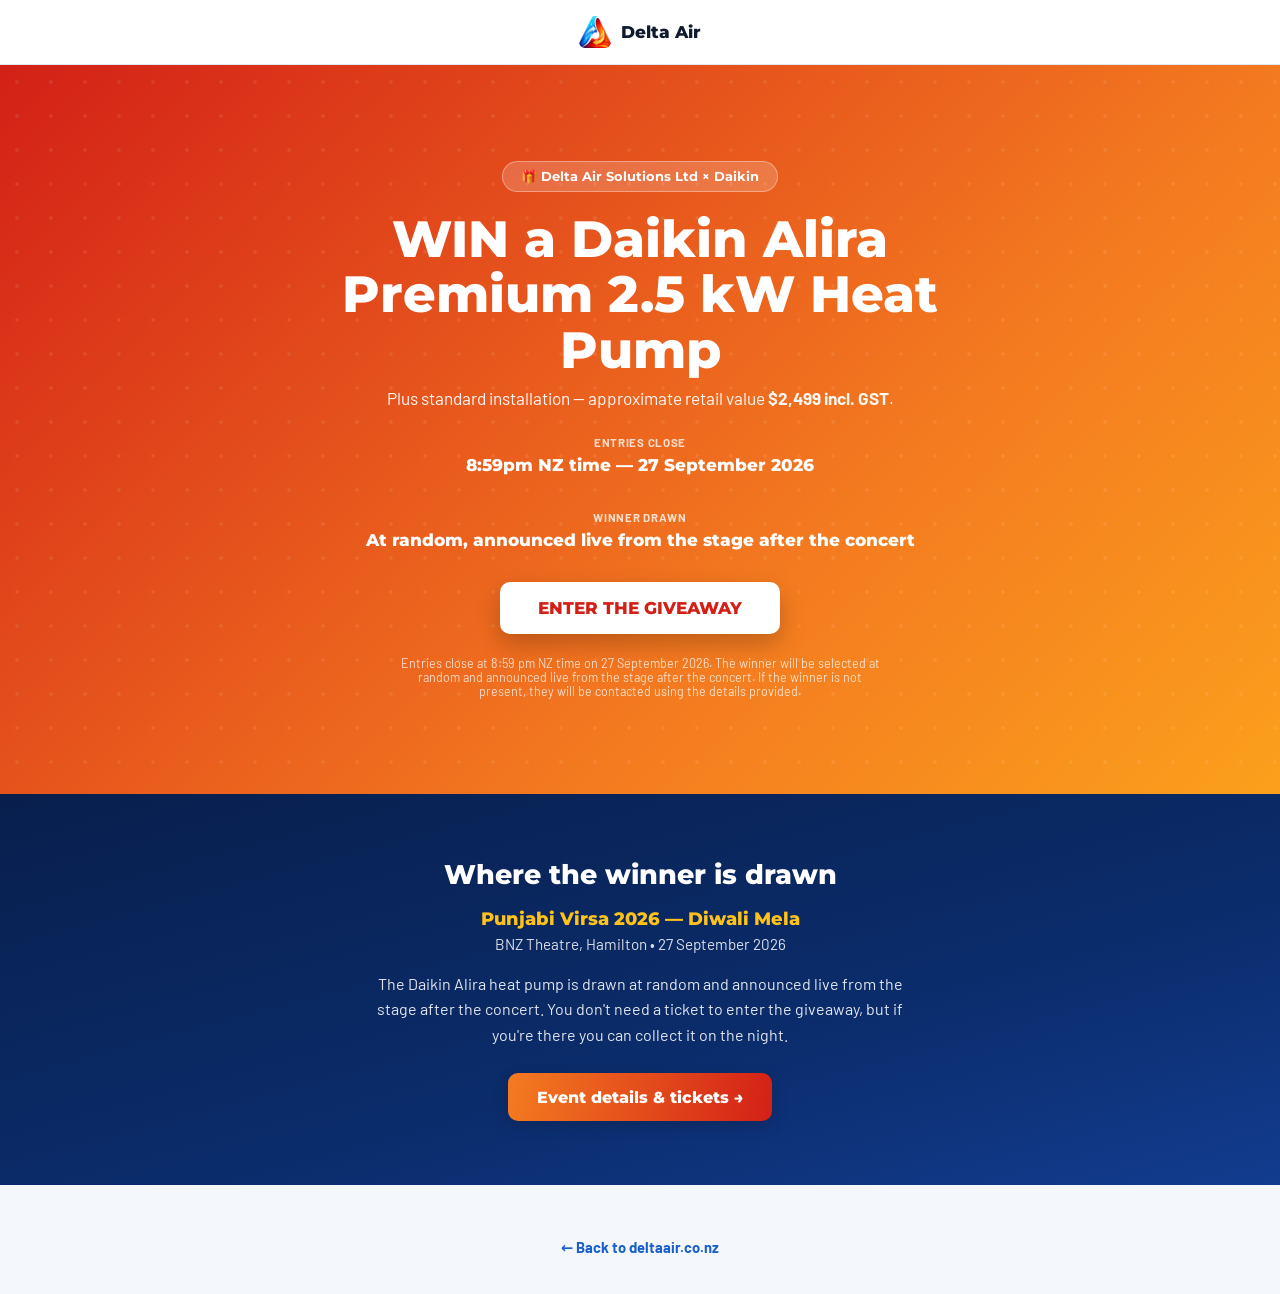
<file: giveaway.html>
<!DOCTYPE html>
<html lang="en">
<head>
<meta charset="UTF-8">
<meta name="viewport" content="width=device-width, initial-scale=1.0, viewport-fit=cover">
<title>WIN a Daikin Alira Premium Heat Pump — Delta Air Solutions</title>
<meta name="description" content="Win a Daikin Alira Premium 2.5kW heat pump plus standard installation — approximate retail value $2,499 incl. GST. Entries close 8:59pm NZ time, 27 September 2026.">
<link rel="canonical" href="https://deltaair.co.nz/giveaway.html">
<meta property="og:title" content="WIN a Daikin Alira Premium Heat Pump &mdash; Delta Air Solutions">
<meta property="og:description" content="Win a Daikin Alira Premium 2.5kW heat pump plus standard installation &mdash; approximate retail value $2,499 incl. GST. Entries close 8:59pm NZ, 27 September 2026.">
<meta property="og:image" content="https://deltaair.co.nz/og-image.png">
<meta property="og:url" content="https://deltaair.co.nz/giveaway.html">
<meta property="og:type" content="website">
<meta name="twitter:card" content="summary_large_image">
<meta name="robots" content="noindex, follow">
<link rel="preconnect" href="https://fonts.googleapis.com">
<link rel="preconnect" href="https://fonts.gstatic.com" crossorigin>
<link href="https://fonts.googleapis.com/css2?family=Montserrat:wght@600;700;800&family=Barlow:wght@400;500;600;700&display=swap" rel="stylesheet">
<link rel="icon" type="image/png" href="[data-uri]">
<link rel="apple-touch-icon" href="[data-uri]">
<style>
  :root{
    --ink:#0F1A2E; --muted:#5A6579; --bg:#F4F8FC; --card:#FFFFFF; --line:#E2E8F1;
    --blue-900:#0B2C6B; --blue-800:#123C8F; --blue-600:#1A5FCB;
    --red-600:#D32017; --orange-500:#F47B20; --orange-400:#FBA01C;
  }
  *{box-sizing:border-box}
  html,body{height:100%}
  body{margin:0;background:var(--bg);color:var(--ink);font-family:'Barlow',system-ui,-apple-system,sans-serif;-webkit-font-smoothing:antialiased}
  h1,h2{font-family:'Montserrat',system-ui,sans-serif;font-weight:800}

  .topbar{display:flex;align-items:center;justify-content:center;padding:1rem 1.2rem;background:#fff;border-bottom:1px solid var(--line)}
  .topbar a{display:flex;align-items:center;gap:.6rem;text-decoration:none;color:var(--ink);font-family:'Montserrat',sans-serif;font-weight:800;font-size:1.05rem}
  .topbar img{width:32px;height:32px;border-radius:6px}

  .giveaway-hero{position:relative;overflow:hidden;background:linear-gradient(135deg,var(--red-600),var(--orange-500) 65%,var(--orange-400));color:#fff;padding:clamp(48px,8vw,96px) 20px;text-align:center}
  .giveaway-hero__decor{position:absolute;inset:0;background-image:radial-gradient(rgba(255,255,255,.16) 2px,transparent 2px);background-size:34px 34px;opacity:.5;pointer-events:none}
  .giveaway-hero__inner{position:relative;max-width:600px;margin:0 auto}
  .giveaway-hero__badge{display:inline-flex;align-items:center;gap:.4rem;background:rgba(255,255,255,.18);border:1px solid rgba(255,255,255,.35);border-radius:999px;padding:.4rem 1.1rem;font-family:'Montserrat',sans-serif;font-weight:700;font-size:.82rem;margin-bottom:1.2rem}
  .giveaway-hero h1{font-size:clamp(2rem,5.6vw,3.2rem);line-height:1.08;color:#fff;margin:0 0 .7rem}
  .giveaway-hero__sub{font-size:1.08rem;color:rgba(255,255,255,.95);margin:0 0 1.7rem;max-width:52ch;margin-inline:auto}
  .giveaway-hero__meta{display:flex;justify-content:center;gap:2.2rem;flex-wrap:wrap;margin-bottom:2rem}
  .giveaway-hero__meta-item{text-align:center}
  .giveaway-hero__meta-item b{display:block;font-size:.72rem;text-transform:uppercase;letter-spacing:.06em;color:rgba(255,255,255,.78);font-weight:700;margin-bottom:.3rem}
  .giveaway-hero__meta-item span{display:block;font-family:'Montserrat',sans-serif;font-weight:800;font-size:1.08rem}
  .giveaway-form{display:flex;flex-wrap:wrap;gap:.7rem;justify-content:center;max-width:600px;margin:0 auto 1rem}
  .giveaway-form input{flex:1 1 170px;padding:.9rem 1.1rem;border-radius:10px;border:2px solid transparent;font-size:.95rem;font-family:'Barlow',sans-serif;color:var(--ink)}
  .giveaway-form input:focus{outline:none;border-color:#fff}
  .giveaway-hero__cta{display:inline-block;text-decoration:none;background:#fff;color:var(--red-600);font-family:'Montserrat',sans-serif;font-weight:800;font-size:1.05rem;padding:1rem 2.4rem;border:none;border-radius:10px;cursor:pointer;box-shadow:0 10px 24px rgba(0,0,0,.22);transition:transform .12s ease,box-shadow .12s ease;margin-bottom:1.4rem}
  .giveaway-hero__cta:hover{transform:translateY(-2px);box-shadow:0 14px 28px rgba(0,0,0,.28)}
  .giveaway-hero__cta:disabled{opacity:.7;cursor:not-allowed;transform:none}
  .giveaway-form__ok{background:rgba(255,255,255,.18);border:1px solid rgba(255,255,255,.35);border-radius:10px;padding:.85rem 1.2rem;font-weight:700;max-width:520px;margin:0 auto 1rem}
  .giveaway-form__err{background:rgba(0,0,0,.18);border:1px solid rgba(255,255,255,.35);border-radius:10px;padding:.7rem 1.1rem;font-weight:600;font-size:.9rem;max-width:520px;margin:0 auto 1rem;display:none}
  .giveaway-form__err.show{display:block}
  .giveaway-hero__fine{font-size:.78rem;color:rgba(255,255,255,.75);max-width:480px;margin:0 auto}
  @media(max-width:640px){.giveaway-hero__meta{gap:1.4rem}}

  .back-note{text-align:center;padding:2.4rem 1.2rem;color:var(--muted);font-size:.92rem}
  .back-note a{color:var(--blue-600);font-weight:700;text-decoration:none}
  .back-note a:hover{text-decoration:underline}

.event{background:linear-gradient(165deg,#081F4D 0%,#0B2C6B 60%,#123C8F 100%);color:#fff;padding:clamp(40px,6vw,64px) 22px;text-align:center}
.event__inner{max-width:60ch;margin:0 auto}
.event h2{color:#fff;font-size:clamp(1.25rem,2.6vw,1.7rem);margin:0 0 1rem}
.event__name{font-family:"Montserrat",sans-serif;font-weight:800;font-size:1.15rem;color:#FFC21A;margin:0 0 .3rem}
.event__meta{color:rgba(255,255,255,.85);font-size:.95rem;margin:0 0 1.1rem}
.event__copy{color:rgba(255,255,255,.88);margin:0 0 1.6rem;line-height:1.6}
.event__btn{display:inline-block;background:linear-gradient(100deg,#F47B20,#D32017);color:#fff;font-family:"Montserrat",sans-serif;font-weight:800;padding:.9rem 1.8rem;border-radius:10px;text-decoration:none;box-shadow:0 4px 14px rgba(15,26,46,.3)}
.event__btn:hover{filter:brightness(1.06)}

/* Gradient stays within the orange family — the previous orange-to-red ramp
   left a visibly red edge that read as a second colour. */
.btn--hot,
a.btn--hot,
button.btn--hot,
.header .btn--hot,
.hero__actions .btn--hot{
  background-image:linear-gradient(100deg,#F47B20,#D32017)!important;
  background-color:#EA6A1A!important;
  box-shadow:0 4px 14px rgba(15,26,46,.22)!important;
}
.btn--hot:hover{
  background-image:linear-gradient(100deg,#F98A2E,#E03226)!important;
}

/* The button carries a 2px transparent border. With background-clip at its
   default (border-box) the solid fill paints under that border and shows as
   a darker strip down the left edge. Clip to the padding box and drop the
   solid colour so only the gradient renders. */
/* No border at all, rather than a transparent one. A transparent border with
   padding-box clipping showed the page through it as a white ring; with
   border-box clipping it showed the fill as a dark strip. Removing it avoids
   both. */
.btn--hot,
a.btn--hot,
button.btn--hot{
  border:0!important;
  background-color:transparent!important;
  background-clip:border-box!important;
}

/* iOS Safari auto-inflates text runs independently of the CSS; this makes the
   declared sizes authoritative on iPhone. */
html{-webkit-text-size-adjust:100%;text-size-adjust:100%}
</style>
</head>
<body>

<div class="topbar">
  <a href="index.html">
    <img src="[data-uri]" alt="Delta Air">
    Delta Air
  </a>
</div>

<section class="giveaway-hero" id="giveaway">
  <div class="giveaway-hero__decor" aria-hidden="true"></div>
  <div class="giveaway-hero__inner">
    <div class="giveaway-hero__badge">🎁 Delta Air Solutions Ltd × Daikin</div>
    <h1>WIN a Daikin Alira Premium 2.5&nbsp;kW Heat Pump</h1>
    <p class="giveaway-hero__sub">Plus standard installation — approximate retail value <b>$2,499 incl. GST</b>.</p>

    <div class="giveaway-hero__meta">
      <div class="giveaway-hero__meta-item">
        <b>Entries close</b>
        <span>8:59pm NZ time — 27 September 2026</span>
      </div>
      <div class="giveaway-hero__meta-item">
        <b>Winner drawn</b>
        <span>At random, announced live from the stage after the concert</span>
      </div>
    </div>

    <a class="giveaway-hero__cta" href="https://docs.google.com/forms/d/e/1FAIpQLScp3AFr8KK7tbaJBSp9AT7JmHjg95dyFeyJ-IRHnnpKm000NQ/viewform?usp=dialog" target="_blank" rel="noopener">ENTER THE GIVEAWAY</a>

    <p class="giveaway-hero__fine">Entries close at 8:59&nbsp;pm NZ time on 27 September 2026. The winner will be selected at random and announced live from the stage after the concert. If the winner is not present, they will be contacted using the details provided.</p>
  </div>
</section>


<section class="event">
  <div class="event__inner">
    <h2>Where the winner is drawn</h2>
    <p class="event__name">Punjabi Virsa 2026 — Diwali Mela</p>
    <p class="event__meta">BNZ Theatre, Hamilton &bull; 27 September 2026</p>
    <p class="event__copy">The Daikin Alira heat pump is drawn at random and announced live from the stage after the concert. You don't need a ticket to enter the giveaway, but if you're there you can collect it on the night.</p>
    <a class="event__btn" href="https://www.bnztheatre.co.nz/all-events/punjabi-virsa-2026-diwali-mela-tickets-ae1694383" target="_blank" rel="noopener">Event details &amp; tickets →</a>
  </div>
</section>

<p class="back-note"><a href="index.html">← Back to deltaair.co.nz</a></p>


</body>
</html>
</file>
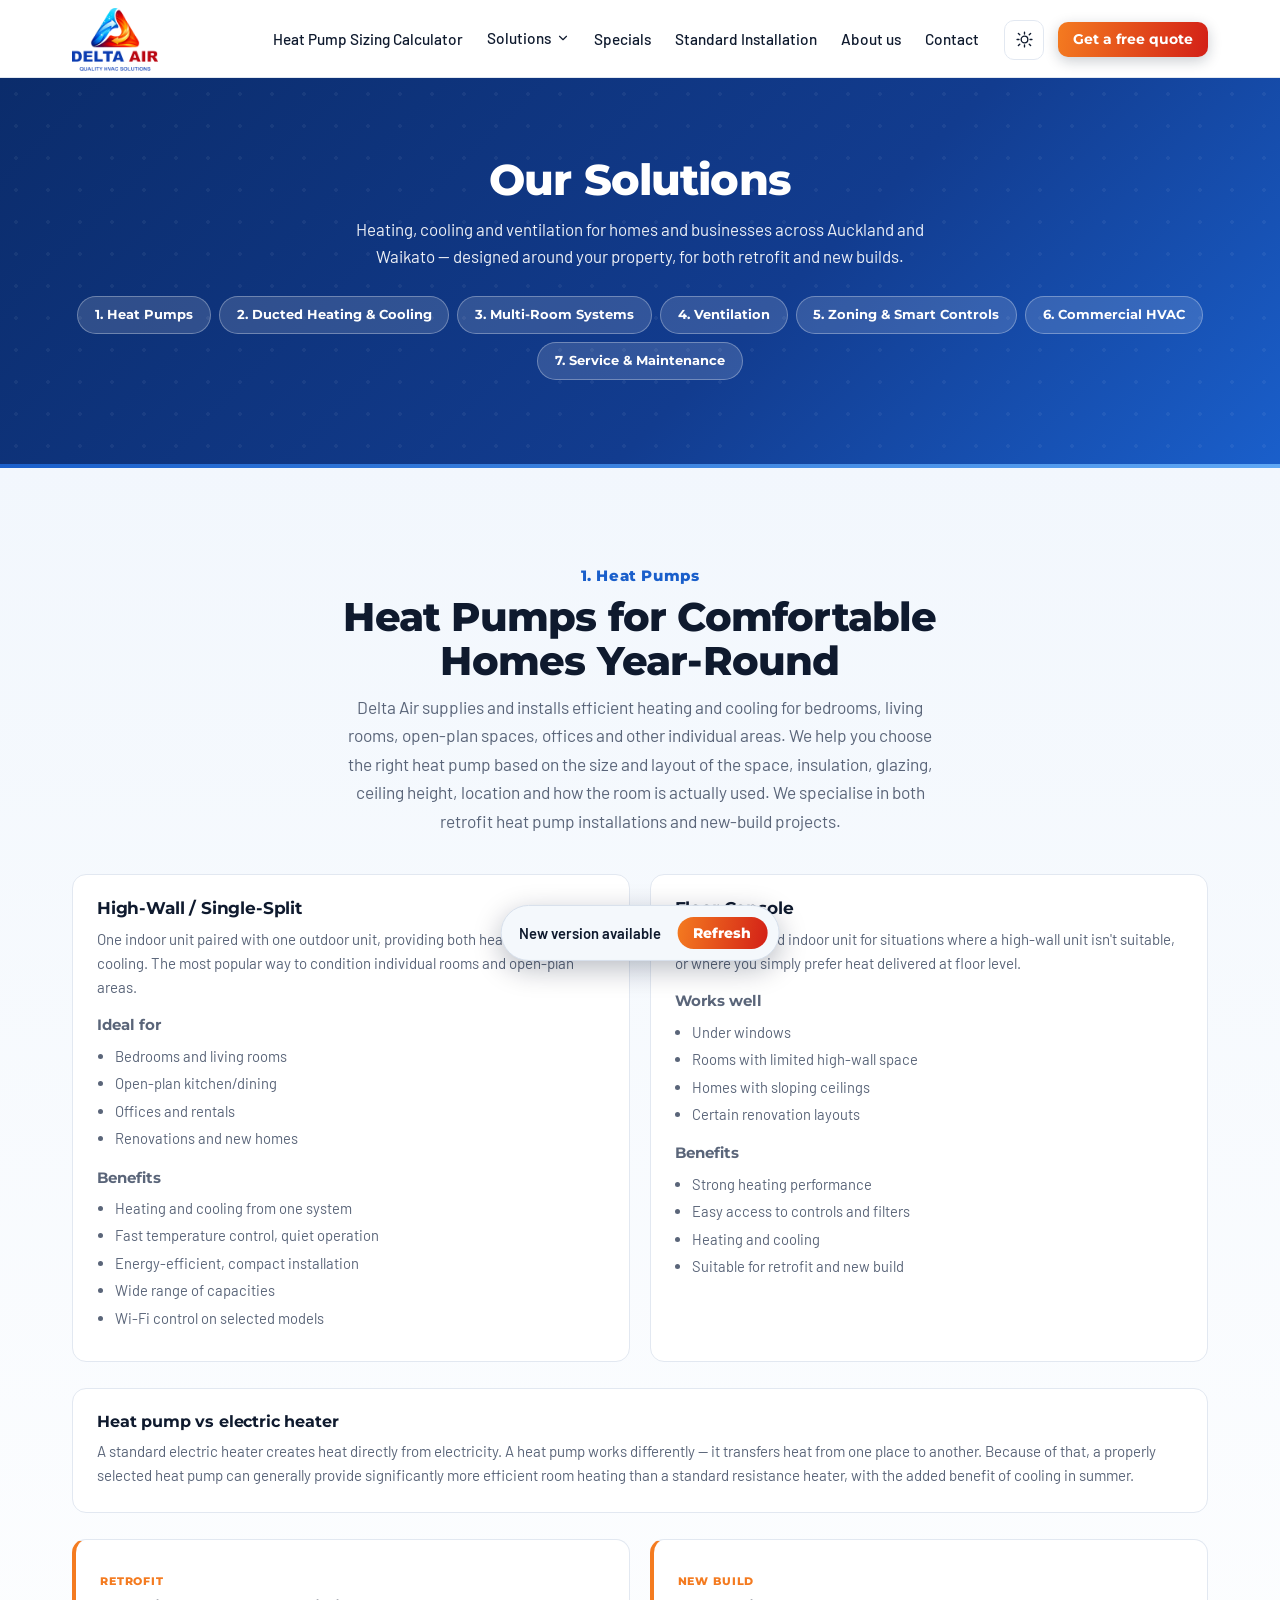
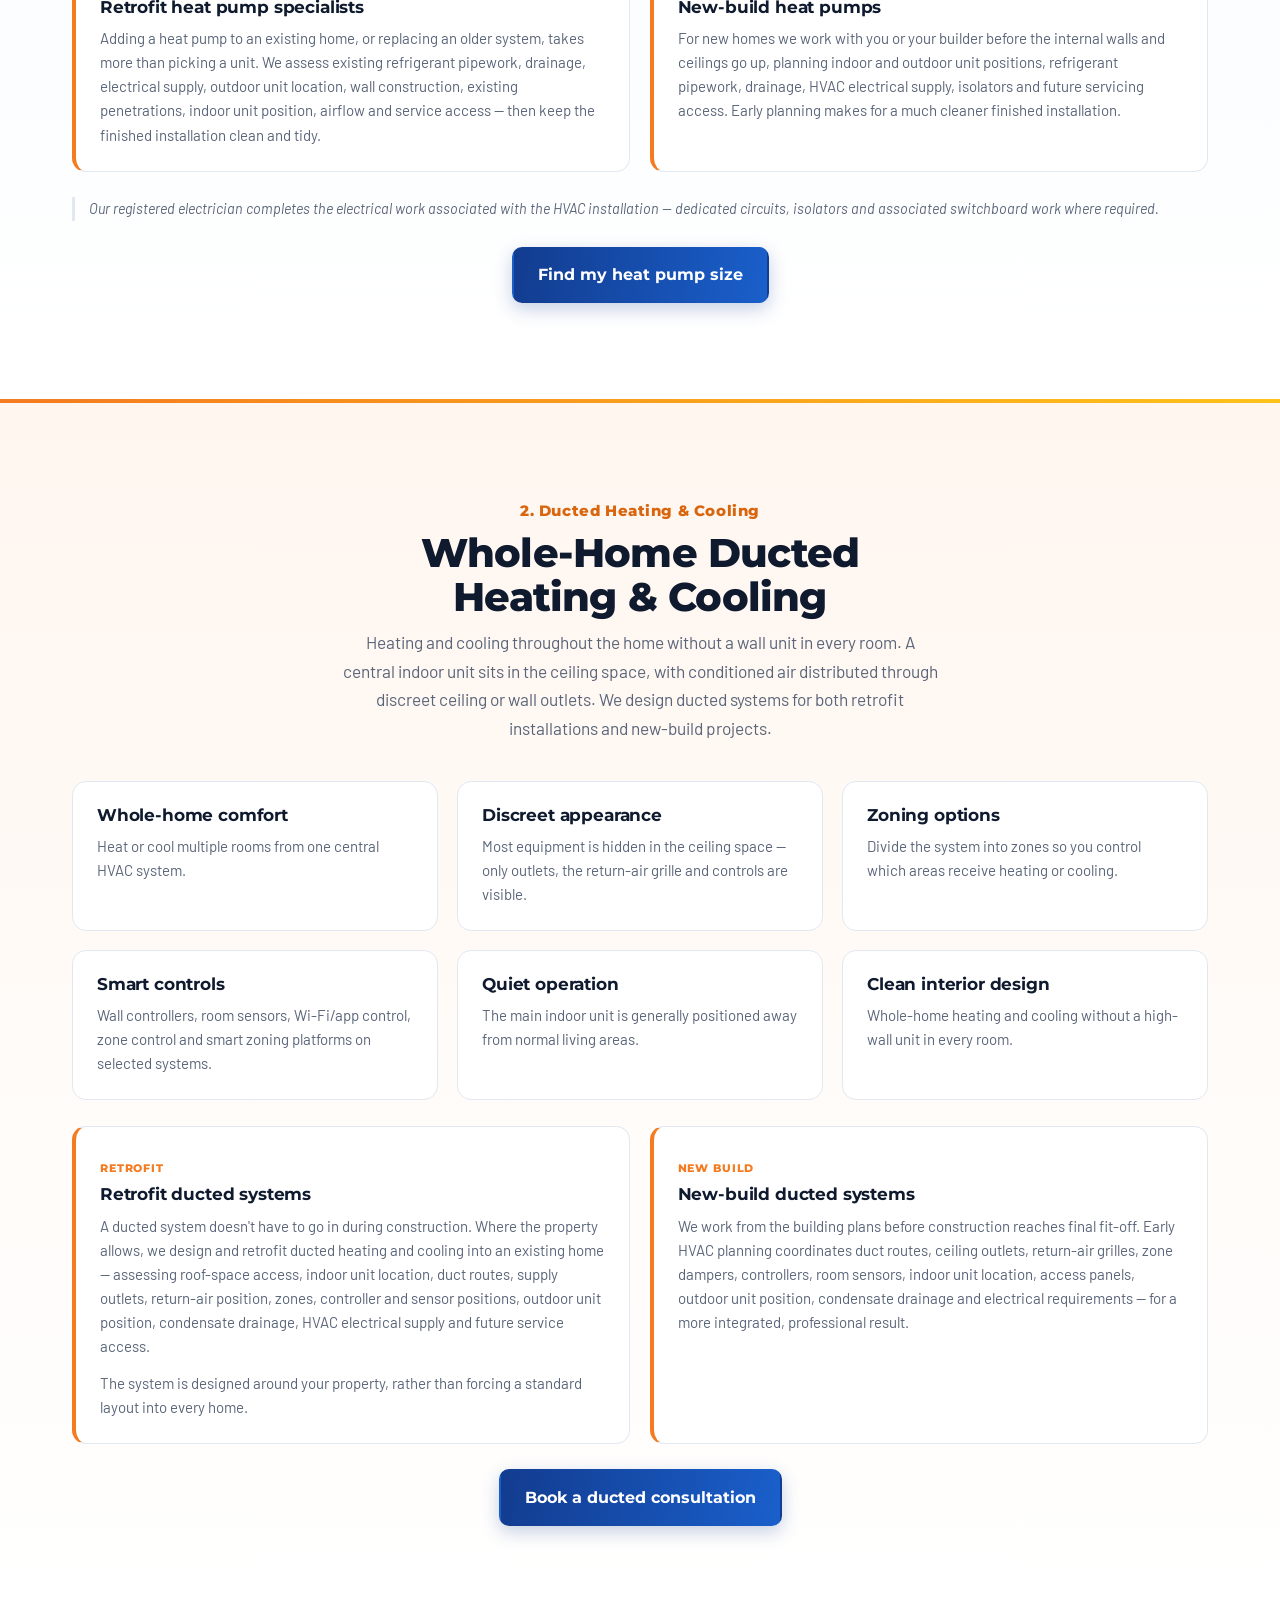
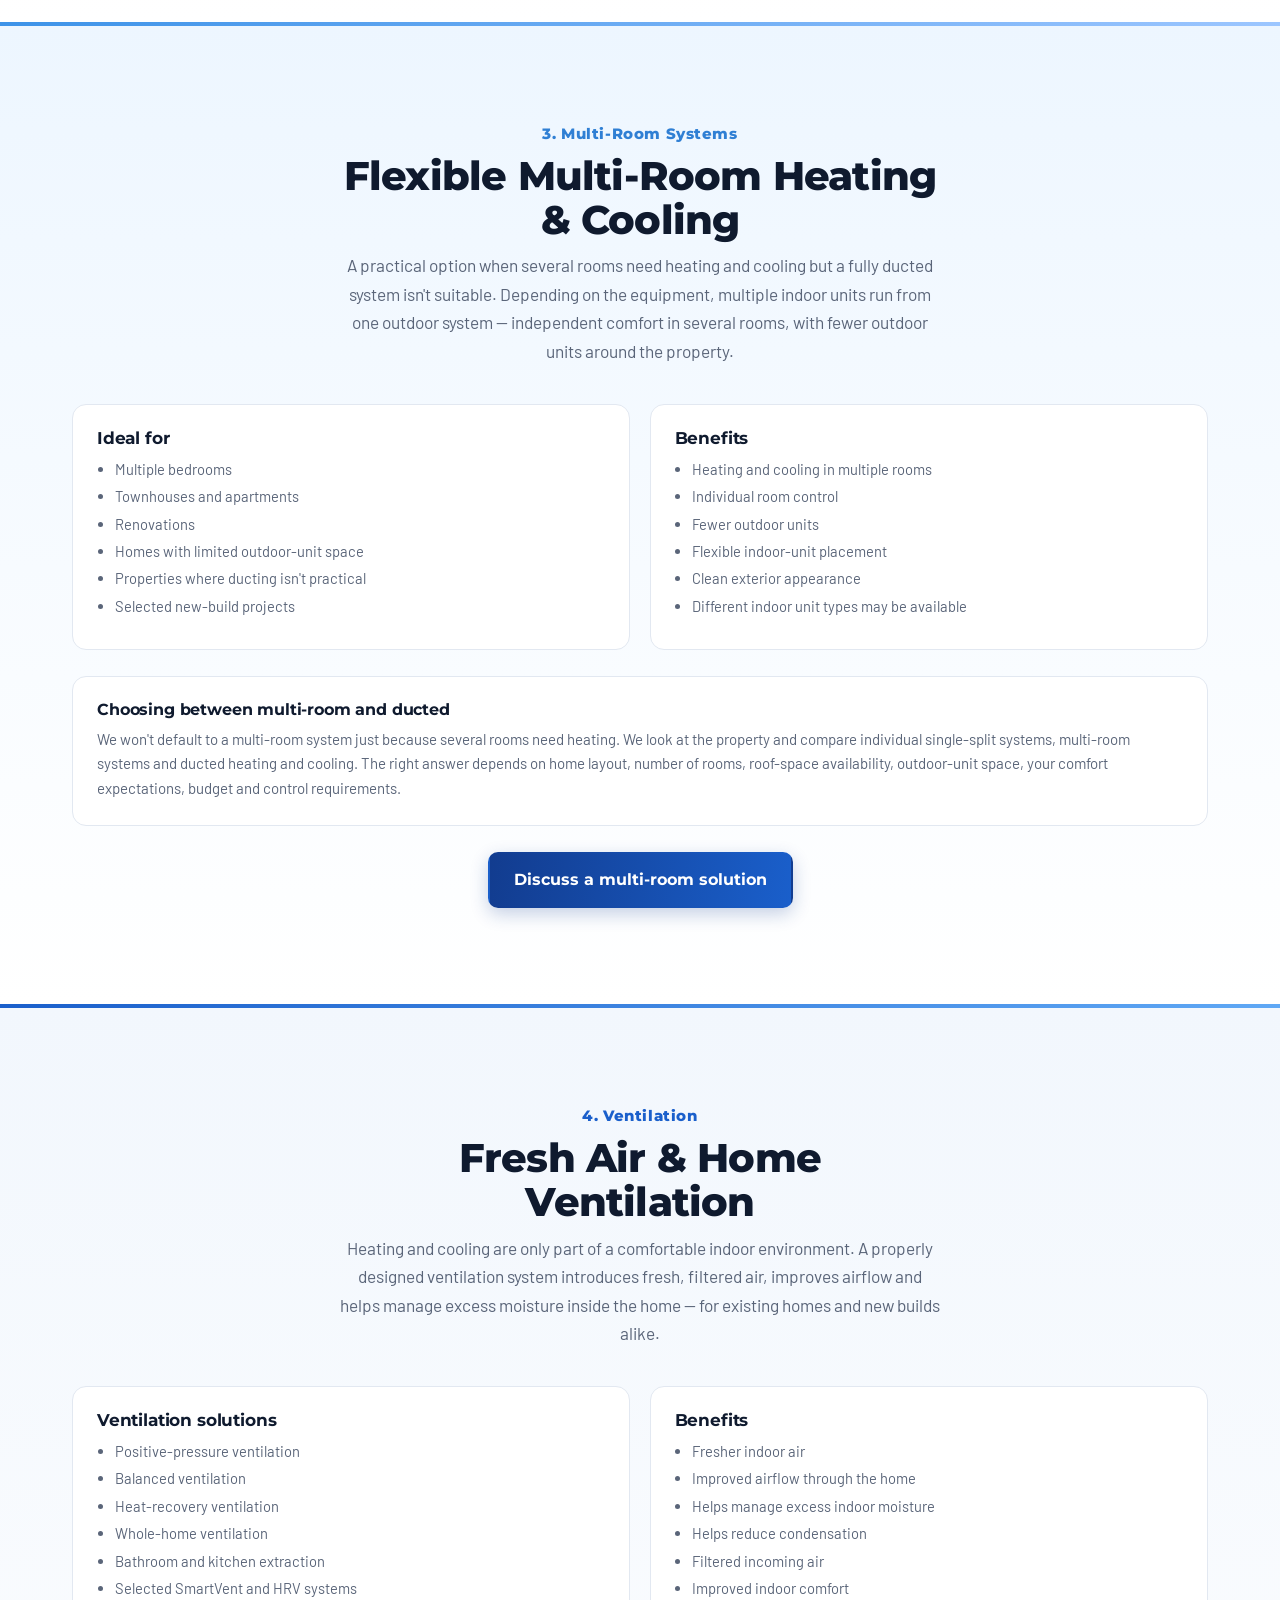
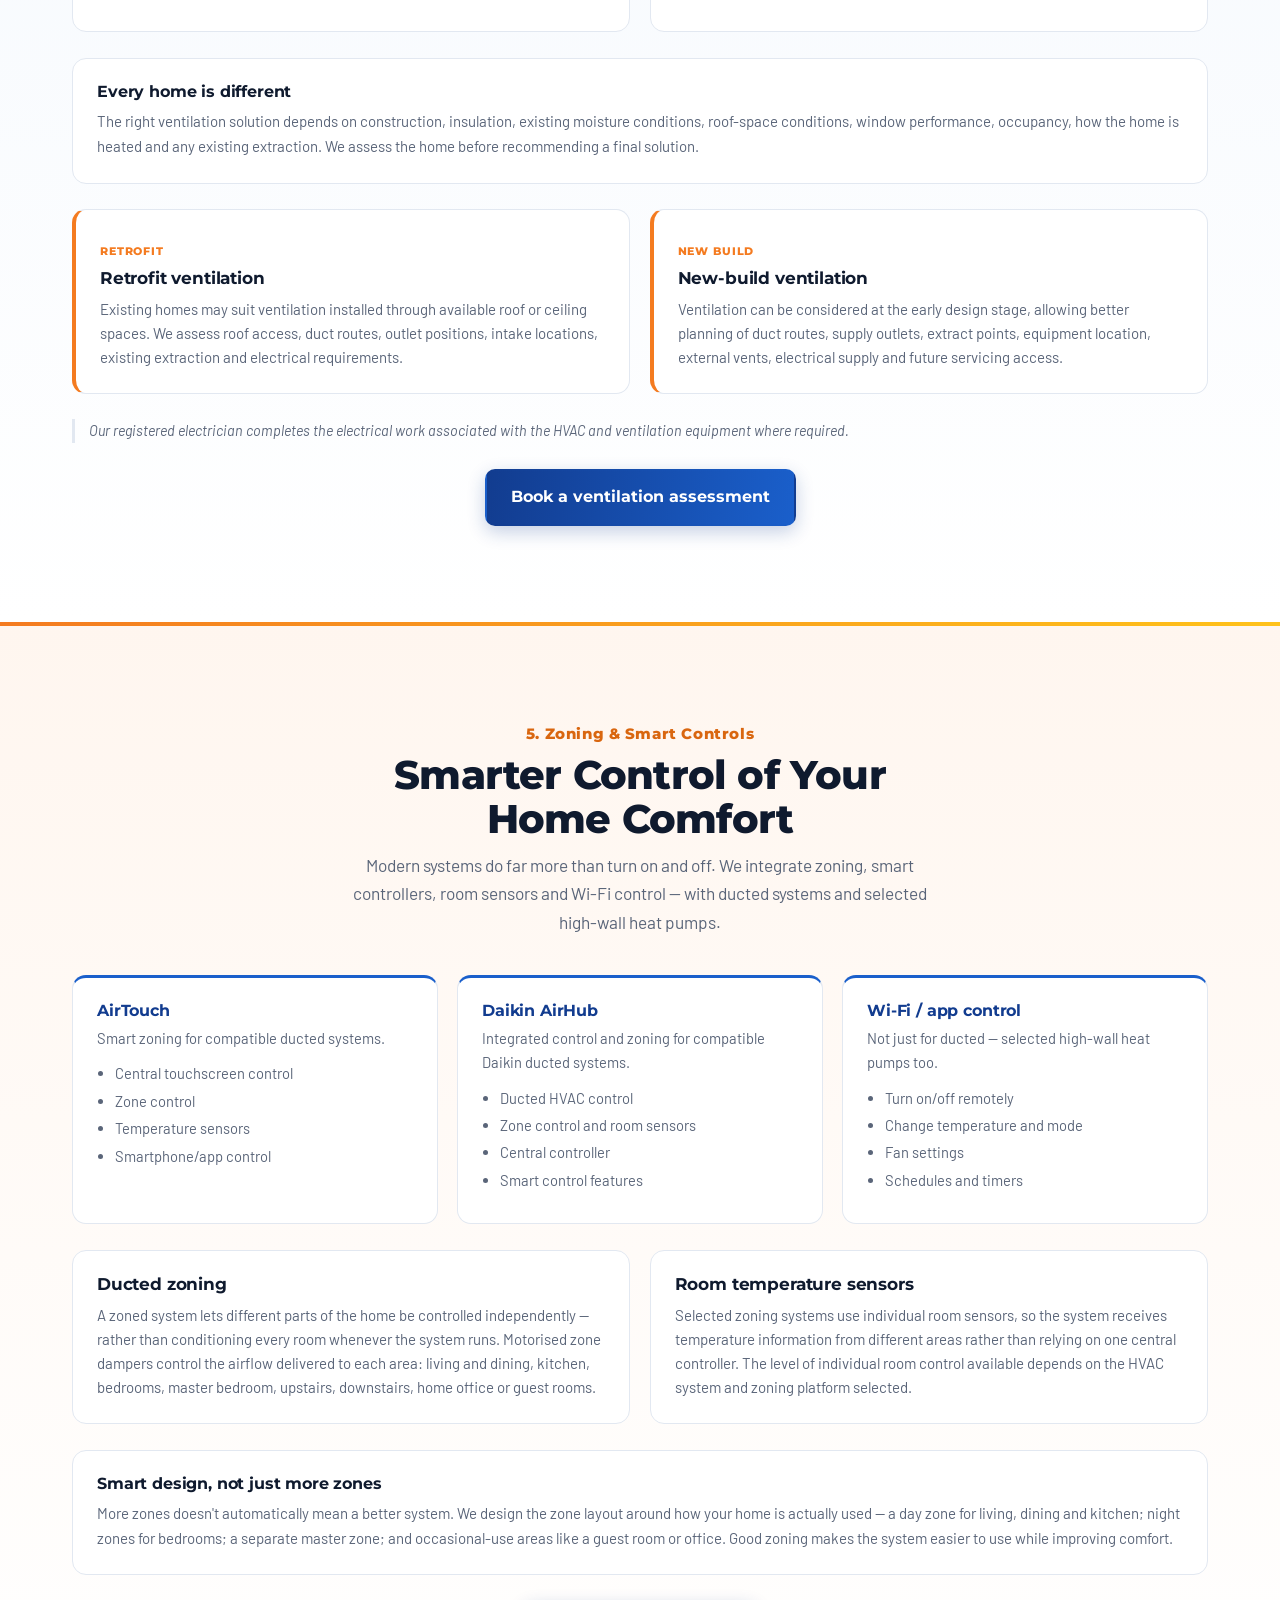
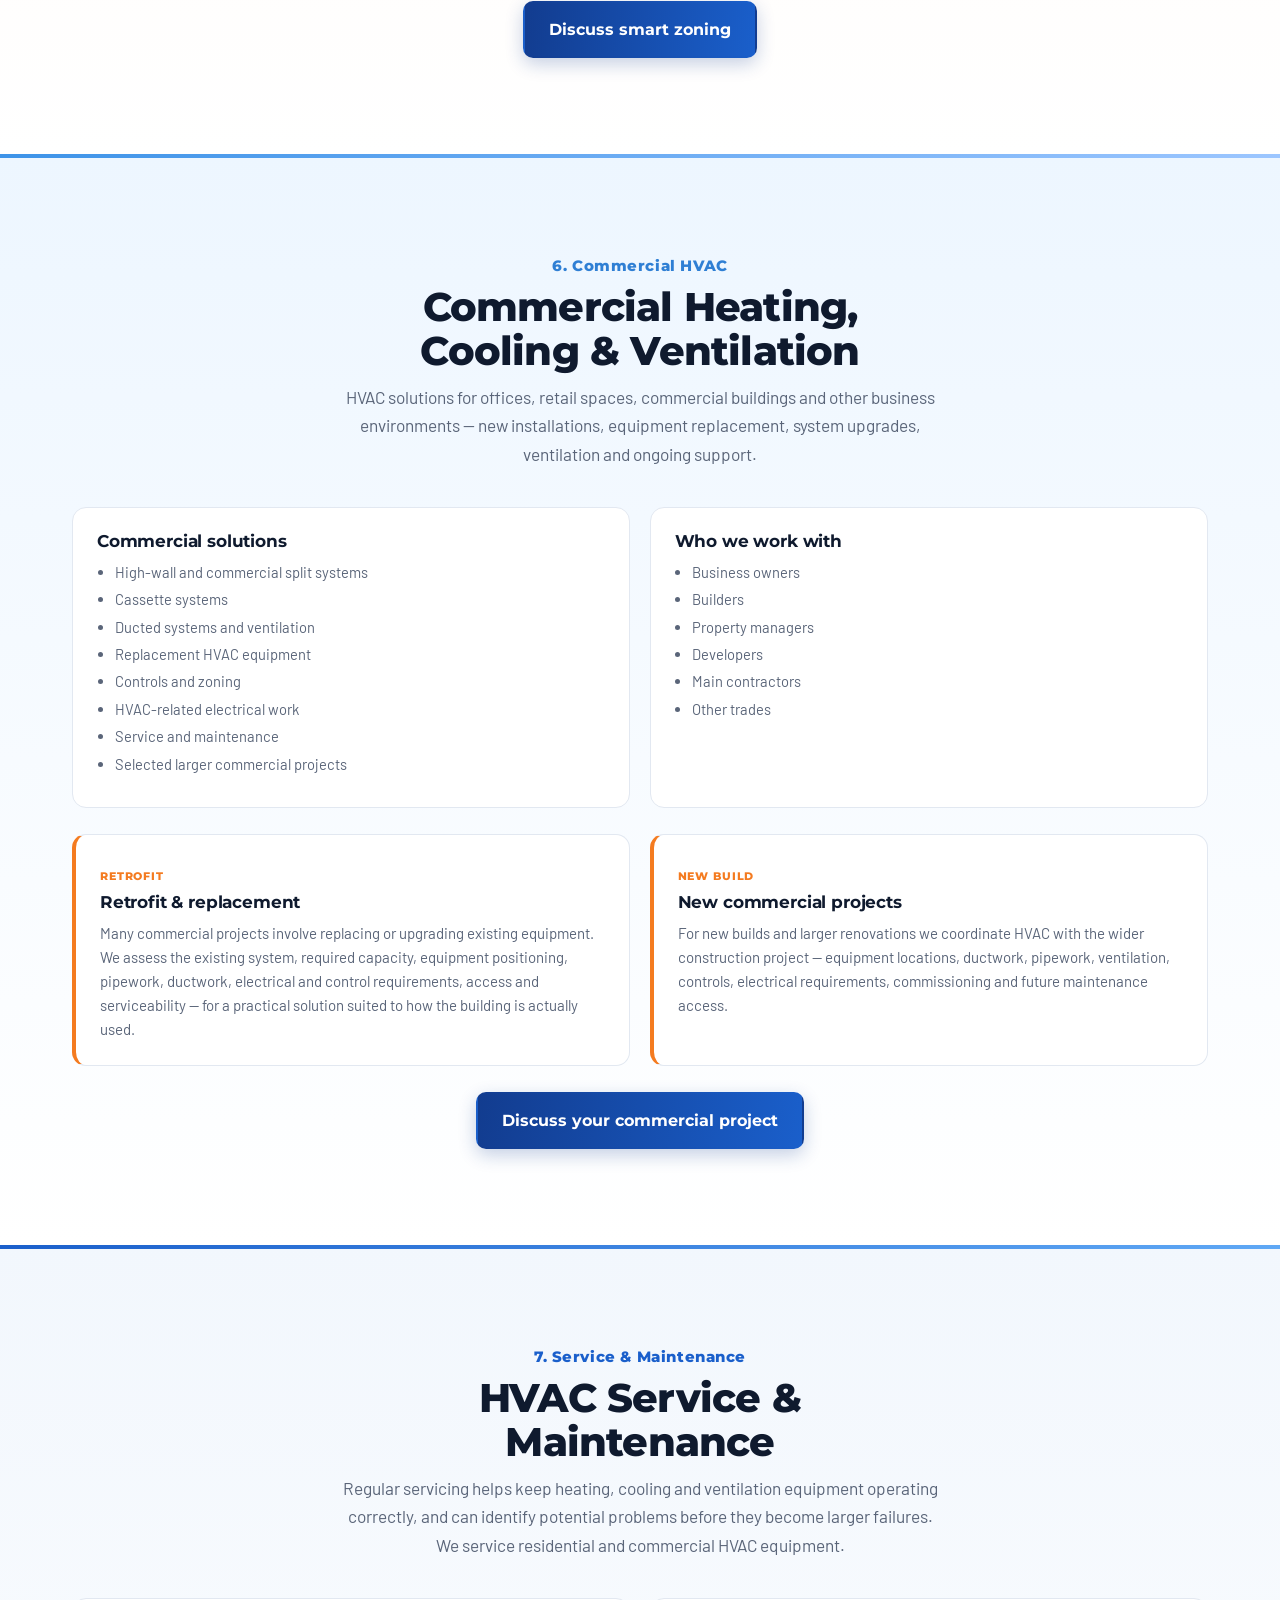
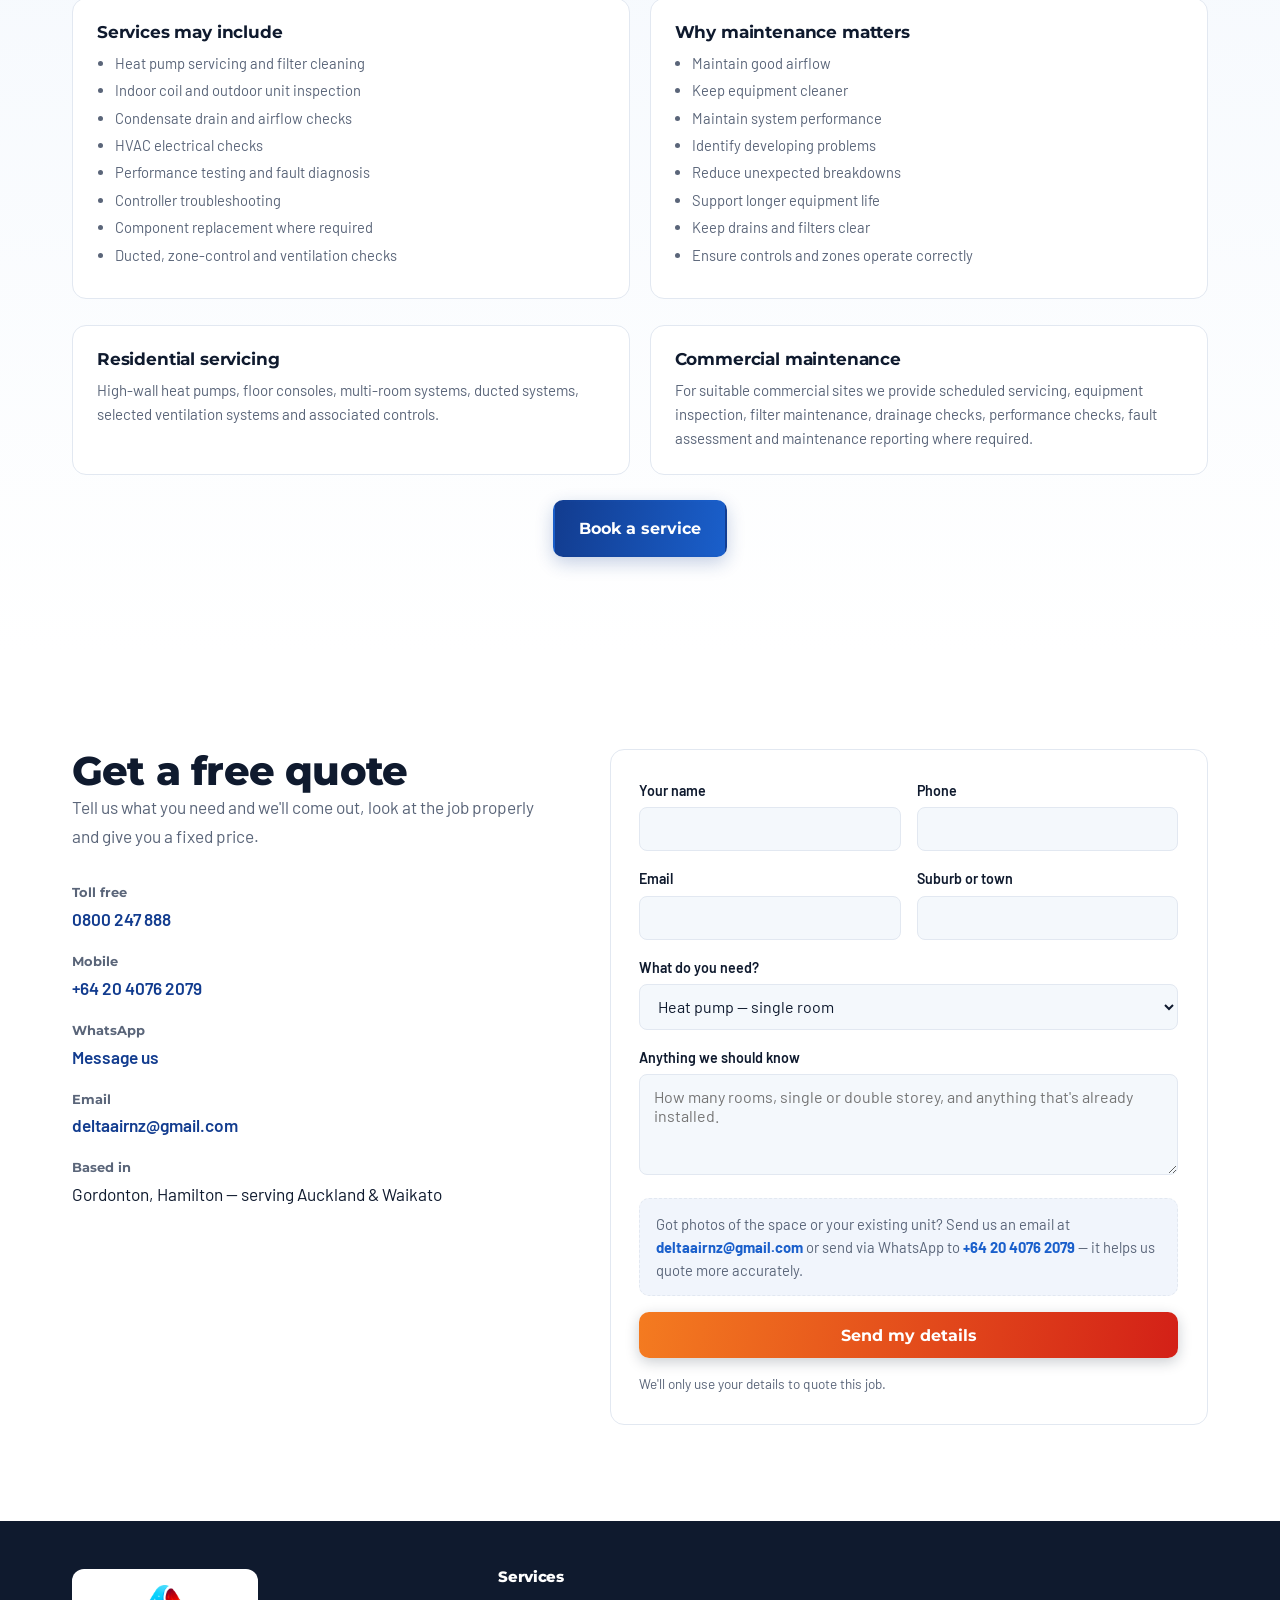
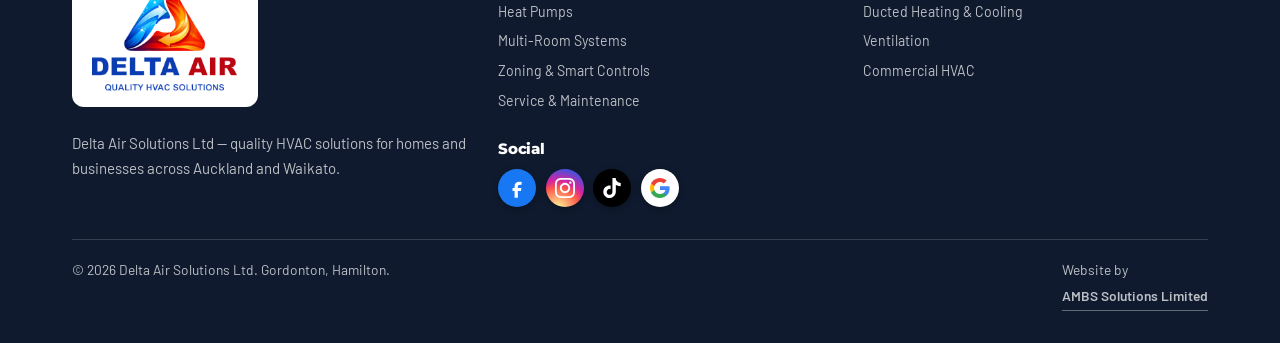
<file: solutions.html>
<!DOCTYPE html>
<html lang="en">
<head>
<meta charset="UTF-8">
<meta name="viewport" content="width=device-width, initial-scale=1.0, viewport-fit=cover">
<title>HVAC Solutions — Heat Pumps, Ducted, Ventilation | Delta Air Solutions</title>
<meta name="description" content="Heat pumps, ducted heating and cooling, multi-room systems, ventilation, zoning and commercial HVAC across Auckland and Waikato. Retrofit and new build specialists.">
<link rel="icon" href="favicon.ico" sizes="any">
<link rel="icon" href="favicon-32x32.png" type="image/png" sizes="32x32">
<link rel="icon" href="favicon-16x16.png" type="image/png" sizes="16x16">
<link rel="icon" href="icon-192.png" type="image/png" sizes="192x192">
<link rel="apple-touch-icon" href="apple-touch-icon.png">
<link rel="preconnect" href="https://fonts.googleapis.com">
<link rel="preconnect" href="https://fonts.gstatic.com" crossorigin>
<link href="https://fonts.googleapis.com/css2?family=Montserrat:wght@600;700;800&family=Barlow:wght@400;500;600&display=swap" rel="stylesheet">
<style>
:root{
  /* Logo is embedded as base64 so the file works on its own with no extra
     network requests. Real copies of the same artwork also live in /icons
     (used for the favicon, home-screen icon, and social share image). */
  /* --logo now lives in shared.css */
  --mark:url("[data-uri]");
  --wave:url("[data-uri]");
  --wave-cool:url("[data-uri]");
  --wave-warm:url("[data-uri]");
  --blue-900:#0B2C6B;
  --blue-800:#123C8F;
  --blue-600:#1A5FCB;
  --blue-400:#4FB2EE;
  --red-600:#D32017;
  --orange-500:#F47B20;
  --orange-400:#FBA01C;

  --ink:#0F1A2E;
  --footer:#0F1A2E;
  --muted:#5A6579;
  --line:#E2E8F1;
  --surface:#FFFFFF;
  --surface-2:#F4F8FC;

  --wrap:1180px;
  --radius:12px;
}
*{box-sizing:border-box}
html{scroll-behavior:smooth;scroll-padding-top:136px}
body{margin:0;font-family:"Barlow",system-ui,sans-serif;font-size:17px;line-height:1.65;color:var(--ink);background:var(--surface);-webkit-font-smoothing:antialiased}
h1,h2,h3,h4{font-family:"Montserrat",system-ui,sans-serif;font-weight:800;line-height:1.1;letter-spacing:-.02em;margin:0}
h1{font-size:clamp(2.1rem,5.2vw,3.7rem)}
h2{font-size:clamp(1.6rem,3.2vw,2.5rem)}
h3{font-size:1.16rem;font-weight:700;letter-spacing:-.01em}
p{margin:0 0 1rem}
a{color:var(--blue-800)}
img{max-width:100%;height:auto;display:block}
.wrap{width:100%;max-width:var(--wrap);margin:0 auto;padding:0 22px}
.section{padding:clamp(54px,7.5vw,96px) 0}
.section--tint{background:var(--surface-2)}
.lede{font-size:1.08rem;color:var(--muted);max-width:62ch}
.head{max-width:60ch;margin-bottom:2.4rem}
.head h2{margin-bottom:.6rem}
:focus-visible{outline:3px solid var(--blue-600);outline-offset:3px;border-radius:4px}

.btn{display:inline-flex;align-items:center;justify-content:center;gap:.5rem;font-family:"Montserrat",sans-serif;font-weight:700;font-size:.97rem;padding:.85rem 1.5rem;border-radius:10px;border:2px solid transparent;text-decoration:none;cursor:pointer;transition:transform .12s ease,box-shadow .12s ease,background .2s}
.btn--hot{background:linear-gradient(100deg,#F47B20,#D32017);color:#fff;box-shadow:0 6px 18px rgba(211,32,23,.26)}
.btn--hot:hover{transform:translateY(-2px)}
.btn--cool{background:linear-gradient(100deg,var(--blue-800),var(--blue-600));color:#fff;box-shadow:0 6px 18px rgba(18,60,143,.24)}
.btn--cool:hover{transform:translateY(-2px)}
.btn--ghost{background:transparent;border-color:var(--line);color:var(--ink)}
.btn--ghost:hover{border-color:var(--blue-600);color:var(--blue-800)}

/* Header */
.giveaway-carousel{color:#fff;transition:background .5s ease}
@media(min-width:901px){
  .giveaway-carousel{position:sticky;top:72px;z-index:49}
}
.giveaway-carousel[data-scheme="orange"]{background:linear-gradient(100deg,var(--red-600),var(--orange-500))}
.giveaway-carousel[data-scheme="blue"]{background:linear-gradient(100deg,var(--blue-900),var(--blue-600))}
.giveaway-carousel__inner{display:flex;align-items:center;justify-content:center;gap:1.1rem;flex-wrap:nowrap;padding:.5rem 22px;text-align:center;min-height:0}
.giveaway-carousel__viewport{flex:1 1 auto;min-width:0;max-width:640px;overflow:hidden}
.giveaway-carousel__text{display:inline-block;max-width:100%;overflow:hidden;text-overflow:ellipsis;white-space:nowrap;font-family:"Montserrat",sans-serif;font-weight:600;font-size:.98rem;line-height:1;margin-top:-3px;transition:opacity .3s ease}
.giveaway-carousel__text b{font-weight:800}
.giveaway-carousel__text.is-fading{opacity:0}
.giveaway-carousel__cta{font-family:"Montserrat",sans-serif;font-weight:800;font-size:.9rem;color:var(--red-600);background:#fff;text-decoration:none;white-space:nowrap;flex:0 0 auto;padding:.42rem 1.05rem;border-radius:999px;box-shadow:0 3px 10px rgba(0,0,0,.22);transition:transform .15s ease,box-shadow .15s ease;animation:ctaFlash 1.6s ease-in-out infinite}
@keyframes ctaFlash{0%,100%{opacity:1}50%{opacity:.55}}
@media(prefers-reduced-motion:reduce){.giveaway-carousel__cta{animation:none}}
.giveaway-carousel__cta:hover{transform:translateY(-1px);box-shadow:0 5px 14px rgba(0,0,0,.28)}
.giveaway-carousel[data-scheme="blue"] .giveaway-carousel__cta{color:var(--blue-800)}
.giveaway-carousel.is-hidden{display:none}
@media(max-width:640px){
  .giveaway-carousel__inner{padding:.42rem 10px;gap:.6rem}
  .giveaway-carousel__text{font-size:.8rem}
  .giveaway-carousel__cta{font-size:.8rem;padding:.38rem .75rem}
}
@media(max-width:360px){
  .giveaway-carousel__text{font-size:.72rem}
  .giveaway-carousel__cta{font-size:.72rem;padding:.34rem .65rem}
}
@media(max-width:330px){
  .giveaway-carousel__inner{gap:.4rem}
  .giveaway-carousel__text{font-size:.66rem}
  .giveaway-carousel__cta{font-size:.66rem;padding:.3rem .55rem}
}

.header{position:sticky;top:0;z-index:50;background:rgba(255,255,255,.95);backdrop-filter:blur(10px);border-bottom:1px solid var(--line)}

/* a little breathing room under the logo on laptop/desktop */
.header__bar{display:flex;align-items:center;gap:1.4rem;padding:.5rem 22px .4rem;max-width:var(--wrap);margin:0 auto}

/* Daikin heat pump giveaway — promo styles */
.giveaway-fab{
  position:fixed;right:1.1rem;bottom:1.1rem;z-index:80;
  display:flex;align-items:center;gap:.6rem;
  background:linear-gradient(100deg,var(--red-600),var(--orange-500));color:#fff;
  font-family:"Montserrat",sans-serif;
  padding:.7rem 1.1rem;border-radius:999px;text-decoration:none;
  box-shadow:0 10px 26px rgba(211,32,23,.4);
  animation:fabPulse 2.6s ease-in-out infinite, fabShake 6s ease-in-out infinite;
  transition:transform .15s ease,box-shadow .15s ease;
}
.giveaway-fab:hover{transform:translateY(-3px) !important;box-shadow:0 14px 30px rgba(211,32,23,.48)}
.giveaway-fab__icon{font-size:1.4rem;line-height:1;display:inline-block;animation:fabIconWiggle 1.8s ease-in-out infinite}
.giveaway-fab__body{display:flex;flex-direction:column;gap:.05rem;line-height:1.15}
.giveaway-fab__text{font-weight:800;font-size:.86rem;white-space:nowrap}
.giveaway-fab__countdown{font-weight:700;font-size:.72rem;color:#FFE7B8;white-space:nowrap}
@keyframes fabPulse{0%,100%{box-shadow:0 10px 26px rgba(211,32,23,.4)}50%{box-shadow:0 10px 26px rgba(211,32,23,.4),0 0 0 9px rgba(211,32,23,.16)}}
@keyframes fabShake{0%,88%,100%{transform:rotate(0)}90%{transform:rotate(-4deg)}92%{transform:rotate(4deg)}94%{transform:rotate(-3deg)}96%{transform:rotate(3deg)}98%{transform:rotate(0)}}
@keyframes fabIconWiggle{0%,100%{transform:rotate(0) scale(1)}50%{transform:rotate(-8deg) scale(1.08)}}
@media(prefers-reduced-motion:reduce){.giveaway-fab,.giveaway-fab__icon{animation:none}}
@media(max-width:480px){
  .giveaway-fab{right:.8rem;bottom:.8rem;padding:.6rem .95rem}
  .giveaway-fab__icon{font-size:1.2rem}
  .giveaway-fab__text{font-size:.78rem}
  .giveaway-fab__countdown{font-size:.66rem}
}
.brand{display:flex;align-items:center;text-decoration:none;flex:0 0 auto}
.brand__logo{display:block;width:135px;height:63px;background:var(--logo) left center/contain no-repeat}
.nav{display:flex;gap:1.5rem;margin-left:auto}
.nav a{font-weight:500;font-size:.96rem;color:var(--ink);text-decoration:none;padding:.3rem 0;border-bottom:2px solid transparent}
.nav a:hover{border-bottom-color:var(--orange-500)}
.nav__drop{position:relative;pointer-events:none}
.nav__panel-back{display:none}
.nav__drop > *{pointer-events:auto}
.nav__drop-btn{display:inline-flex;align-items:center;gap:.3rem;font-family:inherit;font-weight:500;font-size:.96rem;line-height:1.65;color:var(--ink);background:none;border:none;border-bottom:2px solid transparent;padding:.3rem 0;cursor:pointer}
.nav__drop-btn:hover{border-bottom-color:var(--orange-500)}
.nav__chev{width:14px;height:14px;transition:transform .2s ease;flex:0 0 auto}
.nav__drop.is-open .nav__chev{transform:rotate(180deg)}
.nav__panel{
  position:absolute;top:calc(100% + 14px);left:50%;transform:translateX(-50%) translateY(-6px);
  background:var(--surface);border:1px solid var(--line);border-radius:12px;
  box-shadow:0 16px 34px rgba(3,12,36,.16);padding:.5rem;min-width:230px;
  display:flex;flex-direction:column;gap:.1rem;
  opacity:0;pointer-events:none;transition:opacity .18s ease,transform .18s ease;z-index:60;
}
.nav__drop.is-open .nav__panel{opacity:1;pointer-events:auto;transform:translateX(-50%) translateY(0)}
.nav__panel a{padding:.55rem .7rem;border-radius:8px;font-size:.92rem;color:var(--ink);text-decoration:none;border-bottom:none!important;font-weight:500}
.nav__panel a:hover{background:var(--surface-2);color:var(--blue-600)}
.header__cta{display:flex;align-items:center;gap:.85rem}
.header__cta .btn{padding:.4rem .95rem;font-size:.85rem}
.header__call{display:grid;place-items:center;width:34px;height:34px;border-radius:50%;border:2px solid var(--line);color:var(--blue-800);text-decoration:none;transition:background .18s,border-color .18s,color .18s;flex:0 0 auto;animation:callFlash 2s ease-in-out infinite}
@keyframes callFlash{
  0%,100%{box-shadow:0 0 0 0 rgba(26,95,203,.45);border-color:var(--line)}
  50%{box-shadow:0 0 0 7px rgba(26,95,203,0);border-color:var(--blue-600)}
}
@media(prefers-reduced-motion:reduce){.header__call{animation:none}}
.header__call:hover{background:var(--blue-800);border-color:var(--blue-800);color:#fff;animation:none}
.header__call svg{width:16px;height:16px;fill:currentColor}
.burger{display:none;background:none;border:1px solid var(--line);border-radius:8px;padding:.45rem .7rem;font-size:1.1rem;cursor:pointer}
@media(max-width:980px){
  /* On mobile the Solutions item opens a slide-in submenu rather than an
     accordion, so point the chevron right (">") instead of down. */
  .nav__chev{transform:rotate(-90deg)}
  .nav__drop.is-open .nav__chev{transform:rotate(-90deg)}
  .nav{
    display:flex;order:3;width:100%;flex-direction:column;align-items:center;gap:0;
    max-height:0;opacity:0;overflow:hidden;
    transition:max-height .8s cubic-bezier(.4,0,.2,1),opacity .6s ease,padding-bottom .8s ease;
    padding-bottom:0;
  }
  /* Overlay the open menu rather than letting it expand the sticky header.
     Expanding in-flow grew the header ~250px, which pushed page content down
     and shifted the visitor's scroll position whenever they opened the menu
     part-way down the page. */
  .nav.is-open{
    max-height:calc(100vh - 100%);opacity:1;padding-bottom:.5rem;
    position:absolute;left:0;right:0;top:100%;
    background:rgba(255,255,255,.98);backdrop-filter:blur(10px);
    border-bottom:1px solid var(--line);
    box-shadow:0 18px 32px rgba(3,14,40,.16);
    overflow-y:auto;z-index:55;
  }
  .nav > a, .nav > .nav__drop{
    width:100%;text-align:center;padding:.7rem 0;border-bottom:1px solid var(--line);
    opacity:0;transform:translateY(-16px);
  }
  .nav.is-open > a, .nav.is-open > .nav__drop{animation:navDrop .6s cubic-bezier(.2,.8,.2,1) forwards}
  .nav.is-open > *:nth-child(1){animation-delay:.15s}
  .nav.is-open > *:nth-child(2){animation-delay:.28s}
  .nav.is-open > *:nth-child(3){animation-delay:.41s}
  .nav.is-open > *:nth-child(4){animation-delay:.54s}
  .nav.is-open > *:nth-child(5){animation-delay:.67s}
  .nav.is-open > *:nth-child(6){animation-delay:.80s}
  .nav__drop-btn{width:100%;justify-content:center;padding:.7rem 0}
  .nav > .nav__drop{border-bottom:none;padding:0;position:static}
  .nav__drop .nav__drop-btn{border-bottom:1px solid var(--line)}
  .nav__panel{
    position:static;transform:none!important;box-shadow:none;border:none;border-radius:0;
    background:var(--surface-2);min-width:0;padding:0;
    max-height:0;opacity:1;overflow:hidden;transition:max-height .4s ease;
  }
  .nav__drop.is-open .nav__panel{max-height:400px}
  .nav__panel a{text-align:center;border-radius:0;padding:.65rem 0;border-bottom:1px solid var(--line)!important}
  .nav__panel-back{display:none;width:100%;align-items:center;justify-content:center;gap:.4rem;background:none;border:none;border-bottom:1px solid var(--line);padding:.75rem 0;font-family:inherit;font-weight:700;font-size:.92rem;color:var(--blue-600);cursor:pointer}
  .nav__panel-back svg{width:16px;height:16px}
  /* Mobile drill-down: tapping "Solutions" replaces the main menu with the
     full Solutions submenu (plus the Back button above), rather than an
     inline accordion — tap Back to return to the main menu. */
  .nav.submenu-active > a, .nav.submenu-active > .nav__drop > .nav__drop-btn{display:none!important}
  .nav.submenu-active .nav__panel{
    display:flex!important;flex-direction:column;max-height:none!important;overflow:visible!important;
    position:static!important;width:100%;opacity:1!important;pointer-events:auto!important;
  }
  .nav.submenu-active .nav__panel a{display:block;width:100%}
  .nav.submenu-active .nav__panel-back{display:flex}
  @keyframes navDrop{
    from{opacity:0;transform:translateY(-16px)}
    to{opacity:1;transform:translateY(0)}
  }
  .header__bar{flex-wrap:wrap;gap:.7rem}
  .header__cta{margin-left:auto}
  .header__cta .btn{display:none}
  .burger{display:block;margin-left:.2rem}
  .brand__logo{width:106px;height:50px}
}

/* Hero */
.hero{position:relative;overflow:hidden;background:var(--blue-900);color:#fff;isolation:isolate}
.hero__grad{position:absolute;inset:0;z-index:-2;transition:opacity .7s ease}
.hero__grad--cool{background:radial-gradient(95% 75% at 18% 6%,rgba(79,178,238,.45),transparent 62%),linear-gradient(118deg,#020B1E 0%,#0B2C6B 50%,#1A5FCB 100%)}
.hero__grad--warm{background:radial-gradient(95% 75% at 82% 14%,rgba(251,160,28,.5),transparent 58%),linear-gradient(118deg,#1A0700 0%,#7A2506 45%,#D3390F 75%,#F47B20 100%);opacity:0}
.hero[data-mode="cooling"] .hero__grad--cool{opacity:1}
.hero[data-mode="cooling"] .hero__grad--warm{opacity:0}
.hero[data-mode="heating"] .hero__grad--cool{opacity:0}
.hero[data-mode="heating"] .hero__grad--warm{opacity:1}
/* the mode switch IS the heat pump — a running wall unit */
/* .hpunit base box model, DAIKIN/INVERTER branding, vent and flap are
   all defined once, together, further down (search "Realistic
   Daikin-style hero indoor unit") rather than here. */
.hpunit__hint{
  display:flex;align-items:center;justify-content:center;gap:.4rem;
  min-height:0;margin:.6rem 0 0;max-width:100%;
  background:transparent;color:#4194DA;
  font-family:"Montserrat",sans-serif;font-weight:800;font-size:.9rem;font-style:italic;
  letter-spacing:.02em;
  text-shadow:none;
  white-space:normal;
  opacity:0;
  animation:hintIn .6s ease 3s forwards, hintFlash 1.4s ease-in-out 3.6s infinite;
}
@keyframes hintFlash{0%,100%{opacity:1}50%{opacity:.5}}
@media(prefers-reduced-motion:reduce){.hpunit__hint{animation:hintIn .6s ease 3s forwards}}
.hpunit__hint svg{filter:none;width:15px;height:15px;color:#4194DA;flex:0 0 auto}
@keyframes hintIn{to{opacity:1}}
@keyframes hintPulse{0%,100%{transform:translateY(0)}50%{transform:translateY(-4px)}}
@media(max-width:640px){.hpunit__hint{font-size:.72rem;text-align:center}}
.hero.unit-off .hpunit__hint{transition-duration:.55s;transition-delay:0s}
.toggle{display:inline-flex;align-items:center;gap:.3rem;background:linear-gradient(#fff,#EEF3F8);border-radius:9px 9px 5px 5px;padding:14px;box-shadow:0 14px 30px rgba(3,12,36,.4),inset 0 1px 0 #fff}
.hpunit.is-fitted{display:flex}
.hpunit.is-fitted .toggle{width:100%;justify-content:space-between}
.toggle__div{display:block;width:1px;height:30px;background:#DBE3EC;flex:0 0 auto;transition:opacity .3s}
.hpunit.is-off .toggle__div{opacity:.5}
.toggle__power{display:flex;flex-direction:column;align-items:center;justify-content:center;gap:4px;min-width:54px;height:48px;background:none;border:none;border-radius:0;padding:4px 10px;cursor:pointer;flex:0 0 auto;transition:opacity .2s,transform .14s ease}
.toggle__power:hover{opacity:.72;transform:translateY(-1px)}
.toggle__power:active{transform:translateY(0) scale(.97)}
.toggle__power[aria-pressed="true"]{background:rgba(37,192,129,.1);border-color:rgba(37,192,129,.35)}
.toggle__power svg{width:24px;height:24px;color:#25C081;transition:color .3s}
.hpunit.is-off .toggle__power svg{color:#B7C1CF}
.toggle__power em{font-style:normal;font-family:"Barlow";font-weight:600;font-size:.72rem;letter-spacing:.04em;white-space:nowrap;color:#5A6579;transition:color .3s}
.hpunit.is-off .toggle__power{background:none;border:none}
.hpunit.is-off .toggle__power em{color:#B7C1CF}
.hpunit.is-off .hpunit__air{display:none}
.vh{position:absolute;width:1px;height:1px;padding:0;margin:-1px;overflow:hidden;clip:rect(0 0 0 0);white-space:nowrap;border:0}
.toggle__stat{display:flex;flex-direction:column;align-items:center;justify-content:center;gap:2px;padding:4px 12px;flex:0 0 auto;min-width:96px;height:48px;background:none;border:none;border-radius:0;box-shadow:none;transition:opacity .3s ease,filter .3s ease}
.toggle__stat--room{padding:4px 6px}
.toggle__temp-ctrl{display:flex;align-items:center;gap:.3rem}
.toggle__step{
  width:22px;height:22px;flex:0 0 auto;display:inline-flex;align-items:center;justify-content:center;
  border-radius:50%;border:1px solid #D8E0EA;background:#fff;color:#5C6B80;
  font-family:"Montserrat",sans-serif;font-weight:800;font-size:.9rem;line-height:1;
  padding:0;cursor:pointer;transition:background .15s,border-color .15s,color .15s,transform .1s;
}
.toggle__step:hover{border-color:var(--blue-600);color:var(--blue-600)}
.toggle__step:active{transform:scale(.9)}
.toggle__step:disabled{opacity:.35;cursor:not-allowed}
.hpunit.is-off .toggle__step{opacity:.35;pointer-events:none}
.toggle__stat i{font-style:normal;font-family:"Barlow";font-weight:500;font-size:.72rem;letter-spacing:.01em;color:#5A6579;white-space:nowrap}
.toggle__stat b{font-family:"Barlow";font-weight:600;font-size:1.25rem;color:#1B3A5C;line-height:1;white-space:nowrap;text-shadow:none}
.hpunit.is-off .toggle__stat{opacity:.4;filter:none}
.hpunit.is-off .toggle__stat i,.hpunit.is-off .toggle__stat b{color:#94A3B4;text-shadow:none}
.toggle__mode{display:flex;flex-direction:column;align-items:center;justify-content:center;gap:4px;min-width:58px;height:48px;background:none;border:none;border-radius:0;padding:4px 10px;cursor:pointer;flex:0 0 auto;transition:opacity .2s,transform .14s ease}
.toggle__mode:hover{opacity:.72;transform:translateY(-1px)}
.toggle__mode:active{transform:translateY(0) scale(.97)}
.toggle__mode svg{width:24px;height:24px;fill:none;stroke:currentColor;color:#AEB8C6;transition:color .3s}
.toggle__mode em{font-style:normal;font-family:"Barlow";font-weight:600;font-size:.72rem;letter-spacing:.04em;white-space:nowrap;color:#8A97A8;transition:color .3s}
.toggle__mode[aria-pressed="true"]{background:rgba(26,95,203,.1);border-color:rgba(26,95,203,.35)}
.toggle__mode[aria-pressed="true"] svg,.toggle__mode[aria-pressed="true"] em{color:#1657C4}
.toggle__mode[data-mode="heating"][aria-pressed="true"]{background:rgba(211,32,23,.1);border-color:rgba(211,32,23,.35)}
.toggle__mode[data-mode="heating"][aria-pressed="true"] svg,.toggle__mode[data-mode="heating"][aria-pressed="true"] em{color:#D32017}
.hpunit.is-off .toggle__mode{background:none;border:none}
.hpunit.is-off .toggle__mode[aria-pressed="true"]{opacity:.55}
/* Mute the active mode's colour too, so nothing looks "lit" while off */
.hpunit.is-off .toggle__mode svg,.hpunit.is-off .toggle__mode em{opacity:.45;color:#AEB8C6!important}
.hpunit.is-off .toggle__mode:hover{opacity:1;transform:none}

@keyframes flap{0%{transform:translateY(0);box-shadow:0 0 0 rgba(3,12,36,0)}80%{transform:translateY(2.8px)}100%{transform:translateY(2px);box-shadow:0 1px 3px rgba(3,12,36,.25)}}

.hero__jet{position:absolute;inset:0;z-index:-1;width:100%;height:100%}
.jet{animation:jetdrift 7s ease-in-out infinite;transform-origin:20% 40%}
.jet:nth-of-type(2){animation-duration:8.5s;animation-delay:-2.5s}
.jet:nth-of-type(3){animation-duration:10s;animation-delay:-5s}
@keyframes jetdrift{0%,100%{transform:translateY(0) scaleY(1)}50%{transform:translateY(8px) scaleY(1.05)}}

/* the real brand artwork: air out of the vent, wave along the bottom */
.hero__wave{position:absolute;left:-2%;bottom:-1px;z-index:-1;width:104%;height:clamp(120px,17vw,210px);background:var(--wave-cool) bottom center/100% 100% no-repeat;transition:opacity .5s;animation:swell 18s ease-in-out infinite;transform-origin:bottom center}
.hero[data-mode="cooling"] .hero__wave{background-image:var(--wave-cool)}
.hero[data-mode="heating"] .hero__wave{background-image:var(--wave-warm)}
.hpunit__air{position:absolute;left:50%;top:calc(100% - 10px);z-index:-1;width:520px;height:220px;margin-left:-260px;overflow:visible;pointer-events:none;color:#8FD0FF;--travel:120px}
.hero[data-mode="heating"] .hpunit__air{color:#FFAE5C}
.hpunit__air path{fill:none;stroke:currentColor;stroke-linecap:round;stroke-width:3;
  stroke-dasharray:120 90;transform-origin:50% 0;opacity:0;filter:drop-shadow(0 0 7px currentColor)}
.hpunit.run .hpunit__air path{animation:wavefloat 6s linear infinite 3.6s, wavedrift 2.6s linear infinite 3.6s}
.hpunit.run .hpunit__air path:nth-child(2){animation-delay:4.6s,4.6s}
.hpunit.run .hpunit__air path:nth-child(3){animation-delay:5.6s,5.6s}
.hpunit.run .hpunit__air path:nth-child(4){animation-delay:6.6s,6.6s}
.hpunit.run .hpunit__air path:nth-child(5){animation-delay:7.6s,7.6s}
.hpunit.run .hpunit__air path:nth-child(6){animation-delay:8.6s,8.6s}
@keyframes wavefloat{
  0%{transform:translateY(0) scaleX(.3) scaleY(.5);opacity:0;stroke-width:4.5}
  14%{opacity:.95}
  60%{opacity:.5}
  100%{transform:translateY(var(--travel)) scaleX(1.12) scaleY(1.6);opacity:0;stroke-width:1.5}
}
@keyframes wavedrift{to{stroke-dashoffset:-210}}
/* The swell used to lift the whole wave 8px. Its bottom sits at -1px, so on
   the rise it uncovered a strip of hero background between the wave and the
   next section — a gap that grew and shrank on an 18s loop. Scaling from the
   foot keeps the bottom edge pinned while the crest still rises. */
@keyframes swell{0%,100%{transform:scaleY(1)}50%{transform:scaleY(1.14)}}

@keyframes drift{from{stroke-dashoffset:1000}to{stroke-dashoffset:0}}
.hero__inner{display:grid;grid-template-columns:1.12fr .88fr;gap:3rem;align-items:center;padding:clamp(38px,5.5vw,72px) 0 clamp(120px,13vw,190px)}
.hero h1{max-width:17ch}
.hero__sub{font-size:1.14rem;max-width:52ch;color:rgba(255,255,255,.9);margin:1.1rem 0 1.7rem;min-height:5rem}
.hero__actions{display:flex;flex-wrap:wrap;gap:.75rem;align-items:center}
.hero .btn--ghost{border-color:rgba(255,255,255,.5);color:#fff}
.hero .btn--ghost:hover{border-color:#fff;background:rgba(255,255,255,.1)}
.hero .btn--hot{transition:background .4s ease,transform .12s ease,box-shadow .12s ease}
/* Hero CTAs always contrast against whichever background is showing —
   orange buttons on the blue (cooling) background, blue buttons on the
   orange (heating) background — instead of blending into it. */
.hero[data-mode="heating"] .hero__actions .btn--hot{background:linear-gradient(100deg,var(--blue-800),var(--blue-600));box-shadow:0 6px 18px rgba(18,60,143,.35)}
.hero[data-mode="heating"] .hero__actions .btn--ghost{border-color:rgba(111,200,255,.75)}
.hero[data-mode="heating"] .hero__actions .btn--ghost:hover{border-color:#fff;background:rgba(111,200,255,.15)}
.hero[data-mode="cooling"] .hero__actions .btn--hot{background:linear-gradient(100deg,#F47B20,#D32017);box-shadow:0 6px 18px rgba(211,32,23,.35)}
.hero[data-mode="cooling"] .hero__actions .btn--ghost{border-color:rgba(255,178,110,.8)}
.hero[data-mode="cooling"] .hero__actions .btn--ghost:hover{border-color:#fff;background:rgba(255,178,110,.15)}
.hero__marks{margin-top:2.2rem;border-top:1px solid rgba(255,255,255,.25);padding-top:1rem;text-align:center}
.hero__marks-row{display:flex;flex-wrap:wrap;row-gap:.35rem;justify-content:center}
.hero__stars{display:inline-flex;align-items:center;gap:.45rem;font-size:1rem;font-weight:700;color:#fff;text-decoration:none;margin-bottom:.7rem}
.hero__google-g{width:1.05em;height:1.05em;flex:0 0 auto;vertical-align:-.15em;border-radius:50%;background:#fff;padding:2px}
.hero__stars em{font-style:normal;color:#FFC14D;letter-spacing:.06em;font-size:1.05rem}
.hero__stars:hover{color:#FFC14D}
.hero__marks span{font-size:.92rem;color:rgba(255,255,255,.87);padding-right:1.3rem;margin-right:1.3rem;border-right:1px solid rgba(255,255,255,.25)}
.hero__marks span:last-child{border-right:0;margin-right:0;padding-right:0}
.hero__card{background:#fff;color:var(--ink);border-radius:14px;padding:1.6rem;box-shadow:0 24px 60px rgba(3,14,40,.38)}
.hero__card h3{margin-bottom:.15rem}
.hero__card .price{font-family:"Montserrat";font-weight:800;font-size:2.9rem;line-height:1;color:var(--blue-900);margin:.5rem 0 .1rem}
.hero__card .price small{font-size:.95rem;font-weight:700;color:var(--muted);letter-spacing:0}
.hero__card ul{list-style:none;margin:.9rem 0 1.2rem;padding:0}
.hero__card li{display:flex;gap:.55rem;padding:.4rem 0;font-size:.96rem;border-bottom:1px solid var(--line)}
.hero__card li:last-child{border-bottom:0}
.tick{color:var(--orange-500);font-weight:700}
.fine{font-size:.79rem;color:var(--muted);line-height:1.45;margin:.8rem 0 0}
@media(max-width:900px){.hero__inner{grid-template-columns:1fr;gap:2rem}.hero__sub{min-height:0}}
@media(max-width:700px){
  .hpunit__air{display:block;width:380px;height:150px;top:calc(100% - 8px);--travel:82px;--depth:165px}
  .hpunit__air{width:340px;margin-left:-170px;height:150px;--travel:80px}
  .hero__inner{padding:1.4rem 0 2.4rem;gap:1.6rem}
  .hero h1{font-size:clamp(1.85rem,7.4vw,2.35rem)}
  .hpunit{margin-bottom:.8rem}
  /* Legacy sizing from the original toggle design — scoped so it no longer
     overrides the room-temperature +/- buttons, which set their own size. */
  .toggle button:not(.toggle__step){width:34px;height:32px}
  .toggle__brand{width:26px;height:21px}
  .hero__sub{font-size:1rem;margin:.75rem 0 1.15rem}
  .hero__actions{gap:.6rem}
  .hero__actions .btn{flex:1 1 100%;padding:.8rem 1.2rem}
  .hero__marks{margin-top:1.4rem;padding-top:.8rem}
  .hero__marks span{font-size:.82rem;padding-right:.7rem;margin-right:.7rem}
  .hero__stars{font-size:.92rem}
}

/* Brand carousel — now sits under the hero on a light background */
.brandstrip--light{background:var(--surface-2);border-top:1px solid var(--line);border-bottom:1px solid var(--line)}
.brandstrip__wrap{display:flex;align-items:center;gap:1.2rem;padding:1rem 22px}
.brandstrip__label{flex:0 0 auto;font-family:"Montserrat";font-weight:700;font-size:.78rem;color:var(--muted);white-space:nowrap}
.brandstrip__viewport{flex:1 1 auto;min-width:0;overflow:hidden;-webkit-mask-image:linear-gradient(90deg,transparent,#000 6%,#000 94%,transparent);mask-image:linear-gradient(90deg,transparent,#000 6%,#000 94%,transparent)}
.brandstrip__track{display:flex;width:max-content;animation:marquee 20s linear infinite;will-change:transform}
.brandstrip__set{display:flex;align-items:center;gap:.9rem;padding-right:.9rem;margin:0;list-style:none}
.brandstrip__set li{font-family:"Montserrat";font-weight:700;font-size:.9rem;color:var(--blue-800);white-space:nowrap;background:#fff;border:1px solid var(--line);border-radius:999px;padding:.42rem 1.1rem}
.brandstrip--light:hover .brandstrip__track{animation-play-state:paused}
@keyframes marquee{from{transform:translateX(0)}to{transform:translateX(-50%)}}
@media(max-width:700px){
  .brandstrip__wrap{flex-direction:column;align-items:stretch;gap:.45rem;padding:.7rem 22px}
  .brandstrip__set li{font-size:.85rem;padding:.32rem .9rem}
  .brandstrip__track{animation-duration:15s}
}

/* Offers */
.offers{display:grid;grid-template-columns:repeat(2,1fr);gap:1.6rem}
.offers--3{grid-template-columns:repeat(3,1fr)}
.offer{border:1px solid var(--line);border-radius:14px;padding:1.8rem;background:#fff;border-top:5px solid var(--blue-600);display:flex;flex-direction:column}
.offer:nth-child(2){border-top-color:var(--orange-500)}
.offer__badge{display:inline-block;font-family:"Montserrat",sans-serif;font-weight:800;font-size:.68rem;letter-spacing:.02em;text-transform:uppercase;padding:.4rem .7rem;border-radius:6px;margin-bottom:1rem;align-self:flex-start}
.offer__badge--urgent{background:var(--red-600);color:#fff}
.offer__badge--launch{background:var(--orange-500);color:#fff}
.offer__kicker{font-size:.9rem;font-weight:600;color:var(--muted);margin-bottom:.3rem}
.offer .price{font-family:"Montserrat";font-weight:800;font-size:3.1rem;line-height:1;color:var(--blue-900);margin:.7rem 0 .2rem}
.offer:nth-child(2) .price{color:var(--red-600)}
.offer .price sup{font-size:1.1rem;top:-1.1em}
.offer .price small{display:inline-block;font-size:1rem;font-weight:700;color:var(--muted)}
.offer ul{list-style:none;margin:1.1rem 0 1.3rem;padding:0}
.offer li{display:flex;gap:.55rem;padding:.4rem 0;font-size:.97rem;border-bottom:1px solid var(--line)}
.offer li:last-child{border-bottom:0}
.offer .btn{margin-top:auto}
@media(max-width:1000px){.offers--3{grid-template-columns:repeat(2,1fr)}}
@media(max-width:860px){.offers{grid-template-columns:1fr}}

/* Services */
.solutions-grid{display:grid;grid-template-columns:repeat(3,1fr);gap:1.4rem;border-top:none}
.solutions-grid .service{background:var(--surface);border:1px solid var(--line);border-radius:14px;padding:1.6rem;transition:border-color .15s,box-shadow .15s,transform .12s}
.solutions-grid .service:hover{border-color:var(--blue-400);box-shadow:0 10px 24px rgba(11,44,107,.08);transform:translateY(-3px)}
.service__mark{width:34px;height:30px;margin-bottom:.85rem}
.service h3{margin-bottom:.35rem}
.service p{color:var(--muted);font-size:1rem;margin:0 0 .6rem}
.service ul{margin:0;padding-left:1.1rem;color:var(--muted);font-size:.95rem}
.service li{margin:.16rem 0}
@media(max-width:900px){.solutions-grid{grid-template-columns:repeat(2,1fr)}}
@media(max-width:560px){.solutions-grid{grid-template-columns:1fr}}

/* Winter / ventilation */
.vent{display:grid;grid-template-columns:1fr 1fr;gap:3rem;align-items:center}
.vent__list{list-style:none;margin:0;padding:0}
.vent__list li{padding:1.1rem 0;border-bottom:1px solid var(--line)}
.vent__list li:last-child{border-bottom:0}
.vent__list h3{margin-bottom:.2rem}
.vent__list p{margin:0;color:var(--muted);font-size:1rem}
.vent__note{background:var(--blue-900);color:#fff;border-radius:14px;padding:1.8rem}
.vent__note h3{color:#fff;margin-bottom:.5rem;font-size:1.3rem}
.vent__note p{color:rgba(255,255,255,.88);margin:0}
@media(max-width:860px){.vent{grid-template-columns:1fr;gap:2rem}}

/* Brand band — where the two airflows meet */
.meet{position:relative;overflow:hidden;padding:clamp(56px,8vw,104px) 0;background:linear-gradient(90deg,#061C48 0%,#134DB0 28%,#5B2E86 50%,#D8420E 72%,#FBA01C 100%);text-align:center}
.meet__flow{position:absolute;inset:0;width:100%;height:100%}
.meet__flow path{fill:none;stroke-width:2.6;stroke-linecap:round;stroke-dasharray:200 800;animation:drift 6.5s linear infinite;filter:drop-shadow(0 0 6px rgba(255,255,255,.45))}
.meet__cool path{stroke:#CDEBFF;opacity:.55}
.meet__warm path{stroke:#FFD9A8;opacity:.55}
.meet__flow path:nth-child(2){animation-duration:8.5s;animation-delay:-3s;opacity:.38;stroke-width:1.9}
.meet__flow path:nth-child(3){animation-duration:7.2s;animation-delay:-5s;opacity:.45;stroke-width:3.2}
.meet__inner{position:relative;z-index:2}
/* the logo, with brand-colour air circling it clockwise */
.logoring{position:relative;display:inline-grid;place-items:center;width:clamp(250px,40vw,340px);aspect-ratio:1}
.logoring__svg{position:absolute;inset:0;width:100%;height:100%}
.ring{fill:none;stroke-linecap:round;transform-origin:50% 50%;animation:spin 10s linear infinite}
.ring--1{stroke:#1C63C4;stroke-width:11;stroke-dasharray:210 120 90 580;animation-duration:9s}
.ring--2{stroke:#E2490C;stroke-width:9;stroke-dasharray:160 140 70 630;animation-duration:13s;animation-delay:-3s}
.ring--3{stroke:#5BA9E8;stroke-width:7;stroke-dasharray:110 90 60 740;animation-duration:7.5s;animation-delay:-2s}
.ring--4{stroke:#FBA92A;stroke-width:6;stroke-dasharray:80 120 50 750;animation-duration:16s;animation-delay:-6s}
@keyframes spin{to{transform:rotate(360deg)}}
.meet__mark{width:clamp(168px,27vw,232px);height:clamp(168px,27vw,232px);border-radius:50%;background:#fff var(--logo) center/76% no-repeat;box-shadow:0 18px 44px rgba(3,12,36,.5)}
.meet__line{margin:1.5rem auto 0;max-width:34ch;color:#fff;font-family:"Montserrat";font-weight:700;font-size:clamp(1.05rem,2.4vw,1.4rem);letter-spacing:-.01em;line-height:1.35}
.meet__line span{display:block;font-family:"Barlow";font-weight:400;font-size:.95rem;color:rgba(255,255,255,.82);letter-spacing:0;margin-top:.5rem}

/* Steps */
.steps{display:grid;grid-template-columns:repeat(3,1fr);gap:2.8rem;counter-reset:step}
.step{counter-increment:step;position:relative;padding-top:3.4rem}
.step::before{content:counter(step);position:absolute;top:0;left:0;font-family:"Montserrat";font-weight:800;font-size:1.45rem;color:#fff;background:linear-gradient(135deg,var(--blue-800),var(--orange-500));width:42px;height:42px;border-radius:50%;display:grid;place-items:center}
.step h3{margin-bottom:.55rem}
.step p{color:var(--muted);font-size:1rem;margin:0}
@media(max-width:820px){.steps{grid-template-columns:1fr;gap:1.7rem}}


/* Promise strip */
/* Heat Pump Sizing Calculator promo */
.calc-promo{background:linear-gradient(120deg,var(--blue-900),var(--blue-800));color:#fff;padding:2.6rem 0}
.calc-promo__inner{display:flex;align-items:center;gap:1.6rem;flex-wrap:wrap}
.calc-promo__icon{flex:0 0 auto;width:56px;height:56px;border-radius:50%;background:rgba(255,255,255,.12);display:grid;place-items:center}
.calc-promo__icon svg{width:28px;height:28px;color:#fff}
.calc-promo__text{flex:1;min-width:260px}
.calc-promo__text h2{font-size:clamp(1.2rem,2.4vw,1.5rem);margin-bottom:.35rem;color:#fff}
.calc-promo__text p{margin:0;color:rgba(255,255,255,.85);font-size:.98rem;max-width:56ch}
.calc-promo .btn--hot{flex:0 0 auto}
@media(max-width:720px){
  .calc-promo{padding:2.2rem 0}
  .calc-promo__inner{text-align:center;justify-content:center}
  .calc-promo__text{min-width:100%}
  .calc-promo .btn--hot{width:100%}
}

/* Check Availability */
.avail{background:var(--surface-2);border-top:1px solid var(--line);border-bottom:1px solid var(--line);padding:2.4rem 0}
.avail__inner{display:flex;align-items:center;justify-content:space-between;gap:1.4rem;flex-wrap:wrap}
.avail__text h2{font-size:clamp(1.15rem,2.2vw,1.4rem);margin-bottom:.3rem}
.avail__text p{margin:0;color:var(--muted);max-width:52ch}
@media(max-width:720px){.avail__inner{text-align:center;justify-content:center}.avail .btn{width:100%}}


.promise{background:var(--blue-900);color:#fff;position:relative;overflow:hidden}
.promise::after{content:"";position:absolute;right:-8%;top:-40%;width:50%;height:190%;background:linear-gradient(150deg,var(--orange-500),var(--red-600));transform:skewX(-13deg);opacity:.92}
.promise .wrap{position:relative;z-index:2}
.promise__grid{display:grid;grid-template-columns:repeat(4,1fr);gap:1.6rem}
.promise__item h3{font-size:1.85rem;margin-bottom:.1rem}
.promise__item p{font-size:.95rem;color:rgba(255,255,255,.85);margin:0}
@media(max-width:820px){.promise__grid{grid-template-columns:repeat(2,1fr)}.promise::after{display:none}}

/* Finance */
.finance{display:grid;grid-template-columns:1.1fr .9fr;gap:2.6rem;align-items:center}
.cards{display:flex;flex-wrap:wrap;gap:.6rem}
.cards span{border:1px solid var(--line);background:#fff;border-radius:8px;padding:.6rem 1.1rem;font-size:.93rem;font-weight:600;color:var(--muted)}
@media(max-width:820px){.finance{grid-template-columns:1fr;gap:1.6rem}}

/* About / photo */
.about{max-width:70ch}

/* Review */
.review{max-width:760px;border-left:5px solid var(--orange-500);padding:.4rem 0 .4rem 1.8rem}
.stars{color:#F5A623;letter-spacing:.12em;font-size:1.1rem}
.review blockquote{margin:.6rem 0 1rem;font-size:1.28rem;line-height:1.45;font-family:"Montserrat";font-weight:600;letter-spacing:-.01em}
.review cite{font-style:normal;font-weight:600}
.review small{display:block;color:var(--muted);font-size:.9rem}

/* review carousel */
.revs{position:relative;max-width:860px}
.revs__viewport{overflow:hidden}
.revs__track{display:flex;transition:transform .5s cubic-bezier(.3,.8,.3,1)}
.rev{flex:0 0 100%;padding:.2rem 0 .2rem 1.9rem;border-left:5px solid var(--orange-500)}
.rev:nth-child(even){border-left-color:var(--blue-600)}
.rev blockquote{margin:.6rem 0 1rem;font-size:clamp(1.08rem,2.2vw,1.3rem);line-height:1.45;font-family:"Montserrat";font-weight:600;letter-spacing:-.01em}
.rev cite{font-style:normal;font-weight:600}
.rev small{display:block;color:var(--muted);font-size:.9rem}
.revs__link{margin:-1.6rem 0 1.8rem}
.revs__link a{font-family:"Montserrat";font-weight:700;font-size:.95rem;text-decoration:none;border-bottom:2px solid var(--orange-500);padding-bottom:2px}
.revs__nav{display:flex;align-items:center;gap:1rem;margin-top:1.8rem;padding-left:1.9rem}
.revs__arrow{width:38px;height:38px;border-radius:50%;border:1px solid var(--line);background:#fff;color:var(--blue-800);font-size:1.3rem;line-height:1;cursor:pointer;transition:.18s}
.revs__arrow:hover{background:var(--blue-800);border-color:var(--blue-800);color:#fff}
.revs__dots{display:flex;gap:.45rem}
.revs__dots button{width:9px;height:9px;padding:0;border:0;border-radius:50%;background:var(--line);cursor:pointer;transition:.2s}
.revs__dots button[aria-current="true"]{background:var(--orange-500);width:26px;border-radius:5px}
@media(max-width:700px){.rev{padding-left:1.2rem}.revs__nav{padding-left:1.2rem}}

/* Brands */
.brands{display:flex;flex-wrap:wrap;gap:.8rem;align-items:center}
.brands span{border:1px solid var(--line);background:#fff;border-radius:8px;padding:.75rem 1.4rem;font-family:"Montserrat";font-weight:700;color:var(--blue-900)}

/* Areas */
.areas__cols{display:grid;grid-template-columns:1fr 1fr;gap:2.4rem}
.areas__cols h3{margin-bottom:.6rem}
.areas__cols ul{list-style:none;padding:0;margin:0;columns:2;column-gap:1.6rem;color:var(--muted)}
.areas__cols li{padding:.3rem 0;border-bottom:1px solid var(--line);break-inside:avoid}
@media(max-width:820px){.areas__cols{grid-template-columns:1fr;gap:1.8rem}}

/* Contact */
.contact{display:grid;grid-template-columns:.9fr 1.1fr;gap:3rem}
.contact__detail dt{font-family:"Montserrat";font-weight:700;font-size:.8rem;color:var(--muted);margin-bottom:.1rem}
.contact__detail dd{margin:0 0 1.1rem;font-size:1.08rem}
.contact__detail a{text-decoration:none;font-weight:600}
.form{background:#fff;border:1px solid var(--line);border-radius:14px;padding:1.8rem}
.field{margin-bottom:1rem}
.field label{display:block;font-size:.89rem;font-weight:600;margin-bottom:.3rem}
.field input,.field select,.field textarea{width:100%;font-family:inherit;font-size:1rem;padding:.72rem .85rem;border:1px solid var(--line);border-radius:8px;background:var(--surface-2);color:var(--ink)}
.field input:focus,.field select:focus,.field textarea:focus{background:#fff;border-color:var(--blue-600);outline:none;box-shadow:0 0 0 3px rgba(26,95,203,.15)}
.field--row{display:grid;grid-template-columns:1fr 1fr;gap:1rem}
.form__note{font-size:.85rem;color:var(--muted);margin:.9rem 0 0}
.form__ok{display:none;background:#E9F7EE;border:1px solid #B7E3C6;color:#14532D;padding:.9rem 1rem;border-radius:8px;margin-bottom:1rem}
.form__ok.is-visible{display:block}
@media(max-width:900px){.contact{grid-template-columns:1fr;gap:2rem}.field--row{grid-template-columns:1fr}}

/* Sticky mobile call bar */
.callbar{display:none}
@media(max-width:900px){
  .callbar{display:grid;grid-template-columns:1fr 1fr;gap:0;position:fixed;left:0;right:0;bottom:0;z-index:60;box-shadow:0 -4px 18px rgba(0,0,0,.18);transform:translateY(110%);opacity:0;pointer-events:none;transition:transform .3s ease,opacity .3s ease}
  .callbar.is-visible{transform:none;opacity:1;pointer-events:auto}
  .callbar a{padding:.95rem;text-align:center;font-family:"Montserrat";font-weight:700;color:#fff;text-decoration:none;font-size:.95rem}
  .callbar a:first-child{background:var(--blue-800)}
  .callbar a:last-child{background:linear-gradient(100deg,#F47B20,#D32017)}
  body{padding-bottom:58px}
  /* Keep the giveaway floating button clear of the sticky call bar below it */
  .giveaway-fab{bottom:calc(1.1rem + 58px)}
}

/* scroll reveals and counters */
.reveal{opacity:0;transform:translateY(22px);transition:opacity .7s cubic-bezier(.2,.7,.3,1),transform .7s cubic-bezier(.2,.7,.3,1)}
.reveal.is-in{opacity:1;transform:none}
.count{font-variant-numeric:tabular-nums}
@media(prefers-reduced-motion:reduce){.reveal{opacity:1;transform:none;transition:none}}


.hero h1{transition:transform .55s cubic-bezier(.3,.85,.3,1);animation:airnudge 9s cubic-bezier(.35,.1,.25,1) infinite 3.6s}
.hero__sub{transition:transform .55s cubic-bezier(.3,.85,.3,1);animation:airnudge 9s cubic-bezier(.35,.1,.25,1) infinite 4s}
.hero__actions{transition:transform .55s cubic-bezier(.3,.85,.3,1);animation:airnudge 9s cubic-bezier(.35,.1,.25,1) infinite 4.3s}
@keyframes airnudge{0%{transform:translateY(0)}9%{transform:translateY(14px)}42%{transform:translateY(0)}100%{transform:translateY(0)}}
.hero.unit-off h1,.hero.unit-off .hero__sub,.hero.unit-off .hero__actions{animation:none;opacity:1;transform:translateY(0);transition:transform .55s cubic-bezier(.3,.85,.3,1)}
@media(prefers-reduced-motion:reduce){.hero h1,.hero__sub,.hero__actions{animation:none}}

/* hero text arrival */
.hero h1 .w{display:inline-block;opacity:0;transform:translateY(26px);animation:wordin .75s cubic-bezier(.2,.75,.3,1) forwards}
@keyframes wordin{to{opacity:1;transform:none}}
.hero__sub,.hero__actions,.hero__marks{opacity:0;transform:translateY(16px);animation:heroin .8s cubic-bezier(.2,.75,.3,1) forwards}
.hero__sub{animation-delay:.7s}
.hero__actions{animation-delay:.88s}
.hero__marks{animation-delay:1.05s}
@keyframes heroin{to{opacity:1;transform:none}}
.hero__sub.is-swapping{opacity:0;transform:translateY(6px);transition:opacity .22s,transform .22s}
@media(prefers-reduced-motion:reduce){
  .hero h1 .w,.hero__sub,.hero__actions,.hero__marks{opacity:1;transform:none;animation:none}
}

/* ---------- dark mode: follows the phone's system setting ---------- */
@media (prefers-color-scheme: dark){
html:not([data-theme="light"]){
    --ink:#E9EFF7;
    --muted:#97A6BC;
    --line:#22314C;
    --surface:#0B1220;
    --surface-2:#111B2C;
    --footer:#060B14;
  }
html:not([data-theme="light"]) body{background:var(--surface)}
html:not([data-theme="light"]) .header{background:rgba(11,18,32,.92);border-bottom-color:var(--line)}
html:not([data-theme="light"]) .header__call{border-color:var(--line);color:#9CC6FF}
html:not([data-theme="light"]) .header__call:hover{background:#9CC6FF;border-color:#9CC6FF;color:#0B1220}
html:not([data-theme="light"]) .burger{color:var(--ink);border-color:var(--line)}
html:not([data-theme="light"]) /* cards and panels */
  .hero__card, html:not([data-theme="light"]) .offer, html:not([data-theme="light"]) .form, html:not([data-theme="light"]) .revs__arrow, html:not([data-theme="light"]) .brands span, html:not([data-theme="light"]) .cards span{background:#121D31;border-color:var(--line);color:var(--ink)}
html:not([data-theme="light"]) .hero__card .price, html:not([data-theme="light"]) .offer .price{color:#9CC6FF}
html:not([data-theme="light"]) .offer:nth-child(2) .price{color:#FF9A5A}
html:not([data-theme="light"]) .field input, html:not([data-theme="light"]) .field select, html:not([data-theme="light"]) .field textarea{background:#0D1626;border-color:var(--line);color:var(--ink)}
html:not([data-theme="light"]) .field input:focus, html:not([data-theme="light"]) .field select:focus, html:not([data-theme="light"]) .field textarea:focus{background:#121D31}
html:not([data-theme="light"]) .revs__arrow{color:#9CC6FF}
html:not([data-theme="light"]) .revs__arrow:hover{background:#9CC6FF;border-color:#9CC6FF;color:#0B1220}
html:not([data-theme="light"]) .form__ok{background:#11301F;border-color:#245C3A;color:#B6F0C9}
html:not([data-theme="light"]) a{color:#9CC6FF}

  /* the unit stays white — it is a physical appliance, not a panel */
}

/* Footer */
.footer{background:var(--footer);color:rgba(255,255,255,.72);padding:3rem 0 2rem;font-size:.94rem}
.footer__grid{display:grid;grid-template-columns:1fr 1.8fr;gap:2rem;margin-bottom:2rem}
.footer h4{font-size:.95rem;color:#fff;margin-bottom:.7rem}
.footer a{color:rgba(255,255,255,.72);text-decoration:none;display:block;padding:.2rem 0}
.footer__contact-item{display:flex;align-items:center;gap:.55rem}
.footer__contact-item svg{width:15px;height:15px;flex:0 0 auto;fill:currentColor;opacity:.85}
.footer__contact-item span{overflow-wrap:anywhere}
.footer__services-list{display:grid;grid-template-columns:1fr 1fr;column-gap:1.2rem}
.footer__services-list a{font-size:.88rem}
.footer a:hover{color:var(--orange-400)}
.footer__logo{display:inline-block;width:186px;height:138px;background:#fff var(--logo) center/78% no-repeat;border-radius:12px;margin-bottom:1.1rem}
.footer__social{display:flex;gap:.6rem;margin-top:0}
.footer__social-heading{font-size:.95rem;color:#fff;margin:1.6rem 0 .7rem}
.footer__social a{width:38px;height:38px;border-radius:50%;display:grid;place-items:center;transition:transform .15s,box-shadow .2s;box-shadow:0 2px 6px rgba(0,0,0,.25)}
.footer__social a:hover{transform:translateY(-2px);box-shadow:0 6px 14px rgba(0,0,0,.35)}
.footer__social a[aria-label*="Facebook"]{background:#1877F2}
.footer__social a[aria-label*="Google"]{background:#fff}
.footer__social a[aria-label*="TikTok"]{background:#000}
.footer__social a[aria-label*="Instagram"]{background:radial-gradient(circle at 30% 107%,#fdf497 0%,#fdf497 5%,#fd5949 45%,#d6249f 60%,#285AEB 90%)}
.footer__social svg{width:20px;height:20px}
.footer__base{border-top:1px solid rgba(255,255,255,.16);padding-top:1.2rem;display:flex;flex-wrap:wrap;gap:1rem;justify-content:space-between;font-size:.86rem}
.footer__credit{display:inline;color:#fff;font-weight:600;text-decoration:none;border-bottom:1px solid rgba(255,255,255,.35);padding:0}
.footer__credit:hover{color:var(--orange-400);border-bottom-color:var(--orange-400)}
@media(max-width:820px){.footer__grid{grid-template-columns:1fr;gap:1.6rem}}

/* Update-available banner (shown by the service worker update flow) */
.update-bar{
  position:fixed;left:50%;bottom:18px;transform:translateX(-50%) translateY(140%);
  z-index:200;display:flex;align-items:center;gap:1rem;
  background:var(--ink);color:#fff;border-radius:999px;
  padding:.7rem .7rem .7rem 1.1rem;box-shadow:0 14px 34px rgba(3,12,36,.35);
  font-size:.92rem;max-width:calc(100% - 32px);
  transition:transform .4s cubic-bezier(.2,.8,.2,1);
}
.update-bar.is-visible{transform:translateX(-50%) translateY(0)}
.update-bar span{white-space:nowrap;overflow:hidden;text-overflow:ellipsis}
.update-bar button{
  flex:0 0 auto;background:var(--orange-500);color:#fff;border:0;border-radius:999px;
  font-family:"Montserrat",sans-serif;font-weight:700;font-size:.86rem;
  padding:.5rem 1rem;cursor:pointer;transition:background .2s;
}
.update-bar button:hover{background:var(--orange-400)}
@media(max-width:480px){
  .update-bar{left:16px;right:16px;transform:translateY(140%);max-width:none}
  .update-bar.is-visible{transform:translateY(0)}
}

@media(prefers-reduced-motion:reduce){
  *{animation-duration:.001s !important;transition-duration:.001s !important}
  .hero__air path{animation:none !important;stroke-dasharray:none;stroke-dashoffset:0;opacity:.3}
  .toggle__dot,.ring,.hero__wave,.hpunit__air i{animation:none !important}
  .hpunit__flap{transition:none}
  .hpunit__flap{transform:rotateX(-70deg)}
  .toggle__dot{opacity:1}
  .meet__flow path{animation:none !important;stroke-dasharray:none;stroke-dashoffset:0;opacity:.3}
  .brandstrip__track{animation:none !important;flex-wrap:wrap;width:auto}
  .brandstrip__set{flex-wrap:wrap}
  .brandstrip__set[aria-hidden="true"]{display:none}
  html{scroll-behavior:auto;scroll-padding-top:90px}
  .nav{transition:none}
  .nav a{animation:none !important;opacity:1;transform:none}
}

/* === Realistic Daikin-style hero indoor unit ===================
   One consolidated definition (this replaces three earlier, overlapping
   attempts that had drifted out of sync with each other and silently
   broken the vent-opening animation). Matches the proportions and
   branding layout of a real wall-mounted Daikin high-wall unit: wide
   flat white body, DAIKIN wordmark bottom-left, INVERTER badge
   bottom-right, a thin vent slit that actually opens when the unit
   powers on, and a small OUT/ROOM readout above the vent.
   Existing power, temperature and heat/cool control behaviour is
   unchanged — only the unit's outer appearance is new. */
.hpunit-mount{position:relative;display:inline-block}
.hpunit{
  position:relative;
  display:inline-flex;
  width:min(100%,600px);
  /* Hold the wide, flat proportions of a real high-wall unit at every
     screen size. Padding is expressed as a percentage of the unit's own
     width, so the interior scales with the box instead of fixed pixel
     padding forcing the height up and squashing the ratio on narrow
     screens. min-height keeps the controls usable on very small phones. */
  aspect-ratio:2.85/1;
  min-height:118px;
  padding:4.4% 4.4% 9.4%;
  /* Base gap below the unit, before the "Breathe better." heading.
     Grows further once the unit is running and air is flowing — see
     .hpunit.spaced below. */
  margin-bottom:1.6rem;
  transition:margin-bottom 1.1s cubic-bezier(.3,.85,.3,1);
  border:1px solid rgba(205,214,224,.9);
  border-radius:20px 20px 16px 16px;
  background:linear-gradient(180deg,#ffffff 0%,#fbfcfd 55%,#eef1f5 100%);
  box-shadow:
    0 24px 40px rgba(3,12,36,.32),
    0 8px 14px rgba(3,12,36,.14),
    inset 0 2px 0 rgba(255,255,255,1),
    inset 0 -1px 0 rgba(151,164,180,.28);
  isolation:isolate;
}
/* Daikin badge — an SVG of the real logo (triangular mark + wordmark)
   rather than styled text, so the proportions and colours are accurate. */
.hpunit__logo{
  position:absolute;
  left:24px;
  bottom:56px;
  z-index:3;
  display:block;
  width:104px;
  line-height:0;
  filter:drop-shadow(0 1px 0 rgba(255,255,255,.9));
}
.hpunit__logo svg{width:100%;height:auto;display:block}
.hpunit .toggle{
  position:relative;
  z-index:2;
  width:100%;
  min-width:0;
  min-height:58px;
  align-self:center;
  flex-direction:column;
  align-items:center;
  justify-content:center;
  gap:0;
  padding:7px 11px;
  border:none;
  border-radius:0;
  background:transparent;
  box-shadow:none;
}
.toggle__row{display:flex;align-items:center;justify-content:center;gap:.45rem;flex-wrap:wrap}
.hpunit .toggle__power,
.hpunit .toggle__mode{background:none}


/* The vent slit + opening flap — a single, unambiguous definition.
   Closed by default; .run rotates the flap open and reveals the dark
   vent gap behind it. */
.hpunit__vent{
  position:absolute;left:22px;right:22px;bottom:32px;height:9px;
  border-radius:2px 2px 7px 7px;
  /* Closed: same tone as the unit body, so nothing shows through the
     seams of the flap sitting over it. */
  background:linear-gradient(180deg,#f7f9fb,#eef1f5);
  box-shadow:none;
  overflow:visible;
  transition:background .45s ease,box-shadow .45s ease;
}
.hpunit__vent::before{
  content:"";
  position:absolute;left:5%;right:5%;top:2px;height:2px;
  opacity:0;
  background:repeating-linear-gradient(90deg,rgba(255,255,255,.28) 0 1px,transparent 1px 9px);
  transition:opacity .4s ease .9s;
}
.hpunit.run .hpunit__vent{
  background:linear-gradient(180deg,#243343 0%,#0c1724 55%,#334252 56%,#152231 100%);
  box-shadow:inset 0 2px 3px rgba(0,0,0,.45),0 1px 0 rgba(255,255,255,.75);
}
.hpunit.run .hpunit__vent::before{opacity:.48}
.hpunit__flap{
  position:absolute;left:-2px;right:-2px;top:-3px;height:15px;z-index:3;
  /* Closed state: matches the unit's own body so the vent reads as
     completely sealed, with only a hairline seam to suggest the join. */
  background:linear-gradient(180deg,#fdfefe 0%,#f7f9fb 55%,#eef1f5 100%);
  border:none;
  border-radius:2px 2px 9px 9px;
  transform-origin:50% 0;
  transform:perspective(90px) rotateX(0deg) translateY(0);
  box-shadow:0 1px 0 rgba(151,164,180,.22);
  transition:transform 1.7s cubic-bezier(.4,.05,.3,1),box-shadow 1.7s ease,border-color 1.7s ease;
}
.hpunit.run .hpunit__flap{
  transform:perspective(90px) rotateX(-58deg) translateY(4px);
  box-shadow:0 6px 6px rgba(3,12,36,.24);
  transition-duration:1.9s;transition-delay:1.9s;
}
.hpunit__air{top:calc(100% - 46px)}
/* When the unit is running, open up more room beneath it so the airflow
   animation has space to breathe before the headline starts. The delay
   lets the vent finish opening first. */
.hpunit.spaced{margin-bottom:clamp(3.2rem,6vw,5rem);transition-delay:1.9s}

@media(max-width:640px){
  .hpunit{padding:3.6% 4% 11%;width:100%;min-height:104px}
  .hpunit-mount{display:block}
  .hpunit__logo{left:14px;bottom:36px;width:64px}
  .hpunit .toggle{padding:4px 4px;gap:.3rem;min-height:44px}
  .hpunit__vent{left:14px;right:14px;bottom:26px;height:6px}
  /* Keep everything on one row on phones by shrinking the controls */
  .toggle__row{flex-wrap:nowrap;gap:.3rem}
  .toggle__stat{min-width:0;padding:3px 6px;gap:2px;height:44px}
  .toggle__stat i{font-size:.52rem;letter-spacing:.02em}
  .toggle__stat b{font-size:.86rem}
  .toggle__step{width:17px;height:17px;min-width:17px;min-height:17px;font-size:.66rem}
  .toggle__temp-ctrl{gap:.22rem}
  .toggle__power{min-width:0;padding:3px 6px;gap:2px;height:44px}
  .toggle__mode{min-width:0;padding:3px 6px;gap:2px;height:44px}
  .toggle__power svg,.toggle__mode svg{width:17px;height:17px}
  .toggle__power em,.toggle__mode em{font-size:.54rem}
  .toggle__div{height:24px}
}


/* ===== Solutions sections ===== */
.sol{scroll-margin-top:0}

.sol__eyebrow{display:inline-block;font-family:"Montserrat",sans-serif;font-weight:800;font-size:.92rem;letter-spacing:.04em;color:var(--blue-600);margin-bottom:.45rem}
.sol__badges{display:flex;flex-wrap:wrap;gap:.5rem;margin:0 0 1.6rem}
.sol__badge{font-family:"Montserrat",sans-serif;font-weight:700;font-size:.78rem;color:var(--blue-800);background:#fff;border:1px solid var(--line);border-radius:999px;padding:.4rem 1rem}
.sol__cards{display:grid;gap:1.2rem;margin-bottom:1.6rem}
.sol__cards--2{grid-template-columns:repeat(2,1fr)}
.sol__cards--3{grid-template-columns:repeat(3,1fr)}
.sol__card{background:#fff;border:1px solid var(--line);border-radius:14px;padding:1.5rem}
.sol__card h3{font-size:1.05rem;margin:0 0 .6rem}
.sol__card p{margin:0 0 .8rem;color:var(--muted);font-size:.94rem;line-height:1.6}
.sol__card p:last-child{margin-bottom:0}
.sol__card--accent{border-left:4px solid var(--orange-500)}
.sol__tag{display:inline-block;font-family:"Montserrat",sans-serif;font-weight:800;font-size:.66rem;letter-spacing:.08em;text-transform:uppercase;color:var(--orange-500);margin-bottom:.5rem}
.sol__label{font-family:"Montserrat",sans-serif;font-weight:700;font-size:.78rem;color:var(--ink);margin:.9rem 0 .4rem!important}
.sol__list{margin:0 0 .4rem;padding-left:1.1rem;color:var(--muted);font-size:.92rem;line-height:1.7}
.sol__list li{margin-bottom:.15rem}
.sol__note{background:#fff;border:1px solid var(--line);border-radius:14px;padding:1.5rem;margin-bottom:1.6rem}
.sol__note h3{font-size:1.02rem;margin:0 0 .5rem}
.sol__note p{margin:0 0 .7rem;color:var(--muted);font-size:.94rem;line-height:1.65}
.sol__note p:last-child{margin-bottom:0}
.sol__products{display:grid;grid-template-columns:repeat(3,1fr);gap:1.2rem;margin-bottom:1.6rem}
.sol__product{background:#fff;border:1px solid var(--line);border-radius:14px;padding:1.5rem;border-top:3px solid var(--blue-600)}
.sol__product h3{font-size:1.02rem;margin:0 0 .4rem;color:var(--blue-800)}
.sol__product p{margin:0 0 .7rem;color:var(--muted);font-size:.92rem}
.sol__elec{font-size:.9rem;color:var(--muted);font-style:italic;border-left:3px solid var(--line);padding-left:.9rem;margin:0 0 1.6rem}
.sol__cta{display:flex;flex-wrap:wrap;gap:.8rem;justify-content:center}
@media(max-width:900px){
  .sol__cards--3,.sol__products{grid-template-columns:repeat(2,1fr)}
}
@media(max-width:680px){
  .sol__cards--2,.sol__cards--3,.sol__products{grid-template-columns:1fr}
  .sol__cta .btn{flex:1 1 100%}
}

/* Tablet range: keep every control on one row. Between ~640px and ~980px
   the desktop sizing is too wide to fit, but the phone overrides don't
   apply yet — without this the HEAT button wraps onto a second line and
   collides with the Daikin badge. */
@media(min-width:641px) and (max-width:980px){
  .toggle__row{flex-wrap:nowrap;gap:.3rem}
  .toggle__stat{min-width:0;padding:4px 8px}
  .toggle__stat i{font-size:.56rem}
  .toggle__stat b{font-size:1rem}
  .toggle__power,.toggle__mode{min-width:0;padding:5px 7px}
  .toggle__step{width:19px;height:19px;font-size:.78rem}
  .toggle__temp-ctrl{gap:.25rem}
}

.callbar a{color:#fff!important}

/* Single-button variant of the sticky bar */
.callbar--single{grid-template-columns:1fr}
.callbar--single a{background:linear-gradient(100deg,#F47B20,#D32017);transition:opacity .2s ease}
.callbar--single a.is-swapping{opacity:0}

/* Below 900px the sticky bottom bar already carries each section's CTA,
   so the in-section buttons would just repeat it. Hide them there and
   keep them on wider screens, where no sticky bar appears. */
@media(max-width:900px){
  .sol__cta{display:none}
}

/* Heat Pumps keeps its in-section button on mobile: the sticky bar offers
   a quote there, so the blue calculator link isn't a duplicate. */
@media(max-width:900px){
  #heat-pumps .sol__cta{display:flex}
}

/* Closing quote CTA above the footer */
.sol-endcta{background:linear-gradient(120deg,var(--blue-900),var(--blue-800));color:#fff;text-align:center;padding:clamp(48px,7vw,72px) 0}
.sol-endcta h2{color:#fff;font-size:clamp(1.4rem,3vw,1.9rem);margin:0 0 .6rem}
.sol-endcta p{color:rgba(255,255,255,.85);margin:0 0 1.6rem;font-size:1rem}
.sol-endcta__btn{display:inline-block;font-family:'Montserrat',sans-serif;font-weight:800;font-size:1rem;color:#fff;background:linear-gradient(100deg,#F47B20,#D32017);padding:1rem 2.2rem;border-radius:10px;text-decoration:none;box-shadow:0 10px 24px rgba(211,32,23,.35);transition:transform .12s ease}
.sol-endcta__btn:hover{transform:translateY(-2px)}
.sol-endcta__phone{display:block;margin:1.1rem 0 0!important;font-size:.92rem;color:rgba(255,255,255,.75)}
.sol-endcta__phone a{color:#fff;font-weight:700;text-decoration:none}
.sol-endcta__phone a:hover{text-decoration:underline}
/* leave room for the sticky bar so it doesn't cover the button on mobile */
@media(max-width:900px){.sol-endcta{padding-bottom:calc(clamp(48px,7vw,72px) + 60px)}}

/* Optional photo upload on the quote form */
.filedrop{display:flex;flex-direction:column;align-items:center;gap:.3rem;padding:1.15rem 1rem;border:2px dashed var(--line);border-radius:12px;cursor:pointer;text-align:center;transition:border-color .15s,background .15s}
.filedrop:hover,.filedrop.is-over{border-color:var(--blue-600);background:rgba(26,95,203,.05)}
.filedrop svg{width:22px;height:22px;color:var(--blue-600)}
.filedrop__text{font-weight:600;font-size:.94rem;color:var(--ink)}
.filedrop__hint{font-size:.8rem;color:var(--muted)}
.filedrop__input{position:absolute;width:1px;height:1px;opacity:0;pointer-events:none}
.filelist{list-style:none;margin:.6rem 0 0;padding:0;display:flex;flex-direction:column;gap:.35rem}
.filelist li{display:flex;align-items:center;gap:.5rem;font-size:.88rem;background:var(--bg);border:1px solid var(--line);border-radius:8px;padding:.4rem .6rem}
.filelist li span{flex:1;overflow:hidden;text-overflow:ellipsis;white-space:nowrap}
.filelist li small{color:var(--muted);flex:0 0 auto}
.filelist button{border:none;background:none;color:var(--muted);cursor:pointer;font-size:1rem;line-height:1;padding:0 .2rem;flex:0 0 auto}
.filelist button:hover{color:var(--red-600)}
.field__err{color:var(--red-600);font-size:.85rem;margin:.45rem 0 0}
html[data-theme="dark"] .filelist li,
html:not([data-theme="light"]) .filelist li{background:var(--surface-2);border-color:var(--line)}

/* ===== Solutions page — dark mode =====================================
   These components are declared after the main dark-mode block, so their
   light-mode values were winning on source order and leaving near-white
   text on white cards. Declared last here so the override is reliable. */
@media (prefers-color-scheme: dark){
html:not([data-theme="light"]) .sol__card, html:not([data-theme="light"]) .sol__note, html:not([data-theme="light"]) .sol__product{background:var(--surface-2)!important;border-color:var(--line)!important}
html:not([data-theme="light"]) .sol__card h3, html:not([data-theme="light"]) .sol__note h3, html:not([data-theme="light"]) .sol__product h3{color:var(--ink)!important}
html:not([data-theme="light"]) .sol__card p, html:not([data-theme="light"]) .sol__note p, html:not([data-theme="light"]) .sol__product p{color:var(--muted)!important}
html:not([data-theme="light"]) .sol__list{color:var(--muted)}
html:not([data-theme="light"]) .sol__label{color:var(--ink)}
html:not([data-theme="light"]) .sol__eyebrow{color:#9CC6FF}
html:not([data-theme="light"]) .sol__elec{color:var(--muted);border-left-color:var(--line)}
html:not([data-theme="light"]) .sol__product{border-top-color:#9CC6FF}
html:not([data-theme="light"]) .sol__card--accent{border-left-color:var(--orange-500)}
html:not([data-theme="light"]) .sol__tag{color:var(--orange-400)}
html:not([data-theme="light"]) .brands-row span, html:not([data-theme="light"]) .sol-other-links a{background:var(--surface-2);border-color:var(--line);color:var(--ink)}
}

/* "New version available" banner */
.update-bar{
  position:fixed;left:50%;bottom:18px;transform:translateX(-50%) translateY(140%);
  z-index:200;display:flex;align-items:center;gap:1rem;
  background:var(--ink);color:#fff;border-radius:999px;
  padding:.7rem .7rem .7rem 1.1rem;box-shadow:0 14px 34px rgba(3,12,36,.35);
  font-size:.92rem;max-width:calc(100% - 32px);
  transition:transform .4s cubic-bezier(.2,.8,.2,1);
}
.update-bar.is-visible{transform:translateX(-50%) translateY(0)}
.update-bar span{white-space:nowrap;overflow:hidden;text-overflow:ellipsis}
.update-bar button{
  flex:0 0 auto;background:var(--orange-500);color:#fff;border:0;border-radius:999px;
  font-family:"Montserrat",sans-serif;font-weight:700;font-size:.86rem;
  padding:.5rem 1rem;cursor:pointer;transition:background .2s;
}
.update-bar button:hover{background:var(--orange-400)}

/* ===== Mobile nav panel — dark mode ==================================
   The open menu kept a near-white background while the links went light,
   leaving the items almost invisible with the page showing through. */
@media (prefers-color-scheme: dark){
html:not([data-theme="light"]) .nav.is-open{
    background:#111B2C!important;
    border-bottom-color:#22314C!important;
    box-shadow:0 18px 32px rgba(0,0,0,.6)!important;
  }
html:not([data-theme="light"]) .nav.is-open > a, html:not([data-theme="light"]) .nav.is-open > .nav__drop > .nav__drop-btn{color:#E9EFF7!important}
html:not([data-theme="light"]) .nav > a, html:not([data-theme="light"]) .nav > .nav__drop{border-bottom-color:#22314C!important}
html:not([data-theme="light"]) .nav__panel{background:#111B2C!important;border-color:#22314C!important}
html:not([data-theme="light"]) .nav__panel a{color:#E9EFF7!important}
html:not([data-theme="light"]) .nav__panel-back{color:#9CC6FF!important;border-bottom-color:#22314C!important}
}

/* Mobile menu in dark mode — the open nav kept a near-white background while
   the links went light, leaving the menu unreadable with page content
   showing through. Declared last so it isn't overridden by source order. */
@media (prefers-color-scheme: dark){
html:not([data-theme="light"]) .nav.is-open{background:#111B2C!important;border-bottom-color:var(--line)!important;box-shadow:0 18px 32px rgba(0,0,0,.6)!important}
html:not([data-theme="light"]) .nav.is-open a, html:not([data-theme="light"]) .nav.is-open .nav__drop-btn{color:#E9EFF7!important}
html:not([data-theme="light"]) .nav > a, html:not([data-theme="light"]) .nav > .nav__drop{border-bottom-color:var(--line)!important}
html:not([data-theme="light"]) .nav__panel{background:#111B2C!important;border-color:var(--line)!important}
html:not([data-theme="light"]) .nav__panel a{color:#E9EFF7!important}
html:not([data-theme="light"]) .nav__panel-back{color:#9CC6FF!important}
}

/* The open mobile menu kept a white background in dark mode while the link
   text went light — leaving the items nearly invisible with page content
   showing through. */
@media (prefers-color-scheme: dark){
html:not([data-theme="light"]) .nav.is-open{background:var(--surface-2)!important;border-bottom-color:var(--line)!important}
html:not([data-theme="light"]) .nav a, html:not([data-theme="light"]) .nav__drop-btn{color:var(--ink)!important}
html:not([data-theme="light"]) .nav__panel{background:var(--surface-2)!important;border-color:var(--line)!important}
html:not([data-theme="light"]) .nav__panel a{color:var(--ink)!important}
html:not([data-theme="light"]) .nav__panel-back{color:#9CC6FF!important}
html:not([data-theme="light"]) .nav > a, html:not([data-theme="light"]) .nav > .nav__drop{border-bottom-color:var(--line)!important}
}
/* mobile nav must be dark — marker */

/* "Install app" sits in the menu rather than the header bar — browsers bury
   their own install prompt, and the header had no room for another button.
   Hidden until the browser confirms the page is actually installable. */
.nav__install{display:none!important;align-items:center;gap:.4rem;color:var(--blue-600)!important;font-weight:700}
.nav__install.is-ready{display:inline-flex!important}
@media(max-width:980px){.nav__install.is-ready{display:block!important;width:100%;text-align:center}}
@media (prefers-color-scheme: dark){
html:not([data-theme="light"]) .nav__install{color:#9CC6FF!important}}

/* Promo banner (shared with the homepage) */
.giveaway-carousel{color:#fff;transition:background .5s ease;position:sticky;top:72px;z-index:49}
.giveaway-carousel{top:70px}
.giveaway-carousel[data-scheme="orange"]{background:linear-gradient(100deg,var(--red-600),var(--orange-500))}
.giveaway-carousel[data-scheme="blue"]{background:linear-gradient(100deg,var(--blue-900),var(--blue-600))}
.giveaway-carousel__inner{display:flex;align-items:center;justify-content:center;gap:1.4rem;flex-wrap:nowrap;padding:.5rem 22px;text-align:center;min-height:0}
.giveaway-carousel__viewport{flex:1 1 auto;min-width:0;overflow:hidden}
.giveaway-carousel__marquee{display:flex;width:max-content;will-change:transform;animation:giveawayMarquee 38s linear infinite}
.giveaway-carousel:hover .giveaway-carousel__marquee{animation-play-state:paused}
.giveaway-carousel__strip{
  display:inline-flex;align-items:center;flex:0 0 auto;white-space:nowrap;
  font-family:"Montserrat",sans-serif;font-weight:600;font-size:.98rem;line-height:1;
}
.giveaway-carousel__strip{font-weight:700}
.giveaway-carousel__strip b{font-weight:700}
.giveaway-carousel__sep{display:inline-block;width:4.5rem}
.giveaway-carousel__marquee{animation:none}
.giveaway-carousel__cta{font-family:"Montserrat",sans-serif;font-weight:800;font-size:.9rem;color:var(--red-600);background:#fff;text-decoration:none;white-space:nowrap;flex:0 0 auto;padding:.42rem 1.05rem;border-radius:999px;box-shadow:0 3px 10px rgba(0,0,0,.22);transition:transform .15s ease,box-shadow .15s ease;animation:ctaFlash 1.6s ease-in-out infinite}
.giveaway-carousel__cta{animation:none}
.giveaway-carousel__cta:hover{transform:translateY(-1px);box-shadow:0 5px 14px rgba(0,0,0,.28)}
.giveaway-carousel[data-scheme="blue"] .giveaway-carousel__cta{background:linear-gradient(100deg,#F47B20,#D32017);color:#fff}
.giveaway-carousel.is-hidden{display:none}
  .giveaway-carousel__inner{padding:.42rem 10px;gap:.6rem}
  .giveaway-carousel__strip{font-size:.8rem}
  .giveaway-carousel__cta{font-size:.8rem;padding:.38rem .75rem}
  .giveaway-carousel__strip{font-size:.72rem}
  .giveaway-carousel__cta{font-size:.72rem;padding:.34rem .65rem}
  .giveaway-carousel__inner{gap:.4rem}
  .giveaway-carousel__strip{font-size:.66rem}
  .giveaway-carousel__cta{font-size:.66rem;padding:.3rem .55rem}
.giveaway-carousel__clock{
  flex:0 0 auto;display:inline-flex;align-items:center;gap:.25rem;
  font-family:"Barlow",monospace;font-weight:700;font-size:.76rem;
  color:#fff;background:rgba(0,0,0,.2);
  border:1px solid rgba(255,255,255,.3);border-radius:999px;
  padding:.2rem .55rem;white-space:nowrap;letter-spacing:.01em;
}
.giveaway-carousel__clock{font-size:.66rem;padding:.16rem .4rem}
.giveaway-carousel__clock{font-size:.6rem;padding:.14rem .32rem;gap:.15rem}
.giveaway-carousel__clock{font-size:.55rem;padding:.12rem .28rem}
  .giveaway-carousel__cta{background:#1A5FCB;color:#fff;box-shadow:0 3px 10px rgba(0,0,0,.35)}
  .giveaway-carousel[data-scheme="blue"] .giveaway-carousel__cta{background:linear-gradient(100deg,#F47B20,#D32017);color:#fff}
  html:not([data-theme="dark"]) .giveaway-carousel__cta{background:#fff;color:var(--red-600);box-shadow:0 3px 10px rgba(0,0,0,.22)}
.giveaway-carousel__clock{
  font-family:"Montserrat",sans-serif!important;
  font-size:.86rem!important;font-weight:700!important;
  font-variant-numeric:tabular-nums;
}
.giveaway-carousel__cta{font-size:.86rem;font-weight:700}
.giveaway-carousel__strip{font-size:.8rem;font-weight:700}
.giveaway-carousel__strip b{font-size:inherit;font-weight:700}
  .giveaway-carousel__clock{font-size:.66rem!important}
  .giveaway-carousel__cta{font-size:.72rem}
  .giveaway-carousel__strip{font-size:.7rem}
  .giveaway-carousel__strip b{font-size:inherit}
  .giveaway-carousel__clock{font-size:.6rem!important}
  .giveaway-carousel__cta{font-size:.64rem}
  .giveaway-carousel__strip{font-size:.64rem}
  .giveaway-carousel__strip b{font-size:inherit}
  .giveaway-carousel__inner{gap:.5rem;padding-left:12px;padding-right:12px}
  .giveaway-carousel__clock{font-size:.62rem!important;padding:.12rem .38rem!important;gap:.12rem}
  .giveaway-carousel__cta{font-size:.68rem;padding:.3rem .6rem}
  .giveaway-carousel__strip{font-size:.76rem}
  .giveaway-carousel__inner{gap:.38rem;padding-left:10px;padding-right:10px}
  .giveaway-carousel__clock{font-size:.58rem!important;padding:.1rem .3rem!important}
  .giveaway-carousel__cta{font-size:.62rem;padding:.26rem .5rem}
  .giveaway-carousel__strip{font-size:.72rem}
.giveaway-carousel__strip{
  font-family:"Montserrat","Helvetica Neue",Arial,sans-serif!important;
  font-weight:700!important;
  -webkit-text-size-adjust:100%!important;
  text-size-adjust:100%!important;
}
.giveaway-carousel__strip b,
.giveaway-carousel__strip span{
  font-family:inherit!important;
  font-size:inherit!important;
  font-weight:inherit!important;
  font-style:normal!important;
}
    var sep = '<span class="giveaway-carousel__sep"></span>';
    var html = '';
    for (var i = 0; i < messages.length; i++) {
      var m = messages[i];
      html += (typeof m === 'function' ? m() : m) + sep;
    }
@media(max-width:1023px){.giveaway-carousel{top:70px}}
@media(prefers-reduced-motion:reduce){.giveaway-carousel__marquee{animation:none}}
@media(prefers-reduced-motion:reduce){.giveaway-carousel__cta{animation:none}}
@media(max-width:780px){.giveaway-carousel__clock{font-size:.66rem;padding:.16rem .4rem}}
@media(max-width:520px){.giveaway-carousel__clock{font-size:.6rem;padding:.14rem .32rem;gap:.15rem}}
@media(max-width:400px){.giveaway-carousel__clock{font-size:.55rem;padding:.12rem .28rem}}
@media (prefers-color-scheme: light){
  html:not([data-theme="dark"]) .giveaway-carousel__cta{background:#fff;color:var(--red-600);box-shadow:0 3px 10px rgba(0,0,0,.22)}
}

/* The phone icon is a mobile convenience — on desktop the number is in the
   footer and contact section, so it only adds clutter beside the CTA. */
@media(min-width:981px){
  .header__call{display:none!important}
}
/* phone icon is mobile-only — marker */

/* Promo bar — re-declared last so the homepage values win over any
   earlier page-specific overrides, keeping the bar identical
   across every page. */
.giveaway-carousel{color:#fff;transition:background .5s ease;position:sticky;top:72px;z-index:49}

@media(max-width:1023px){.giveaway-carousel{top:70px}}
.giveaway-carousel[data-scheme="orange"]{background:linear-gradient(100deg,var(--red-600),var(--orange-500))}

.giveaway-carousel[data-scheme="blue"]{background:linear-gradient(100deg,var(--blue-900),var(--blue-600))}

.giveaway-carousel__inner{display:flex;align-items:center;justify-content:center;gap:1.4rem;flex-wrap:nowrap;padding:.5rem 22px;text-align:center;min-height:0}

.giveaway-carousel__viewport{flex:1 1 auto;min-width:0;overflow:hidden}

.giveaway-carousel__marquee{display:flex;width:max-content;will-change:transform;animation:giveawayMarquee 38s linear infinite}

.giveaway-carousel:hover .giveaway-carousel__marquee{animation-play-state:paused}

.giveaway-carousel__strip{
  display:inline-flex;align-items:center;flex:0 0 auto;white-space:nowrap;
  font-family:"Montserrat",sans-serif;font-weight:600;font-size:.98rem;line-height:1;
}

.giveaway-carousel__strip{font-weight:700}

.giveaway-carousel__strip b{font-weight:700}

.giveaway-carousel__sep{display:inline-block;width:4.5rem}

@media(prefers-reduced-motion:reduce){.giveaway-carousel__marquee{animation:none}}
.giveaway-carousel__cta{font-family:"Montserrat",sans-serif;font-weight:800;font-size:.9rem;color:var(--red-600);background:#fff;text-decoration:none;white-space:nowrap;flex:0 0 auto;padding:.42rem 1.05rem;border-radius:999px;box-shadow:0 3px 10px rgba(0,0,0,.22);transition:transform .15s ease,box-shadow .15s ease;animation:ctaFlash 1.6s ease-in-out infinite}

@media(prefers-reduced-motion:reduce){.giveaway-carousel__cta{animation:none}}
.giveaway-carousel__cta:hover{transform:translateY(-1px);box-shadow:0 5px 14px rgba(0,0,0,.28)}

.giveaway-carousel[data-scheme="blue"] .giveaway-carousel__cta{background:linear-gradient(100deg,#F47B20,#D32017);color:#fff}

.giveaway-carousel.is-hidden{display:none}

@media(max-width:640px){
  .giveaway-carousel__inner{padding:.42rem 10px;gap:.6rem}
  
.giveaway-carousel__strip{font-size:.8rem}
  
.giveaway-carousel__cta{font-size:.8rem;padding:.38rem .75rem}
}
@media(max-width:360px){
  .giveaway-carousel__strip{font-size:.72rem}
  
.giveaway-carousel__cta{font-size:.72rem;padding:.34rem .65rem}
}
@media(max-width:330px){
  .giveaway-carousel__inner{gap:.4rem}
  
.giveaway-carousel__strip{font-size:.66rem}
  
.giveaway-carousel__cta{font-size:.66rem;padding:.3rem .55rem}
}
.giveaway-carousel__clock{
  flex:0 0 auto;display:inline-flex;align-items:center;gap:.25rem;
  font-family:"Barlow",monospace;font-weight:700;font-size:.76rem;
  color:#fff;background:rgba(0,0,0,.2);
  border:1px solid rgba(255,255,255,.3);border-radius:999px;
  padding:.2rem .55rem;white-space:nowrap;letter-spacing:.01em;
}

@media(max-width:780px){.giveaway-carousel__clock{font-size:.66rem;padding:.16rem .4rem}}
@media(max-width:520px){.giveaway-carousel__clock{font-size:.6rem;padding:.14rem .32rem;gap:.15rem}}
@media(max-width:400px){.giveaway-carousel__clock{font-size:.55rem;padding:.12rem .28rem}}
@media (prefers-color-scheme: dark){
html:not([data-theme="light"]) .giveaway-carousel__cta{background:#1A5FCB;color:#fff;box-shadow:0 3px 10px rgba(0,0,0,.35)}
html:not([data-theme="light"]) .giveaway-carousel[data-scheme="blue"] .giveaway-carousel__cta{background:linear-gradient(100deg,#F47B20,#D32017);color:#fff}
}
@media (prefers-color-scheme: light){
  html:not([data-theme="dark"]) .giveaway-carousel__cta{background:#fff;color:var(--red-600);box-shadow:0 3px 10px rgba(0,0,0,.22)}
}
.giveaway-carousel__clock{
  font-family:"Montserrat",sans-serif!important;
  font-size:.86rem!important;font-weight:700!important;
  font-variant-numeric:tabular-nums;
}

.giveaway-carousel__cta{font-size:.86rem;font-weight:700}

.giveaway-carousel__strip{font-size:.8rem;font-weight:700}

.giveaway-carousel__strip b{font-size:inherit;font-weight:700}

@media(max-width:780px){
  .giveaway-carousel__clock{font-size:.66rem!important}
  
.giveaway-carousel__cta{font-size:.72rem}
  
.giveaway-carousel__strip{font-size:.7rem}
  
.giveaway-carousel__strip b{font-size:inherit}
}
@media(max-width:520px){
  .giveaway-carousel__clock{font-size:.6rem!important}
  
.giveaway-carousel__cta{font-size:.64rem}
  
.giveaway-carousel__strip{font-size:.64rem}
  
.giveaway-carousel__strip b{font-size:inherit}
}
@media(max-width:560px){
  .giveaway-carousel__inner{gap:.5rem;padding-left:12px;padding-right:12px}
  
.giveaway-carousel__clock{font-size:.62rem!important;padding:.12rem .38rem!important;gap:.12rem}
  
.giveaway-carousel__cta{font-size:.68rem;padding:.3rem .6rem}
  
.giveaway-carousel__strip{font-size:.76rem}
}
@media(max-width:400px){
  .giveaway-carousel__inner{gap:.38rem;padding-left:10px;padding-right:10px}
  
.giveaway-carousel__clock{font-size:.58rem!important;padding:.1rem .3rem!important}
  
.giveaway-carousel__cta{font-size:.62rem;padding:.26rem .5rem}
  
.giveaway-carousel__strip{font-size:.72rem}
}
.giveaway-carousel__strip{
  font-family:"Montserrat","Helvetica Neue",Arial,sans-serif!important;
  font-weight:700!important;
  -webkit-text-size-adjust:100%!important;
  text-size-adjust:100%!important;
}

.giveaway-carousel__strip b,
.giveaway-carousel__strip span{
  font-family:inherit!important;
  font-size:inherit!important;
  font-weight:inherit!important;
  font-style:normal!important;
}


    var sep = '<span class="giveaway-carousel__sep"></span>';
    var html = '';
    for (var i = 0; i < messages.length; i++) {
      var m = messages[i];
      html += (typeof m === 'function' ? m() : m) + sep;
    }
    
/* About used a narrower content width than the rest of the site */
:root{ --wrap:1180px; }

/* Pin the pill and button geometry to the homepage values — page CSS
   was giving them different padding, so the bar sat shorter. */
.giveaway-carousel .giveaway-carousel__cta{font-family:"Montserrat",sans-serif;font-weight:800;font-size:.9rem;color:var(--red-600);background:#fff;text-decoration:none;white-space:nowrap;flex:0 0 auto;padding:.42rem 1.05rem;border-radius:999px;box-shadow:0 3px 10px rgba(0,0,0,.22);transition:transform .15s ease,box-shadow .15s ease;animation:ctaFlash 1.6s ease-in-out infinite}
.giveaway-carousel .giveaway-carousel__clock{
  flex:0 0 auto;display:inline-flex;align-items:center;gap:.25rem;
  font-family:"Barlow",monospace;font-weight:700;font-size:.76rem;
  color:#fff;background:rgba(0,0,0,.2);
  border:1px solid rgba(255,255,255,.3);border-radius:999px;
  padding:.2rem .55rem;white-space:nowrap;letter-spacing:.01em;
}

/* Page-level link/button styles kept altering the pill padding, so the bar
   rendered a few px shorter than the homepage. Fix the geometry outright. */
.giveaway-carousel .giveaway-carousel__inner{min-height:36px}
.giveaway-carousel .giveaway-carousel__cta{
  padding:.42rem 1.05rem!important;line-height:1.45!important;min-height:0!important;
  display:inline-flex!important;align-items:center!important;border-radius:999px!important;
}
.giveaway-carousel .giveaway-carousel__clock{
  padding:.2rem .55rem!important;line-height:1.45!important;min-height:0!important;
}

/* Final: one fixed height for the bar and its controls on every page. */
.giveaway-carousel .giveaway-carousel__inner{min-height:38px;align-items:center}
.giveaway-carousel .giveaway-carousel__cta{height:30px!important;padding:0 1rem!important}
.giveaway-carousel .giveaway-carousel__clock{height:24px!important;padding:0 .55rem!important}
@media(max-width:560px){
  .giveaway-carousel .giveaway-carousel__cta{height:26px!important;padding:0 .7rem!important}
  .giveaway-carousel .giveaway-carousel__clock{height:22px!important;padding:0 .4rem!important}
}

/* The marquee keyframes did not come across with the banner CSS, so the
   animation was assigned but had nothing to run. */
@keyframes giveawayMarquee{from{transform:translateX(0)}to{transform:translateX(-50%)}}

/* The promo bar must span the same width on every page — About in particular
   was using a 900px content wrapper, which squeezed the scrolling message
   into far less space than the homepage. */
.giveaway-carousel .wrap{max-width:1180px!important}

/* Promo bar width — declared last, with an id selector so it beats any
   page-specific .wrap rule (About caps body copy at 900px). */
#giveawayCarousel .wrap{max-width:1180px!important;width:100%!important}
#giveawayCarousel .giveaway-carousel__viewport{flex:1 1 auto!important}
</style>
<style>
  .sol-page-hero{position:relative;overflow:hidden;background:linear-gradient(135deg,var(--blue-900),var(--blue-800) 60%,var(--blue-600));color:#fff;padding:clamp(46px,7vw,78px) 0 clamp(52px,8vw,84px);text-align:center}
  .sol-page-hero__decor{position:absolute;inset:0;background-image:radial-gradient(rgba(255,255,255,.1) 2px,transparent 2px);background-size:32px 32px;opacity:.5;pointer-events:none}
  .sol-page-hero__inner{position:relative}
  .sol-page-hero h1{font-size:clamp(1.9rem,4.6vw,2.7rem);color:#fff;margin:0 0 .7rem;line-height:1.12}
  .sol-page-hero p{font-size:1.06rem;color:rgba(255,255,255,.92);max-width:62ch;margin:0 auto;line-height:1.6}
  .sol-jump{display:flex;flex-wrap:wrap;gap:.5rem;justify-content:center;margin-top:1.6rem}
  .sol-jump a{font-family:"Montserrat",sans-serif;font-weight:700;font-size:.82rem;color:#fff;background:rgba(255,255,255,.14);border:1px solid rgba(255,255,255,.3);border-radius:999px;padding:.45rem 1.05rem;text-decoration:none;transition:background .18s}
  .sol-jump a:hover{background:rgba(255,255,255,.26)}

/* Promo bar spans the full site width on every page (About caps its body
   .wrap at 900px, which was squeezing the scrolling message). */
#giveawayCarousel .wrap{max-width:1180px!important;width:100%!important}

/* ===== Critical chrome fixes (also in shared.css) ====================
   Duplicated inline so the page still renders correctly if shared.css
   is unavailable — e.g. previewing this file on its own. */
.nav a,.nav__drop-btn{line-height:1.65!important;display:inline-flex;align-items:center}
.nav__drop-btn{padding-top:.3rem;padding-bottom:.3rem}
@media(min-width:981px){
  .hero__inner{align-items:start}
  .hero__card{margin-top:0}
}
.about-story h2,.why-us__head h2,.why-us__card h3{color:var(--ink)}
.about-story p,.why-us__head p,.why-us__card p,.stat-item span{color:var(--muted)}
.stat-item b{color:var(--blue-800)}

/* ===== Header in dark mode =========================================
   The header kept its white background while the rest of the page went
   dark, which left a bright band across the top and a hard black seam
   where it met the promo bar. */
@media (prefers-color-scheme: dark){
html:not([data-theme="light"]) .header{
    background:rgba(11,18,32,.95)!important;
    border-bottom-color:var(--line)!important;
  }
html:not([data-theme="light"]) .header__bar{background:transparent!important}
html:not([data-theme="light"]) .burger{border-color:var(--line)!important;color:var(--ink)!important;background:transparent!important}
html:not([data-theme="light"]) .header__call{border-color:var(--line)!important;color:#9CC6FF!important}
html:not([data-theme="light"]) .header__call:hover{background:var(--blue-600)!important;border-color:var(--blue-600)!important;color:#fff!important}
html:not([data-theme="light"]) .nav a, html:not([data-theme="light"]) .nav__drop-btn{color:var(--ink)!important}
html:not([data-theme="light"]) body{background:var(--surface)}
}

/* Mobile menu items centred (fallback if shared.css is absent) */
@media(max-width:980px){
  .nav > a,.nav > .nav__drop,.nav__install{
    width:100%!important;text-align:center!important;
    display:block!important;
  }
  .nav > .nav__drop > .nav__drop-btn{
    width:100%!important;justify-content:center!important;
  }
}

/* The promo bar's sticky offset (72px) was larger than the header's actual
   height on tablet and mobile (65px), leaving a strip of page showing
   between the two as you scroll. Match the offset to the real height. */

/* Brand pills kept a white background in dark mode while the text went
   light, leaving white-on-white. Give them the dark surface instead. */
@media (prefers-color-scheme: dark){
html:not([data-theme="light"]) .brands span, html:not([data-theme="light"]) .brands-row span, html:not([data-theme="light"]) .cards span, html:not([data-theme="light"]) .about-brands span, html:not([data-theme="light"]) .why-us .brands span{
    background:var(--surface-2)!important;
    border-color:var(--line)!important;
    color:var(--ink)!important;
  }
}

/* The CTA carried a red-tinted glow behind an orange gradient, which read as
   a second colour bleeding out around the edges rather than as a shadow.
   A neutral shadow gives the same lift without the colour halo. */
.btn--hot{
  box-shadow:0 4px 14px rgba(15,26,46,.22)!important;
}
.btn--hot:hover{
  box-shadow:0 6px 18px rgba(15,26,46,.28)!important;
}

/* Brand gradient restored (orange into red). The red *glow* behind the
   button is what was removed — the shadow is neutral, with a subtle inner
   highlight so the button still reads as embossed. */
.btn--hot{
  background:linear-gradient(100deg,#F47B20,#D32017)!important;
  box-shadow:0 4px 14px rgba(15,26,46,.24),
             inset 0 1px 0 rgba(255,255,255,.28)!important;
}
.btn--hot:hover{
  background:linear-gradient(100deg,#F58B2E,#E0311F)!important;
  box-shadow:0 6px 18px rgba(15,26,46,.30),
             inset 0 1px 0 rgba(255,255,255,.34)!important;
}

/* Gradient stays within the orange family — the previous orange-to-red ramp
   left a visibly red edge that read as a second colour. */
.btn--hot,
a.btn--hot,
button.btn--hot,
.header .btn--hot,
.hero__actions .btn--hot{
  background-image:linear-gradient(100deg,#F47B20,#D32017)!important;
  background-color:#EA6A1A!important;
  box-shadow:0 4px 14px rgba(15,26,46,.22)!important;
}
.btn--hot:hover{
  background-image:linear-gradient(100deg,#F98A2E,#E03226)!important;
}

/* The button carries a 2px transparent border. With background-clip at its
   default (border-box) the solid fill paints under that border and shows as
   a darker strip down the left edge. Clip to the padding box and drop the
   solid colour so only the gradient renders. */
/* No border at all, rather than a transparent one. A transparent border with
   padding-box clipping showed the page through it as a white ring; with
   border-box clipping it showed the fill as a dark strip. Removing it avoids
   both. */
.btn--hot,
a.btn--hot,
button.btn--hot{
  border:0!important;
  background-color:transparent!important;
  background-clip:border-box!important;
}

/* Sticky header + promo bar, hardened.
   position:sticky silently fails if any ancestor has overflow other than
   visible, or if html/body are height-constrained — both of which have bitten
   this site already. Pin the chain explicitly so it holds on every browser. */
/* No overflow on html/body: any value other than visible can silently
   disable position:sticky for descendants in some browsers. */
html,body{overflow:visible;min-height:100%;height:auto}
body{position:relative}
main,.app-wrap,.app{overflow:visible!important}
.header{position:sticky!important;top:0!important;z-index:60!important}
.giveaway-carousel{position:sticky!important;z-index:59!important}
@supports (position:-webkit-sticky){
  .header{position:-webkit-sticky!important;top:0!important}
  .giveaway-carousel{position:-webkit-sticky!important}
}

/* The scrolling marquee is ~1638px wide by design; it must be clipped by its
   viewport. On solutions/calculator it was escaping, which made the whole
   page horizontally scrollable — that sideways scroll is what made the
   sticky header appear to drift away. */
#giveawayCarousel{overflow:hidden!important;max-width:100vw}
#giveawayCarousel .giveaway-carousel__viewport{overflow:hidden!important;min-width:0}
#giveawayCarousel .wrap{overflow:hidden}

/* The visually-hidden file input was positioned past the right edge, which
   made the whole page horizontally scrollable on phones — and that sideways
   scroll is what made the sticky header look like it drifted off. Hide it
   without giving it any layout width. */
.filedrop__input{
  position:absolute!important;
  width:1px!important;height:1px!important;
  left:0!important;top:0!important;right:auto!important;
  opacity:0!important;pointer-events:none!important;
  overflow:hidden!important;
}

/* Show the full hint wherever it fits — the shortened variants were kicking
   in earlier than necessary on phones. */
@media(max-width:820px){
  .hpunit__hint-full{display:inline!important}
  .hpunit__hint-mid,.hpunit__hint-short{display:none!important}
}
@media(max-width:345px){
  .hpunit__hint-full{display:none!important}
  .hpunit__hint-mid{display:inline!important}
}

/* The "new version available" bar had dark text on a dark panel in dark mode. */

/* The quote form card kept a white background on About while its labels
   switched to the dark-mode light colour, so the headings vanished. */
@media (prefers-color-scheme: dark){
html:not([data-theme="light"]) #contact .form{background:#121D31!important;border-color:var(--line)!important}
html:not([data-theme="light"]) #contact .form label, html:not([data-theme="light"]) #contact .field label{color:var(--ink)!important}
html:not([data-theme="light"]) #contact .form input, html:not([data-theme="light"]) #contact .form select, html:not([data-theme="light"]) #contact .form textarea{
    background:#0D1626!important;border-color:var(--line)!important;color:var(--ink)!important;
  }
html:not([data-theme="light"]) #contact .form input::placeholder, html:not([data-theme="light"]) #contact .form textarea::placeholder{color:var(--muted)!important}
html:not([data-theme="light"]) #contact .form__fine, html:not([data-theme="light"]) #contact .form small{color:var(--muted)!important}
html:not([data-theme="light"]) #contact .filedrop{border-color:var(--line)!important}
html:not([data-theme="light"]) #contact .filedrop__text{color:var(--ink)!important}
html:not([data-theme="light"]) #contact .filedrop__hint{color:var(--muted)!important}
html:not([data-theme="light"]) #contact h2{color:var(--ink)!important}
html:not([data-theme="light"]) #contact .lede, html:not([data-theme="light"]) #contact p{color:var(--muted)!important}
}

/* Update banner: a light panel with dark text in BOTH colour schemes. The
   previous dark-mode treatment wasn't winning, leaving near-white text on a
   white panel. Fixing the colours outright avoids the conflict. */
.update-bar,
#updateBar{
  background:#F4F8FC!important;
  border:1px solid #D7E0EC!important;
  color:#0F1A2E!important;
  box-shadow:0 8px 28px rgba(3,14,40,.28)!important;
}
.update-bar span,
#updateBar span{color:#0F1A2E!important;font-weight:600}
.update-bar button,
#updateBar button{
  background:linear-gradient(100deg,#F47B20,#D32017)!important;
  color:#fff!important;border:0!important;font-weight:800!important;
}

@media(max-width:560px){
  .update-bar span,#updateBar span{font-size:.9rem}
  .update-bar,#updateBar{gap:.6rem;padding:.7rem .8rem}
}

/* Note replacing the photo upload */
.photo-note{margin:0;font-size:.92rem;line-height:1.55;color:var(--muted);
  background:rgba(26,95,203,.06);border:1px dashed var(--line);border-radius:10px;padding:.85rem 1rem}
.photo-note a{color:var(--blue-600);font-weight:700;text-decoration:none}
.photo-note a:hover{text-decoration:underline}
@media (prefers-color-scheme: dark){
html:not([data-theme="light"]) .photo-note{background:rgba(156,198,255,.07);border-color:var(--line);color:var(--muted)}
html:not([data-theme="light"]) .photo-note a{color:#9CC6FF}
}

/* ===== Solutions page: distinct sections =============================
   The seven sections alternated between two near-identical greys, which
   read as one long block. Give each a subtle tinted band and a coloured
   accent so they're visually separable while staying on-brand. */
.sol{position:relative}
.sol .wrap{position:relative;z-index:1}

/* alternating band colours */
#heat-pumps            {background:linear-gradient(180deg,#F2F7FD,#FFFFFF)!important}
#ducted-heating-cooling{background:linear-gradient(180deg,#FFF6EF,#FFFFFF)!important}
#multi-room-systems    {background:linear-gradient(180deg,#EDF6FF,#FFFFFF)!important}
#ventilation           {background:linear-gradient(180deg,#F2F7FD,#FFFFFF)!important}
#zoning-smart-controls {background:linear-gradient(180deg,#FFF6EF,#FFFFFF)!important}
#commercial-hvac       {background:linear-gradient(180deg,#EDF6FF,#FFFFFF)!important}
#service-maintenance   {background:linear-gradient(180deg,#F2F7FD,#FFFFFF)!important}

/* a coloured rule at the top of each section, matching its band */
.sol::before{content:"";position:absolute;top:0;left:0;right:0;height:4px}
#heat-pumps::before,#ventilation::before,#service-maintenance::before{background:linear-gradient(90deg,#1A5FCB,#5FA8F5)}
#ducted-heating-cooling::before,#zoning-smart-controls::before{background:linear-gradient(90deg,#F47B20,#FFC21A)}
#multi-room-systems::before,#commercial-hvac::before{background:linear-gradient(90deg,#3D93E8,#9CC6FF)}

/* section number badge picks up the same accent */
#heat-pumps .sol__eyebrow,#ventilation .sol__eyebrow,#service-maintenance .sol__eyebrow{color:#1A5FCB}
#ducted-heating-cooling .sol__eyebrow,#zoning-smart-controls .sol__eyebrow{color:#D9660F}
#multi-room-systems .sol__eyebrow,#commercial-hvac .sol__eyebrow{color:#2F7FD4}

@media (prefers-color-scheme: dark){
html:not([data-theme="light"]) #heat-pumps{background:linear-gradient(180deg,#101B2E,#0B1220)!important}
html:not([data-theme="light"]) #ducted-heating-cooling{background:linear-gradient(180deg,#1D1710,#0B1220)!important}
html:not([data-theme="light"]) #multi-room-systems{background:linear-gradient(180deg,#0E1B2B,#0B1220)!important}
html:not([data-theme="light"]) #ventilation{background:linear-gradient(180deg,#101B2E,#0B1220)!important}
html:not([data-theme="light"]) #zoning-smart-controls{background:linear-gradient(180deg,#1D1710,#0B1220)!important}
html:not([data-theme="light"]) #commercial-hvac{background:linear-gradient(180deg,#0E1B2B,#0B1220)!important}
html:not([data-theme="light"]) #service-maintenance{background:linear-gradient(180deg,#101B2E,#0B1220)!important}
html:not([data-theme="light"]) #heat-pumps .sol__eyebrow, html:not([data-theme="light"]) #ventilation .sol__eyebrow, html:not([data-theme="light"]) #service-maintenance .sol__eyebrow{color:#7FB4F7}
html:not([data-theme="light"]) #ducted-heating-cooling .sol__eyebrow, html:not([data-theme="light"]) #zoning-smart-controls .sol__eyebrow{color:#F9A45A}
html:not([data-theme="light"]) #multi-room-systems .sol__eyebrow, html:not([data-theme="light"]) #commercial-hvac .sol__eyebrow{color:#9CC6FF}
}

/* ===== THEME OVERRIDE: manual dark mode ===== */
html[data-theme="dark"]{
    --ink:#E9EFF7;
    --muted:#97A6BC;
    --line:#22314C;
    --surface:#0B1220;
    --surface-2:#111B2C;
    --footer:#060B14;
  }
html[data-theme="dark"] body{background:var(--surface)}
html[data-theme="dark"] .header{background:rgba(11,18,32,.92);border-bottom-color:var(--line)}
html[data-theme="dark"] .header__call{border-color:var(--line);color:#9CC6FF}
html[data-theme="dark"] .header__call:hover{background:#9CC6FF;border-color:#9CC6FF;color:#0B1220}
html[data-theme="dark"] .burger{color:var(--ink);border-color:var(--line)}
html[data-theme="dark"] /* cards and panels */
  .hero__card, html[data-theme="dark"] .offer, html[data-theme="dark"] .form, html[data-theme="dark"] .revs__arrow, html[data-theme="dark"] .brands span, html[data-theme="dark"] .cards span{background:#121D31;border-color:var(--line);color:var(--ink)}
html[data-theme="dark"] .hero__card .price, html[data-theme="dark"] .offer .price{color:#9CC6FF}
html[data-theme="dark"] .offer:nth-child(2) .price{color:#FF9A5A}
html[data-theme="dark"] .field input, html[data-theme="dark"] .field select, html[data-theme="dark"] .field textarea{background:#0D1626;border-color:var(--line);color:var(--ink)}
html[data-theme="dark"] .field input:focus, html[data-theme="dark"] .field select:focus, html[data-theme="dark"] .field textarea:focus{background:#121D31}
html[data-theme="dark"] .revs__arrow{color:#9CC6FF}
html[data-theme="dark"] .revs__arrow:hover{background:#9CC6FF;border-color:#9CC6FF;color:#0B1220}
html[data-theme="dark"] .form__ok{background:#11301F;border-color:#245C3A;color:#B6F0C9}
html[data-theme="dark"] a{color:#9CC6FF}
html[data-theme="dark"] .sol__card, html[data-theme="dark"] .sol__note, html[data-theme="dark"] .sol__product{background:var(--surface-2)!important;border-color:var(--line)!important}
html[data-theme="dark"] .sol__card h3, html[data-theme="dark"] .sol__note h3, html[data-theme="dark"] .sol__product h3{color:var(--ink)!important}
html[data-theme="dark"] .sol__card p, html[data-theme="dark"] .sol__note p, html[data-theme="dark"] .sol__product p{color:var(--muted)!important}
html[data-theme="dark"] .sol__list{color:var(--muted)}
html[data-theme="dark"] .sol__label{color:var(--ink)}
html[data-theme="dark"] .sol__eyebrow{color:#9CC6FF}
html[data-theme="dark"] .sol__elec{color:var(--muted);border-left-color:var(--line)}
html[data-theme="dark"] .sol__product{border-top-color:#9CC6FF}
html[data-theme="dark"] .sol__card--accent{border-left-color:var(--orange-500)}
html[data-theme="dark"] .sol__tag{color:var(--orange-400)}
html[data-theme="dark"] .brands-row span, html[data-theme="dark"] .sol-other-links a{background:var(--surface-2);border-color:var(--line);color:var(--ink)}
html[data-theme="dark"] .nav.is-open{
    background:#111B2C!important;
    border-bottom-color:#22314C!important;
    box-shadow:0 18px 32px rgba(0,0,0,.6)!important;
  }
html[data-theme="dark"] .nav.is-open > a, html[data-theme="dark"] .nav.is-open > .nav__drop > .nav__drop-btn{color:#E9EFF7!important}
html[data-theme="dark"] .nav > a, html[data-theme="dark"] .nav > .nav__drop{border-bottom-color:#22314C!important}
html[data-theme="dark"] .nav__panel{background:#111B2C!important;border-color:#22314C!important}
html[data-theme="dark"] .nav__panel a{color:#E9EFF7!important}
html[data-theme="dark"] .nav__panel-back{color:#9CC6FF!important;border-bottom-color:#22314C!important}
html[data-theme="dark"] .nav.is-open{background:#111B2C!important;border-bottom-color:var(--line)!important;box-shadow:0 18px 32px rgba(0,0,0,.6)!important}
html[data-theme="dark"] .nav.is-open a, html[data-theme="dark"] .nav.is-open .nav__drop-btn{color:#E9EFF7!important}
html[data-theme="dark"] .nav > a, html[data-theme="dark"] .nav > .nav__drop{border-bottom-color:var(--line)!important}
html[data-theme="dark"] .nav__panel{background:#111B2C!important;border-color:var(--line)!important}
html[data-theme="dark"] .nav__panel a{color:#E9EFF7!important}
html[data-theme="dark"] .nav__panel-back{color:#9CC6FF!important}
html[data-theme="dark"] .nav.is-open{background:var(--surface-2)!important;border-bottom-color:var(--line)!important}
html[data-theme="dark"] .nav a, html[data-theme="dark"] .nav__drop-btn{color:var(--ink)!important}
html[data-theme="dark"] .nav__panel{background:var(--surface-2)!important;border-color:var(--line)!important}
html[data-theme="dark"] .nav__panel a{color:var(--ink)!important}
html[data-theme="dark"] .nav__panel-back{color:#9CC6FF!important}
html[data-theme="dark"] .nav > a, html[data-theme="dark"] .nav > .nav__drop{border-bottom-color:var(--line)!important}
html[data-theme="dark"] .nav__install{color:#9CC6FF!important}
html[data-theme="dark"] .giveaway-carousel__cta{background:#1A5FCB;color:#fff;box-shadow:0 3px 10px rgba(0,0,0,.35)}
html[data-theme="dark"] .giveaway-carousel[data-scheme="blue"] .giveaway-carousel__cta{background:linear-gradient(100deg,#F47B20,#D32017);color:#fff}
html[data-theme="dark"] .header{
    background:rgba(11,18,32,.95)!important;
    border-bottom-color:var(--line)!important;
  }
html[data-theme="dark"] .header__bar{background:transparent!important}
html[data-theme="dark"] .burger{border-color:var(--line)!important;color:var(--ink)!important;background:transparent!important}
html[data-theme="dark"] .header__call{border-color:var(--line)!important;color:#9CC6FF!important}
html[data-theme="dark"] .header__call:hover{background:var(--blue-600)!important;border-color:var(--blue-600)!important;color:#fff!important}
html[data-theme="dark"] .nav a, html[data-theme="dark"] .nav__drop-btn{color:var(--ink)!important}
html[data-theme="dark"] body{background:var(--surface)}
html[data-theme="dark"] .brands span, html[data-theme="dark"] .brands-row span, html[data-theme="dark"] .cards span, html[data-theme="dark"] .about-brands span, html[data-theme="dark"] .why-us .brands span{
    background:var(--surface-2)!important;
    border-color:var(--line)!important;
    color:var(--ink)!important;
  }
html[data-theme="dark"] #contact .form{background:#121D31!important;border-color:var(--line)!important}
html[data-theme="dark"] #contact .form label, html[data-theme="dark"] #contact .field label{color:var(--ink)!important}
html[data-theme="dark"] #contact .form input, html[data-theme="dark"] #contact .form select, html[data-theme="dark"] #contact .form textarea{
    background:#0D1626!important;border-color:var(--line)!important;color:var(--ink)!important;
  }
html[data-theme="dark"] #contact .form input::placeholder, html[data-theme="dark"] #contact .form textarea::placeholder{color:var(--muted)!important}
html[data-theme="dark"] #contact .form__fine, html[data-theme="dark"] #contact .form small{color:var(--muted)!important}
html[data-theme="dark"] #contact .filedrop{border-color:var(--line)!important}
html[data-theme="dark"] #contact .filedrop__text{color:var(--ink)!important}
html[data-theme="dark"] #contact .filedrop__hint{color:var(--muted)!important}
html[data-theme="dark"] #contact h2{color:var(--ink)!important}
html[data-theme="dark"] #contact .lede, html[data-theme="dark"] #contact p{color:var(--muted)!important}
html[data-theme="dark"] .photo-note{background:rgba(156,198,255,.07);border-color:var(--line);color:var(--muted)}
html[data-theme="dark"] .photo-note a{color:#9CC6FF}
html[data-theme="dark"] #heat-pumps{background:linear-gradient(180deg,#101B2E,#0B1220)!important}
html[data-theme="dark"] #ducted-heating-cooling{background:linear-gradient(180deg,#1D1710,#0B1220)!important}
html[data-theme="dark"] #multi-room-systems{background:linear-gradient(180deg,#0E1B2B,#0B1220)!important}
html[data-theme="dark"] #ventilation{background:linear-gradient(180deg,#101B2E,#0B1220)!important}
html[data-theme="dark"] #zoning-smart-controls{background:linear-gradient(180deg,#1D1710,#0B1220)!important}
html[data-theme="dark"] #commercial-hvac{background:linear-gradient(180deg,#0E1B2B,#0B1220)!important}
html[data-theme="dark"] #service-maintenance{background:linear-gradient(180deg,#101B2E,#0B1220)!important}
html[data-theme="dark"] #heat-pumps .sol__eyebrow, html[data-theme="dark"] #ventilation .sol__eyebrow, html[data-theme="dark"] #service-maintenance .sol__eyebrow{color:#7FB4F7}
html[data-theme="dark"] #ducted-heating-cooling .sol__eyebrow, html[data-theme="dark"] #zoning-smart-controls .sol__eyebrow{color:#F9A45A}
html[data-theme="dark"] #multi-room-systems .sol__eyebrow, html[data-theme="dark"] #commercial-hvac .sol__eyebrow{color:#9CC6FF}

/* Light / dark toggle in the header */
.themetoggle{
  display:inline-flex;align-items:center;justify-content:center;
  width:40px;height:40px;flex:0 0 auto;
  background:transparent;border:1px solid var(--line);border-radius:10px;
  color:var(--ink);cursor:pointer;padding:0;margin-left:.15rem;
  transition:background .18s,border-color .18s;
}
.themetoggle:hover{background:rgba(26,95,203,.08);border-color:var(--blue-600)}
.themetoggle svg{width:19px;height:19px;fill:none;stroke:currentColor;stroke-width:1.7}
.themetoggle__moon{display:none;fill:currentColor;stroke:none}
/* show the moon when dark is active, the sun when light is */
html[data-theme="dark"] .themetoggle__sun{display:none}
html[data-theme="dark"] .themetoggle__moon{display:block}
@media (prefers-color-scheme: dark){
html:not([data-theme="light"]):not([data-theme="light"]) .themetoggle__sun{display:none}
html:not([data-theme="light"]):not([data-theme="light"]) .themetoggle__moon{display:block}
}
html[data-theme="light"] .themetoggle__sun{display:block}
html[data-theme="light"] .themetoggle__moon{display:none}
@media(max-width:980px){ .themetoggle{width:36px;height:36px} }

/* Explicit light-mode surface so toggling back from dark restores the
   background rather than leaving it transparent. */
html[data-theme="light"] body{background:var(--surface,#F4F8FC)!important;color:var(--ink,#0F1A2E)!important}
html[data-theme="light"]{color-scheme:light}
html[data-theme="dark"]{color-scheme:dark}

/* The mobile menu's item dividers were leaking onto the desktop nav in dark
   mode — they belong only to the stacked mobile menu. */
@media(min-width:981px){
  .header .nav > a,
  .header .nav > .nav__drop,
  html[data-theme="dark"] .header .nav > a,
  html[data-theme="dark"] .header .nav > .nav__drop{
    border-bottom:0!important;
  }
}

/* The mobile menu panel's own background/border/shadow were showing on the
   desktop nav in dark mode. They belong to the stacked menu only. */
@media(min-width:981px){
  .header .nav,
  html[data-theme="dark"] .header .nav,
  html:not([data-theme="light"]) .header .nav{
    background:transparent!important;
    border:0!important;
    box-shadow:none!important;
    position:static!important;
    visibility:visible!important;
    opacity:1!important;
    transform:none!important;
  }
}

/* Success confirmation sits directly under the Send button, where the eye
   already is after clicking, rather than above the form where it can be
   scrolled out of view. */
.form__ok{margin-top:1rem;margin-bottom:0}
.form__ok.is-visible{
  display:block;
  animation:okPop .35s ease-out;
  scroll-margin-top:120px;
}
@keyframes okPop{ from{opacity:0;transform:translateY(-6px)} to{opacity:1;transform:none} }

/* ===== Solutions section intros, centred =====
   .head is capped at 60ch and .lede at 62ch, so centring the text alone would
   have left the block sitting against the left edge. Centre the box as well,
   for all seven sections. */
.sol .head{margin-left:auto;margin-right:auto;text-align:center}
.sol .head .lede{margin-left:auto;margin-right:auto}

/* iOS Safari auto-inflates text runs independently of the CSS; this makes the
   declared sizes authoritative on iPhone. */
html{-webkit-text-size-adjust:100%;text-size-adjust:100%}
</style>
<link rel="stylesheet" href="shared.css">
<meta name="app-version" content="delta-air-v107">
<link rel="canonical" href="https://deltaair.co.nz/solutions.html">
<meta property="og:type" content="website">
<meta property="og:site_name" content="Delta Air Solutions">
<meta property="og:locale" content="en_NZ">
<meta property="og:title" content="HVAC Solutions — Heat Pumps, Ducted, Ventilation | Delta Air Solutions">
<meta property="og:description" content="Heat pumps, ducted heating and cooling, multi-room systems, ventilation, zoning and commercial HVAC across Auckland and Waikato. Retrofit and new build specialists.">
<meta property="og:url" content="https://deltaair.co.nz/solutions.html">
<meta property="og:image" content="https://deltaair.co.nz/og-image.png">
<meta name="twitter:card" content="summary_large_image">
<meta name="twitter:title" content="HVAC Solutions — Heat Pumps, Ducted, Ventilation | Delta Air Solutions">
<meta name="twitter:description" content="Heat pumps, ducted heating and cooling, multi-room systems, ventilation, zoning and commercial HVAC across Auckland and Waikato. Retrofit and new build specialists.">
<meta name="twitter:image" content="https://deltaair.co.nz/icon-512.png">
<script type="application/ld+json">{"@context": "https://schema.org", "@type": "HVACBusiness", "@id": "https://deltaair.co.nz/#business", "name": "Delta Air Solutions Ltd", "url": "https://deltaair.co.nz", "telephone": "+64800247888", "email": "deltaairnz@gmail.com", "image": "https://deltaair.co.nz/icon-512.png", "priceRange": "$$", "address": {"@type": "PostalAddress", "addressLocality": "Gordonton", "addressRegion": "Waikato", "addressCountry": "NZ"}, "areaServed": [{"@type": "Place", "name": "Auckland"}, {"@type": "Place", "name": "Waikato"}, {"@type": "Place", "name": "Hamilton"}], "sameAs": ["https://www.facebook.com/share/1Ewu4qPWee/", "https://www.instagram.com/deltaairnz"]}</script>
<script type="application/ld+json">{"@context": "https://schema.org", "@type": "ItemList", "itemListElement": [{"@type": "ListItem", "position": 1, "name": "Heat Pumps"}, {"@type": "ListItem", "position": 2, "name": "Ducted Heating & Cooling"}, {"@type": "ListItem", "position": 3, "name": "Multi-Room Systems"}, {"@type": "ListItem", "position": 4, "name": "Ventilation"}, {"@type": "ListItem", "position": 5, "name": "Zoning & Smart Controls"}, {"@type": "ListItem", "position": 6, "name": "Commercial HVAC"}, {"@type": "ListItem", "position": 7, "name": "Service & Maintenance"}]}</script>
</head>
<body>
<div class="update-bar" id="updateBar" role="status" aria-live="polite">
  <span>New version available</span>
  <button type="button" id="updateBarBtn">Refresh</button>
</div>

<header class="header">
  <div class="header__bar">
    <a class="brand" href="index.html" aria-label="Delta Air Solutions — home">
      <span class="brand__logo" role="img" aria-label="Delta Air Solutions — Quality HVAC Solutions"></span>
    </a>
    <nav class="nav" id="nav">
      <a href="calculator.html">Heat Pump Sizing Calculator</a>
      <div class="nav__drop">
        <button type="button" class="nav__drop-btn" id="solutionsBtn" data-href="solutions.html" aria-expanded="false" aria-controls="solutionsPanel">
          Solutions
          <svg class="nav__chev" viewBox="0 0 24 24" aria-hidden="true"><path d="M6 9l6 6 6-6" stroke="currentColor" stroke-width="2" fill="none" stroke-linecap="round" stroke-linejoin="round"/></svg>
        </button>
        <div class="nav__panel" id="solutionsPanel">
          <button type="button" class="nav__panel-back" id="solutionsBack">
            <svg viewBox="0 0 24 24" aria-hidden="true"><path d="M15 18l-6-6 6-6" stroke="currentColor" stroke-width="2.2" fill="none" stroke-linecap="round" stroke-linejoin="round"/></svg>
            Back
          </button>
          <a href="solutions.html#heat-pumps">Heat Pumps</a>
          <a href="solutions.html#ducted-heating-cooling">Ducted Heating &amp; Cooling</a>
          <a href="solutions.html#multi-room-systems">Multi-Room Systems</a>
          <a href="solutions.html#ventilation">Ventilation</a>
          <a href="solutions.html#zoning-smart-controls">Zoning &amp; Smart Controls</a>
          <a href="solutions.html#commercial-hvac">Commercial HVAC</a>
          <a href="solutions.html#service-maintenance">Service &amp; Maintenance</a>
        </div>
      </div>
      <a href="index.html#offers">Specials</a>
      <a href="index.html#installdetail">Standard Installation</a>
      <a href="about.html">About us</a>
      <a href="#contact">Contact</a>
      <a href="#" class="nav__install" id="installBtn" hidden>⬇ Install app</a>
    </nav>
    <div class="header__cta">
      <button type="button" class="themetoggle" id="themeToggle" aria-label="Switch between light and dark mode" title="Light / dark mode">
        <svg class="themetoggle__sun" viewBox="0 0 24 24" aria-hidden="true"><circle cx="12" cy="12" r="4.2"/><g stroke-linecap="round"><path d="M12 2.6v2.4M12 19v2.4M4.3 4.3l1.7 1.7M18 18l1.7 1.7M2.6 12h2.4M19 12h2.4M4.3 19.7L6 18M18 6l1.7-1.7"/></g></svg>
        <svg class="themetoggle__moon" viewBox="0 0 24 24" aria-hidden="true"><path d="M20 14.2A8.2 8.2 0 0 1 9.8 4a8.4 8.4 0 1 0 10.2 10.2z"/></svg>
      </button>
      <a class="header__call" href="tel:0800247888" aria-label="Call Delta Air Solutions on 0800 247 888" title="0800 247 888">
        <svg viewBox="0 0 24 24" aria-hidden="true"><path d="M6.6 10.8a15.1 15.1 0 0 0 6.6 6.6l2.2-2.2c.3-.3.7-.4 1-.2 1.2.4 2.4.6 3.6.6.6 0 1 .4 1 1V20c0 .6-.4 1-1 1C10.5 21 3 13.5 3 4c0-.6.4-1 1-1h3.5c.6 0 1 .4 1 1 0 1.3.2 2.5.6 3.6.1.4 0 .8-.2 1l-2.3 2.2z"/></svg>
      </a>
      <a class="btn btn--hot" href="#contact">Get a free quote</a>
    </div>
    <button class="burger" aria-expanded="false" aria-controls="nav" aria-label="Menu">☰</button>
  </div>
</header>

<div class="giveaway-carousel" id="giveawayCarousel" data-scheme="orange">
  <div class="wrap giveaway-carousel__inner">
    <div class="giveaway-carousel__viewport">
      <div class="giveaway-carousel__marquee" id="giveawayMarquee">
        <!-- The strip is rendered twice back-to-back; the animation scrolls
             exactly one copy's width, so the loop is seamless. -->
        <span class="giveaway-carousel__strip" id="giveawayStripA"></span>
        <span class="giveaway-carousel__strip" id="giveawayStripB" aria-hidden="true"></span>
      </div>
    </div>
    <span class="giveaway-carousel__clock" id="giveawayClock" aria-label="Time remaining to enter"></span>
    <a href="giveaway.html" class="giveaway-carousel__cta">Enter now →</a>
  </div>
</div>


<main id="top">

<section class="sol-page-hero">
  <div class="sol-page-hero__decor" aria-hidden="true"></div>
  <div class="wrap sol-page-hero__inner">
    <h1>Our Solutions</h1>
    <p>Heating, cooling and ventilation for homes and businesses across Auckland and Waikato — designed around your property, for both retrofit and new builds.</p>
    <nav class="sol-jump" aria-label="Jump to a solution">
      <a href="#heat-pumps">1. Heat Pumps</a>
      <a href="#ducted-heating-cooling">2. Ducted Heating &amp; Cooling</a>
      <a href="#multi-room-systems">3. Multi-Room Systems</a>
      <a href="#ventilation">4. Ventilation</a>
      <a href="#zoning-smart-controls">5. Zoning &amp; Smart Controls</a>
      <a href="#commercial-hvac">6. Commercial HVAC</a>
      <a href="#service-maintenance">7. Service &amp; Maintenance</a>
    </nav>
  </div>
</section>

  <!-- ============================================================
       SOLUTIONS — the seven HVAC sections. Linked from the Solutions
       dropdown and from the overview cards on the homepage.
       Positioned as an HVAC specialist: electrical capability is
       mentioned only where it supports HVAC work.
       ============================================================ -->

  <section class="section section--tint sol" id="heat-pumps">
    <div class="wrap">
      <div class="head">
        <span class="sol__eyebrow">1. Heat Pumps</span>
        <h2>Heat Pumps for Comfortable Homes Year-Round</h2>
        <p class="lede">Delta Air supplies and installs efficient heating and cooling for bedrooms, living rooms, open-plan spaces, offices and other individual areas. We help you choose the right heat pump based on the size and layout of the space, insulation, glazing, ceiling height, location and how the room is actually used. We specialise in both retrofit heat pump installations and new-build projects.</p>
      </div>

      <div class="sol__cards sol__cards--2">
        <article class="sol__card">
          <h3>High-Wall / Single-Split</h3>
          <p>One indoor unit paired with one outdoor unit, providing both heating and cooling. The most popular way to condition individual rooms and open-plan areas.</p>
          <p class="sol__label">Ideal for</p>
          <ul class="sol__list">
            <li>Bedrooms and living rooms</li>
            <li>Open-plan kitchen/dining</li>
            <li>Offices and rentals</li>
            <li>Renovations and new homes</li>
          </ul>
          <p class="sol__label">Benefits</p>
          <ul class="sol__list">
            <li>Heating and cooling from one system</li>
            <li>Fast temperature control, quiet operation</li>
            <li>Energy-efficient, compact installation</li>
            <li>Wide range of capacities</li>
            <li>Wi-Fi control on selected models</li>
          </ul>
        </article>
        <article class="sol__card">
          <h3>Floor Console</h3>
          <p>A lower-mounted indoor unit for situations where a high-wall unit isn't suitable, or where you simply prefer heat delivered at floor level.</p>
          <p class="sol__label">Works well</p>
          <ul class="sol__list">
            <li>Under windows</li>
            <li>Rooms with limited high-wall space</li>
            <li>Homes with sloping ceilings</li>
            <li>Certain renovation layouts</li>
          </ul>
          <p class="sol__label">Benefits</p>
          <ul class="sol__list">
            <li>Strong heating performance</li>
            <li>Easy access to controls and filters</li>
            <li>Heating and cooling</li>
            <li>Suitable for retrofit and new build</li>
          </ul>
        </article>
      </div>

      <div class="sol__note">
        <h3>Heat pump vs electric heater</h3>
        <p>A standard electric heater creates heat directly from electricity. A heat pump works differently — it transfers heat from one place to another. Because of that, a properly selected heat pump can generally provide significantly more efficient room heating than a standard resistance heater, with the added benefit of cooling in summer.</p>
      </div>

      <div class="sol__cards sol__cards--2">
        <article class="sol__card sol__card--accent">
          <span class="sol__tag">Retrofit</span>
          <h3>Retrofit heat pump specialists</h3>
          <p>Adding a heat pump to an existing home, or replacing an older system, takes more than picking a unit. We assess existing refrigerant pipework, drainage, electrical supply, outdoor unit location, wall construction, existing penetrations, indoor unit position, airflow and service access — then keep the finished installation clean and tidy.</p>
        </article>
        <article class="sol__card sol__card--accent">
          <span class="sol__tag">New build</span>
          <h3>New-build heat pumps</h3>
          <p>For new homes we work with you or your builder before the internal walls and ceilings go up, planning indoor and outdoor unit positions, refrigerant pipework, drainage, HVAC electrical supply, isolators and future servicing access. Early planning makes for a much cleaner finished installation.</p>
        </article>
      </div>

      <p class="sol__elec">Our registered electrician completes the electrical work associated with the HVAC installation — dedicated circuits, isolators and associated switchboard work where required.</p>

      <!-- data-sticky-* lets the sticky bar show a different action from the
           in-section button: the blue button sizes a unit, the orange bar
           asks for a quote. -->
      <div class="sol__cta" data-sticky-label="Get a free quote" data-sticky-href="#contact">
        <a class="btn btn--cool" href="calculator.html">Find my heat pump size</a>
      </div>
    </div>
  </section>

  <section class="section sol" id="ducted-heating-cooling">
    <div class="wrap">
      <div class="head">
        <span class="sol__eyebrow">2. Ducted Heating &amp; Cooling</span>
        <h2>Whole-Home Ducted Heating &amp; Cooling</h2>
        <p class="lede">Heating and cooling throughout the home without a wall unit in every room. A central indoor unit sits in the ceiling space, with conditioned air distributed through discreet ceiling or wall outlets. We design ducted systems for both retrofit installations and new-build projects.</p>
      </div>

      <div class="sol__cards sol__cards--3">
        <article class="sol__card"><h3>Whole-home comfort</h3><p>Heat or cool multiple rooms from one central HVAC system.</p></article>
        <article class="sol__card"><h3>Discreet appearance</h3><p>Most equipment is hidden in the ceiling space — only outlets, the return-air grille and controls are visible.</p></article>
        <article class="sol__card"><h3>Zoning options</h3><p>Divide the system into zones so you control which areas receive heating or cooling.</p></article>
        <article class="sol__card"><h3>Smart controls</h3><p>Wall controllers, room sensors, Wi-Fi/app control, zone control and smart zoning platforms on selected systems.</p></article>
        <article class="sol__card"><h3>Quiet operation</h3><p>The main indoor unit is generally positioned away from normal living areas.</p></article>
        <article class="sol__card"><h3>Clean interior design</h3><p>Whole-home heating and cooling without a high-wall unit in every room.</p></article>
      </div>

      <div class="sol__cards sol__cards--2">
        <article class="sol__card sol__card--accent">
          <span class="sol__tag">Retrofit</span>
          <h3>Retrofit ducted systems</h3>
          <p>A ducted system doesn't have to go in during construction. Where the property allows, we design and retrofit ducted heating and cooling into an existing home — assessing roof-space access, indoor unit location, duct routes, supply outlets, return-air position, zones, controller and sensor positions, outdoor unit position, condensate drainage, HVAC electrical supply and future service access.</p>
          <p>The system is designed around your property, rather than forcing a standard layout into every home.</p>
        </article>
        <article class="sol__card sol__card--accent">
          <span class="sol__tag">New build</span>
          <h3>New-build ducted systems</h3>
          <p>We work from the building plans before construction reaches final fit-off. Early HVAC planning coordinates duct routes, ceiling outlets, return-air grilles, zone dampers, controllers, room sensors, indoor unit location, access panels, outdoor unit position, condensate drainage and electrical requirements — for a more integrated, professional result.</p>
        </article>
      </div>

      <div class="sol__cta">
        <a class="btn btn--cool" href="#contact">Book a ducted consultation</a>
      </div>
    </div>
  </section>

  <section class="section section--tint sol" id="multi-room-systems">
    <div class="wrap">
      <div class="head">
        <span class="sol__eyebrow">3. Multi-Room Systems</span>
        <h2>Flexible Multi-Room Heating &amp; Cooling</h2>
        <p class="lede">A practical option when several rooms need heating and cooling but a fully ducted system isn't suitable. Depending on the equipment, multiple indoor units run from one outdoor system — independent comfort in several rooms, with fewer outdoor units around the property.</p>
      </div>

      <div class="sol__cards sol__cards--2">
        <article class="sol__card">
          <h3>Ideal for</h3>
          <ul class="sol__list">
            <li>Multiple bedrooms</li>
            <li>Townhouses and apartments</li>
            <li>Renovations</li>
            <li>Homes with limited outdoor-unit space</li>
            <li>Properties where ducting isn't practical</li>
            <li>Selected new-build projects</li>
          </ul>
        </article>
        <article class="sol__card">
          <h3>Benefits</h3>
          <ul class="sol__list">
            <li>Heating and cooling in multiple rooms</li>
            <li>Individual room control</li>
            <li>Fewer outdoor units</li>
            <li>Flexible indoor-unit placement</li>
            <li>Clean exterior appearance</li>
            <li>Different indoor unit types may be available</li>
          </ul>
        </article>
      </div>

      <div class="sol__note">
        <h3>Choosing between multi-room and ducted</h3>
        <p>We won't default to a multi-room system just because several rooms need heating. We look at the property and compare individual single-split systems, multi-room systems and ducted heating and cooling. The right answer depends on home layout, number of rooms, roof-space availability, outdoor-unit space, your comfort expectations, budget and control requirements.</p>
      </div>

      <div class="sol__cta">
        <a class="btn btn--cool" href="#contact">Discuss a multi-room solution</a>
      </div>
    </div>
  </section>

  <section class="section sol" id="ventilation">
    <div class="wrap">
      <div class="head">
        <span class="sol__eyebrow">4. Ventilation</span>
        <h2>Fresh Air &amp; Home Ventilation</h2>
        <p class="lede">Heating and cooling are only part of a comfortable indoor environment. A properly designed ventilation system introduces fresh, filtered air, improves airflow and helps manage excess moisture inside the home — for existing homes and new builds alike.</p>
      </div>

      <div class="sol__cards sol__cards--2">
        <article class="sol__card">
          <h3>Ventilation solutions</h3>
          <ul class="sol__list">
            <li>Positive-pressure ventilation</li>
            <li>Balanced ventilation</li>
            <li>Heat-recovery ventilation</li>
            <li>Whole-home ventilation</li>
            <li>Bathroom and kitchen extraction</li>
            <li>Selected SmartVent and HRV systems</li>
          </ul>
        </article>
        <article class="sol__card">
          <h3>Benefits</h3>
          <ul class="sol__list">
            <li>Fresher indoor air</li>
            <li>Improved airflow through the home</li>
            <li>Helps manage excess indoor moisture</li>
            <li>Helps reduce condensation</li>
            <li>Filtered incoming air</li>
            <li>Improved indoor comfort</li>
          </ul>
        </article>
      </div>

      <div class="sol__note">
        <h3>Every home is different</h3>
        <p>The right ventilation solution depends on construction, insulation, existing moisture conditions, roof-space conditions, window performance, occupancy, how the home is heated and any existing extraction. We assess the home before recommending a final solution.</p>
      </div>

      <div class="sol__cards sol__cards--2">
        <article class="sol__card sol__card--accent">
          <span class="sol__tag">Retrofit</span>
          <h3>Retrofit ventilation</h3>
          <p>Existing homes may suit ventilation installed through available roof or ceiling spaces. We assess roof access, duct routes, outlet positions, intake locations, existing extraction and electrical requirements.</p>
        </article>
        <article class="sol__card sol__card--accent">
          <span class="sol__tag">New build</span>
          <h3>New-build ventilation</h3>
          <p>Ventilation can be considered at the early design stage, allowing better planning of duct routes, supply outlets, extract points, equipment location, external vents, electrical supply and future servicing access.</p>
        </article>
      </div>

      <p class="sol__elec">Our registered electrician completes the electrical work associated with the HVAC and ventilation equipment where required.</p>

      <div class="sol__cta">
        <a class="btn btn--cool" href="#contact">Book a ventilation assessment</a>
      </div>
    </div>
  </section>

  <section class="section section--tint sol" id="zoning-smart-controls">
    <div class="wrap">
      <div class="head">
        <span class="sol__eyebrow">5. Zoning &amp; Smart Controls</span>
        <h2>Smarter Control of Your Home Comfort</h2>
        <p class="lede">Modern systems do far more than turn on and off. We integrate zoning, smart controllers, room sensors and Wi-Fi control — with ducted systems and selected high-wall heat pumps.</p>
      </div>

      <div class="sol__products">
        <article class="sol__product">
          <h3>AirTouch</h3>
          <p>Smart zoning for compatible ducted systems.</p>
          <ul class="sol__list">
            <li>Central touchscreen control</li>
            <li>Zone control</li>
            <li>Temperature sensors</li>
            <li>Smartphone/app control</li>
          </ul>
        </article>
        <article class="sol__product">
          <h3>Daikin AirHub</h3>
          <p>Integrated control and zoning for compatible Daikin ducted systems.</p>
          <ul class="sol__list">
            <li>Ducted HVAC control</li>
            <li>Zone control and room sensors</li>
            <li>Central controller</li>
            <li>Smart control features</li>
          </ul>
        </article>
        <article class="sol__product">
          <h3>Wi-Fi / app control</h3>
          <p>Not just for ducted — selected high-wall heat pumps too.</p>
          <ul class="sol__list">
            <li>Turn on/off remotely</li>
            <li>Change temperature and mode</li>
            <li>Fan settings</li>
            <li>Schedules and timers</li>
          </ul>
        </article>
      </div>

      <div class="sol__cards sol__cards--2">
        <article class="sol__card">
          <h3>Ducted zoning</h3>
          <p>A zoned system lets different parts of the home be controlled independently — rather than conditioning every room whenever the system runs. Motorised zone dampers control the airflow delivered to each area: living and dining, kitchen, bedrooms, master bedroom, upstairs, downstairs, home office or guest rooms.</p>
        </article>
        <article class="sol__card">
          <h3>Room temperature sensors</h3>
          <p>Selected zoning systems use individual room sensors, so the system receives temperature information from different areas rather than relying on one central controller. The level of individual room control available depends on the HVAC system and zoning platform selected.</p>
        </article>
      </div>

      <div class="sol__note">
        <h3>Smart design, not just more zones</h3>
        <p>More zones doesn't automatically mean a better system. We design the zone layout around how your home is actually used — a day zone for living, dining and kitchen; night zones for bedrooms; a separate master zone; and occasional-use areas like a guest room or office. Good zoning makes the system easier to use while improving comfort.</p>
      </div>

      <div class="sol__cta">
        <a class="btn btn--cool" href="#contact">Discuss smart zoning</a>
      </div>
    </div>
  </section>

  <section class="section sol" id="commercial-hvac">
    <div class="wrap">
      <div class="head">
        <span class="sol__eyebrow">6. Commercial HVAC</span>
        <h2>Commercial Heating, Cooling &amp; Ventilation</h2>
        <p class="lede">HVAC solutions for offices, retail spaces, commercial buildings and other business environments — new installations, equipment replacement, system upgrades, ventilation and ongoing support.</p>
      </div>

      <div class="sol__cards sol__cards--2">
        <article class="sol__card">
          <h3>Commercial solutions</h3>
          <ul class="sol__list">
            <li>High-wall and commercial split systems</li>
            <li>Cassette systems</li>
            <li>Ducted systems and ventilation</li>
            <li>Replacement HVAC equipment</li>
            <li>Controls and zoning</li>
            <li>HVAC-related electrical work</li>
            <li>Service and maintenance</li>
            <li>Selected larger commercial projects</li>
          </ul>
        </article>
        <article class="sol__card">
          <h3>Who we work with</h3>
          <ul class="sol__list">
            <li>Business owners</li>
            <li>Builders</li>
            <li>Property managers</li>
            <li>Developers</li>
            <li>Main contractors</li>
            <li>Other trades</li>
          </ul>
        </article>
      </div>

      <div class="sol__cards sol__cards--2">
        <article class="sol__card sol__card--accent">
          <span class="sol__tag">Retrofit</span>
          <h3>Retrofit &amp; replacement</h3>
          <p>Many commercial projects involve replacing or upgrading existing equipment. We assess the existing system, required capacity, equipment positioning, pipework, ductwork, electrical and control requirements, access and serviceability — for a practical solution suited to how the building is actually used.</p>
        </article>
        <article class="sol__card sol__card--accent">
          <span class="sol__tag">New build</span>
          <h3>New commercial projects</h3>
          <p>For new builds and larger renovations we coordinate HVAC with the wider construction project — equipment locations, ductwork, pipework, ventilation, controls, electrical requirements, commissioning and future maintenance access.</p>
        </article>
      </div>

      <div class="sol__cta" data-sticky-label="Request a site assessment" data-sticky-href="#contact">
        <a class="btn btn--cool" href="#contact">Discuss your commercial project</a>
      </div>
    </div>
  </section>

  <section class="section section--tint sol" id="service-maintenance">
    <div class="wrap">
      <div class="head">
        <span class="sol__eyebrow">7. Service &amp; Maintenance</span>
        <h2>HVAC Service &amp; Maintenance</h2>
        <p class="lede">Regular servicing helps keep heating, cooling and ventilation equipment operating correctly, and can identify potential problems before they become larger failures. We service residential and commercial HVAC equipment.</p>
      </div>

      <div class="sol__cards sol__cards--2">
        <article class="sol__card">
          <h3>Services may include</h3>
          <ul class="sol__list">
            <li>Heat pump servicing and filter cleaning</li>
            <li>Indoor coil and outdoor unit inspection</li>
            <li>Condensate drain and airflow checks</li>
            <li>HVAC electrical checks</li>
            <li>Performance testing and fault diagnosis</li>
            <li>Controller troubleshooting</li>
            <li>Component replacement where required</li>
            <li>Ducted, zone-control and ventilation checks</li>
          </ul>
        </article>
        <article class="sol__card">
          <h3>Why maintenance matters</h3>
          <ul class="sol__list">
            <li>Maintain good airflow</li>
            <li>Keep equipment cleaner</li>
            <li>Maintain system performance</li>
            <li>Identify developing problems</li>
            <li>Reduce unexpected breakdowns</li>
            <li>Support longer equipment life</li>
            <li>Keep drains and filters clear</li>
            <li>Ensure controls and zones operate correctly</li>
          </ul>
        </article>
      </div>

      <div class="sol__cards sol__cards--2">
        <article class="sol__card">
          <h3>Residential servicing</h3>
          <p>High-wall heat pumps, floor consoles, multi-room systems, ducted systems, selected ventilation systems and associated controls.</p>
        </article>
        <article class="sol__card">
          <h3>Commercial maintenance</h3>
          <p>For suitable commercial sites we provide scheduled servicing, equipment inspection, filter maintenance, drainage checks, performance checks, fault assessment and maintenance reporting where required.</p>
        </article>
      </div>

      <div class="sol__cta">
        <a class="btn btn--cool" href="#contact">Book a service</a>
      </div>
    </div>
  </section>



  <section class="section" id="contact">
    <div class="wrap">
      <div class="contact">
        <div>
          <h2>Get a free quote</h2>
          <p class="lede" style="margin-bottom:2rem">Tell us what you need and we'll come out, look at the job properly and give you a fixed price.</p>
          <dl class="contact__detail">
            <dt>Toll free</dt>
            <dd><a href="tel:0800247888">0800 247 888</a></dd>
            <dt>Mobile</dt>
            <dd><a href="tel:+642040762079">+64 20 4076 2079</a></dd>
            <dt>WhatsApp</dt>
            <dd><a href="https://wa.me/642040762079" target="_blank" rel="noopener" aria-label="Message us on WhatsApp">Message us</a></dd>
            <dt>Email</dt>
            <dd><a href="mailto:deltaairnz@gmail.com">deltaairnz@gmail.com</a></dd>
            <dt>Based in</dt>
            <dd>Gordonton, Hamilton — serving Auckland &amp; Waikato</dd>
          </dl>
        </div>

        <!--
          HOOK THE FORM UP: easiest options for a static site are Formspree
          (formspree.io) or a Vercel form endpoint. Replace action="#" with
          your endpoint, then delete the submit handler at the bottom of the file.
        -->
        <form class="form" action="#" method="post" enctype="multipart/form-data" novalidate>
          <div class="field--row">
            <div class="field">
              <label for="name">Your name</label>
              <input id="name" name="name" type="text" autocomplete="name" required>
            </div>
            <div class="field">
              <label for="phone">Phone</label>
              <input id="phone" name="phone" type="tel" autocomplete="tel" required>
            </div>
          </div>
          <div class="field--row">
            <div class="field">
              <label for="email">Email</label>
              <input id="email" name="email" type="email" autocomplete="email">
            </div>
            <div class="field">
              <label for="suburb">Suburb or town</label>
              <input id="suburb" name="suburb" type="text">
            </div>
          </div>
          <div class="field">
            <label for="service">What do you need?</label>
            <select id="service" name="service">
              <option>Heat pump — single room</option>
              <option>Ducted heating &amp; cooling</option>
              <option>Home ventilation or HRV</option>
              <option>Commercial air conditioning</option>
              <option>Service or repair</option>
              <option>Something else</option>
            </select>
          </div>
          <div class="field">
            <label for="message">Anything we should know</label>
            <textarea id="message" name="message" rows="4" placeholder="How many rooms, single or double storey, and anything that's already installed."></textarea>
          </div>
          <div class="field">
            <p class="photo-note">Got photos of the space or your existing unit? Send us an email at
              <a href="mailto:deltaairnz@gmail.com">deltaairnz@gmail.com</a> or send via WhatsApp to
              <a href="https://wa.me/642040762079" target="_blank" rel="noopener">+64 20 4076 2079</a> — it helps us quote more accurately.</p>
          </div>
          <button class="btn btn--hot" type="submit" style="width:100%">Send my details</button>
<div class="form__ok" id="formOk">Thanks — we've got your details and will be in touch within one business day.</div>

          <p class="form__note">We'll only use your details to quote this job.</p>
        </form>
      </div>
    </div>
  </section>

</main>

<!-- One sticky CTA that mirrors whichever section the visitor is reading -->
<div class="callbar callbar--single">
  <a href="#contact" id="stickyCta">Get a free quote</a>
</div>



<footer class="footer">
  <div class="wrap">
    <div class="footer__grid">
      <div>
        <span class="footer__logo" role="img" aria-label="Delta Air Solutions"></span>
        <p>Delta Air Solutions Ltd — quality HVAC solutions for homes and businesses across Auckland and Waikato.</p>
      </div>
      <div>
        <h4>Services</h4>
        <div class="footer__services-list">
          <a href="#heat-pumps">Heat Pumps</a>
          <a href="#ducted-heating-cooling">Ducted Heating &amp; Cooling</a>
          <a href="#multi-room-systems">Multi-Room Systems</a>
          <a href="#ventilation">Ventilation</a>
          <a href="#zoning-smart-controls">Zoning &amp; Smart Controls</a>
          <a href="#commercial-hvac">Commercial HVAC</a>
          <a href="#service-maintenance">Service &amp; Maintenance</a>
        </div>
        <h4 class="footer__social-heading">Social</h4>
        <div class="footer__social">
          <a href="https://www.facebook.com/share/1Ewu4qPWee/" target="_blank" rel="noopener" aria-label="Delta Air Solutions on Facebook" title="Facebook">
            <svg viewBox="0 0 24 24" aria-hidden="true"><path fill="#fff" d="M9.101 23.691v-7.98H6.627v-3.667h2.474v-1.58c0-4.085 1.848-5.978 5.858-5.978.401 0 .955.042 1.468.103a8.68 8.68 0 0 1 1.141.195v3.325a8.623 8.623 0 0 0-.653-.036c-.257-.019-.628-.019-.939-.019-1.117 0-1.865.194-2.323.708-.457.514-.665 1.213-.665 2.187v1.09h4.35v.008l-.658 3.664h-3.68v7.98H9.107Z"/></svg>
          </a>
          <a href="https://www.instagram.com/deltaairnz" target="_blank" rel="noopener" aria-label="Delta Air Solutions on Instagram" title="Instagram">
            <svg viewBox="0 0 24 24" aria-hidden="true"><path fill="#fff" d="M12 0C8.74 0 8.333.015 7.053.072 5.775.132 4.905.333 4.14.63c-.789.306-1.459.717-2.126 1.384S.935 3.35.63 4.14C.333 4.905.131 5.775.072 7.053.012 8.333 0 8.74 0 12s.015 3.667.072 4.947c.06 1.277.261 2.148.558 2.913.306.788.717 1.459 1.384 2.126.667.666 1.336 1.079 2.126 1.384.766.296 1.636.499 2.913.558C8.333 23.988 8.74 24 12 24s3.667-.015 4.947-.072c1.277-.06 2.148-.262 2.913-.558.788-.306 1.459-.718 2.126-1.384.666-.667 1.079-1.335 1.384-2.126.296-.765.499-1.636.558-2.913.06-1.28.072-1.687.072-4.947s-.015-3.667-.072-4.947c-.06-1.277-.262-2.149-.558-2.913-.306-.789-.718-1.459-1.384-2.126C21.319 1.347 20.651.935 19.86.63c-.765-.297-1.636-.499-2.913-.558C15.667.012 15.26 0 12 0zm0 2.16c3.203 0 3.585.016 4.85.071 1.17.055 1.805.249 2.227.415.562.217.96.477 1.382.896.419.42.679.819.896 1.381.164.422.36 1.057.413 2.227.057 1.266.07 1.646.07 4.85s-.015 3.585-.074 4.85c-.061 1.17-.256 1.805-.421 2.227-.224.562-.479.96-.899 1.382-.419.419-.824.679-1.38.896-.42.164-1.065.36-2.235.413-1.274.057-1.649.07-4.859.07-3.211 0-3.586-.015-4.859-.074-1.171-.061-1.816-.256-2.236-.421-.569-.224-.96-.479-1.379-.899-.421-.419-.69-.824-.9-1.38-.165-.42-.359-1.065-.42-2.235-.045-1.26-.061-1.649-.061-4.844 0-3.196.016-3.586.061-4.861.061-1.17.255-1.814.42-2.234.21-.57.479-.96.9-1.381.418-.419.81-.689 1.379-.898.42-.166 1.051-.361 2.221-.421 1.275-.045 1.65-.06 4.859-.06l.045.03zm0 3.678c-3.405 0-6.162 2.76-6.162 6.162 0 3.405 2.76 6.162 6.162 6.162 3.405 0 6.162-2.76 6.162-6.162 0-3.405-2.76-6.162-6.162-6.162zM12 16c-2.21 0-4-1.79-4-4s1.79-4 4-4 4 1.79 4 4-1.79 4-4 4zm7.846-10.405c0 .795-.646 1.44-1.44 1.44-.795 0-1.44-.646-1.44-1.44 0-.794.646-1.439 1.44-1.439.793-.001 1.44.645 1.44 1.439z"/></svg>
          </a>
          <a href="https://www.tiktok.com/@deltaair.nz" target="_blank" rel="noopener" aria-label="Delta Air Solutions on TikTok" title="TikTok">
            <svg viewBox="0 0 24 24" aria-hidden="true"><path fill="#fff" d="M12.53.02C13.84 0 15.14.01 16.44 0c.08 1.53.63 3.09 1.75 4.17 1.12 1.11 2.7 1.62 4.24 1.79v4.03c-1.44-.05-2.89-.35-4.2-.97-.57-.26-1.1-.59-1.62-.93-.01 2.92.01 5.84-.02 8.75-.08 1.4-.54 2.79-1.35 3.94-1.31 1.92-3.58 3.17-5.91 3.21-1.43.08-2.86-.31-4.08-1.03-2.02-1.19-3.44-3.37-3.65-5.71-.02-.5-.03-1-.01-1.49.18-1.9 1.12-3.72 2.58-4.96 1.66-1.44 3.98-2.13 6.15-1.72.02 1.48-.04 2.96-.04 4.44-.99-.32-2.15-.23-3.02.37-.63.41-1.11 1.04-1.36 1.75-.21.51-.15 1.07-.14 1.61.24 1.64 1.82 3.02 3.5 2.87 1.12-.01 2.19-.66 2.77-1.61.19-.33.4-.67.41-1.06.1-1.79.06-3.57.07-5.36.01-4.03-.01-8.05.02-12.07z"/></svg>
          </a>
          <a href="https://maps.app.goo.gl/xtZ1iGaVWvUuCjAD9" target="_blank" rel="noopener" aria-label="Delta Air Solutions reviews on Google" title="Google reviews">
            <svg viewBox="0 0 18 18" aria-hidden="true"><path fill="#4285F4" d="M17.64 9.2045c0-.6381-.0573-1.2518-.1636-1.8409H9v3.4814h4.8436c-.2086 1.125-.8427 2.0782-1.7959 2.7164v2.2581h2.9087c1.7018-1.5668 2.6836-3.8741 2.6836-6.615z"/><path fill="#34A853" d="M9 18c2.43 0 4.4673-.806 5.9564-2.1805l-2.9087-2.2581c-.8059.54-1.8368.8591-3.0477.8591-2.344 0-4.3282-1.5831-5.036-3.7104H.9573v2.3318C2.4382 15.9832 5.4818 18 9 18Z"/><path fill="#FBBC05" d="M3.964 10.71c-.18-.54-.2823-1.1168-.2823-1.71s.1023-1.17.2823-1.71V4.9582H.9573A8.9965 8.9965 0 0 0 0 9c0 1.4523.3477 2.8268.9573 4.0418L3.964 10.71Z"/><path fill="#EA4335" d="M9 3.5799c1.3214 0 2.5077.4541 3.4405 1.346l2.5813-2.5814C13.4632.8918 11.426 0 9 0 5.4818 0 2.4382 2.0168.9573 4.9582L3.964 7.29C4.6718 5.1627 6.656 3.5799 9 3.5799Z"/></svg>
          </a>
        </div>
      </div>
    </div>
    <div class="footer__base">
      <!-- TODO: add the NZBN -->
      <span>© <span id="yr">2026</span> Delta Air Solutions Ltd. Gordonton, Hamilton.</span>
      <span>Website by <a class="footer__credit" href="https://ambs.co.nz" target="_blank" rel="noopener">AMBS Solutions Limited</a></span>
    </div>
  </div>
</footer>

<script>
// Mobile nav (burger + Solutions submenu), matching the homepage behaviour.
var nav = document.getElementById('nav');
var burger = document.querySelector('.burger');
if (burger && nav) {
  burger.addEventListener('click', function(e){
  // Clicking the burger focuses it, and the browser scrolls to bring a newly
  // focused element into view — which threw the visitor back up the page
  // whenever they opened the menu part-way down. Preventing the default and
  // pinning scrollY keeps them exactly where they were.
  e.preventDefault();
  // Re-focus without the browser's automatic scroll-into-view.
  try { burger.focus({preventScroll:true}); } catch(_) {}
  var keepY = window.scrollY;
  var pin = function(){ if (window.scrollY !== keepY) window.scrollTo(0, keepY); };
  pin(); requestAnimationFrame(pin); setTimeout(pin, 60); setTimeout(pin, 180);
    var open = nav.classList.toggle('is-open');
    burger.setAttribute('aria-expanded', open);
    if (!open) nav.classList.remove('submenu-active');
  });
}
var solutionsDrop = document.querySelector('.nav__drop');
var solutionsBtn = document.getElementById('solutionsBtn');
var solutionsBack = document.getElementById('solutionsBack');
function isMobileNav(){ return window.matchMedia('(max-width: 980px)').matches; }
if (solutionsBtn) {
  solutionsBtn.addEventListener('click', function(e){
    e.stopPropagation();
    if (isMobileNav()) { nav.classList.add('submenu-active'); solutionsBtn.setAttribute('aria-expanded','true'); return; }
    var open = solutionsDrop.classList.toggle('is-open');
    solutionsBtn.setAttribute('aria-expanded', open);
  });
}
if (solutionsBack) {
  solutionsBack.addEventListener('click', function(e){
    e.stopPropagation();
    nav.classList.remove('submenu-active');
    solutionsBtn.setAttribute('aria-expanded','false');
  });
}
document.addEventListener('click', function(e){
  if (!solutionsDrop || !solutionsDrop.classList.contains('is-open')) return;
  if (solutionsDrop.contains(e.target) && !e.target.closest('#solutionsPanel a')) return;
  solutionsDrop.classList.remove('is-open');
  solutionsBtn.setAttribute('aria-expanded','false');
});
// close the mobile menu after choosing a solution
document.querySelectorAll('#solutionsPanel a').forEach(function(a){
  a.addEventListener('click', function(){
    nav.classList.remove('is-open','submenu-active');
    if (burger) burger.setAttribute('aria-expanded','false');
  });
});
// Close the menu (and the Solutions submenu) as soon as the page starts
// scrolling — matching the homepage behaviour.
function closeNav(){
  if (!nav) return;
  nav.classList.remove('is-open','submenu-active');
  if (burger) burger.setAttribute('aria-expanded','false');
  if (solutionsDrop) solutionsDrop.classList.remove('is-open');
  if (solutionsBtn) solutionsBtn.setAttribute('aria-expanded','false');
}
var navScrollY = window.scrollY;
window.addEventListener('scroll', function(){
  if (!nav || !nav.classList.contains('is-open')) { navScrollY = window.scrollY; return; }
  if (Math.abs(window.scrollY - navScrollY) > 8) closeNav();
}, {passive:true});
document.addEventListener('keydown', function(e){ if (e.key === 'Escape') closeNav(); });

var yr = document.getElementById('yr');
if (yr) yr.textContent = new Date().getFullYear();

// Sticky call/quote bar — appears once the visitor is past the page hero.
(function(){
  var bar = document.querySelector('.callbar');
  var hero = document.querySelector('.sol-page-hero');
  if (!bar || !hero) return;
  var sync = function(){
    bar.classList.toggle('is-visible', hero.getBoundingClientRect().bottom < 120);
  };
  window.addEventListener('scroll', sync, {passive:true});
  window.addEventListener('resize', sync);
  sync();
})();

// Sticky CTA follows the section in view, so the button always offers the
// action that matches what the visitor is currently reading.
(function(){
  var cta = document.getElementById('stickyCta');
  if (!cta) return;
  var sections = [].slice.call(document.querySelectorAll('section.sol'));
  if (!sections.length) return;

  var current = null;
  function apply(sec){
    var box = sec && sec.querySelector('.sol__cta');
    var src = box && box.querySelector('a');
    // A section can override what the sticky bar offers via data-sticky-*.
    var label = (box && box.dataset.stickyLabel) || (src ? src.textContent.trim() : 'Get a free quote');
    var href  = (box && box.dataset.stickyHref)  || (src ? src.getAttribute('href') : '#contact');
    if (label === cta.textContent.trim()) return;
    cta.classList.add('is-swapping');
    setTimeout(function(){
      cta.textContent = label;
      cta.setAttribute('href', href);
      cta.classList.remove('is-swapping');
    }, 180);
  }

  function sync(){
    // whichever section occupies the middle of the viewport wins
    var mid = window.innerHeight / 2;
    var found = null;
    for (var i = 0; i < sections.length; i++) {
      var r = sections[i].getBoundingClientRect();
      if (r.top <= mid && r.bottom >= mid) { found = sections[i]; break; }
    }
    if (found && found !== current) { current = found; apply(found); }
  }
  window.addEventListener('scroll', sync, {passive:true});
  window.addEventListener('resize', sync);
  sync();
})();

// ── Contact form (mirrors the homepage) ──────────────────────────────

</script>

<script>
if ('serviceWorker' in navigator) {
  window.addEventListener('load', function(){
    navigator.serviceWorker.register('/sw.js', { scope: '/' }).then(function(reg){

      function showUpdateBar(worker){
        var bar = document.getElementById('updateBar');
        if (!bar || bar.classList.contains('is-visible')) return;
        bar.classList.add('is-visible');
        document.getElementById('updateBarBtn').addEventListener('click', function(){
          worker.postMessage('SKIP_WAITING');
        }, { once: true });
      }

      // A worker was already waiting when this page loaded.
      if (reg.waiting) showUpdateBar(reg.waiting);

      // A new worker just finished installing.
      reg.addEventListener('updatefound', function(){
        var incoming = reg.installing;
        if (!incoming) return;
        incoming.addEventListener('statechange', function(){
          if (incoming.state === 'installed' && navigator.serviceWorker.controller){
            showUpdateBar(incoming);
          }
        });
      });

      // Once the new worker takes over, reload so the fresh HTML/assets apply.
      var reloading = false;
      navigator.serviceWorker.addEventListener('controllerchange', function(){
        if (reloading) return;
        reloading = true;
        window.location.reload();
      });

      // Installed PWAs often reopen from a cached launch rather than doing a
      // fresh navigation, so the browser's own update check can lag. Force a
      // check whenever the app regains focus, plus hourly as a backstop.
      document.addEventListener('visibilitychange', function(){
        if (document.visibilityState === 'visible') reg.update();
      });
      setInterval(function(){ reg.update(); }, 60 * 60 * 1000);

      // Belt-and-braces for iOS Safari, where standalone-PWA service worker
      // update timing is the least reliable: poll a tiny, never-cached
      // version.json and compare it to this page's own version. A mismatch
      // means a deploy has happened even if the SW hasn't noticed yet.
      var currentVersion = document.querySelector('meta[name="app-version"]');
      currentVersion = currentVersion ? currentVersion.content : null;
      function checkVersionFile(){
        fetch('version.json', { cache: 'no-store' })
          .then(function(r){ return r.ok ? r.json() : null; })
          .then(function(data){
            if (data && currentVersion && data.version !== currentVersion) {
              reg.update();
              showUpdateBar(reg.waiting || reg.active);
            }
          })
          .catch(function(){ /* offline — nothing to do */ });
      }
      document.addEventListener('visibilitychange', function(){
        if (document.visibilityState === 'visible') checkVersionFile();
      });
      setInterval(checkVersionFile, 30 * 60 * 1000);

    }).catch(function(err){
      console.warn('Service worker registration failed:', err);
    });
  });
}
</script>
<script>
</script>
<script>
</script>
<script>
// Promo banner — self-contained: config, scrolling marquee and countdown.
(function(){
  var GIVEAWAY_DEADLINE = new Date('2026-09-27T20:59:00+12:00');
  var GIVEAWAY_ENABLED = true;
  var ACTIVE = GIVEAWAY_ENABLED && (new Date() < GIVEAWAY_DEADLINE);

  var bar = document.getElementById('giveawayCarousel');
  if (!bar) return;

  // Some pages cap .wrap narrower than the site width (About uses 900px for
  // body copy), which squeezed the scrolling message. Pin the bar's own
  // wrapper to the full width so the banner reads the same everywhere.
  var barWrap = bar.querySelector('.wrap');
  if (barWrap) { barWrap.style.maxWidth = '1180px'; barWrap.style.width = '100%'; }
  // and let the message area take all the space the pill and button leave
  var barVp = bar.querySelector('.giveaway-carousel__viewport');
  if (barVp) { barVp.style.flex = '1 1 auto'; barVp.style.maxWidth = 'none'; barVp.style.minWidth = '0'; }
  if (!ACTIVE) { bar.remove(); return; }

  // --- scrolling message -------------------------------------------------
  var stripA = document.getElementById('giveawayStripA');
  var stripB = document.getElementById('giveawayStripB');
  if (stripA && stripB) {
    var full = ['🎉 <b>WIN a Daikin Alira Premium 2.5kW heat pump</b>&nbsp;plus standard installation, worth $2,499 incl. GST — entries close 8:59pm NZ on 27 September 2026, winner drawn at random and announced live on stage.'];
    var short = ['🎉 <b>WIN a Daikin Alira 2.5kW heat pump</b>&nbsp;plus installation, worth $2,499 — entries close 8:59pm, 27 September, winner drawn live on stage.'];
    var tiny  = ['🎉 <b>WIN a Daikin heat pump</b>&nbsp;plus installation, worth $2,499 — closes 8:59pm 27 September, drawn live on stage.'];
    var mqNarrow = window.matchMedia('(max-width: 520px)');
    var mqTiny   = window.matchMedia('(max-width: 380px)');
    function pick(){ return mqTiny.matches ? tiny : (mqNarrow.matches ? short : full); }
    function build(){
      var sep = '<span class="giveaway-carousel__sep"></span>';
      var html = pick().map(function(m){ return m + sep; }).join('');
      stripA.innerHTML = html;
      stripB.innerHTML = html;
    }
    build();
    mqNarrow.addEventListener('change', build);
    mqTiny.addEventListener('change', build);
  }

  // --- countdown ---------------------------------------------------------
  var clock = document.getElementById('giveawayClock');
  if (clock) {
    var compact = window.matchMedia('(max-width: 780px)');
    function pad(n){ return n < 10 ? '0' + n : '' + n; }
    function tick(){
      var diff = GIVEAWAY_DEADLINE - new Date();
      if (diff <= 0) { clock.textContent = 'Entries closed'; clearInterval(t); bar.remove(); return; }
      var d = Math.floor(diff / 86400000);
      var h = Math.floor((diff % 86400000) / 3600000);
      var m = Math.floor((diff % 3600000) / 60000);
      var s = Math.floor((diff % 60000) / 1000);
      var hms = pad(h) + ':' + pad(m) + ':' + pad(s);
      clock.textContent = '⏳ ' + (d > 0 ? d + 'd ' : '') + hms + (compact.matches ? '' : ' left');
    }
    tick();
    var t = setInterval(tick, 1000);
  }
})();
</script>
<script>
// Install-as-app menu item.
//
// Chrome / Edge / Samsung Internet fire beforeinstallprompt when the page is
// installable — tapping then opens the real install dialog straight away.
// The item is shown on Android regardless, because waiting for that event
// left the option invisible whenever it fired late (or not at all), and the
// manual steps are better than no route in.
(function(){
  var btn = document.getElementById('installBtn');
  if (!btn) return;

  var ua = navigator.userAgent;
  var deferred  = null;
  var isIOS     = /iPad|iPhone|iPod/.test(ua) && !window.MSStream;
  var isAndroid = /Android/i.test(ua);
  var isSamsung = /SamsungBrowser/i.test(ua);
  var isFirefox = /Firefox|FxiOS/i.test(ua);
  var standalone = window.matchMedia('(display-mode: standalone)').matches || navigator.standalone;
  if (standalone) return;                       // already installed

  function show(){ btn.hidden = false; btn.classList.add('is-ready'); }
  function hide(){ btn.hidden = true;  btn.classList.remove('is-ready'); }

  // Catch the event whenever it arrives — it can fire before or after load.
  window.addEventListener('beforeinstallprompt', function(e){
    e.preventDefault();
    deferred = e;
    show();
  });

  // Phones and tablets only. Chrome fires beforeinstallprompt on desktop too,
  // but a "install app" item in a laptop menu is noise — people there just
  // use the site in a tab.
  var isMobile = isAndroid || isIOS || /Mobile|Tablet/i.test(ua);
  if (!isMobile) return;
  show();

  btn.addEventListener('click', function(e){
    e.preventDefault();

    if (deferred) {                              // native dialog — one tap
      deferred.prompt();
      deferred.userChoice.then(function(choice){
        if (choice && choice.outcome === 'accepted') hide();
        deferred = null;
      });
      return;
    }

    if (isIOS) {
      alert('To install:\n\n1. Tap the Share button in Safari\n2. Tap "Add to Home Screen"\n3. Tap Add');
    } else if (isSamsung) {
      alert('To install:\n\n1. Tap the menu (three lines) in Samsung Internet\n2. Tap "Add page to"\n3. Choose "Home screen"');
    } else if (isFirefox) {
      alert('To install:\n\n1. Tap the menu (three dots)\n2. Tap "Install" or "Add to Home screen"');
    } else {
      alert('To install:\n\n1. Tap the menu (three dots) in your browser\n2. Tap "Install app" or "Add to Home screen"');
    }
  });

  window.addEventListener('appinstalled', function(){ deferred = null; hide(); });
})();
</script>
<script>
// Contact form -> Web3Forms. Sends name, phone, email, suburb, service,
// message and any attached photos, then shows the success panel.
(function(){
  var form = document.querySelector('#contact .form');
  if (!form) return;
  var okPanel = document.getElementById('formOk');
  var btn = form.querySelector('button[type=submit]');

  form.addEventListener('submit', function(e){
    e.preventDefault();

    // basic validation — name and phone are the minimum we need to call back
    var name  = form.querySelector('#name');
    var phone = form.querySelector('#phone');
    var email = form.querySelector('#email');

    function flag(el, msg){
      if (!el) return;
      el.setAttribute('aria-invalid','true');
      var err = el.parentElement.querySelector('.field__err');
      if (!err){
        err = document.createElement('p');
        err.className = 'field__err';
        el.parentElement.appendChild(err);
      }
      err.textContent = msg;
      err.hidden = false;
      el.focus();
    }
    function clearFlag(el){
      if (!el) return;
      el.removeAttribute('aria-invalid');
      var err = el.parentElement.querySelector('.field__err');
      if (err) err.hidden = true;
    }
    [name, phone, email].forEach(clearFlag);

    if (name && !name.value.trim())  { flag(name,  'Please enter your name.'); return; }
    if (phone && !phone.value.trim()){ flag(phone, 'Please enter a phone number we can reach you on.'); return; }

    // NZ numbers only. Accepts 0-prefixed and +64 forms, with spaces,
    // brackets or dashes anywhere:
    //   mobile    021/022/027/029 + 6-8 digits
    //   landline  03/04/06/07/09  + 7 digits
    //   toll free 0800/0508       + 5-8 digits
    if (phone){
      var raw = phone.value.trim();
      var d = raw.replace(/[\s()\-.]/g, '');
      if (d.indexOf('+64') === 0) d = '0' + d.slice(3);
      else if (d.indexOf('0064') === 0) d = '0' + d.slice(4);
      else if (d.indexOf('64') === 0 && d.length >= 10) d = '0' + d.slice(2);

      var nzOk = /^0(2[01279])\d{6,8}$/.test(d)          // mobile
              || /^0[34679]\d{7}$/.test(d)                // landline
              || /^0(800|508)\d{5,8}$/.test(d);           // toll free
      if (!/^[0-9+\s()\-.]+$/.test(raw) || !nzOk){
        flag(phone, 'Please enter a New Zealand phone number, e.g. 021 234 5678 or 07 123 4567.');
        return;
      }
    }

    // Email is optional, but if one is given it has to be usable — the form
    // is novalidate, so the browser won't check type="email" for us.
    if (email && email.value.trim()){
      var v = email.value.trim();
      var ok = /^[^\s@]+@[^\s@]+\.[^\s@]{2,}$/.test(v) && !/\.\./.test(v);
      if (!ok){ flag(email, 'That email address doesn\'t look right — please check it.'); return; }
    }

    var original = btn ? btn.textContent : '';
    if (btn) { btn.disabled = true; btn.textContent = 'Sending…'; }

    var data = new FormData(form);
    data.append('access_key', 'c81ae06f-8a07-47b7-8896-48ddd8217cda');
    data.append('subject', 'New quote request — deltaair.co.nz');
    data.append('from_name', 'Delta Air website');
    // Where the enquiry came from. A plain page name reads better in the
    // inbox than a raw URL; the full URL still goes through underneath so
    // campaign parameters aren't lost.
    var PAGE_NAMES = {
      'index.html': 'Homepage',
      '': 'Homepage',
      '/': 'Homepage',
      'solutions.html': 'Solutions',
      'about.html': 'About us',
      'calculator.html': 'Heat pump calculator',
      'giveaway.html': 'Giveaway'
    };
    var file = window.location.pathname.split('/').pop();
    data.append('Page', PAGE_NAMES[file] || document.title);
    data.append('Page URL', window.location.href);
    var cta = (typeof window.DELTA_LAST_CTA === 'function') ? window.DELTA_LAST_CTA() : '';
    if (cta) data.append('Came from button', cta);
    // Only report a referrer when it's from outside the site. An internal
    // referrer just says which page they were on before, which reads as if
    // the enquiry came from there — misleading next to "Page".
    try {
      if (document.referrer) {
        var ref = new URL(document.referrer);
        if (ref.hostname !== window.location.hostname) {
          data.append('Found us via', ref.hostname);
        }
      }
    } catch (e) { /* malformed referrer — skip it */ }

    fetch('https://api.web3forms.com/submit', { method: 'POST', body: data })
      .then(function(r){ return r.json(); })
      .then(function(res){
        if (res.success) {
          // Greet by first name only — "Thanks, Satwinder" reads better than
          // the full name.
          var nameField = form.querySelector('#name');
          var first = nameField ? (nameField.value.trim().split(/\s+/)[0] || '') : '';
          if (okPanel) {
            var line = okPanel.querySelector('[data-ok-text]') || okPanel;
            line.textContent = first
              ? 'Thanks, ' + first + " — we've got your details and will be in touch within one business day."
              : "Thanks — we've got your details and will be in touch within one business day.";
          }
          form.reset();
          if (okPanel) {
            okPanel.classList.add('is-visible');
            okPanel.scrollIntoView({ block: 'center' });
          }
        } else {
          alert('Sorry, that didn\'t send. Please call 0800 247 888 and we\'ll sort it out.');
        }
      })
      .catch(function(){
        alert('Sorry, that didn\'t send — you may be offline. Please call 0800 247 888.');
      })
      .finally(function(){
        if (btn) { btn.disabled = false; btn.textContent = original; }
      });
  });
})();
</script>
<script>
// The promo bar's sticky offset has to equal the header's real height, which
// differs a little between pages and breakpoints. Measure it rather than
// hard-coding a value that leaves a gap on some pages and overlaps on others.
(function(){
  var bar = document.getElementById('giveawayCarousel');
  var hdr = document.querySelector('.header');
  if (!bar || !hdr) return;
  function sync(){
    bar.style.top = Math.round(hdr.getBoundingClientRect().height) + 'px';
  }
  sync();
  window.addEventListener('resize', sync);
  window.addEventListener('load', sync);
  if (window.ResizeObserver) new ResizeObserver(sync).observe(hdr);
})();
</script>

<script>
// Clicking the logo returns to the top of the page rather than just the
// nearest anchor position.
(function(){
  var brand = document.querySelector('.header .brand');
  if (!brand) return;
  brand.addEventListener('click', function(e){
    var here = location.pathname.split('/').pop() || 'index.html';
    var target = (brand.getAttribute('href')||'').split('/').pop().split('#')[0] || 'index.html';
    if (target === here || target === '' ) {
      e.preventDefault();
      window.scrollTo({ top: 0, behavior: 'smooth' });
      history.replaceState(null, '', location.pathname);
    }
  });
})();
</script>

<script>
// Light / dark toggle. Defaults to the device setting; an explicit choice is
// remembered so it survives navigation and repeat visits.
(function(){
  var KEY = 'delta-theme';
  var root = document.documentElement;
  try {
    // The override is deliberately SESSION-scoped. A choice made now sticks
    // while you browse, but opening the site fresh goes back to following the
    // device — which is what people expect from a phone that switches at
    // sunset. Any legacy value in localStorage is cleared, otherwise the first
    // tap a visitor ever made would pin them permanently.
    localStorage.removeItem(KEY);
  } catch(e) {}
  try {
    var saved = sessionStorage.getItem(KEY);
    if (saved === 'dark' || saved === 'light') root.setAttribute('data-theme', saved);
  } catch(e) {}

  function current(){
    var set = root.getAttribute('data-theme');
    if (set) return set;
    return window.matchMedia('(prefers-color-scheme: dark)').matches ? 'dark' : 'light';
  }

  function systemTheme(){
    return window.matchMedia('(prefers-color-scheme: dark)').matches ? 'dark' : 'light';
  }

  document.addEventListener('click', function(e){
    var btn = e.target.closest('#themeToggle');
    if (!btn) return;
    var next = current() === 'dark' ? 'light' : 'dark';

    if (next === systemTheme()) {
      // Toggling back to whatever the device is set to means "follow my phone
      // again" — so drop the override rather than pinning it. Without this the
      // first tap ever made stuck forever, and the site stopped following the
      // device when it switched at sunset.
      root.removeAttribute('data-theme');
      try { sessionStorage.removeItem(KEY); } catch(err) {}
    } else {
      root.setAttribute('data-theme', next);
      try { sessionStorage.setItem(KEY, next); } catch(err) {}
    }
  });

  // With no explicit override, track the device live — so the site changes with
  // the phone at sunset instead of only on the next page load.
  try {
    var mq = window.matchMedia('(prefers-color-scheme: dark)');
    var onChange = function(){
      var saved = null;
      try { saved = sessionStorage.getItem(KEY); } catch(err) {}
      if (saved !== 'dark' && saved !== 'light') root.removeAttribute('data-theme');
    };
    mq.addEventListener ? mq.addEventListener('change', onChange) : mq.addListener(onChange);
  } catch(e) {}
})();
</script>

<script>
// Live validation: flag problems as the person leaves a field, and clear the
// message as soon as they start correcting it — rather than holding
// everything back until they press Send.
(function(){
  var form = document.querySelector('#contact .form');
  if (!form) return;

  function nzPhoneOk(raw){
    var d = raw.replace(/[\s()\-.]/g, '');
    if (d.indexOf('+64') === 0) d = '0' + d.slice(3);
    else if (d.indexOf('0064') === 0) d = '0' + d.slice(4);
    else if (d.indexOf('64') === 0 && d.length >= 10) d = '0' + d.slice(2);
    return /^0(2[01279])\d{6,8}$/.test(d) || /^0[34679]\d{7}$/.test(d) || /^0(800|508)\d{5,8}$/.test(d);
  }
  function emailOk(v){ return /^[^\s@]+@[^\s@]+\.[^\s@]{2,}$/.test(v) && !/\.\./.test(v); }

  function errEl(field){
    var e = field.parentElement.querySelector('.field__err');
    if (!e){
      e = document.createElement('p');
      e.className = 'field__err';
      field.parentElement.appendChild(e);
    }
    return e;
  }
  function show(field, msg){
    var e = errEl(field);
    e.textContent = msg; e.hidden = false;
    field.setAttribute('aria-invalid','true');
  }
  function clear(field){
    var e = field.parentElement.querySelector('.field__err');
    if (e) e.hidden = true;
    field.removeAttribute('aria-invalid');
  }

  function check(field){
    var v = (field.value || '').trim();
    if (field.id === 'name'){
      if (!v){ show(field,'Please enter your name.'); return false; }
    }
    if (field.id === 'phone'){
      if (!v){ show(field,'Please enter a phone number we can reach you on.'); return false; }
      if (!nzPhoneOk(v)){ show(field,'Please enter a New Zealand phone number, e.g. 021 234 5678 or 07 123 4567.'); return false; }
    }
    if (field.id === 'email'){
      if (v && !emailOk(v)){ show(field,"That email address doesn't look right — please check it."); return false; }
    }
    clear(field);
    return true;
  }

  ['name','phone','email'].forEach(function(id){
    var f = form.querySelector('#' + id);
    if (!f) return;
    // validate when they move on
    f.addEventListener('blur', function(){ check(f); });
    // and clear the moment they start fixing it
    f.addEventListener('input', function(){
      if (f.getAttribute('aria-invalid')) clear(f);
    });
  });
})();
</script>

<script>
// Expose the deploy time in the visitor's own local timezone. The stored
// value is an ISO timestamp with the NZ offset, so it converts correctly
// wherever the site is opened from.
(function(){
  fetch('version.json', { cache: 'no-store' })
    .then(function(r){ return r.json(); })
    .then(function(v){
      if (!v || !v.deployedAt) return;
      var d = new Date(v.deployedAt);
      if (isNaN(d)) return;
      var local = d.toLocaleString(undefined, {
        day: 'numeric', month: 'short', year: 'numeric',
        hour: 'numeric', minute: '2-digit'
      });
      window.DELTA_BUILD = { version: v.version, deployedLocal: local, deployedISO: v.deployedAt };
      var bar = document.getElementById('updateBar');
      if (bar) bar.setAttribute('title', 'Latest version published ' + local);
    })
    .catch(function(){ /* offline — nothing to show */ });
})();
</script>

<script>
// The refresh banner can be triggered by the version-file check even when no
// service worker is sitting in "waiting" — in that case the button had no
// handler and tapping it did nothing. Guarantee a reload either way.
(function(){
  var btn = document.getElementById('updateBarBtn');
  if (!btn) return;

  btn.addEventListener('click', function(){
    btn.disabled = true;
    btn.textContent = 'Refreshing…';

    var done = false;
    function hardReload(){
      if (done) return;
      done = true;
      // cache-bust so the new build is fetched rather than the cached one
      var u = new URL(window.location.href);
      u.searchParams.set('_v', Date.now());
      window.location.replace(u.toString());
    }

    // Ask any waiting worker to take over, and clear caches so the reload
    // can't be served the old build.
    if ('serviceWorker' in navigator) {
      navigator.serviceWorker.getRegistration().then(function(reg){
        if (reg && reg.waiting) reg.waiting.postMessage('SKIP_WAITING');
      }).catch(function(){});
    }
    if (window.caches && caches.keys) {
      caches.keys().then(function(keys){
        return Promise.all(keys.map(function(k){ return caches.delete(k); }));
      }).catch(function(){}).finally(hardReload);
    } else {
      hardReload();
    }

    // Never leave the button stuck if something above stalls.
    setTimeout(hardReload, 1500);
  });
})();
</script>

<script>
// Record which call-to-action brought someone to the form, so the enquiry
// says "Hero — Get your free quote" rather than just naming the page.
(function(){
  var KEY = 'delta-last-cta';

  function sectionName(el){
    var sec = el.closest('section, header, footer, .hero, .offer');
    if (!sec) return '';
    if (sec.id){
      var NAMES = {
        contact: 'Contact', offers: 'Specials', solutions: 'Solutions',
        finance: 'Finance', availability: 'Availability', reviews: 'Reviews'
      };
      return NAMES[sec.id] || sec.id;
    }
    if (sec.classList.contains('hero')) return 'Hero';
    if (sec.tagName === 'HEADER') return 'Header';
    if (sec.tagName === 'FOOTER') return 'Footer';
    var h = sec.querySelector('h2, h3');
    return h ? h.textContent.trim().slice(0, 40) : '';
  }

  document.addEventListener('click', function(e){
    var el = e.target.closest('a[href*="#contact"], button[data-cta], .btn');
    if (!el) return;
    // ignore the form's own submit button
    if (el.closest('#contact .form')) return;
    var label = (el.textContent || '').trim().replace(/\s+/g, ' ').slice(0, 60);
    if (!label) return;
    var sec = sectionName(el);
    try { sessionStorage.setItem(KEY, sec ? sec + ' — ' + label : label); } catch(err) {}
  }, true);

  window.DELTA_LAST_CTA = function(){
    try { return sessionStorage.getItem(KEY) || ''; } catch(err) { return ''; }
  };
})();
</script>
</body>
</html>
</file>
